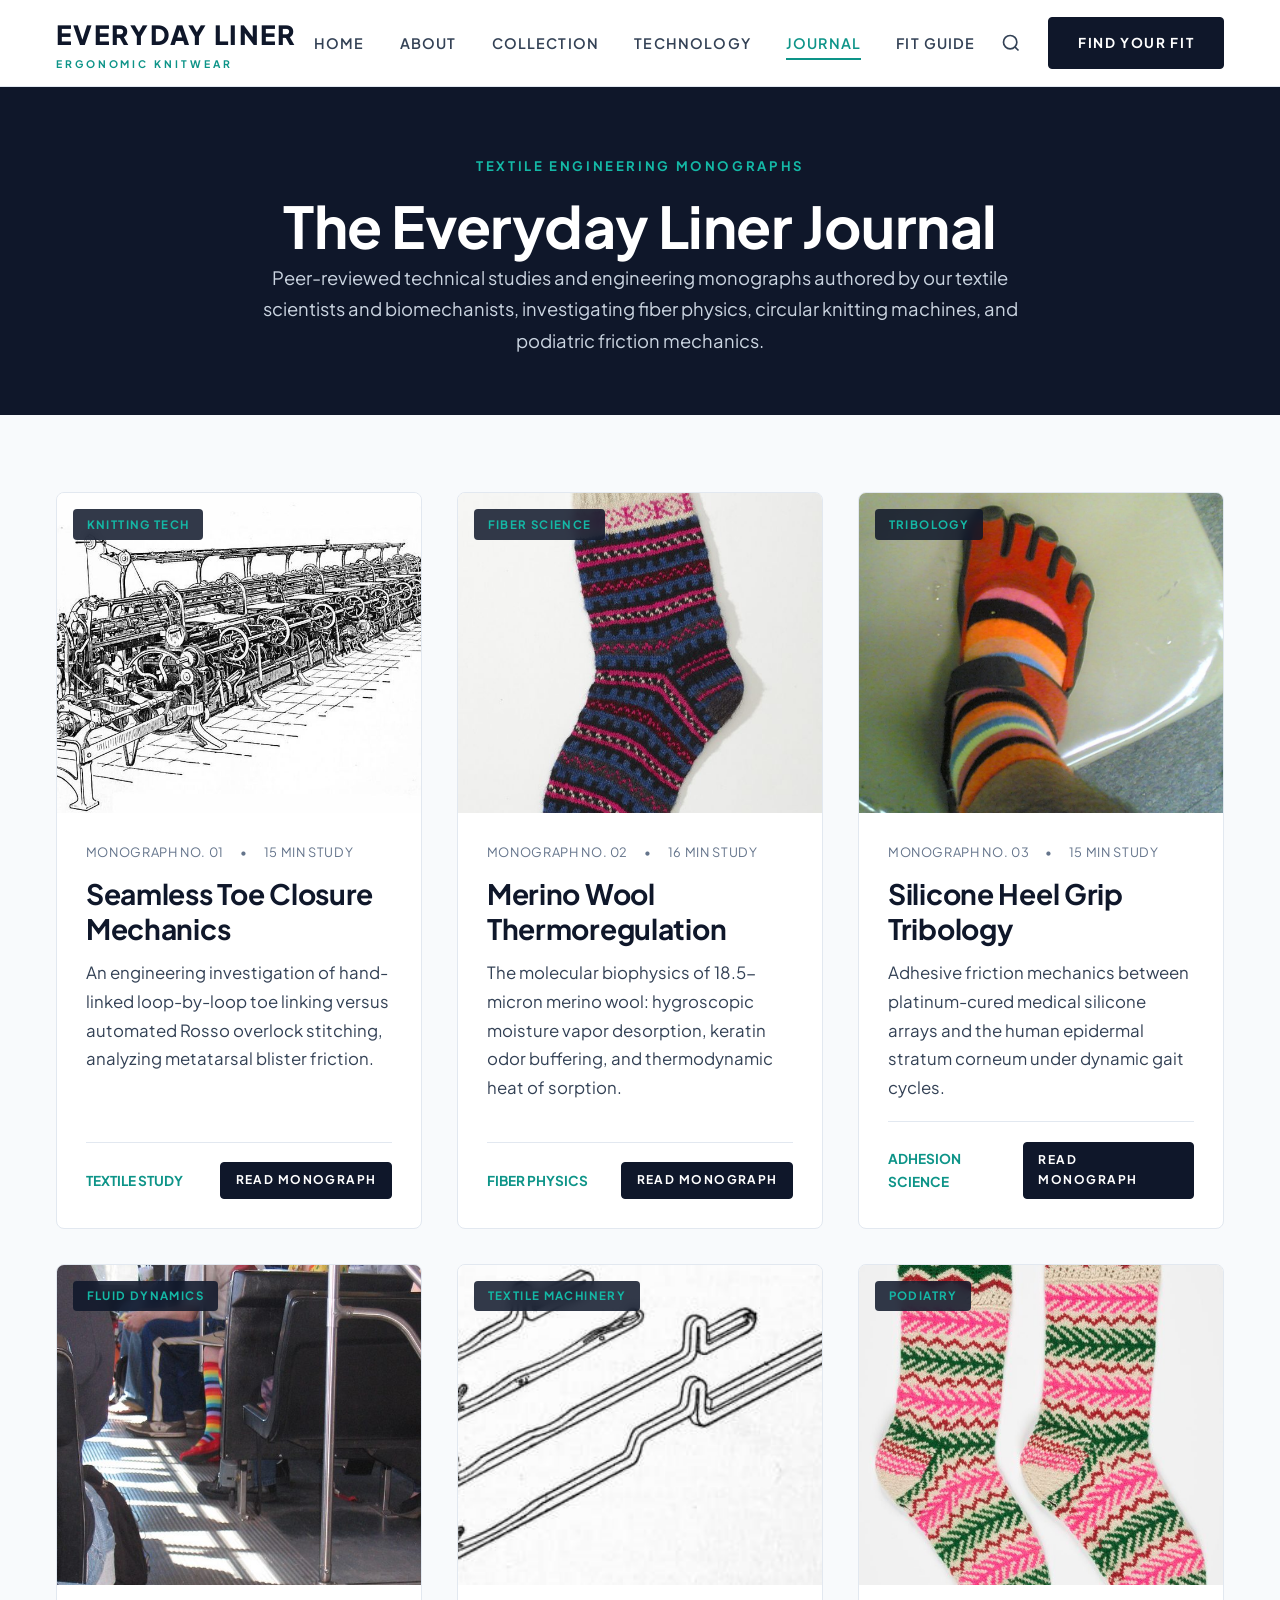
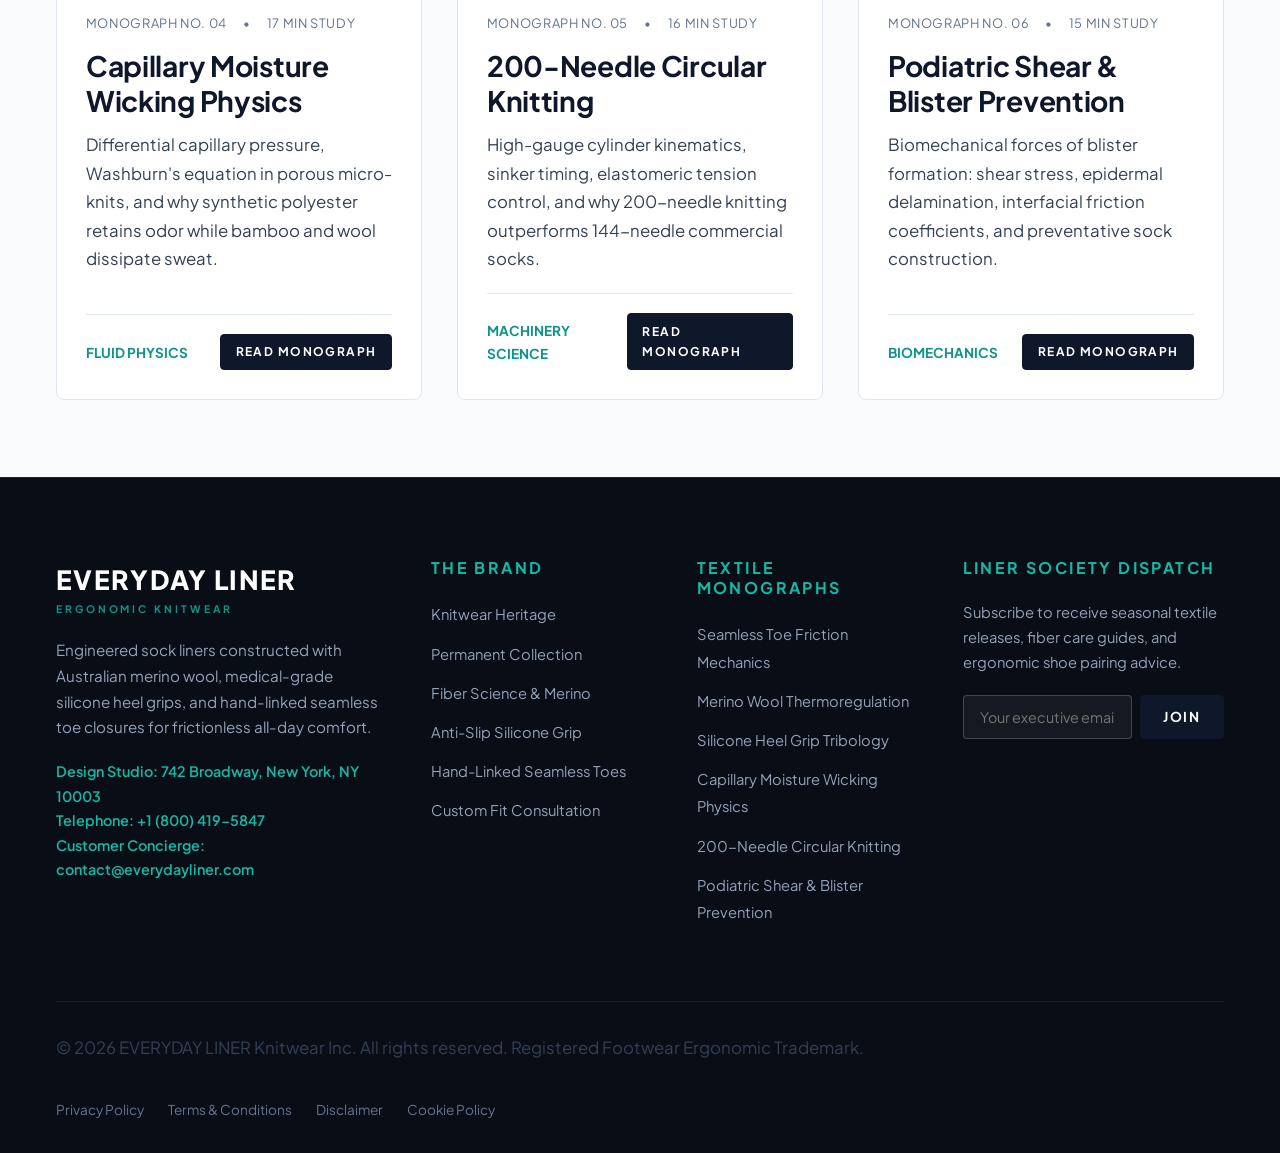
<file: blog/index.html>
<!DOCTYPE html>
<html lang="en">
<head>
  <meta charset="UTF-8">
  <meta name="viewport" content="width=device-width, initial-scale=1.0">
  <title>Textile Journal &amp; Sock Engineering Monographs | EVERYDAY LINER</title>
  <meta name="description" content="Explore scholarly technical monographs on circular knitting gauge, seamless toe linking, silicone adhesion tribology, and merino wool fiber science.">
  <link rel="canonical" href="https://everydayliner.com/blog/index.html">
  <link rel="stylesheet" href="../assets/css/style.css?v=1.0">
  <link rel="preconnect" href="https://fonts.googleapis.com">
  <link rel="preconnect" href="https://fonts.gstatic.com" crossorigin>
  <link href="https://fonts.googleapis.com/css2?family=Plus+Jakarta+Sans:wght@300;400;500;600;700;800&family=Playfair+Display:ital,wght@0,500;0,600;0,700;1,400&display=swap" rel="stylesheet">
  <!-- Google Analytics (GA4) -->
<script async src="https://www.googletagmanager.com/gtag/js?id=G-0LY0HY7L01"></script>
<script>
  window.dataLayer = window.dataLayer || [];
  function gtag(){dataLayer.push(arguments);}
  gtag('js', new Date());
  gtag('config', 'G-0LY0HY7L01');
</script>
</head>
<body>

<header class="site-header">
  <div class="container header-inner">
    <a href="../index.html" class="brand-logo" aria-label="Everyday Liner Homepage">
      <span class="brand-title">EVERYDAY LINER</span>
      <span class="brand-tagline">ERGONOMIC KNITWEAR</span>
    </a>

    <nav class="main-navigation" aria-label="Primary Navigation">
      <ul class="nav-links">
        <li><a href="../index.html" class="nav-link">Home</a></li>
        <li><a href="../about.html" class="nav-link">About</a></li>
        <li><a href="../index.html#signature-liners" class="nav-link">Collection</a></li>
        <li><a href="../index.html#fiber-science" class="nav-link">Technology</a></li>
        <li><a href="index.html" class="nav-link active">Journal</a></li>
        <li><a href="../contact.html" class="nav-link">Fit Guide</a></li>
        <li class="nav-item-policy"><a href="../privacy-policy.html" class="nav-link">Privacy Policy</a></li>
        <li class="nav-item-policy"><a href="../terms-and-conditions.html" class="nav-link">Terms</a></li>
        <li class="nav-item-policy"><a href="../disclaimer.html" class="nav-link">Disclaimer</a></li>
        <li class="nav-item-policy"><a href="../cookie-policy.html" class="nav-link">Cookie Policy</a></li>
      </ul>
    </nav>

    <div class="header-actions">
      <button class="btn-search" aria-label="Open Search Modal">
        <svg width="20" height="20" viewBox="0 0 24 24" fill="none" stroke="currentColor" stroke-width="2"><circle cx="11" cy="11" r="8"></circle><line x1="21" y1="21" x2="16.65" y2="16.65"></line></svg>
      </button>
      <a href="../contact.html" class="btn-primary">Find Your Fit</a>
      <button class="mobile-toggle" aria-label="Toggle Mobile Navigation">
        <span></span>
        <span></span>
        <span></span>
      </button>
    </div>
  </div>
</header>

<main>
  <section class="section" style="padding-top: 4rem; padding-bottom: 2.5rem; background: #0f172a; color: #ffffff;">
    <div class="container" style="text-align: center; max-width: 850px;">
      <span class="subheading" style="color: var(--secondary-light);">Textile Engineering Monographs</span>
      <h1 style="color: #ffffff;">The Everyday Liner Journal</h1>
      <p style="font-size: 1.15rem; color: #cbd5e1;">
        Peer-reviewed technical studies and engineering monographs authored by our textile scientists and biomechanists, investigating fiber physics, circular knitting machines, and podiatric friction mechanics.
      </p>
    </div>
  </section>

  <section class="section">
    <div class="container">
      <div class="grid-3">
        <!-- Monograph 1 -->
        <article class="parcel-card">
          <div class="parcel-img-wrap">
            <img src="../assets/images/blog-seamless-toe.jpg" alt="Historical diagram of hosiery circular knitting and seamless toe links" width="1200" height="800">
            <span class="parcel-tag">Knitting Tech</span>
          </div>
          <div class="parcel-body">
            <div class="parcel-specs">
              <span>Monograph No. 01</span>
              <span>&bull;</span>
              <span>15 Min Study</span>
            </div>
            <h3>Seamless Toe Closure Mechanics</h3>
            <p>An engineering investigation of hand-linked loop-by-loop toe linking versus automated Rosso overlock stitching, analyzing metatarsal blister friction.</p>
            <div class="parcel-footer">
              <span style="font-size: 0.85rem; color: var(--secondary); font-weight: 700; text-transform: uppercase;">Textile Study</span>
              <a href="seamless-toe-closure-friction-mechanics.html" class="btn-primary" style="padding: 0.45rem 0.9rem; font-size: 0.75rem;">Read Monograph</a>
            </div>
          </div>
        </article>

        <!-- Monograph 2 -->
        <article class="parcel-card">
          <div class="parcel-img-wrap">
            <img src="../assets/images/blog-merino-thermo.jpg" alt="Vintage knitted woollen sock displaying textured fiber density" width="1200" height="800">
            <span class="parcel-tag">Fiber Science</span>
          </div>
          <div class="parcel-body">
            <div class="parcel-specs">
              <span>Monograph No. 02</span>
              <span>&bull;</span>
              <span>16 Min Study</span>
            </div>
            <h3>Merino Wool Thermoregulation</h3>
            <p>The molecular biophysics of 18.5-micron merino wool: hygroscopic moisture vapor desorption, keratin odor buffering, and thermodynamic heat of sorption.</p>
            <div class="parcel-footer">
              <span style="font-size: 0.85rem; color: var(--secondary); font-weight: 700; text-transform: uppercase;">Fiber Physics</span>
              <a href="merino-wool-thermoregulation-fibers.html" class="btn-primary" style="padding: 0.45rem 0.9rem; font-size: 0.75rem;">Read Monograph</a>
            </div>
          </div>
        </article>

        <!-- Monograph 3 -->
        <article class="parcel-card">
          <div class="parcel-img-wrap">
            <img src="../assets/images/blog-silicone-heel-grip.jpg" alt="Ergonomic foot and toe shoe demonstrating anatomical heel grip" width="1200" height="800">
            <span class="parcel-tag">Tribology</span>
          </div>
          <div class="parcel-body">
            <div class="parcel-specs">
              <span>Monograph No. 03</span>
              <span>&bull;</span>
              <span>15 Min Study</span>
            </div>
            <h3>Silicone Heel Grip Tribology</h3>
            <p>Adhesive friction mechanics between platinum-cured medical silicone arrays and the human epidermal stratum corneum under dynamic gait cycles.</p>
            <div class="parcel-footer">
              <span style="font-size: 0.85rem; color: var(--secondary); font-weight: 700; text-transform: uppercase;">Adhesion Science</span>
              <a href="silicone-heel-grip-tribology-adhesion.html" class="btn-primary" style="padding: 0.45rem 0.9rem; font-size: 0.75rem;">Read Monograph</a>
            </div>
          </div>
        </article>

        <!-- Monograph 4 -->
        <article class="parcel-card">
          <div class="parcel-img-wrap">
            <img src="../assets/images/blog-moisture-wicking.jpg" alt="Rainbow colored socks on commuter bus showing moisture management" width="1200" height="800">
            <span class="parcel-tag">Fluid Dynamics</span>
          </div>
          <div class="parcel-body">
            <div class="parcel-specs">
              <span>Monograph No. 04</span>
              <span>&bull;</span>
              <span>17 Min Study</span>
            </div>
            <h3>Capillary Moisture Wicking Physics</h3>
            <p>Differential capillary pressure, Washburn's equation in porous micro-knits, and why synthetic polyester retains odor while bamboo and wool dissipate sweat.</p>
            <div class="parcel-footer">
              <span style="font-size: 0.85rem; color: var(--secondary); font-weight: 700; text-transform: uppercase;">Fluid Physics</span>
              <a href="moisture-wicking-capillary-knit-physics.html" class="btn-primary" style="padding: 0.45rem 0.9rem; font-size: 0.75rem;">Read Monograph</a>
            </div>
          </div>
        </article>

        <!-- Monograph 5 -->
        <article class="parcel-card">
          <div class="parcel-img-wrap">
            <img src="../assets/images/blog-circular-knitting.jpg" alt="Detailed diagram of circular knitting machine cylinder needles" width="1200" height="800">
            <span class="parcel-tag">Textile Machinery</span>
          </div>
          <div class="parcel-body">
            <div class="parcel-specs">
              <span>Monograph No. 05</span>
              <span>&bull;</span>
              <span>16 Min Study</span>
            </div>
            <h3>200-Needle Circular Knitting</h3>
            <p>High-gauge cylinder kinematics, sinker timing, elastomeric tension control, and why 200-needle knitting outperforms 144-needle commercial socks.</p>
            <div class="parcel-footer">
              <span style="font-size: 0.85rem; color: var(--secondary); font-weight: 700; text-transform: uppercase;">Machinery Science</span>
              <a href="circular-knitting-gauge-elastic-recovery.html" class="btn-primary" style="padding: 0.45rem 0.9rem; font-size: 0.75rem;">Read Monograph</a>
            </div>
          </div>
        </article>

        <!-- Monograph 6 -->
        <article class="parcel-card">
          <div class="parcel-img-wrap">
            <img src="../assets/images/blog-blister-prevention.jpg" alt="Traditional Estonian woollen socks with textured toe and heel weave" width="1200" height="800">
            <span class="parcel-tag">Podiatry</span>
          </div>
          <div class="parcel-body">
            <div class="parcel-specs">
              <span>Monograph No. 06</span>
              <span>&bull;</span>
              <span>15 Min Study</span>
            </div>
            <h3>Podiatric Shear &amp; Blister Prevention</h3>
            <p>Biomechanical forces of blister formation: shear stress, epidermal delamination, interfacial friction coefficients, and preventative sock construction.</p>
            <div class="parcel-footer">
              <span style="font-size: 0.85rem; color: var(--secondary); font-weight: 700; text-transform: uppercase;">Biomechanics</span>
              <a href="blister-prevention-podiatric-shear-stresses.html" class="btn-primary" style="padding: 0.45rem 0.9rem; font-size: 0.75rem;">Read Monograph</a>
            </div>
          </div>
        </article>
      </div>
    </div>
  </section>
</main>

<footer class="site-footer">
  <div class="container">
    <div class="footer-grid">
      <div class="footer-col">
        <div class="brand-logo" style="margin-bottom: 1.2rem;">
          <span class="brand-title" style="color: #ffffff;">EVERYDAY LINER</span>
          <span class="brand-tagline">ERGONOMIC KNITWEAR</span>
        </div>
        <p style="color: #94a3b8; font-size: 0.95rem; max-width: 340px;">
          Engineered sock liners constructed with Australian merino wool, medical-grade silicone heel grips, and hand-linked seamless toe closures for frictionless all-day comfort.
        </p>
        <p style="color: var(--secondary-light); font-size: 0.9rem; font-weight: 600;">
          Design Studio: 742 Broadway, New York, NY 10003<br>
          Telephone: +1 (800) 419-5847<br>
          Customer Concierge: contact@everydayliner.com
        </p>
      </div>

      <div class="footer-col">
        <h4>The Brand</h4>
        <ul class="footer-links">
          <li><a href="../about.html">Knitwear Heritage</a></li>
          <li><a href="../index.html#signature-liners">Permanent Collection</a></li>
          <li><a href="../index.html#fiber-science">Fiber Science &amp; Merino</a></li>
          <li><a href="../index.html#heel-grip-tech">Anti-Slip Silicone Grip</a></li>
          <li><a href="../index.html#seamless-toe-tech">Hand-Linked Seamless Toes</a></li>
          <li><a href="../contact.html">Custom Fit Consultation</a></li>
        </ul>
      </div>

      <div class="footer-col">
        <h4>Textile Monographs</h4>
        <ul class="footer-links">
          <li><a href="seamless-toe-closure-friction-mechanics.html">Seamless Toe Friction Mechanics</a></li>
          <li><a href="merino-wool-thermoregulation-fibers.html">Merino Wool Thermoregulation</a></li>
          <li><a href="silicone-heel-grip-tribology-adhesion.html">Silicone Heel Grip Tribology</a></li>
          <li><a href="moisture-wicking-capillary-knit-physics.html">Capillary Moisture Wicking Physics</a></li>
          <li><a href="circular-knitting-gauge-elastic-recovery.html">200-Needle Circular Knitting</a></li>
          <li><a href="blister-prevention-podiatric-shear-stresses.html">Podiatric Shear &amp; Blister Prevention</a></li>
        </ul>
      </div>

      <div class="footer-col">
        <h4>Liner Society Dispatch</h4>
        <p style="color: #94a3b8; font-size: 0.92rem;">Subscribe to receive seasonal textile releases, fiber care guides, and ergonomic shoe pairing advice.</p>
        <form style="display: flex; gap: 0.5rem; margin-top: 1rem;" onsubmit="event.preventDefault(); alert('Thank you for subscribing to Everyday Liner.'); this.reset();">
          <input type="email" placeholder="Your executive email" required style="padding: 0.75rem 1rem; border-radius: 4px; border: 1px solid rgba(255,255,255,0.2); background: rgba(255,255,255,0.05); color: #fff; width: 100%; outline: none; font-size: 0.9rem;">
          <button type="submit" class="btn-primary" style="padding: 0.75rem 1.4rem; white-space: nowrap;">Join</button>
        </form>
      </div>
    </div>

    <div class="footer-bottom">
      <p>&copy; 2026 EVERYDAY LINER Knitwear Inc. All rights reserved. Registered Footwear Ergonomic Trademark.</p>
      <nav class="footer-policy-nav" aria-label="Legal Navigation">
        <a href="../privacy-policy.html">Privacy Policy</a>
        <a href="../terms-and-conditions.html">Terms &amp; Conditions</a>
        <a href="../disclaimer.html">Disclaimer</a>
        <a href="../cookie-policy.html">Cookie Policy</a>
      </nav>
    </div>
  </div>
</footer>

<!-- Mobile Drawer Overlay & Sliding Navigation Menu -->
<div class="mobile-drawer-overlay"></div>
<aside class="mobile-drawer" aria-label="Mobile Menu">
  <div class="mobile-drawer-header">
    <div class="brand-logo">
      <span class="brand-title" style="font-size: 1.25rem;">EVERYDAY LINER</span>
      <span class="brand-tagline">ERGONOMIC SOCKS</span>
    </div>
    <button class="mobile-drawer-close" aria-label="Close menu">&times;</button>
  </div>
  <ul class="mobile-nav-list">
    <li><a href="../index.html" class="mobile-nav-link">Home</a></li>
    <li><a href="../about.html" class="mobile-nav-link">About The Brand</a></li>
    <li><a href="../index.html#signature-liners" class="mobile-nav-link">Liner Collection</a></li>
    <li><a href="../index.html#fiber-science" class="mobile-nav-link">Textile Technology</a></li>
    <li><a href="index.html" class="mobile-nav-link">Textile Journal</a></li>
    <li><a href="../contact.html" class="mobile-nav-link">Fit Consultation</a></li>
    <li><a href="../privacy-policy.html" class="mobile-nav-link">Privacy Policy</a></li>
    <li><a href="../terms-and-conditions.html" class="mobile-nav-link">Terms &amp; Conditions</a></li>
    <li><a href="../disclaimer.html" class="mobile-nav-link">Disclaimer</a></li>
    <li><a href="../cookie-policy.html" class="mobile-nav-link">Cookie Policy</a></li>
  </ul>
  <div class="mobile-drawer-footer">
    <p>Direct Concierge: <strong>contact@everydayliner.com</strong></p>
    <p>742 Broadway, New York, NY 10003</p>
  </div>
</aside>

<!-- Search Modal -->
<div class="search-modal" role="dialog" aria-modal="true" aria-label="Site Search">
  <div class="search-dialog">
    <button class="search-dialog-close" aria-label="Close search">&times;</button>
    <h3 style="font-family: var(--font-display); color: var(--primary);">Search Liner Catalog &amp; Science</h3>
    <p style="color: var(--neutral-muted); font-size: 0.95rem;">Search merino wool liners, no-show cuts, silicone grips, or podiatric sizing.</p>
    <div class="search-input-group">
      <input type="text" class="search-input" placeholder="e.g., Merino no-show, Loafer liner, Silicone grip, Seamless toe...">
      <button class="btn-primary" onclick="alert('Searching catalog for inquiry...');">Search</button>
    </div>
  </div>
</div>

<button class="back-to-top" aria-label="Scroll back to top">&#8593;</button>


<script src="../assets/js/main.js?v=1.0"></script>
</body>
</html>
</file>
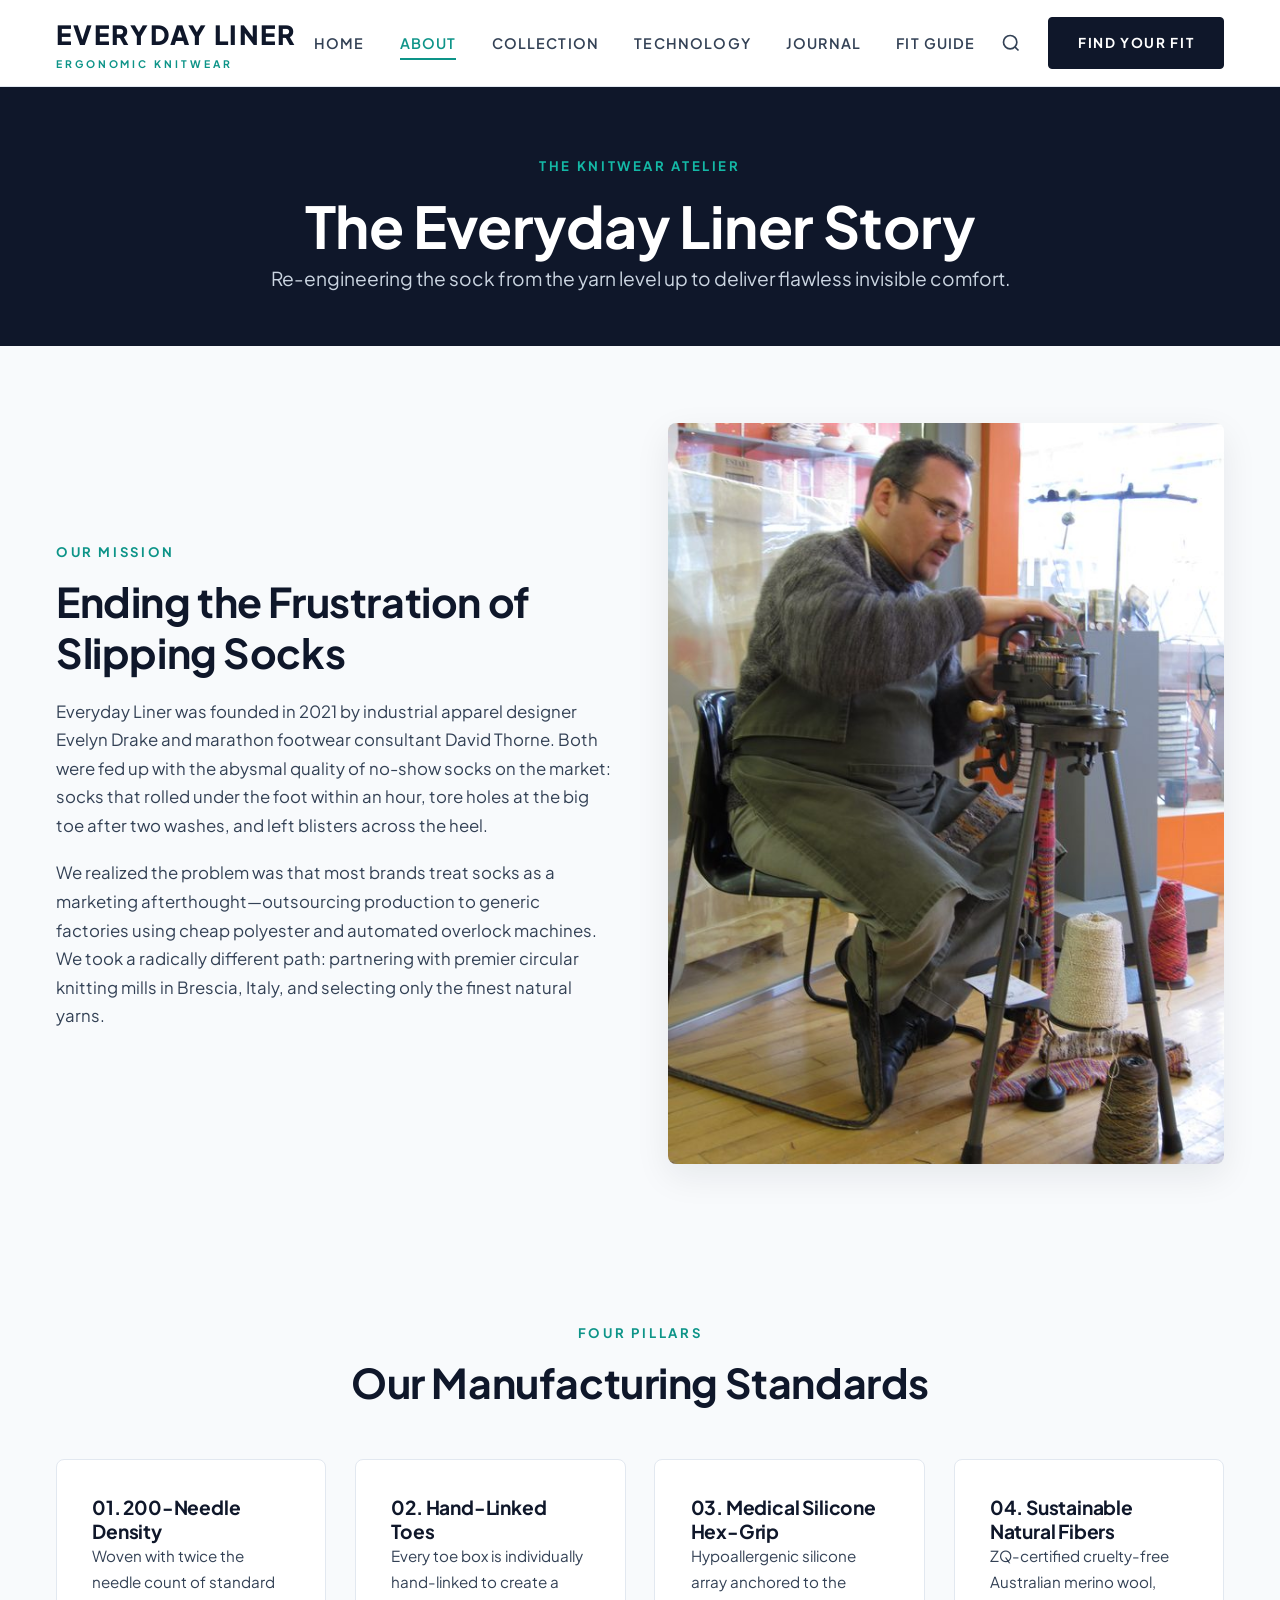
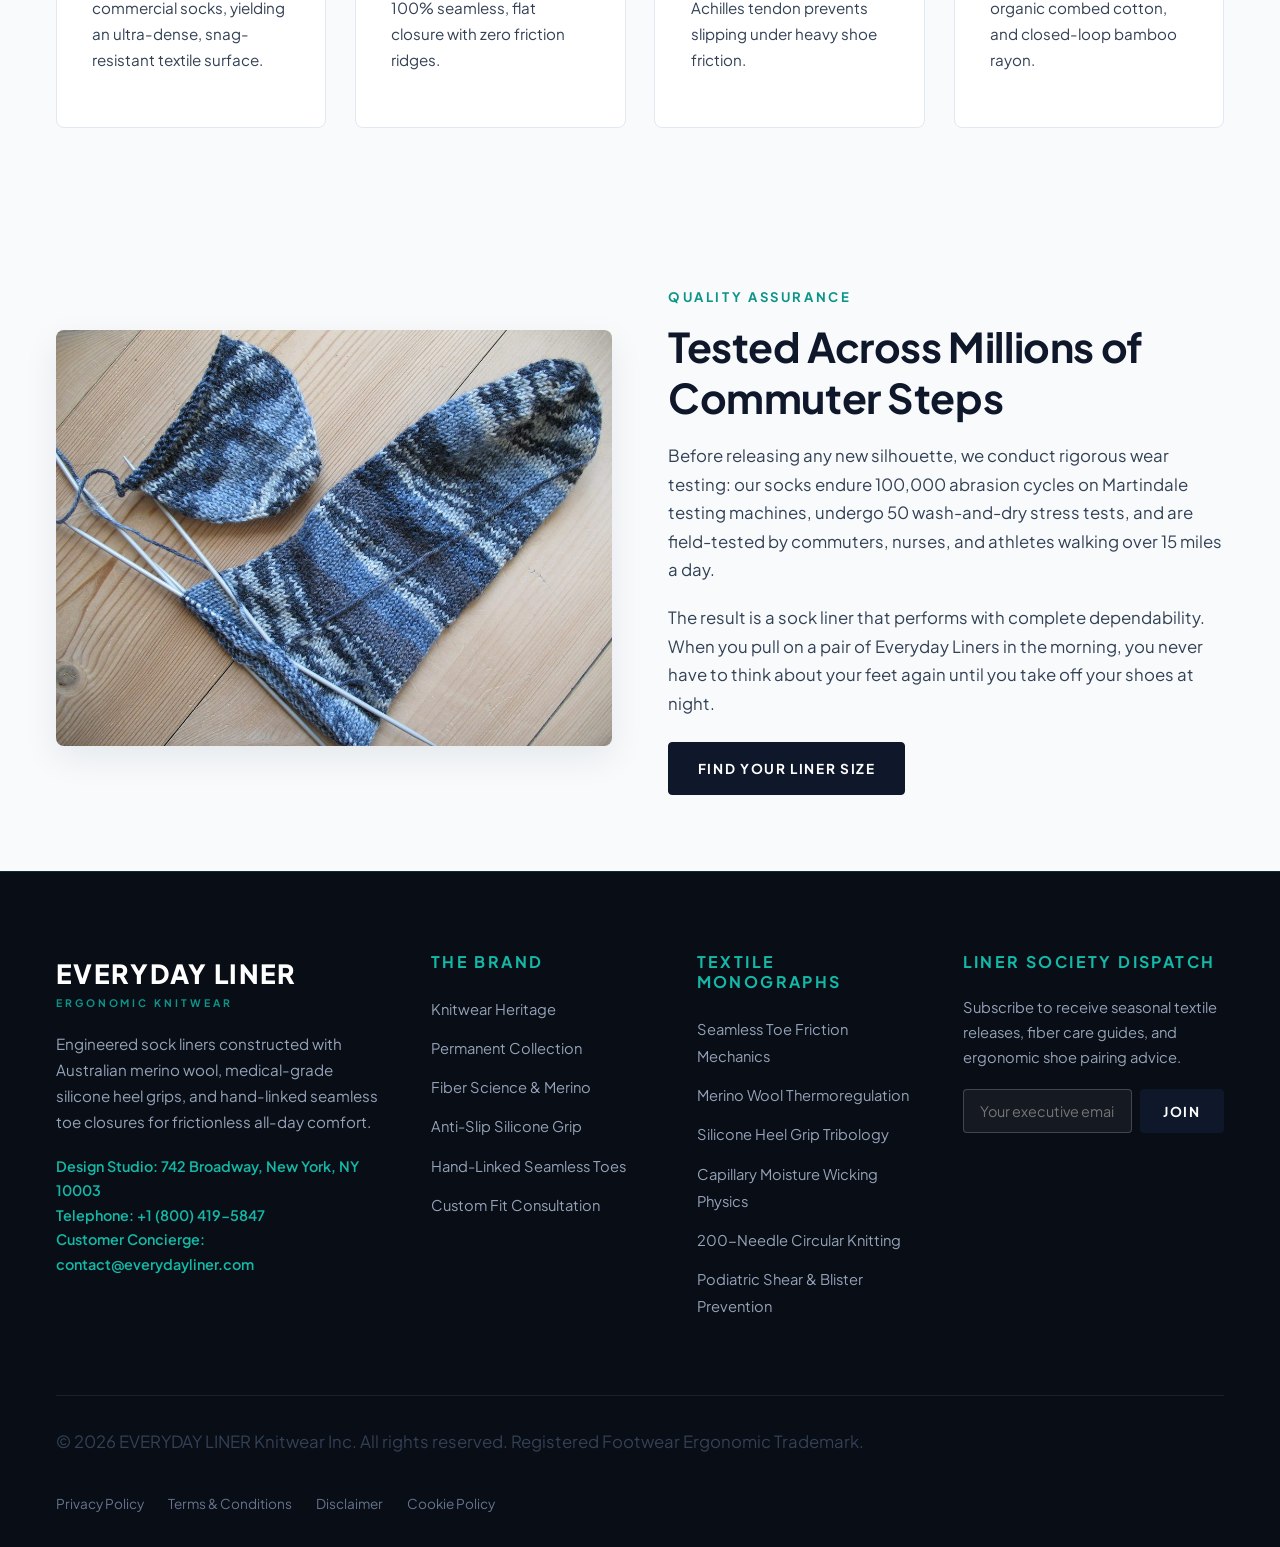
<file: about.html>
<!DOCTYPE html>
<html lang="en">
<head>
  <meta charset="UTF-8">
  <meta name="viewport" content="width=device-width, initial-scale=1.0">
  <title>About The Brand | EVERYDAY LINER Ergonomic Knitwear</title>
  <meta name="description" content="Discover the origins, podiatric research, and circular knitting technology behind Everyday Liner performance sock engineering.">
  <link rel="canonical" href="https://everydayliner.com/about.html">
  <link rel="stylesheet" href="assets/css/style.css?v=1.0">
  <link rel="preconnect" href="https://fonts.googleapis.com">
  <link rel="preconnect" href="https://fonts.gstatic.com" crossorigin>
  <link href="https://fonts.googleapis.com/css2?family=Plus+Jakarta+Sans:wght@300;400;500;600;700;800&family=Playfair+Display:ital,wght@0,500;0,600;0,700;1,400&display=swap" rel="stylesheet">
  <!-- Google Analytics (GA4) -->
<script async src="https://www.googletagmanager.com/gtag/js?id=G-0LY0HY7L01"></script>
<script>
  window.dataLayer = window.dataLayer || [];
  function gtag(){dataLayer.push(arguments);}
  gtag('js', new Date());
  gtag('config', 'G-0LY0HY7L01');
</script>
</head>
<body>

<header class="site-header">
  <div class="container header-inner">
    <a href="index.html" class="brand-logo" aria-label="Everyday Liner Homepage">
      <span class="brand-title">EVERYDAY LINER</span>
      <span class="brand-tagline">ERGONOMIC KNITWEAR</span>
    </a>

    <nav class="main-navigation" aria-label="Primary Navigation">
      <ul class="nav-links">
        <li><a href="index.html" class="nav-link ">Home</a></li>
        <li><a href="about.html" class="nav-link active">About</a></li>
        <li><a href="index.html#signature-liners" class="nav-link ">Collection</a></li>
        <li><a href="index.html#fiber-science" class="nav-link ">Technology</a></li>
        <li><a href="blog/index.html" class="nav-link ">Journal</a></li>
        <li><a href="contact.html" class="nav-link ">Fit Guide</a></li>
        <!-- Policy links strictly hidden on desktop via CSS .nav-item-policy -->
        <li class="nav-item-policy"><a href="privacy-policy.html" class="nav-link">Privacy Policy</a></li>
        <li class="nav-item-policy"><a href="terms-and-conditions.html" class="nav-link">Terms</a></li>
        <li class="nav-item-policy"><a href="disclaimer.html" class="nav-link">Disclaimer</a></li>
        <li class="nav-item-policy"><a href="cookie-policy.html" class="nav-link">Cookie Policy</a></li>
      </ul>
    </nav>

    <div class="header-actions">
      <button class="btn-search" aria-label="Open Search Modal">
        <svg width="20" height="20" viewBox="0 0 24 24" fill="none" stroke="currentColor" stroke-width="2"><circle cx="11" cy="11" r="8"></circle><line x1="21" y1="21" x2="16.65" y2="16.65"></line></svg>
      </button>
      <a href="contact.html" class="btn-primary">Find Your Fit</a>
      <button class="mobile-toggle" aria-label="Toggle Mobile Navigation">
        <span></span>
        <span></span>
        <span></span>
      </button>
    </div>
  </div>
</header>

<main>
  <section class="section" style="padding-top: 4rem; padding-bottom: 2rem; background: #0f172a; color: #ffffff;">
    <div class="container text-center" style="text-align: center; max-width: 800px;">
      <span class="subheading" style="color: var(--secondary-light);">The Knitwear Atelier</span>
      <h1 style="color: #ffffff;">The Everyday Liner Story</h1>
      <p style="font-size: 1.2rem; color: #cbd5e1;">Re-engineering the sock from the yarn level up to deliver flawless invisible comfort.</p>
    </div>
  </section>

  <section class="section">
    <div class="container">
      <div class="grid-2">
        <div>
          <span class="subheading">Our Mission</span>
          <h2>Ending the Frustration of Slipping Socks</h2>
          <p>
            Everyday Liner was founded in 2021 by industrial apparel designer Evelyn Drake and marathon footwear consultant David Thorne. Both were fed up with the abysmal quality of no-show socks on the market: socks that rolled under the foot within an hour, tore holes at the big toe after two washes, and left blisters across the heel.
          </p>
          <p>
            We realized the problem was that most brands treat socks as a marketing afterthought—outsourcing production to generic factories using cheap polyester and automated overlock machines. We took a radically different path: partnering with premier circular knitting mills in Brescia, Italy, and selecting only the finest natural yarns.
          </p>
        </div>
        <div>
          <img src="assets/images/sock-knitting-machine.jpg" alt="Precision circular sock knitting machine cylinder needles" style="border-radius: var(--radius-md); box-shadow: var(--shadow-medium);" width="1200" height="800">
        </div>
      </div>
    </div>
  </section>

  <section class="section section-alt">
    <div class="container">
      <div class="section-header">
        <span class="subheading">Four Pillars</span>
        <h2>Our Manufacturing Standards</h2>
      </div>
      <div class="grid-4">
        <div class="pillar-card">
          <h4>01. 200-Needle Density</h4>
          <p style="font-size: 0.95rem;">Woven with twice the needle count of standard commercial socks, yielding an ultra-dense, snag-resistant textile surface.</p>
        </div>
        <div class="pillar-card">
          <h4>02. Hand-Linked Toes</h4>
          <p style="font-size: 0.95rem;">Every toe box is individually hand-linked to create a 100% seamless, flat closure with zero friction ridges.</p>
        </div>
        <div class="pillar-card">
          <h4>03. Medical Silicone Hex-Grip</h4>
          <p style="font-size: 0.95rem;">Hypoallergenic silicone array anchored to the Achilles tendon prevents slipping under heavy shoe friction.</p>
        </div>
        <div class="pillar-card">
          <h4>04. Sustainable Natural Fibers</h4>
          <p style="font-size: 0.95rem;">ZQ-certified cruelty-free Australian merino wool, organic combed cotton, and closed-loop bamboo rayon.</p>
        </div>
      </div>
    </div>
  </section>

  <section class="section">
    <div class="container">
      <div class="grid-2">
        <div>
          <img src="assets/images/knitting-in-progress.jpg" alt="Artisan inspecting knitted sock textile in progress" style="border-radius: var(--radius-md); box-shadow: var(--shadow-medium);" width="1200" height="800">
        </div>
        <div>
          <span class="subheading">Quality Assurance</span>
          <h2>Tested Across Millions of Commuter Steps</h2>
          <p>
            Before releasing any new silhouette, we conduct rigorous wear testing: our socks endure 100,000 abrasion cycles on Martindale testing machines, undergo 50 wash-and-dry stress tests, and are field-tested by commuters, nurses, and athletes walking over 15 miles a day.
          </p>
          <p>
            The result is a sock liner that performs with complete dependability. When you pull on a pair of Everyday Liners in the morning, you never have to think about your feet again until you take off your shoes at night.
          </p>
          <div style="margin-top: 1.5rem;">
            <a href="contact.html" class="btn-primary">Find Your Liner Size</a>
          </div>
        </div>
      </div>
    </div>
  </section>
</main>

<footer class="site-footer">
  <div class="container">
    <div class="footer-grid">
      <div class="footer-col">
        <div class="brand-logo" style="margin-bottom: 1.2rem;">
          <span class="brand-title" style="color: #ffffff;">EVERYDAY LINER</span>
          <span class="brand-tagline">ERGONOMIC KNITWEAR</span>
        </div>
        <p style="color: #94a3b8; font-size: 0.95rem; max-width: 340px;">
          Engineered sock liners constructed with Australian merino wool, medical-grade silicone heel grips, and hand-linked seamless toe closures for frictionless all-day comfort.
        </p>
        <p style="color: var(--secondary-light); font-size: 0.9rem; font-weight: 600;">
          Design Studio: 742 Broadway, New York, NY 10003<br>
          Telephone: +1 (800) 419-5847<br>
          Customer Concierge: contact@everydayliner.com
        </p>
      </div>

      <div class="footer-col">
        <h4>The Brand</h4>
        <ul class="footer-links">
          <li><a href="about.html">Knitwear Heritage</a></li>
          <li><a href="index.html#signature-liners">Permanent Collection</a></li>
          <li><a href="index.html#fiber-science">Fiber Science &amp; Merino</a></li>
          <li><a href="index.html#heel-grip-tech">Anti-Slip Silicone Grip</a></li>
          <li><a href="index.html#seamless-toe-tech">Hand-Linked Seamless Toes</a></li>
          <li><a href="contact.html">Custom Fit Consultation</a></li>
        </ul>
      </div>

      <div class="footer-col">
        <h4>Textile Monographs</h4>
        <ul class="footer-links">
          <li><a href="blog/seamless-toe-closure-friction-mechanics.html">Seamless Toe Friction Mechanics</a></li>
          <li><a href="blog/merino-wool-thermoregulation-fibers.html">Merino Wool Thermoregulation</a></li>
          <li><a href="blog/silicone-heel-grip-tribology-adhesion.html">Silicone Heel Grip Tribology</a></li>
          <li><a href="blog/moisture-wicking-capillary-knit-physics.html">Capillary Moisture Wicking Physics</a></li>
          <li><a href="blog/circular-knitting-gauge-elastic-recovery.html">200-Needle Circular Knitting</a></li>
          <li><a href="blog/blister-prevention-podiatric-shear-stresses.html">Podiatric Shear &amp; Blister Prevention</a></li>
        </ul>
      </div>

      <div class="footer-col">
        <h4>Liner Society Dispatch</h4>
        <p style="color: #94a3b8; font-size: 0.92rem;">Subscribe to receive seasonal textile releases, fiber care guides, and ergonomic shoe pairing advice.</p>
        <form style="display: flex; gap: 0.5rem; margin-top: 1rem;" onsubmit="event.preventDefault(); alert('Thank you for subscribing to Everyday Liner.'); this.reset();">
          <input type="email" placeholder="Your executive email" required style="padding: 0.75rem 1rem; border-radius: 4px; border: 1px solid rgba(255,255,255,0.2); background: rgba(255,255,255,0.05); color: #fff; width: 100%; outline: none; font-size: 0.9rem;">
          <button type="submit" class="btn-primary" style="padding: 0.75rem 1.4rem; white-space: nowrap;">Join</button>
        </form>
      </div>
    </div>

    <div class="footer-bottom">
      <p>&copy; 2026 EVERYDAY LINER Knitwear Inc. All rights reserved. Registered Footwear Ergonomic Trademark.</p>
      <nav class="footer-policy-nav" aria-label="Legal Navigation">
        <a href="privacy-policy.html">Privacy Policy</a>
        <a href="terms-and-conditions.html">Terms &amp; Conditions</a>
        <a href="disclaimer.html">Disclaimer</a>
        <a href="cookie-policy.html">Cookie Policy</a>
      </nav>
    </div>
  </div>
</footer>

<!-- Mobile Drawer Overlay & Sliding Navigation Menu -->
<div class="mobile-drawer-overlay"></div>
<aside class="mobile-drawer" aria-label="Mobile Menu">
  <div class="mobile-drawer-header">
    <div class="brand-logo">
      <span class="brand-title" style="font-size: 1.25rem;">EVERYDAY LINER</span>
      <span class="brand-tagline">ERGONOMIC SOCKS</span>
    </div>
    <button class="mobile-drawer-close" aria-label="Close menu">&times;</button>
  </div>
  <ul class="mobile-nav-list">
    <li><a href="index.html" class="mobile-nav-link">Home</a></li>
    <li><a href="about.html" class="mobile-nav-link">About The Brand</a></li>
    <li><a href="index.html#signature-liners" class="mobile-nav-link">Liner Collection</a></li>
    <li><a href="index.html#fiber-science" class="mobile-nav-link">Textile Technology</a></li>
    <li><a href="blog/index.html" class="mobile-nav-link">Textile Journal</a></li>
    <li><a href="contact.html" class="mobile-nav-link">Fit Consultation</a></li>
    <li><a href="privacy-policy.html" class="mobile-nav-link">Privacy Policy</a></li>
    <li><a href="terms-and-conditions.html" class="mobile-nav-link">Terms &amp; Conditions</a></li>
    <li><a href="disclaimer.html" class="mobile-nav-link">Disclaimer</a></li>
    <li><a href="cookie-policy.html" class="mobile-nav-link">Cookie Policy</a></li>
  </ul>
  <div class="mobile-drawer-footer">
    <p>Direct Concierge: <strong>contact@everydayliner.com</strong></p>
    <p>742 Broadway, New York, NY 10003</p>
  </div>
</aside>

<!-- Search Modal -->
<div class="search-modal" role="dialog" aria-modal="true" aria-label="Site Search">
  <div class="search-dialog">
    <button class="search-dialog-close" aria-label="Close search">&times;</button>
    <h3 style="font-family: var(--font-display); color: var(--primary);">Search Liner Catalog &amp; Science</h3>
    <p style="color: var(--neutral-muted); font-size: 0.95rem;">Search merino wool liners, no-show cuts, silicone grips, or podiatric sizing.</p>
    <div class="search-input-group">
      <input type="text" class="search-input" placeholder="e.g., Merino no-show, Loafer liner, Silicone grip, Seamless toe...">
      <button class="btn-primary" onclick="alert('Searching catalog for inquiry...');">Search</button>
    </div>
  </div>
</div>

<button class="back-to-top" aria-label="Scroll back to top">&#8593;</button>


<script src="assets/js/main.js?v=1.0"></script>
</body>
</html>
</file>
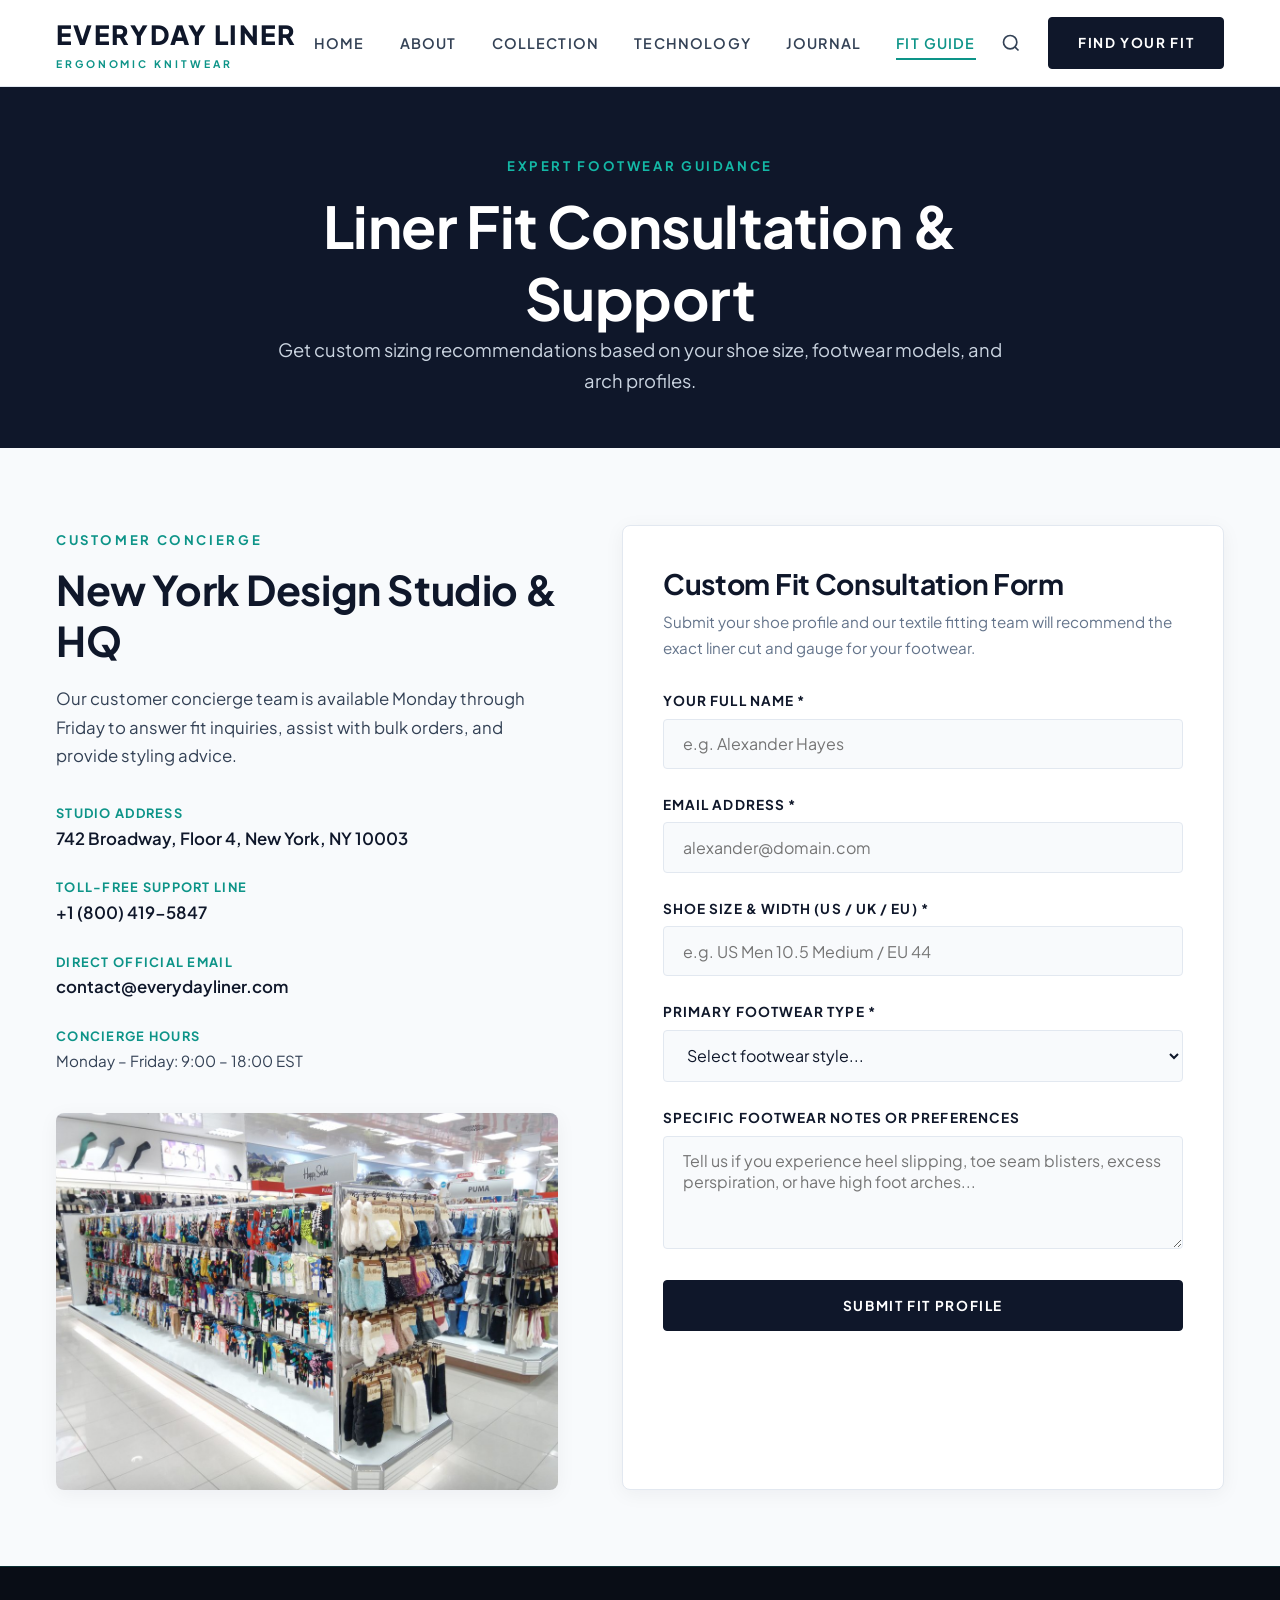
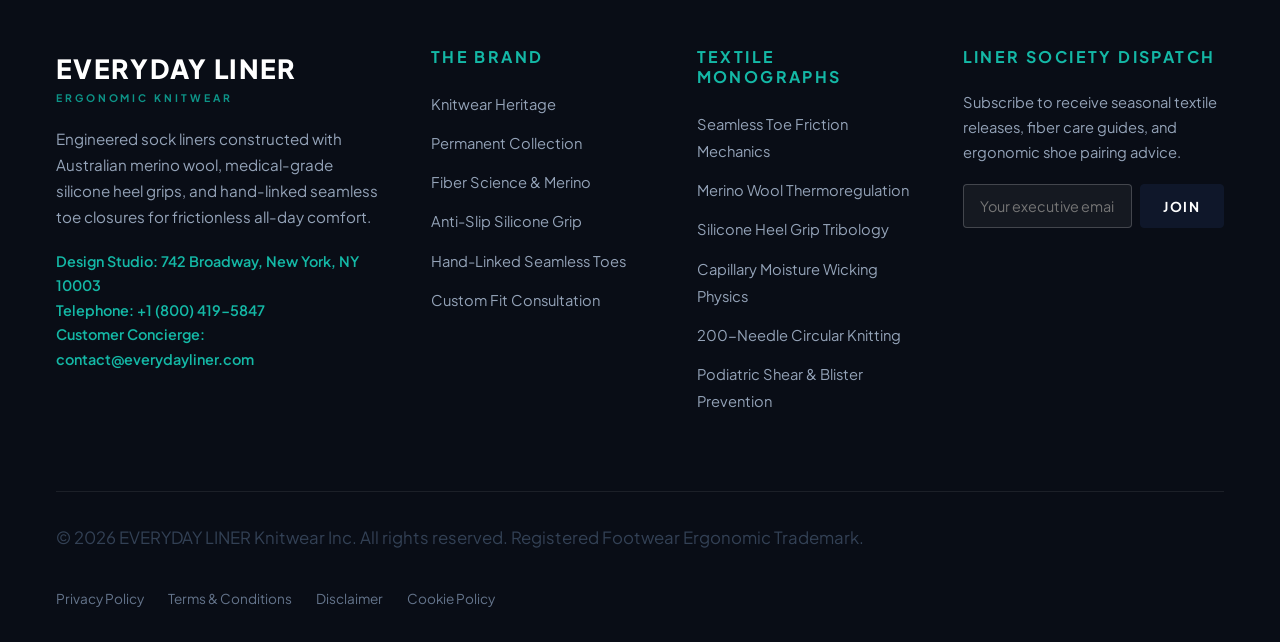
<file: contact.html>
<!DOCTYPE html>
<html lang="en">
<head>
  <meta charset="UTF-8">
  <meta name="viewport" content="width=device-width, initial-scale=1.0">
  <title>Fit Consultation &amp; Concierge | EVERYDAY LINER</title>
  <meta name="description" content="Get personalized sock fit recommendations, inquire about corporate bulk gifting, or contact the Everyday Liner support team.">
  <link rel="canonical" href="https://everydayliner.com/contact.html">
  <link rel="stylesheet" href="assets/css/style.css?v=1.0">
  <link rel="preconnect" href="https://fonts.googleapis.com">
  <link rel="preconnect" href="https://fonts.gstatic.com" crossorigin>
  <link href="https://fonts.googleapis.com/css2?family=Plus+Jakarta+Sans:wght@300;400;500;600;700;800&family=Playfair+Display:ital,wght@0,500;0,600;0,700;1,400&display=swap" rel="stylesheet">
  <!-- Google Analytics (GA4) -->
<script async src="https://www.googletagmanager.com/gtag/js?id=G-0LY0HY7L01"></script>
<script>
  window.dataLayer = window.dataLayer || [];
  function gtag(){dataLayer.push(arguments);}
  gtag('js', new Date());
  gtag('config', 'G-0LY0HY7L01');
</script>
</head>
<body>

<header class="site-header">
  <div class="container header-inner">
    <a href="index.html" class="brand-logo" aria-label="Everyday Liner Homepage">
      <span class="brand-title">EVERYDAY LINER</span>
      <span class="brand-tagline">ERGONOMIC KNITWEAR</span>
    </a>

    <nav class="main-navigation" aria-label="Primary Navigation">
      <ul class="nav-links">
        <li><a href="index.html" class="nav-link ">Home</a></li>
        <li><a href="about.html" class="nav-link ">About</a></li>
        <li><a href="index.html#signature-liners" class="nav-link ">Collection</a></li>
        <li><a href="index.html#fiber-science" class="nav-link ">Technology</a></li>
        <li><a href="blog/index.html" class="nav-link ">Journal</a></li>
        <li><a href="contact.html" class="nav-link active">Fit Guide</a></li>
        <!-- Policy links strictly hidden on desktop via CSS .nav-item-policy -->
        <li class="nav-item-policy"><a href="privacy-policy.html" class="nav-link">Privacy Policy</a></li>
        <li class="nav-item-policy"><a href="terms-and-conditions.html" class="nav-link">Terms</a></li>
        <li class="nav-item-policy"><a href="disclaimer.html" class="nav-link">Disclaimer</a></li>
        <li class="nav-item-policy"><a href="cookie-policy.html" class="nav-link">Cookie Policy</a></li>
      </ul>
    </nav>

    <div class="header-actions">
      <button class="btn-search" aria-label="Open Search Modal">
        <svg width="20" height="20" viewBox="0 0 24 24" fill="none" stroke="currentColor" stroke-width="2"><circle cx="11" cy="11" r="8"></circle><line x1="21" y1="21" x2="16.65" y2="16.65"></line></svg>
      </button>
      <a href="contact.html" class="btn-primary">Find Your Fit</a>
      <button class="mobile-toggle" aria-label="Toggle Mobile Navigation">
        <span></span>
        <span></span>
        <span></span>
      </button>
    </div>
  </div>
</header>

<main>
  <section class="section" style="padding-top: 4rem; padding-bottom: 2rem; background: #0f172a; color: #ffffff;">
    <div class="container text-center" style="text-align: center; max-width: 800px;">
      <span class="subheading" style="color: var(--secondary-light);">Expert Footwear Guidance</span>
      <h1 style="color: #ffffff;">Liner Fit Consultation &amp; Support</h1>
      <p style="font-size: 1.15rem; color: #cbd5e1;">Get custom sizing recommendations based on your shoe size, footwear models, and arch profiles.</p>
    </div>
  </section>

  <section class="section">
    <div class="container">
      <div class="contact-grid">
        <!-- Contact Details -->
        <div>
          <span class="subheading">Customer Concierge</span>
          <h2>New York Design Studio &amp; HQ</h2>
          <p style="margin-bottom: 2rem;">Our customer concierge team is available Monday through Friday to answer fit inquiries, assist with bulk orders, and provide styling advice.</p>

          <div style="display: flex; flex-direction: column; gap: 1.5rem; margin-bottom: 2.5rem;">
            <div>
              <strong style="display: block; font-size: 0.8rem; text-transform: uppercase; color: var(--secondary); letter-spacing: 0.1em;">Studio Address</strong>
              <p style="font-size: 1.05rem; margin: 0; color: var(--primary); font-weight: 600;">742 Broadway, Floor 4, New York, NY 10003</p>
            </div>
            <div>
              <strong style="display: block; font-size: 0.8rem; text-transform: uppercase; color: var(--secondary); letter-spacing: 0.1em;">Toll-Free Support Line</strong>
              <p style="font-size: 1.05rem; margin: 0; color: var(--primary); font-weight: 600;">+1 (800) 419-5847</p>
            </div>
            <div>
              <strong style="display: block; font-size: 0.8rem; text-transform: uppercase; color: var(--secondary); letter-spacing: 0.1em;">Direct Official Email</strong>
              <p style="font-size: 1.05rem; margin: 0; color: var(--primary); font-weight: 600;">contact@everydayliner.com</p>
            </div>
            <div>
              <strong style="display: block; font-size: 0.8rem; text-transform: uppercase; color: var(--secondary); letter-spacing: 0.1em;">Concierge Hours</strong>
              <p style="font-size: 0.95rem; margin: 0; color: var(--neutral-charcoal);">Monday &ndash; Friday: 9:00 &ndash; 18:00 EST</p>
            </div>
          </div>

          <div style="border-radius: var(--radius-md); overflow: hidden; box-shadow: var(--shadow-subtle);">
            <img src="assets/images/huma-socks-store.jpg" alt="Everyday Liner display shelves and sock collection" width="1200" height="800">
          </div>
        </div>

        <!-- Sizing & Consultation Form -->
        <div class="contact-card">
          <h3 style="margin-bottom: 0.5rem;">Custom Fit Consultation Form</h3>
          <p style="font-size: 0.95rem; color: var(--neutral-muted); margin-bottom: 1.8rem;">Submit your shoe profile and our textile fitting team will recommend the exact liner cut and gauge for your footwear.</p>

          <form id="liner-fit-form">
            <div class="form-group">
              <label for="fullName">Your Full Name *</label>
              <input type="text" id="fullName" class="form-control" required placeholder="e.g. Alexander Hayes">
            </div>

            <div class="form-group">
              <label for="emailAddr">Email Address *</label>
              <input type="email" id="emailAddr" class="form-control" required placeholder="alexander@domain.com">
            </div>

            <div class="form-group">
              <label for="shoeSize">Shoe Size &amp; Width (US / UK / EU) *</label>
              <input type="text" id="shoeSize" class="form-control" required placeholder="e.g. US Men 10.5 Medium / EU 44">
            </div>

            <div class="form-group">
              <label for="primaryFootwear">Primary Footwear Type *</label>
              <select id="primaryFootwear" class="form-control" required>
                <option value="" disabled selected>Select footwear style...</option>
                <option value="leather-loafers">Dress Penny / Tassel Loafers (Low Vamp)</option>
                <option value="minimal-sneakers">Low-Top Leather Sneakers (Common Projects, etc.)</option>
                <option value="running-shoes">Athletic Running / Training Shoes</option>
                <option value="boat-shoes">Boat Shoes / Driving Moccasins (Ultra-Low)</option>
                <option value="chelsea-boots">Chelsea / Chukka Boots (Ankle Coverage)</option>
                <option value="multi-purpose">General Multi-Shoe Daily Rotation</option>
              </select>
            </div>

            <div class="form-group">
              <label for="footConcerns">Specific Footwear Notes or Preferences</label>
              <textarea id="footConcerns" class="form-control" rows="4" placeholder="Tell us if you experience heel slipping, toe seam blisters, excess perspiration, or have high foot arches..."></textarea>
            </div>

            <button type="submit" class="btn-primary" style="width: 100%; padding: 1rem;">Submit Fit Profile</button>
            <div id="form-status"></div>
          </form>
        </div>
      </div>
    </div>
  </section>
</main>

<footer class="site-footer">
  <div class="container">
    <div class="footer-grid">
      <div class="footer-col">
        <div class="brand-logo" style="margin-bottom: 1.2rem;">
          <span class="brand-title" style="color: #ffffff;">EVERYDAY LINER</span>
          <span class="brand-tagline">ERGONOMIC KNITWEAR</span>
        </div>
        <p style="color: #94a3b8; font-size: 0.95rem; max-width: 340px;">
          Engineered sock liners constructed with Australian merino wool, medical-grade silicone heel grips, and hand-linked seamless toe closures for frictionless all-day comfort.
        </p>
        <p style="color: var(--secondary-light); font-size: 0.9rem; font-weight: 600;">
          Design Studio: 742 Broadway, New York, NY 10003<br>
          Telephone: +1 (800) 419-5847<br>
          Customer Concierge: contact@everydayliner.com
        </p>
      </div>

      <div class="footer-col">
        <h4>The Brand</h4>
        <ul class="footer-links">
          <li><a href="about.html">Knitwear Heritage</a></li>
          <li><a href="index.html#signature-liners">Permanent Collection</a></li>
          <li><a href="index.html#fiber-science">Fiber Science &amp; Merino</a></li>
          <li><a href="index.html#heel-grip-tech">Anti-Slip Silicone Grip</a></li>
          <li><a href="index.html#seamless-toe-tech">Hand-Linked Seamless Toes</a></li>
          <li><a href="contact.html">Custom Fit Consultation</a></li>
        </ul>
      </div>

      <div class="footer-col">
        <h4>Textile Monographs</h4>
        <ul class="footer-links">
          <li><a href="blog/seamless-toe-closure-friction-mechanics.html">Seamless Toe Friction Mechanics</a></li>
          <li><a href="blog/merino-wool-thermoregulation-fibers.html">Merino Wool Thermoregulation</a></li>
          <li><a href="blog/silicone-heel-grip-tribology-adhesion.html">Silicone Heel Grip Tribology</a></li>
          <li><a href="blog/moisture-wicking-capillary-knit-physics.html">Capillary Moisture Wicking Physics</a></li>
          <li><a href="blog/circular-knitting-gauge-elastic-recovery.html">200-Needle Circular Knitting</a></li>
          <li><a href="blog/blister-prevention-podiatric-shear-stresses.html">Podiatric Shear &amp; Blister Prevention</a></li>
        </ul>
      </div>

      <div class="footer-col">
        <h4>Liner Society Dispatch</h4>
        <p style="color: #94a3b8; font-size: 0.92rem;">Subscribe to receive seasonal textile releases, fiber care guides, and ergonomic shoe pairing advice.</p>
        <form style="display: flex; gap: 0.5rem; margin-top: 1rem;" onsubmit="event.preventDefault(); alert('Thank you for subscribing to Everyday Liner.'); this.reset();">
          <input type="email" placeholder="Your executive email" required style="padding: 0.75rem 1rem; border-radius: 4px; border: 1px solid rgba(255,255,255,0.2); background: rgba(255,255,255,0.05); color: #fff; width: 100%; outline: none; font-size: 0.9rem;">
          <button type="submit" class="btn-primary" style="padding: 0.75rem 1.4rem; white-space: nowrap;">Join</button>
        </form>
      </div>
    </div>

    <div class="footer-bottom">
      <p>&copy; 2026 EVERYDAY LINER Knitwear Inc. All rights reserved. Registered Footwear Ergonomic Trademark.</p>
      <nav class="footer-policy-nav" aria-label="Legal Navigation">
        <a href="privacy-policy.html">Privacy Policy</a>
        <a href="terms-and-conditions.html">Terms &amp; Conditions</a>
        <a href="disclaimer.html">Disclaimer</a>
        <a href="cookie-policy.html">Cookie Policy</a>
      </nav>
    </div>
  </div>
</footer>

<!-- Mobile Drawer Overlay & Sliding Navigation Menu -->
<div class="mobile-drawer-overlay"></div>
<aside class="mobile-drawer" aria-label="Mobile Menu">
  <div class="mobile-drawer-header">
    <div class="brand-logo">
      <span class="brand-title" style="font-size: 1.25rem;">EVERYDAY LINER</span>
      <span class="brand-tagline">ERGONOMIC SOCKS</span>
    </div>
    <button class="mobile-drawer-close" aria-label="Close menu">&times;</button>
  </div>
  <ul class="mobile-nav-list">
    <li><a href="index.html" class="mobile-nav-link">Home</a></li>
    <li><a href="about.html" class="mobile-nav-link">About The Brand</a></li>
    <li><a href="index.html#signature-liners" class="mobile-nav-link">Liner Collection</a></li>
    <li><a href="index.html#fiber-science" class="mobile-nav-link">Textile Technology</a></li>
    <li><a href="blog/index.html" class="mobile-nav-link">Textile Journal</a></li>
    <li><a href="contact.html" class="mobile-nav-link">Fit Consultation</a></li>
    <li><a href="privacy-policy.html" class="mobile-nav-link">Privacy Policy</a></li>
    <li><a href="terms-and-conditions.html" class="mobile-nav-link">Terms &amp; Conditions</a></li>
    <li><a href="disclaimer.html" class="mobile-nav-link">Disclaimer</a></li>
    <li><a href="cookie-policy.html" class="mobile-nav-link">Cookie Policy</a></li>
  </ul>
  <div class="mobile-drawer-footer">
    <p>Direct Concierge: <strong>contact@everydayliner.com</strong></p>
    <p>742 Broadway, New York, NY 10003</p>
  </div>
</aside>

<!-- Search Modal -->
<div class="search-modal" role="dialog" aria-modal="true" aria-label="Site Search">
  <div class="search-dialog">
    <button class="search-dialog-close" aria-label="Close search">&times;</button>
    <h3 style="font-family: var(--font-display); color: var(--primary);">Search Liner Catalog &amp; Science</h3>
    <p style="color: var(--neutral-muted); font-size: 0.95rem;">Search merino wool liners, no-show cuts, silicone grips, or podiatric sizing.</p>
    <div class="search-input-group">
      <input type="text" class="search-input" placeholder="e.g., Merino no-show, Loafer liner, Silicone grip, Seamless toe...">
      <button class="btn-primary" onclick="alert('Searching catalog for inquiry...');">Search</button>
    </div>
  </div>
</div>

<button class="back-to-top" aria-label="Scroll back to top">&#8593;</button>


<script src="assets/js/main.js?v=1.0"></script>
</body>
</html>
</file>
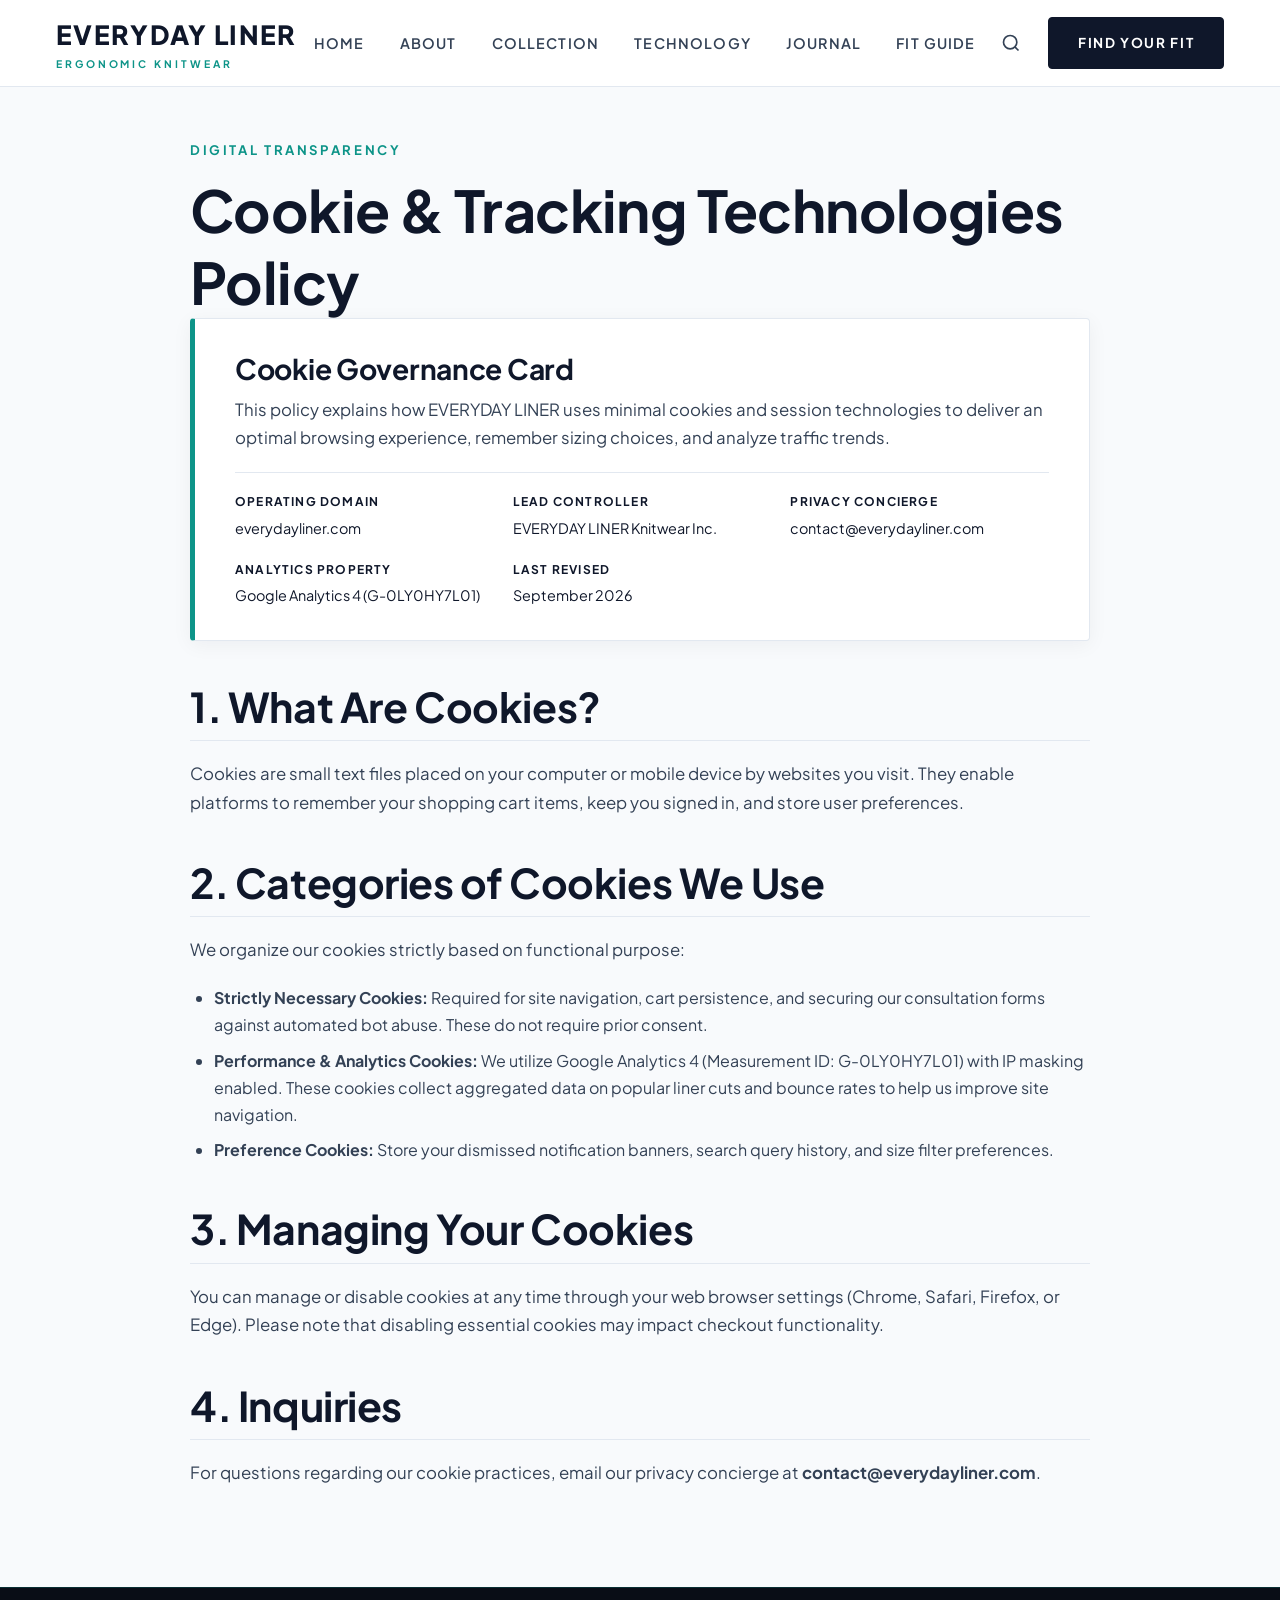
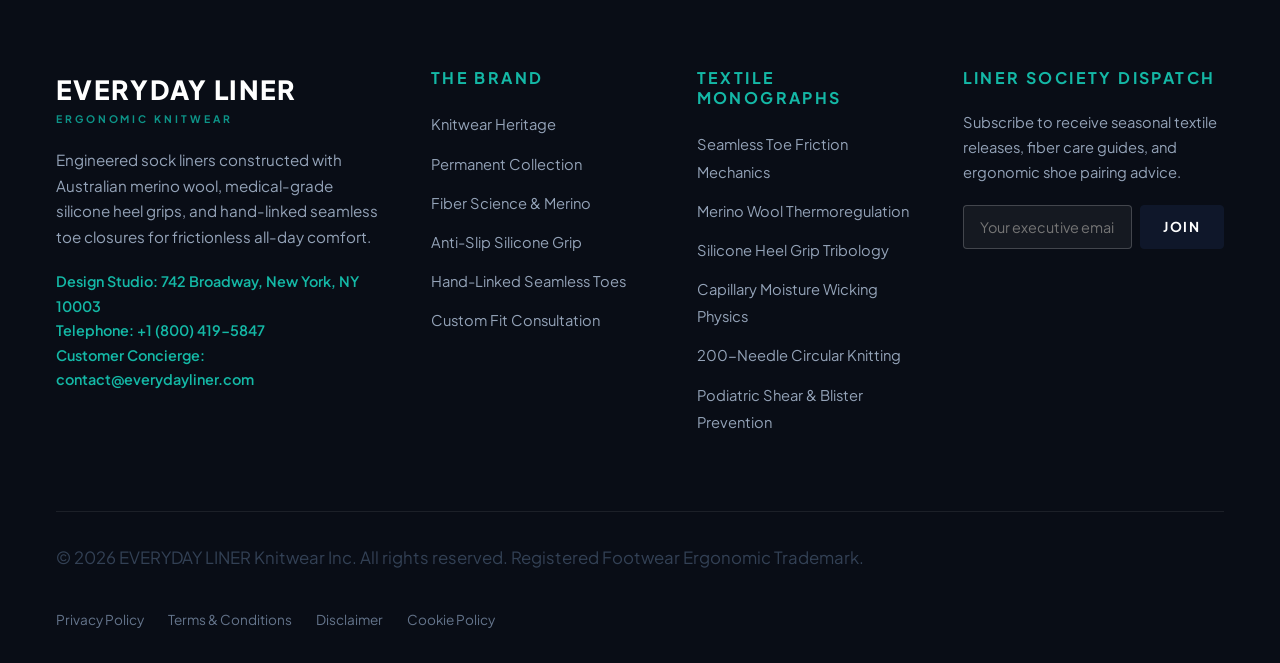
<file: cookie-policy.html>
<!DOCTYPE html>
<html lang="en">
<head>
  <meta charset="UTF-8">
  <meta name="viewport" content="width=device-width, initial-scale=1.0">
  <title>Cookie Policy | EVERYDAY LINER</title>
  <meta name="description" content="Information regarding cookie usage, local session storage, and analytics telemetry on Everyday Liner digital platforms.">
  <link rel="canonical" href="https://everydayliner.com/cookie-policy.html">
  <link rel="stylesheet" href="assets/css/style.css?v=1.0">
  <link rel="preconnect" href="https://fonts.googleapis.com">
  <link rel="preconnect" href="https://fonts.gstatic.com" crossorigin>
  <link href="https://fonts.googleapis.com/css2?family=Plus+Jakarta+Sans:wght@300;400;500;600;700;800&family=Playfair+Display:ital,wght@0,500;0,600;0,700;1,400&display=swap" rel="stylesheet">
  <!-- Google Analytics (GA4) -->
<script async src="https://www.googletagmanager.com/gtag/js?id=G-0LY0HY7L01"></script>
<script>
  window.dataLayer = window.dataLayer || [];
  function gtag(){dataLayer.push(arguments);}
  gtag('js', new Date());
  gtag('config', 'G-0LY0HY7L01');
</script>
</head>
<body>

<header class="site-header">
  <div class="container header-inner">
    <a href="index.html" class="brand-logo" aria-label="Everyday Liner Homepage">
      <span class="brand-title">EVERYDAY LINER</span>
      <span class="brand-tagline">ERGONOMIC KNITWEAR</span>
    </a>

    <nav class="main-navigation" aria-label="Primary Navigation">
      <ul class="nav-links">
        <li><a href="index.html" class="nav-link ">Home</a></li>
        <li><a href="about.html" class="nav-link ">About</a></li>
        <li><a href="index.html#signature-liners" class="nav-link ">Collection</a></li>
        <li><a href="index.html#fiber-science" class="nav-link ">Technology</a></li>
        <li><a href="blog/index.html" class="nav-link ">Journal</a></li>
        <li><a href="contact.html" class="nav-link ">Fit Guide</a></li>
        <!-- Policy links strictly hidden on desktop via CSS .nav-item-policy -->
        <li class="nav-item-policy"><a href="privacy-policy.html" class="nav-link">Privacy Policy</a></li>
        <li class="nav-item-policy"><a href="terms-and-conditions.html" class="nav-link">Terms</a></li>
        <li class="nav-item-policy"><a href="disclaimer.html" class="nav-link">Disclaimer</a></li>
        <li class="nav-item-policy"><a href="cookie-policy.html" class="nav-link">Cookie Policy</a></li>
      </ul>
    </nav>

    <div class="header-actions">
      <button class="btn-search" aria-label="Open Search Modal">
        <svg width="20" height="20" viewBox="0 0 24 24" fill="none" stroke="currentColor" stroke-width="2"><circle cx="11" cy="11" r="8"></circle><line x1="21" y1="21" x2="16.65" y2="16.65"></line></svg>
      </button>
      <a href="contact.html" class="btn-primary">Find Your Fit</a>
      <button class="mobile-toggle" aria-label="Toggle Mobile Navigation">
        <span></span>
        <span></span>
        <span></span>
      </button>
    </div>
  </div>
</header>

<main>
  <div class="container">
    <article class="policy-body">
      <span class="subheading">Digital Transparency</span>
      <h1>Cookie &amp; Tracking Technologies Policy</h1>

      <div class="governance-card">
        <h3>Cookie Governance Card</h3>
        <p>This policy explains how EVERYDAY LINER uses minimal cookies and session technologies to deliver an optimal browsing experience, remember sizing choices, and analyze traffic trends.</p>
        <div class="governance-meta">
          <div>
            <strong>Operating Domain</strong>
            everydayliner.com
          </div>
          <div>
            <strong>Lead Controller</strong>
            EVERYDAY LINER Knitwear Inc.
          </div>
          <div>
            <strong>Privacy Concierge</strong>
            contact@everydayliner.com
          </div>
          <div>
            <strong>Analytics Property</strong>
            Google Analytics 4 (G-0LY0HY7L01)
          </div>
          <div>
            <strong>Last Revised</strong>
            September 2026
          </div>
        </div>
      </div>

      <h2>1. What Are Cookies?</h2>
      <p>Cookies are small text files placed on your computer or mobile device by websites you visit. They enable platforms to remember your shopping cart items, keep you signed in, and store user preferences.</p>

      <h2>2. Categories of Cookies We Use</h2>
      <p>We organize our cookies strictly based on functional purpose:</p>
      <ul>
        <li><strong>Strictly Necessary Cookies:</strong> Required for site navigation, cart persistence, and securing our consultation forms against automated bot abuse. These do not require prior consent.</li>
        <li><strong>Performance &amp; Analytics Cookies:</strong> We utilize Google Analytics 4 (Measurement ID: G-0LY0HY7L01) with IP masking enabled. These cookies collect aggregated data on popular liner cuts and bounce rates to help us improve site navigation.</li>
        <li><strong>Preference Cookies:</strong> Store your dismissed notification banners, search query history, and size filter preferences.</li>
      </ul>

      <h2>3. Managing Your Cookies</h2>
      <p>You can manage or disable cookies at any time through your web browser settings (Chrome, Safari, Firefox, or Edge). Please note that disabling essential cookies may impact checkout functionality.</p>

      <h2>4. Inquiries</h2>
      <p>For questions regarding our cookie practices, email our privacy concierge at <strong>contact@everydayliner.com</strong>.</p>
    </article>
  </div>
</main>

<footer class="site-footer">
  <div class="container">
    <div class="footer-grid">
      <div class="footer-col">
        <div class="brand-logo" style="margin-bottom: 1.2rem;">
          <span class="brand-title" style="color: #ffffff;">EVERYDAY LINER</span>
          <span class="brand-tagline">ERGONOMIC KNITWEAR</span>
        </div>
        <p style="color: #94a3b8; font-size: 0.95rem; max-width: 340px;">
          Engineered sock liners constructed with Australian merino wool, medical-grade silicone heel grips, and hand-linked seamless toe closures for frictionless all-day comfort.
        </p>
        <p style="color: var(--secondary-light); font-size: 0.9rem; font-weight: 600;">
          Design Studio: 742 Broadway, New York, NY 10003<br>
          Telephone: +1 (800) 419-5847<br>
          Customer Concierge: contact@everydayliner.com
        </p>
      </div>

      <div class="footer-col">
        <h4>The Brand</h4>
        <ul class="footer-links">
          <li><a href="about.html">Knitwear Heritage</a></li>
          <li><a href="index.html#signature-liners">Permanent Collection</a></li>
          <li><a href="index.html#fiber-science">Fiber Science &amp; Merino</a></li>
          <li><a href="index.html#heel-grip-tech">Anti-Slip Silicone Grip</a></li>
          <li><a href="index.html#seamless-toe-tech">Hand-Linked Seamless Toes</a></li>
          <li><a href="contact.html">Custom Fit Consultation</a></li>
        </ul>
      </div>

      <div class="footer-col">
        <h4>Textile Monographs</h4>
        <ul class="footer-links">
          <li><a href="blog/seamless-toe-closure-friction-mechanics.html">Seamless Toe Friction Mechanics</a></li>
          <li><a href="blog/merino-wool-thermoregulation-fibers.html">Merino Wool Thermoregulation</a></li>
          <li><a href="blog/silicone-heel-grip-tribology-adhesion.html">Silicone Heel Grip Tribology</a></li>
          <li><a href="blog/moisture-wicking-capillary-knit-physics.html">Capillary Moisture Wicking Physics</a></li>
          <li><a href="blog/circular-knitting-gauge-elastic-recovery.html">200-Needle Circular Knitting</a></li>
          <li><a href="blog/blister-prevention-podiatric-shear-stresses.html">Podiatric Shear &amp; Blister Prevention</a></li>
        </ul>
      </div>

      <div class="footer-col">
        <h4>Liner Society Dispatch</h4>
        <p style="color: #94a3b8; font-size: 0.92rem;">Subscribe to receive seasonal textile releases, fiber care guides, and ergonomic shoe pairing advice.</p>
        <form style="display: flex; gap: 0.5rem; margin-top: 1rem;" onsubmit="event.preventDefault(); alert('Thank you for subscribing to Everyday Liner.'); this.reset();">
          <input type="email" placeholder="Your executive email" required style="padding: 0.75rem 1rem; border-radius: 4px; border: 1px solid rgba(255,255,255,0.2); background: rgba(255,255,255,0.05); color: #fff; width: 100%; outline: none; font-size: 0.9rem;">
          <button type="submit" class="btn-primary" style="padding: 0.75rem 1.4rem; white-space: nowrap;">Join</button>
        </form>
      </div>
    </div>

    <div class="footer-bottom">
      <p>&copy; 2026 EVERYDAY LINER Knitwear Inc. All rights reserved. Registered Footwear Ergonomic Trademark.</p>
      <nav class="footer-policy-nav" aria-label="Legal Navigation">
        <a href="privacy-policy.html">Privacy Policy</a>
        <a href="terms-and-conditions.html">Terms &amp; Conditions</a>
        <a href="disclaimer.html">Disclaimer</a>
        <a href="cookie-policy.html">Cookie Policy</a>
      </nav>
    </div>
  </div>
</footer>

<!-- Mobile Drawer Overlay & Sliding Navigation Menu -->
<div class="mobile-drawer-overlay"></div>
<aside class="mobile-drawer" aria-label="Mobile Menu">
  <div class="mobile-drawer-header">
    <div class="brand-logo">
      <span class="brand-title" style="font-size: 1.25rem;">EVERYDAY LINER</span>
      <span class="brand-tagline">ERGONOMIC SOCKS</span>
    </div>
    <button class="mobile-drawer-close" aria-label="Close menu">&times;</button>
  </div>
  <ul class="mobile-nav-list">
    <li><a href="index.html" class="mobile-nav-link">Home</a></li>
    <li><a href="about.html" class="mobile-nav-link">About The Brand</a></li>
    <li><a href="index.html#signature-liners" class="mobile-nav-link">Liner Collection</a></li>
    <li><a href="index.html#fiber-science" class="mobile-nav-link">Textile Technology</a></li>
    <li><a href="blog/index.html" class="mobile-nav-link">Textile Journal</a></li>
    <li><a href="contact.html" class="mobile-nav-link">Fit Consultation</a></li>
    <li><a href="privacy-policy.html" class="mobile-nav-link">Privacy Policy</a></li>
    <li><a href="terms-and-conditions.html" class="mobile-nav-link">Terms &amp; Conditions</a></li>
    <li><a href="disclaimer.html" class="mobile-nav-link">Disclaimer</a></li>
    <li><a href="cookie-policy.html" class="mobile-nav-link">Cookie Policy</a></li>
  </ul>
  <div class="mobile-drawer-footer">
    <p>Direct Concierge: <strong>contact@everydayliner.com</strong></p>
    <p>742 Broadway, New York, NY 10003</p>
  </div>
</aside>

<!-- Search Modal -->
<div class="search-modal" role="dialog" aria-modal="true" aria-label="Site Search">
  <div class="search-dialog">
    <button class="search-dialog-close" aria-label="Close search">&times;</button>
    <h3 style="font-family: var(--font-display); color: var(--primary);">Search Liner Catalog &amp; Science</h3>
    <p style="color: var(--neutral-muted); font-size: 0.95rem;">Search merino wool liners, no-show cuts, silicone grips, or podiatric sizing.</p>
    <div class="search-input-group">
      <input type="text" class="search-input" placeholder="e.g., Merino no-show, Loafer liner, Silicone grip, Seamless toe...">
      <button class="btn-primary" onclick="alert('Searching catalog for inquiry...');">Search</button>
    </div>
  </div>
</div>

<button class="back-to-top" aria-label="Scroll back to top">&#8593;</button>


<script src="assets/js/main.js?v=1.0"></script>
</body>
</html>
</file>
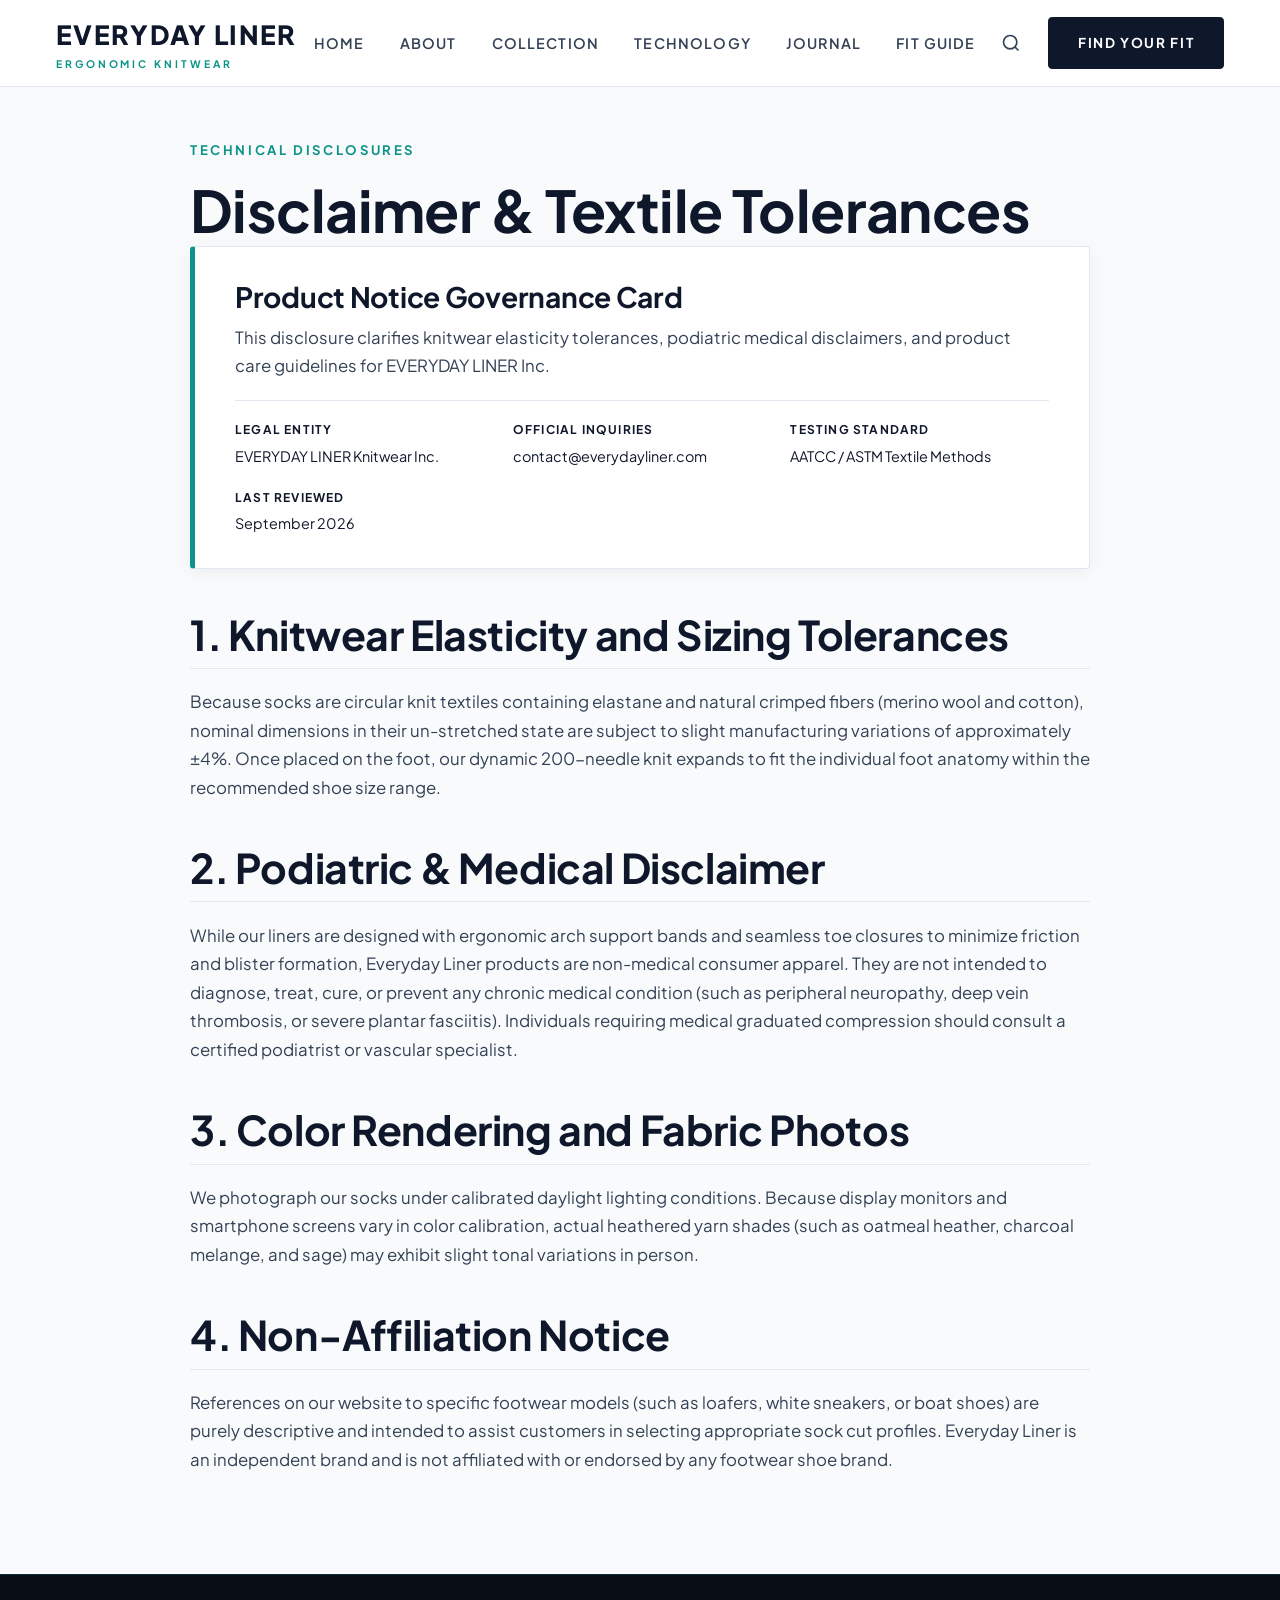
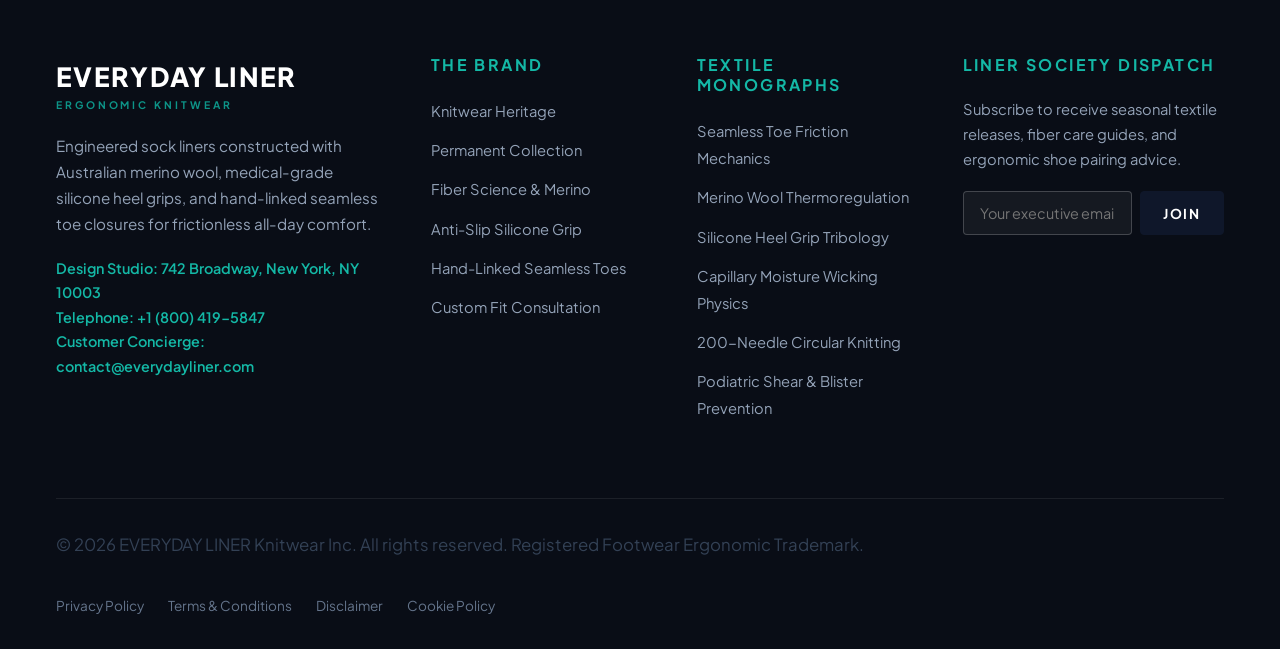
<file: disclaimer.html>
<!DOCTYPE html>
<html lang="en">
<head>
  <meta charset="UTF-8">
  <meta name="viewport" content="width=device-width, initial-scale=1.0">
  <title>Disclaimer &amp; Textile Tolerances | EVERYDAY LINER</title>
  <meta name="description" content="Technical notices regarding sock fiber stretch tolerances, podiatric medical advice disclaimers, and shoe compatibility.">
  <link rel="canonical" href="https://everydayliner.com/disclaimer.html">
  <link rel="stylesheet" href="assets/css/style.css?v=1.0">
  <link rel="preconnect" href="https://fonts.googleapis.com">
  <link rel="preconnect" href="https://fonts.gstatic.com" crossorigin>
  <link href="https://fonts.googleapis.com/css2?family=Plus+Jakarta+Sans:wght@300;400;500;600;700;800&family=Playfair+Display:ital,wght@0,500;0,600;0,700;1,400&display=swap" rel="stylesheet">
  <!-- Google Analytics (GA4) -->
<script async src="https://www.googletagmanager.com/gtag/js?id=G-0LY0HY7L01"></script>
<script>
  window.dataLayer = window.dataLayer || [];
  function gtag(){dataLayer.push(arguments);}
  gtag('js', new Date());
  gtag('config', 'G-0LY0HY7L01');
</script>
</head>
<body>

<header class="site-header">
  <div class="container header-inner">
    <a href="index.html" class="brand-logo" aria-label="Everyday Liner Homepage">
      <span class="brand-title">EVERYDAY LINER</span>
      <span class="brand-tagline">ERGONOMIC KNITWEAR</span>
    </a>

    <nav class="main-navigation" aria-label="Primary Navigation">
      <ul class="nav-links">
        <li><a href="index.html" class="nav-link ">Home</a></li>
        <li><a href="about.html" class="nav-link ">About</a></li>
        <li><a href="index.html#signature-liners" class="nav-link ">Collection</a></li>
        <li><a href="index.html#fiber-science" class="nav-link ">Technology</a></li>
        <li><a href="blog/index.html" class="nav-link ">Journal</a></li>
        <li><a href="contact.html" class="nav-link ">Fit Guide</a></li>
        <!-- Policy links strictly hidden on desktop via CSS .nav-item-policy -->
        <li class="nav-item-policy"><a href="privacy-policy.html" class="nav-link">Privacy Policy</a></li>
        <li class="nav-item-policy"><a href="terms-and-conditions.html" class="nav-link">Terms</a></li>
        <li class="nav-item-policy"><a href="disclaimer.html" class="nav-link">Disclaimer</a></li>
        <li class="nav-item-policy"><a href="cookie-policy.html" class="nav-link">Cookie Policy</a></li>
      </ul>
    </nav>

    <div class="header-actions">
      <button class="btn-search" aria-label="Open Search Modal">
        <svg width="20" height="20" viewBox="0 0 24 24" fill="none" stroke="currentColor" stroke-width="2"><circle cx="11" cy="11" r="8"></circle><line x1="21" y1="21" x2="16.65" y2="16.65"></line></svg>
      </button>
      <a href="contact.html" class="btn-primary">Find Your Fit</a>
      <button class="mobile-toggle" aria-label="Toggle Mobile Navigation">
        <span></span>
        <span></span>
        <span></span>
      </button>
    </div>
  </div>
</header>

<main>
  <div class="container">
    <article class="policy-body">
      <span class="subheading">Technical Disclosures</span>
      <h1>Disclaimer &amp; Textile Tolerances</h1>

      <div class="governance-card">
        <h3>Product Notice Governance Card</h3>
        <p>This disclosure clarifies knitwear elasticity tolerances, podiatric medical disclaimers, and product care guidelines for EVERYDAY LINER Inc.</p>
        <div class="governance-meta">
          <div>
            <strong>Legal Entity</strong>
            EVERYDAY LINER Knitwear Inc.
          </div>
          <div>
            <strong>Official Inquiries</strong>
            contact@everydayliner.com
          </div>
          <div>
            <strong>Testing Standard</strong>
            AATCC / ASTM Textile Methods
          </div>
          <div>
            <strong>Last Reviewed</strong>
            September 2026
          </div>
        </div>
      </div>

      <h2>1. Knitwear Elasticity and Sizing Tolerances</h2>
      <p>Because socks are circular knit textiles containing elastane and natural crimped fibers (merino wool and cotton), nominal dimensions in their un-stretched state are subject to slight manufacturing variations of approximately &plusmn;4%. Once placed on the foot, our dynamic 200-needle knit expands to fit the individual foot anatomy within the recommended shoe size range.</p>

      <h2>2. Podiatric &amp; Medical Disclaimer</h2>
      <p>While our liners are designed with ergonomic arch support bands and seamless toe closures to minimize friction and blister formation, Everyday Liner products are non-medical consumer apparel. They are not intended to diagnose, treat, cure, or prevent any chronic medical condition (such as peripheral neuropathy, deep vein thrombosis, or severe plantar fasciitis). Individuals requiring medical graduated compression should consult a certified podiatrist or vascular specialist.</p>

      <h2>3. Color Rendering and Fabric Photos</h2>
      <p>We photograph our socks under calibrated daylight lighting conditions. Because display monitors and smartphone screens vary in color calibration, actual heathered yarn shades (such as oatmeal heather, charcoal melange, and sage) may exhibit slight tonal variations in person.</p>

      <h2>4. Non-Affiliation Notice</h2>
      <p>References on our website to specific footwear models (such as loafers, white sneakers, or boat shoes) are purely descriptive and intended to assist customers in selecting appropriate sock cut profiles. Everyday Liner is an independent brand and is not affiliated with or endorsed by any footwear shoe brand.</p>
    </article>
  </div>
</main>

<footer class="site-footer">
  <div class="container">
    <div class="footer-grid">
      <div class="footer-col">
        <div class="brand-logo" style="margin-bottom: 1.2rem;">
          <span class="brand-title" style="color: #ffffff;">EVERYDAY LINER</span>
          <span class="brand-tagline">ERGONOMIC KNITWEAR</span>
        </div>
        <p style="color: #94a3b8; font-size: 0.95rem; max-width: 340px;">
          Engineered sock liners constructed with Australian merino wool, medical-grade silicone heel grips, and hand-linked seamless toe closures for frictionless all-day comfort.
        </p>
        <p style="color: var(--secondary-light); font-size: 0.9rem; font-weight: 600;">
          Design Studio: 742 Broadway, New York, NY 10003<br>
          Telephone: +1 (800) 419-5847<br>
          Customer Concierge: contact@everydayliner.com
        </p>
      </div>

      <div class="footer-col">
        <h4>The Brand</h4>
        <ul class="footer-links">
          <li><a href="about.html">Knitwear Heritage</a></li>
          <li><a href="index.html#signature-liners">Permanent Collection</a></li>
          <li><a href="index.html#fiber-science">Fiber Science &amp; Merino</a></li>
          <li><a href="index.html#heel-grip-tech">Anti-Slip Silicone Grip</a></li>
          <li><a href="index.html#seamless-toe-tech">Hand-Linked Seamless Toes</a></li>
          <li><a href="contact.html">Custom Fit Consultation</a></li>
        </ul>
      </div>

      <div class="footer-col">
        <h4>Textile Monographs</h4>
        <ul class="footer-links">
          <li><a href="blog/seamless-toe-closure-friction-mechanics.html">Seamless Toe Friction Mechanics</a></li>
          <li><a href="blog/merino-wool-thermoregulation-fibers.html">Merino Wool Thermoregulation</a></li>
          <li><a href="blog/silicone-heel-grip-tribology-adhesion.html">Silicone Heel Grip Tribology</a></li>
          <li><a href="blog/moisture-wicking-capillary-knit-physics.html">Capillary Moisture Wicking Physics</a></li>
          <li><a href="blog/circular-knitting-gauge-elastic-recovery.html">200-Needle Circular Knitting</a></li>
          <li><a href="blog/blister-prevention-podiatric-shear-stresses.html">Podiatric Shear &amp; Blister Prevention</a></li>
        </ul>
      </div>

      <div class="footer-col">
        <h4>Liner Society Dispatch</h4>
        <p style="color: #94a3b8; font-size: 0.92rem;">Subscribe to receive seasonal textile releases, fiber care guides, and ergonomic shoe pairing advice.</p>
        <form style="display: flex; gap: 0.5rem; margin-top: 1rem;" onsubmit="event.preventDefault(); alert('Thank you for subscribing to Everyday Liner.'); this.reset();">
          <input type="email" placeholder="Your executive email" required style="padding: 0.75rem 1rem; border-radius: 4px; border: 1px solid rgba(255,255,255,0.2); background: rgba(255,255,255,0.05); color: #fff; width: 100%; outline: none; font-size: 0.9rem;">
          <button type="submit" class="btn-primary" style="padding: 0.75rem 1.4rem; white-space: nowrap;">Join</button>
        </form>
      </div>
    </div>

    <div class="footer-bottom">
      <p>&copy; 2026 EVERYDAY LINER Knitwear Inc. All rights reserved. Registered Footwear Ergonomic Trademark.</p>
      <nav class="footer-policy-nav" aria-label="Legal Navigation">
        <a href="privacy-policy.html">Privacy Policy</a>
        <a href="terms-and-conditions.html">Terms &amp; Conditions</a>
        <a href="disclaimer.html">Disclaimer</a>
        <a href="cookie-policy.html">Cookie Policy</a>
      </nav>
    </div>
  </div>
</footer>

<!-- Mobile Drawer Overlay & Sliding Navigation Menu -->
<div class="mobile-drawer-overlay"></div>
<aside class="mobile-drawer" aria-label="Mobile Menu">
  <div class="mobile-drawer-header">
    <div class="brand-logo">
      <span class="brand-title" style="font-size: 1.25rem;">EVERYDAY LINER</span>
      <span class="brand-tagline">ERGONOMIC SOCKS</span>
    </div>
    <button class="mobile-drawer-close" aria-label="Close menu">&times;</button>
  </div>
  <ul class="mobile-nav-list">
    <li><a href="index.html" class="mobile-nav-link">Home</a></li>
    <li><a href="about.html" class="mobile-nav-link">About The Brand</a></li>
    <li><a href="index.html#signature-liners" class="mobile-nav-link">Liner Collection</a></li>
    <li><a href="index.html#fiber-science" class="mobile-nav-link">Textile Technology</a></li>
    <li><a href="blog/index.html" class="mobile-nav-link">Textile Journal</a></li>
    <li><a href="contact.html" class="mobile-nav-link">Fit Consultation</a></li>
    <li><a href="privacy-policy.html" class="mobile-nav-link">Privacy Policy</a></li>
    <li><a href="terms-and-conditions.html" class="mobile-nav-link">Terms &amp; Conditions</a></li>
    <li><a href="disclaimer.html" class="mobile-nav-link">Disclaimer</a></li>
    <li><a href="cookie-policy.html" class="mobile-nav-link">Cookie Policy</a></li>
  </ul>
  <div class="mobile-drawer-footer">
    <p>Direct Concierge: <strong>contact@everydayliner.com</strong></p>
    <p>742 Broadway, New York, NY 10003</p>
  </div>
</aside>

<!-- Search Modal -->
<div class="search-modal" role="dialog" aria-modal="true" aria-label="Site Search">
  <div class="search-dialog">
    <button class="search-dialog-close" aria-label="Close search">&times;</button>
    <h3 style="font-family: var(--font-display); color: var(--primary);">Search Liner Catalog &amp; Science</h3>
    <p style="color: var(--neutral-muted); font-size: 0.95rem;">Search merino wool liners, no-show cuts, silicone grips, or podiatric sizing.</p>
    <div class="search-input-group">
      <input type="text" class="search-input" placeholder="e.g., Merino no-show, Loafer liner, Silicone grip, Seamless toe...">
      <button class="btn-primary" onclick="alert('Searching catalog for inquiry...');">Search</button>
    </div>
  </div>
</div>

<button class="back-to-top" aria-label="Scroll back to top">&#8593;</button>


<script src="assets/js/main.js?v=1.0"></script>
</body>
</html>
</file>
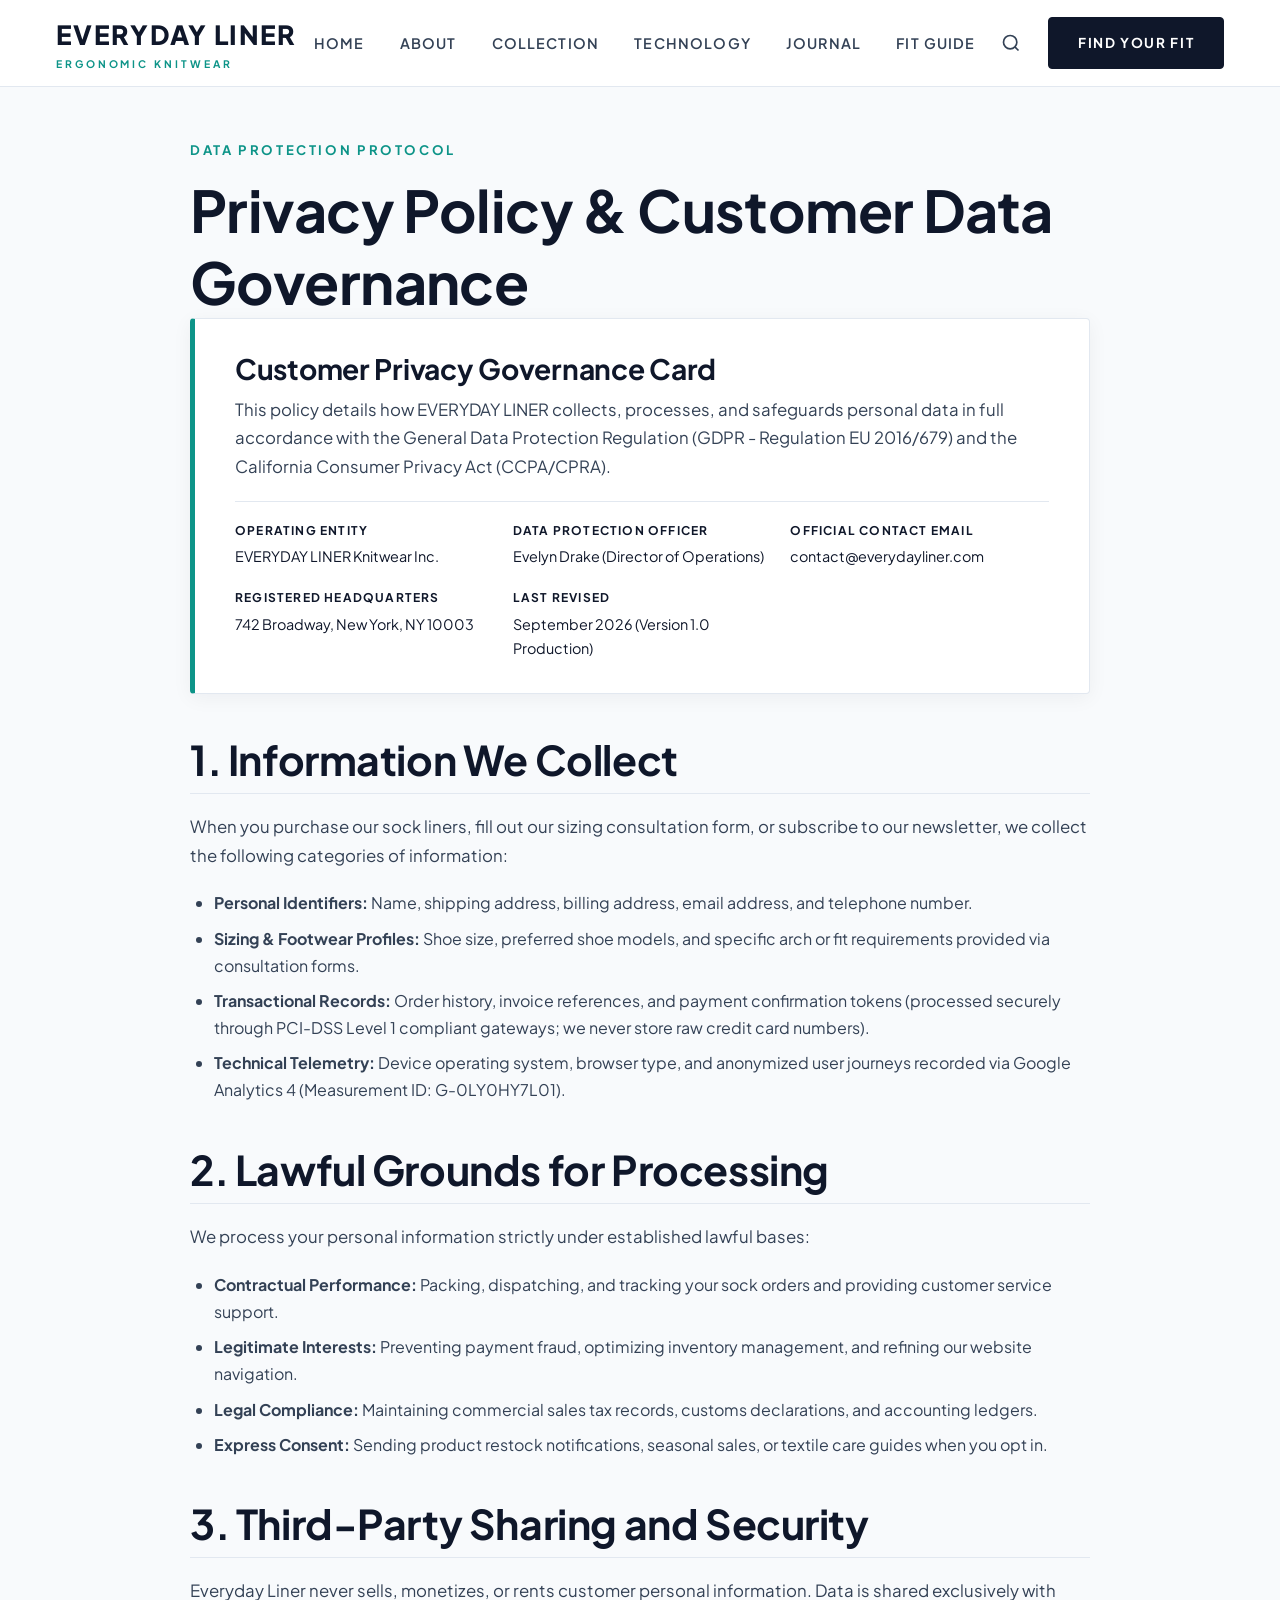
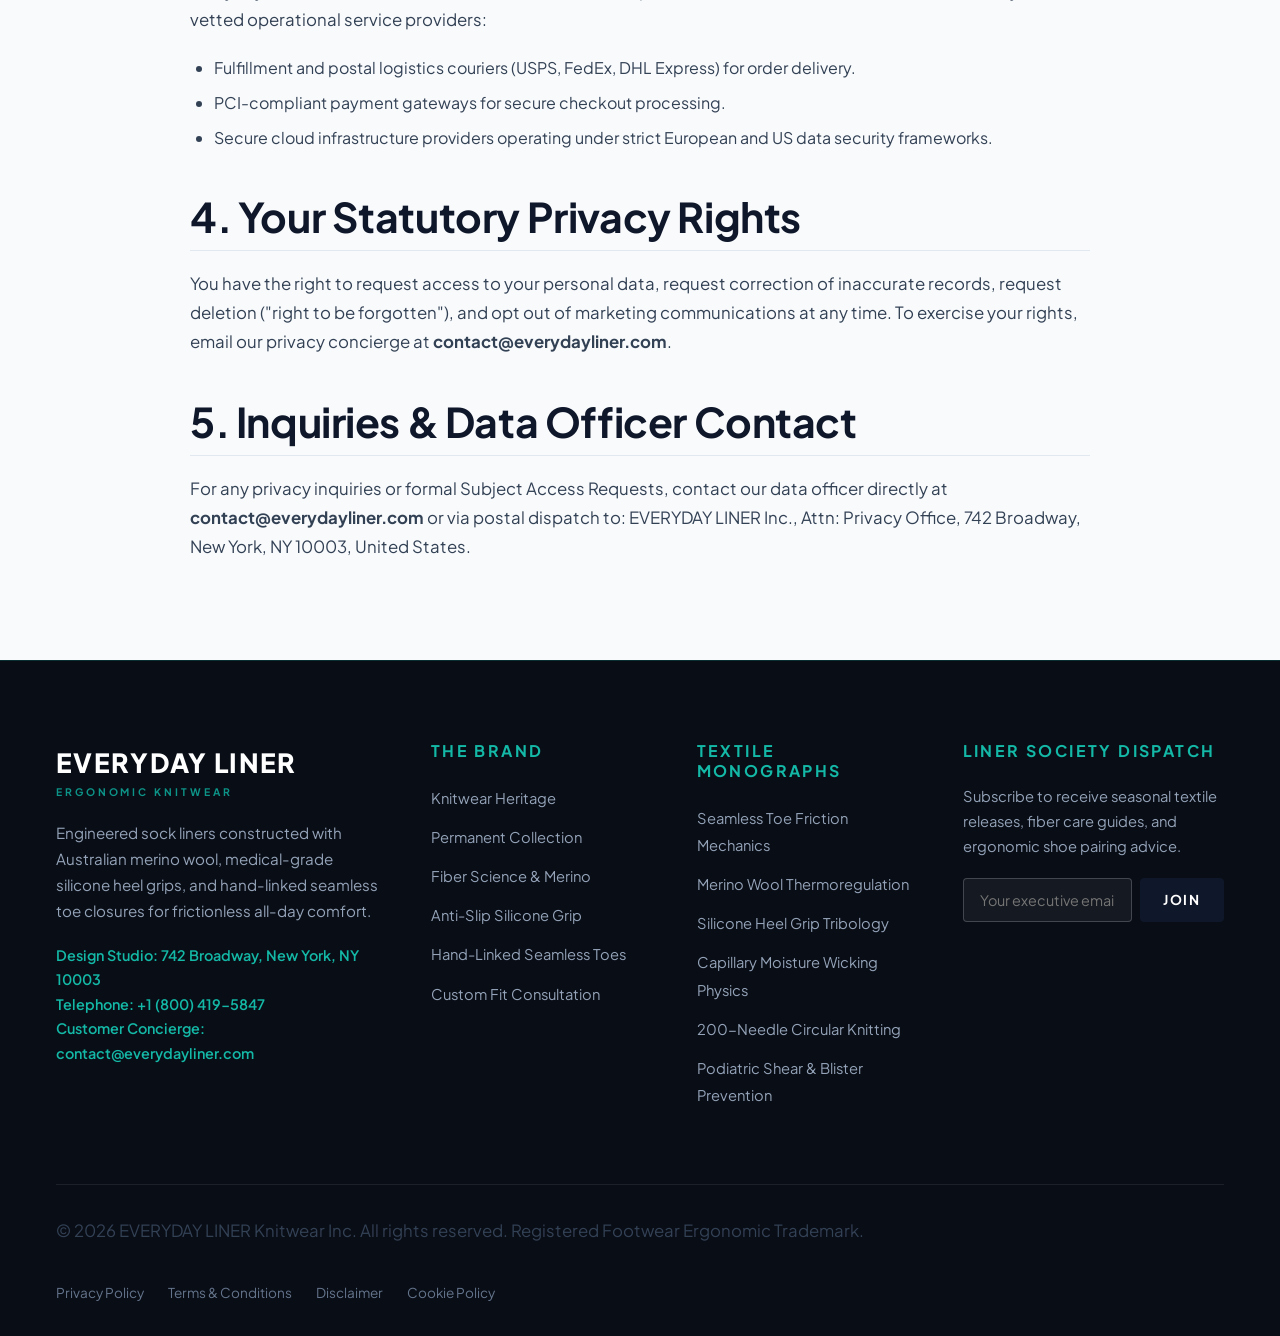
<file: privacy-policy.html>
<!DOCTYPE html>
<html lang="en">
<head>
  <meta charset="UTF-8">
  <meta name="viewport" content="width=device-width, initial-scale=1.0">
  <title>Privacy Policy | EVERYDAY LINER Ergonomic Knitwear</title>
  <meta name="description" content="Official Privacy Policy and customer data protection governance for Everyday Liner e-commerce and customer accounts.">
  <link rel="canonical" href="https://everydayliner.com/privacy-policy.html">
  <link rel="stylesheet" href="assets/css/style.css?v=1.0">
  <link rel="preconnect" href="https://fonts.googleapis.com">
  <link rel="preconnect" href="https://fonts.gstatic.com" crossorigin>
  <link href="https://fonts.googleapis.com/css2?family=Plus+Jakarta+Sans:wght@300;400;500;600;700;800&family=Playfair+Display:ital,wght@0,500;0,600;0,700;1,400&display=swap" rel="stylesheet">
  <!-- Google Analytics (GA4) -->
<script async src="https://www.googletagmanager.com/gtag/js?id=G-0LY0HY7L01"></script>
<script>
  window.dataLayer = window.dataLayer || [];
  function gtag(){dataLayer.push(arguments);}
  gtag('js', new Date());
  gtag('config', 'G-0LY0HY7L01');
</script>
</head>
<body>

<header class="site-header">
  <div class="container header-inner">
    <a href="index.html" class="brand-logo" aria-label="Everyday Liner Homepage">
      <span class="brand-title">EVERYDAY LINER</span>
      <span class="brand-tagline">ERGONOMIC KNITWEAR</span>
    </a>

    <nav class="main-navigation" aria-label="Primary Navigation">
      <ul class="nav-links">
        <li><a href="index.html" class="nav-link ">Home</a></li>
        <li><a href="about.html" class="nav-link ">About</a></li>
        <li><a href="index.html#signature-liners" class="nav-link ">Collection</a></li>
        <li><a href="index.html#fiber-science" class="nav-link ">Technology</a></li>
        <li><a href="blog/index.html" class="nav-link ">Journal</a></li>
        <li><a href="contact.html" class="nav-link ">Fit Guide</a></li>
        <!-- Policy links strictly hidden on desktop via CSS .nav-item-policy -->
        <li class="nav-item-policy"><a href="privacy-policy.html" class="nav-link">Privacy Policy</a></li>
        <li class="nav-item-policy"><a href="terms-and-conditions.html" class="nav-link">Terms</a></li>
        <li class="nav-item-policy"><a href="disclaimer.html" class="nav-link">Disclaimer</a></li>
        <li class="nav-item-policy"><a href="cookie-policy.html" class="nav-link">Cookie Policy</a></li>
      </ul>
    </nav>

    <div class="header-actions">
      <button class="btn-search" aria-label="Open Search Modal">
        <svg width="20" height="20" viewBox="0 0 24 24" fill="none" stroke="currentColor" stroke-width="2"><circle cx="11" cy="11" r="8"></circle><line x1="21" y1="21" x2="16.65" y2="16.65"></line></svg>
      </button>
      <a href="contact.html" class="btn-primary">Find Your Fit</a>
      <button class="mobile-toggle" aria-label="Toggle Mobile Navigation">
        <span></span>
        <span></span>
        <span></span>
      </button>
    </div>
  </div>
</header>

<main>
  <div class="container">
    <article class="policy-body">
      <span class="subheading">Data Protection Protocol</span>
      <h1>Privacy Policy &amp; Customer Data Governance</h1>

      <div class="governance-card">
        <h3>Customer Privacy Governance Card</h3>
        <p>This policy details how EVERYDAY LINER collects, processes, and safeguards personal data in full accordance with the General Data Protection Regulation (GDPR - Regulation EU 2016/679) and the California Consumer Privacy Act (CCPA/CPRA).</p>
        <div class="governance-meta">
          <div>
            <strong>Operating Entity</strong>
            EVERYDAY LINER Knitwear Inc.
          </div>
          <div>
            <strong>Data Protection Officer</strong>
            Evelyn Drake (Director of Operations)
          </div>
          <div>
            <strong>Official Contact Email</strong>
            contact@everydayliner.com
          </div>
          <div>
            <strong>Registered Headquarters</strong>
            742 Broadway, New York, NY 10003
          </div>
          <div>
            <strong>Last Revised</strong>
            September 2026 (Version 1.0 Production)
          </div>
        </div>
      </div>

      <h2>1. Information We Collect</h2>
      <p>When you purchase our sock liners, fill out our sizing consultation form, or subscribe to our newsletter, we collect the following categories of information:</p>
      <ul>
        <li><strong>Personal Identifiers:</strong> Name, shipping address, billing address, email address, and telephone number.</li>
        <li><strong>Sizing &amp; Footwear Profiles:</strong> Shoe size, preferred shoe models, and specific arch or fit requirements provided via consultation forms.</li>
        <li><strong>Transactional Records:</strong> Order history, invoice references, and payment confirmation tokens (processed securely through PCI-DSS Level 1 compliant gateways; we never store raw credit card numbers).</li>
        <li><strong>Technical Telemetry:</strong> Device operating system, browser type, and anonymized user journeys recorded via Google Analytics 4 (Measurement ID: G-0LY0HY7L01).</li>
      </ul>

      <h2>2. Lawful Grounds for Processing</h2>
      <p>We process your personal information strictly under established lawful bases:</p>
      <ul>
        <li><strong>Contractual Performance:</strong> Packing, dispatching, and tracking your sock orders and providing customer service support.</li>
        <li><strong>Legitimate Interests:</strong> Preventing payment fraud, optimizing inventory management, and refining our website navigation.</li>
        <li><strong>Legal Compliance:</strong> Maintaining commercial sales tax records, customs declarations, and accounting ledgers.</li>
        <li><strong>Express Consent:</strong> Sending product restock notifications, seasonal sales, or textile care guides when you opt in.</li>
      </ul>

      <h2>3. Third-Party Sharing and Security</h2>
      <p>Everyday Liner never sells, monetizes, or rents customer personal information. Data is shared exclusively with vetted operational service providers:</p>
      <ul>
        <li>Fulfillment and postal logistics couriers (USPS, FedEx, DHL Express) for order delivery.</li>
        <li>PCI-compliant payment gateways for secure checkout processing.</li>
        <li>Secure cloud infrastructure providers operating under strict European and US data security frameworks.</li>
      </ul>

      <h2>4. Your Statutory Privacy Rights</h2>
      <p>You have the right to request access to your personal data, request correction of inaccurate records, request deletion ("right to be forgotten"), and opt out of marketing communications at any time. To exercise your rights, email our privacy concierge at <strong>contact@everydayliner.com</strong>.</p>

      <h2>5. Inquiries &amp; Data Officer Contact</h2>
      <p>For any privacy inquiries or formal Subject Access Requests, contact our data officer directly at <strong>contact@everydayliner.com</strong> or via postal dispatch to: EVERYDAY LINER Inc., Attn: Privacy Office, 742 Broadway, New York, NY 10003, United States.</p>
    </article>
  </div>
</main>

<footer class="site-footer">
  <div class="container">
    <div class="footer-grid">
      <div class="footer-col">
        <div class="brand-logo" style="margin-bottom: 1.2rem;">
          <span class="brand-title" style="color: #ffffff;">EVERYDAY LINER</span>
          <span class="brand-tagline">ERGONOMIC KNITWEAR</span>
        </div>
        <p style="color: #94a3b8; font-size: 0.95rem; max-width: 340px;">
          Engineered sock liners constructed with Australian merino wool, medical-grade silicone heel grips, and hand-linked seamless toe closures for frictionless all-day comfort.
        </p>
        <p style="color: var(--secondary-light); font-size: 0.9rem; font-weight: 600;">
          Design Studio: 742 Broadway, New York, NY 10003<br>
          Telephone: +1 (800) 419-5847<br>
          Customer Concierge: contact@everydayliner.com
        </p>
      </div>

      <div class="footer-col">
        <h4>The Brand</h4>
        <ul class="footer-links">
          <li><a href="about.html">Knitwear Heritage</a></li>
          <li><a href="index.html#signature-liners">Permanent Collection</a></li>
          <li><a href="index.html#fiber-science">Fiber Science &amp; Merino</a></li>
          <li><a href="index.html#heel-grip-tech">Anti-Slip Silicone Grip</a></li>
          <li><a href="index.html#seamless-toe-tech">Hand-Linked Seamless Toes</a></li>
          <li><a href="contact.html">Custom Fit Consultation</a></li>
        </ul>
      </div>

      <div class="footer-col">
        <h4>Textile Monographs</h4>
        <ul class="footer-links">
          <li><a href="blog/seamless-toe-closure-friction-mechanics.html">Seamless Toe Friction Mechanics</a></li>
          <li><a href="blog/merino-wool-thermoregulation-fibers.html">Merino Wool Thermoregulation</a></li>
          <li><a href="blog/silicone-heel-grip-tribology-adhesion.html">Silicone Heel Grip Tribology</a></li>
          <li><a href="blog/moisture-wicking-capillary-knit-physics.html">Capillary Moisture Wicking Physics</a></li>
          <li><a href="blog/circular-knitting-gauge-elastic-recovery.html">200-Needle Circular Knitting</a></li>
          <li><a href="blog/blister-prevention-podiatric-shear-stresses.html">Podiatric Shear &amp; Blister Prevention</a></li>
        </ul>
      </div>

      <div class="footer-col">
        <h4>Liner Society Dispatch</h4>
        <p style="color: #94a3b8; font-size: 0.92rem;">Subscribe to receive seasonal textile releases, fiber care guides, and ergonomic shoe pairing advice.</p>
        <form style="display: flex; gap: 0.5rem; margin-top: 1rem;" onsubmit="event.preventDefault(); alert('Thank you for subscribing to Everyday Liner.'); this.reset();">
          <input type="email" placeholder="Your executive email" required style="padding: 0.75rem 1rem; border-radius: 4px; border: 1px solid rgba(255,255,255,0.2); background: rgba(255,255,255,0.05); color: #fff; width: 100%; outline: none; font-size: 0.9rem;">
          <button type="submit" class="btn-primary" style="padding: 0.75rem 1.4rem; white-space: nowrap;">Join</button>
        </form>
      </div>
    </div>

    <div class="footer-bottom">
      <p>&copy; 2026 EVERYDAY LINER Knitwear Inc. All rights reserved. Registered Footwear Ergonomic Trademark.</p>
      <nav class="footer-policy-nav" aria-label="Legal Navigation">
        <a href="privacy-policy.html">Privacy Policy</a>
        <a href="terms-and-conditions.html">Terms &amp; Conditions</a>
        <a href="disclaimer.html">Disclaimer</a>
        <a href="cookie-policy.html">Cookie Policy</a>
      </nav>
    </div>
  </div>
</footer>

<!-- Mobile Drawer Overlay & Sliding Navigation Menu -->
<div class="mobile-drawer-overlay"></div>
<aside class="mobile-drawer" aria-label="Mobile Menu">
  <div class="mobile-drawer-header">
    <div class="brand-logo">
      <span class="brand-title" style="font-size: 1.25rem;">EVERYDAY LINER</span>
      <span class="brand-tagline">ERGONOMIC SOCKS</span>
    </div>
    <button class="mobile-drawer-close" aria-label="Close menu">&times;</button>
  </div>
  <ul class="mobile-nav-list">
    <li><a href="index.html" class="mobile-nav-link">Home</a></li>
    <li><a href="about.html" class="mobile-nav-link">About The Brand</a></li>
    <li><a href="index.html#signature-liners" class="mobile-nav-link">Liner Collection</a></li>
    <li><a href="index.html#fiber-science" class="mobile-nav-link">Textile Technology</a></li>
    <li><a href="blog/index.html" class="mobile-nav-link">Textile Journal</a></li>
    <li><a href="contact.html" class="mobile-nav-link">Fit Consultation</a></li>
    <li><a href="privacy-policy.html" class="mobile-nav-link">Privacy Policy</a></li>
    <li><a href="terms-and-conditions.html" class="mobile-nav-link">Terms &amp; Conditions</a></li>
    <li><a href="disclaimer.html" class="mobile-nav-link">Disclaimer</a></li>
    <li><a href="cookie-policy.html" class="mobile-nav-link">Cookie Policy</a></li>
  </ul>
  <div class="mobile-drawer-footer">
    <p>Direct Concierge: <strong>contact@everydayliner.com</strong></p>
    <p>742 Broadway, New York, NY 10003</p>
  </div>
</aside>

<!-- Search Modal -->
<div class="search-modal" role="dialog" aria-modal="true" aria-label="Site Search">
  <div class="search-dialog">
    <button class="search-dialog-close" aria-label="Close search">&times;</button>
    <h3 style="font-family: var(--font-display); color: var(--primary);">Search Liner Catalog &amp; Science</h3>
    <p style="color: var(--neutral-muted); font-size: 0.95rem;">Search merino wool liners, no-show cuts, silicone grips, or podiatric sizing.</p>
    <div class="search-input-group">
      <input type="text" class="search-input" placeholder="e.g., Merino no-show, Loafer liner, Silicone grip, Seamless toe...">
      <button class="btn-primary" onclick="alert('Searching catalog for inquiry...');">Search</button>
    </div>
  </div>
</div>

<button class="back-to-top" aria-label="Scroll back to top">&#8593;</button>


<script src="assets/js/main.js?v=1.0"></script>
</body>
</html>
</file>
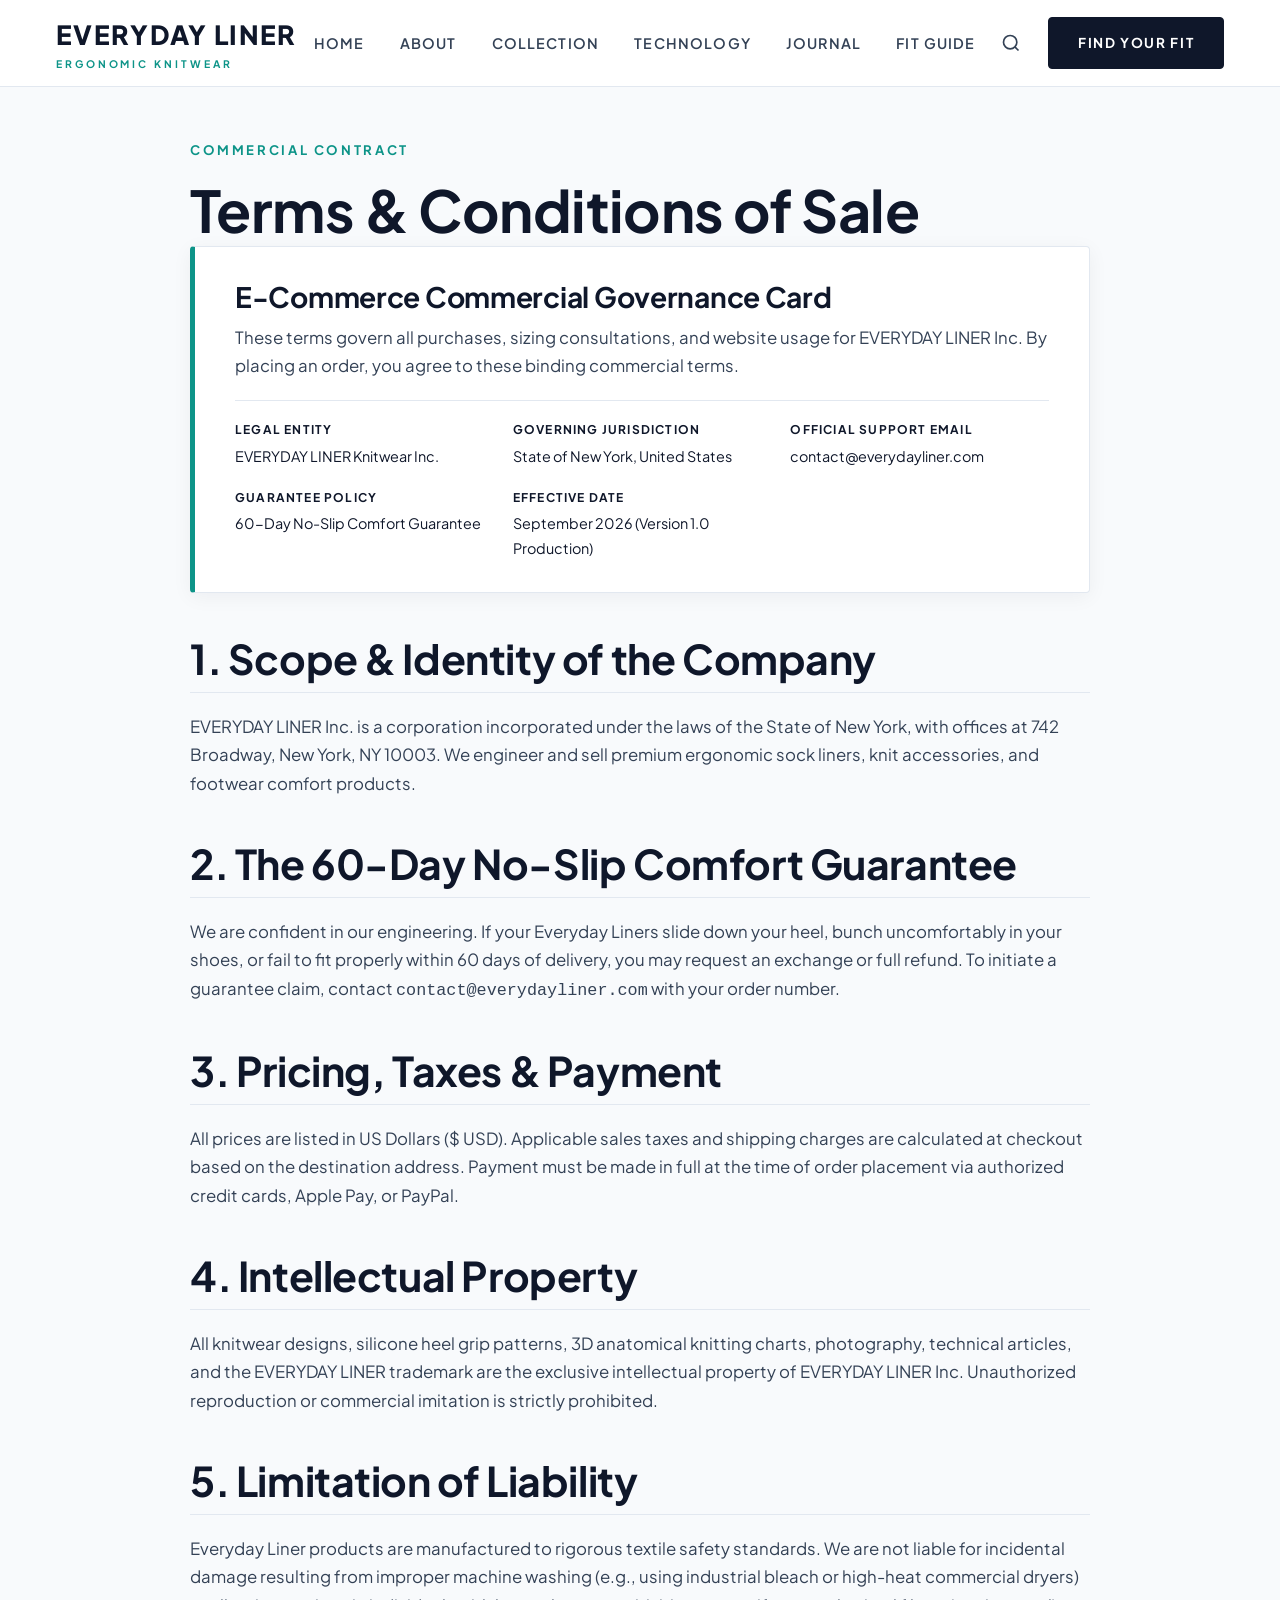
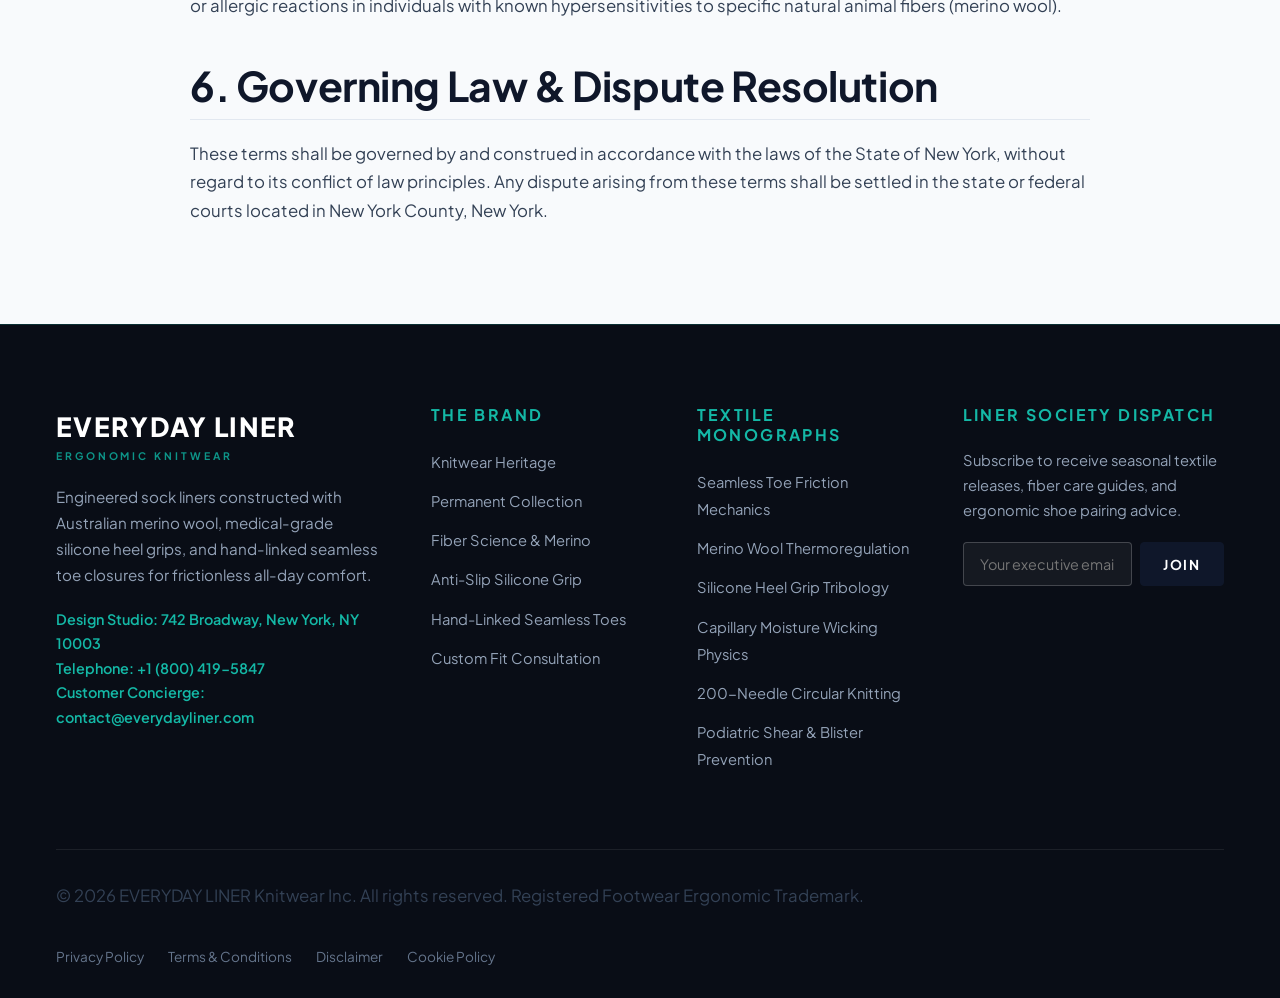
<file: terms-and-conditions.html>
<!DOCTYPE html>
<html lang="en">
<head>
  <meta charset="UTF-8">
  <meta name="viewport" content="width=device-width, initial-scale=1.0">
  <title>Terms &amp; Conditions | EVERYDAY LINER</title>
  <meta name="description" content="Commercial terms of sale, 60-day no-slip guarantee, return policies, and purchase conditions for Everyday Liner products.">
  <link rel="canonical" href="https://everydayliner.com/terms-and-conditions.html">
  <link rel="stylesheet" href="assets/css/style.css?v=1.0">
  <link rel="preconnect" href="https://fonts.googleapis.com">
  <link rel="preconnect" href="https://fonts.gstatic.com" crossorigin>
  <link href="https://fonts.googleapis.com/css2?family=Plus+Jakarta+Sans:wght@300;400;500;600;700;800&family=Playfair+Display:ital,wght@0,500;0,600;0,700;1,400&display=swap" rel="stylesheet">
  <!-- Google Analytics (GA4) -->
<script async src="https://www.googletagmanager.com/gtag/js?id=G-0LY0HY7L01"></script>
<script>
  window.dataLayer = window.dataLayer || [];
  function gtag(){dataLayer.push(arguments);}
  gtag('js', new Date());
  gtag('config', 'G-0LY0HY7L01');
</script>
</head>
<body>

<header class="site-header">
  <div class="container header-inner">
    <a href="index.html" class="brand-logo" aria-label="Everyday Liner Homepage">
      <span class="brand-title">EVERYDAY LINER</span>
      <span class="brand-tagline">ERGONOMIC KNITWEAR</span>
    </a>

    <nav class="main-navigation" aria-label="Primary Navigation">
      <ul class="nav-links">
        <li><a href="index.html" class="nav-link ">Home</a></li>
        <li><a href="about.html" class="nav-link ">About</a></li>
        <li><a href="index.html#signature-liners" class="nav-link ">Collection</a></li>
        <li><a href="index.html#fiber-science" class="nav-link ">Technology</a></li>
        <li><a href="blog/index.html" class="nav-link ">Journal</a></li>
        <li><a href="contact.html" class="nav-link ">Fit Guide</a></li>
        <!-- Policy links strictly hidden on desktop via CSS .nav-item-policy -->
        <li class="nav-item-policy"><a href="privacy-policy.html" class="nav-link">Privacy Policy</a></li>
        <li class="nav-item-policy"><a href="terms-and-conditions.html" class="nav-link">Terms</a></li>
        <li class="nav-item-policy"><a href="disclaimer.html" class="nav-link">Disclaimer</a></li>
        <li class="nav-item-policy"><a href="cookie-policy.html" class="nav-link">Cookie Policy</a></li>
      </ul>
    </nav>

    <div class="header-actions">
      <button class="btn-search" aria-label="Open Search Modal">
        <svg width="20" height="20" viewBox="0 0 24 24" fill="none" stroke="currentColor" stroke-width="2"><circle cx="11" cy="11" r="8"></circle><line x1="21" y1="21" x2="16.65" y2="16.65"></line></svg>
      </button>
      <a href="contact.html" class="btn-primary">Find Your Fit</a>
      <button class="mobile-toggle" aria-label="Toggle Mobile Navigation">
        <span></span>
        <span></span>
        <span></span>
      </button>
    </div>
  </div>
</header>

<main>
  <div class="container">
    <article class="policy-body">
      <span class="subheading">Commercial Contract</span>
      <h1>Terms &amp; Conditions of Sale</h1>

      <div class="governance-card">
        <h3>E-Commerce Commercial Governance Card</h3>
        <p>These terms govern all purchases, sizing consultations, and website usage for EVERYDAY LINER Inc. By placing an order, you agree to these binding commercial terms.</p>
        <div class="governance-meta">
          <div>
            <strong>Legal Entity</strong>
            EVERYDAY LINER Knitwear Inc.
          </div>
          <div>
            <strong>Governing Jurisdiction</strong>
            State of New York, United States
          </div>
          <div>
            <strong>Official Support Email</strong>
            contact@everydayliner.com
          </div>
          <div>
            <strong>Guarantee Policy</strong>
            60-Day No-Slip Comfort Guarantee
          </div>
          <div>
            <strong>Effective Date</strong>
            September 2026 (Version 1.0 Production)
          </div>
        </div>
      </div>

      <h2>1. Scope &amp; Identity of the Company</h2>
      <p>EVERYDAY LINER Inc. is a corporation incorporated under the laws of the State of New York, with offices at 742 Broadway, New York, NY 10003. We engineer and sell premium ergonomic sock liners, knit accessories, and footwear comfort products.</p>

      <h2>2. The 60-Day No-Slip Comfort Guarantee</h2>
      <p>We are confident in our engineering. If your Everyday Liners slide down your heel, bunch uncomfortably in your shoes, or fail to fit properly within 60 days of delivery, you may request an exchange or full refund. To initiate a guarantee claim, contact <code>contact@everydayliner.com</code> with your order number.</p>

      <h2>3. Pricing, Taxes &amp; Payment</h2>
      <p>All prices are listed in US Dollars ($ USD). Applicable sales taxes and shipping charges are calculated at checkout based on the destination address. Payment must be made in full at the time of order placement via authorized credit cards, Apple Pay, or PayPal.</p>

      <h2>4. Intellectual Property</h2>
      <p>All knitwear designs, silicone heel grip patterns, 3D anatomical knitting charts, photography, technical articles, and the EVERYDAY LINER trademark are the exclusive intellectual property of EVERYDAY LINER Inc. Unauthorized reproduction or commercial imitation is strictly prohibited.</p>

      <h2>5. Limitation of Liability</h2>
      <p>Everyday Liner products are manufactured to rigorous textile safety standards. We are not liable for incidental damage resulting from improper machine washing (e.g., using industrial bleach or high-heat commercial dryers) or allergic reactions in individuals with known hypersensitivities to specific natural animal fibers (merino wool).</p>

      <h2>6. Governing Law &amp; Dispute Resolution</h2>
      <p>These terms shall be governed by and construed in accordance with the laws of the State of New York, without regard to its conflict of law principles. Any dispute arising from these terms shall be settled in the state or federal courts located in New York County, New York.</p>
    </article>
  </div>
</main>

<footer class="site-footer">
  <div class="container">
    <div class="footer-grid">
      <div class="footer-col">
        <div class="brand-logo" style="margin-bottom: 1.2rem;">
          <span class="brand-title" style="color: #ffffff;">EVERYDAY LINER</span>
          <span class="brand-tagline">ERGONOMIC KNITWEAR</span>
        </div>
        <p style="color: #94a3b8; font-size: 0.95rem; max-width: 340px;">
          Engineered sock liners constructed with Australian merino wool, medical-grade silicone heel grips, and hand-linked seamless toe closures for frictionless all-day comfort.
        </p>
        <p style="color: var(--secondary-light); font-size: 0.9rem; font-weight: 600;">
          Design Studio: 742 Broadway, New York, NY 10003<br>
          Telephone: +1 (800) 419-5847<br>
          Customer Concierge: contact@everydayliner.com
        </p>
      </div>

      <div class="footer-col">
        <h4>The Brand</h4>
        <ul class="footer-links">
          <li><a href="about.html">Knitwear Heritage</a></li>
          <li><a href="index.html#signature-liners">Permanent Collection</a></li>
          <li><a href="index.html#fiber-science">Fiber Science &amp; Merino</a></li>
          <li><a href="index.html#heel-grip-tech">Anti-Slip Silicone Grip</a></li>
          <li><a href="index.html#seamless-toe-tech">Hand-Linked Seamless Toes</a></li>
          <li><a href="contact.html">Custom Fit Consultation</a></li>
        </ul>
      </div>

      <div class="footer-col">
        <h4>Textile Monographs</h4>
        <ul class="footer-links">
          <li><a href="blog/seamless-toe-closure-friction-mechanics.html">Seamless Toe Friction Mechanics</a></li>
          <li><a href="blog/merino-wool-thermoregulation-fibers.html">Merino Wool Thermoregulation</a></li>
          <li><a href="blog/silicone-heel-grip-tribology-adhesion.html">Silicone Heel Grip Tribology</a></li>
          <li><a href="blog/moisture-wicking-capillary-knit-physics.html">Capillary Moisture Wicking Physics</a></li>
          <li><a href="blog/circular-knitting-gauge-elastic-recovery.html">200-Needle Circular Knitting</a></li>
          <li><a href="blog/blister-prevention-podiatric-shear-stresses.html">Podiatric Shear &amp; Blister Prevention</a></li>
        </ul>
      </div>

      <div class="footer-col">
        <h4>Liner Society Dispatch</h4>
        <p style="color: #94a3b8; font-size: 0.92rem;">Subscribe to receive seasonal textile releases, fiber care guides, and ergonomic shoe pairing advice.</p>
        <form style="display: flex; gap: 0.5rem; margin-top: 1rem;" onsubmit="event.preventDefault(); alert('Thank you for subscribing to Everyday Liner.'); this.reset();">
          <input type="email" placeholder="Your executive email" required style="padding: 0.75rem 1rem; border-radius: 4px; border: 1px solid rgba(255,255,255,0.2); background: rgba(255,255,255,0.05); color: #fff; width: 100%; outline: none; font-size: 0.9rem;">
          <button type="submit" class="btn-primary" style="padding: 0.75rem 1.4rem; white-space: nowrap;">Join</button>
        </form>
      </div>
    </div>

    <div class="footer-bottom">
      <p>&copy; 2026 EVERYDAY LINER Knitwear Inc. All rights reserved. Registered Footwear Ergonomic Trademark.</p>
      <nav class="footer-policy-nav" aria-label="Legal Navigation">
        <a href="privacy-policy.html">Privacy Policy</a>
        <a href="terms-and-conditions.html">Terms &amp; Conditions</a>
        <a href="disclaimer.html">Disclaimer</a>
        <a href="cookie-policy.html">Cookie Policy</a>
      </nav>
    </div>
  </div>
</footer>

<!-- Mobile Drawer Overlay & Sliding Navigation Menu -->
<div class="mobile-drawer-overlay"></div>
<aside class="mobile-drawer" aria-label="Mobile Menu">
  <div class="mobile-drawer-header">
    <div class="brand-logo">
      <span class="brand-title" style="font-size: 1.25rem;">EVERYDAY LINER</span>
      <span class="brand-tagline">ERGONOMIC SOCKS</span>
    </div>
    <button class="mobile-drawer-close" aria-label="Close menu">&times;</button>
  </div>
  <ul class="mobile-nav-list">
    <li><a href="index.html" class="mobile-nav-link">Home</a></li>
    <li><a href="about.html" class="mobile-nav-link">About The Brand</a></li>
    <li><a href="index.html#signature-liners" class="mobile-nav-link">Liner Collection</a></li>
    <li><a href="index.html#fiber-science" class="mobile-nav-link">Textile Technology</a></li>
    <li><a href="blog/index.html" class="mobile-nav-link">Textile Journal</a></li>
    <li><a href="contact.html" class="mobile-nav-link">Fit Consultation</a></li>
    <li><a href="privacy-policy.html" class="mobile-nav-link">Privacy Policy</a></li>
    <li><a href="terms-and-conditions.html" class="mobile-nav-link">Terms &amp; Conditions</a></li>
    <li><a href="disclaimer.html" class="mobile-nav-link">Disclaimer</a></li>
    <li><a href="cookie-policy.html" class="mobile-nav-link">Cookie Policy</a></li>
  </ul>
  <div class="mobile-drawer-footer">
    <p>Direct Concierge: <strong>contact@everydayliner.com</strong></p>
    <p>742 Broadway, New York, NY 10003</p>
  </div>
</aside>

<!-- Search Modal -->
<div class="search-modal" role="dialog" aria-modal="true" aria-label="Site Search">
  <div class="search-dialog">
    <button class="search-dialog-close" aria-label="Close search">&times;</button>
    <h3 style="font-family: var(--font-display); color: var(--primary);">Search Liner Catalog &amp; Science</h3>
    <p style="color: var(--neutral-muted); font-size: 0.95rem;">Search merino wool liners, no-show cuts, silicone grips, or podiatric sizing.</p>
    <div class="search-input-group">
      <input type="text" class="search-input" placeholder="e.g., Merino no-show, Loafer liner, Silicone grip, Seamless toe...">
      <button class="btn-primary" onclick="alert('Searching catalog for inquiry...');">Search</button>
    </div>
  </div>
</div>

<button class="back-to-top" aria-label="Scroll back to top">&#8593;</button>


<script src="assets/js/main.js?v=1.0"></script>
</body>
</html>
</file>
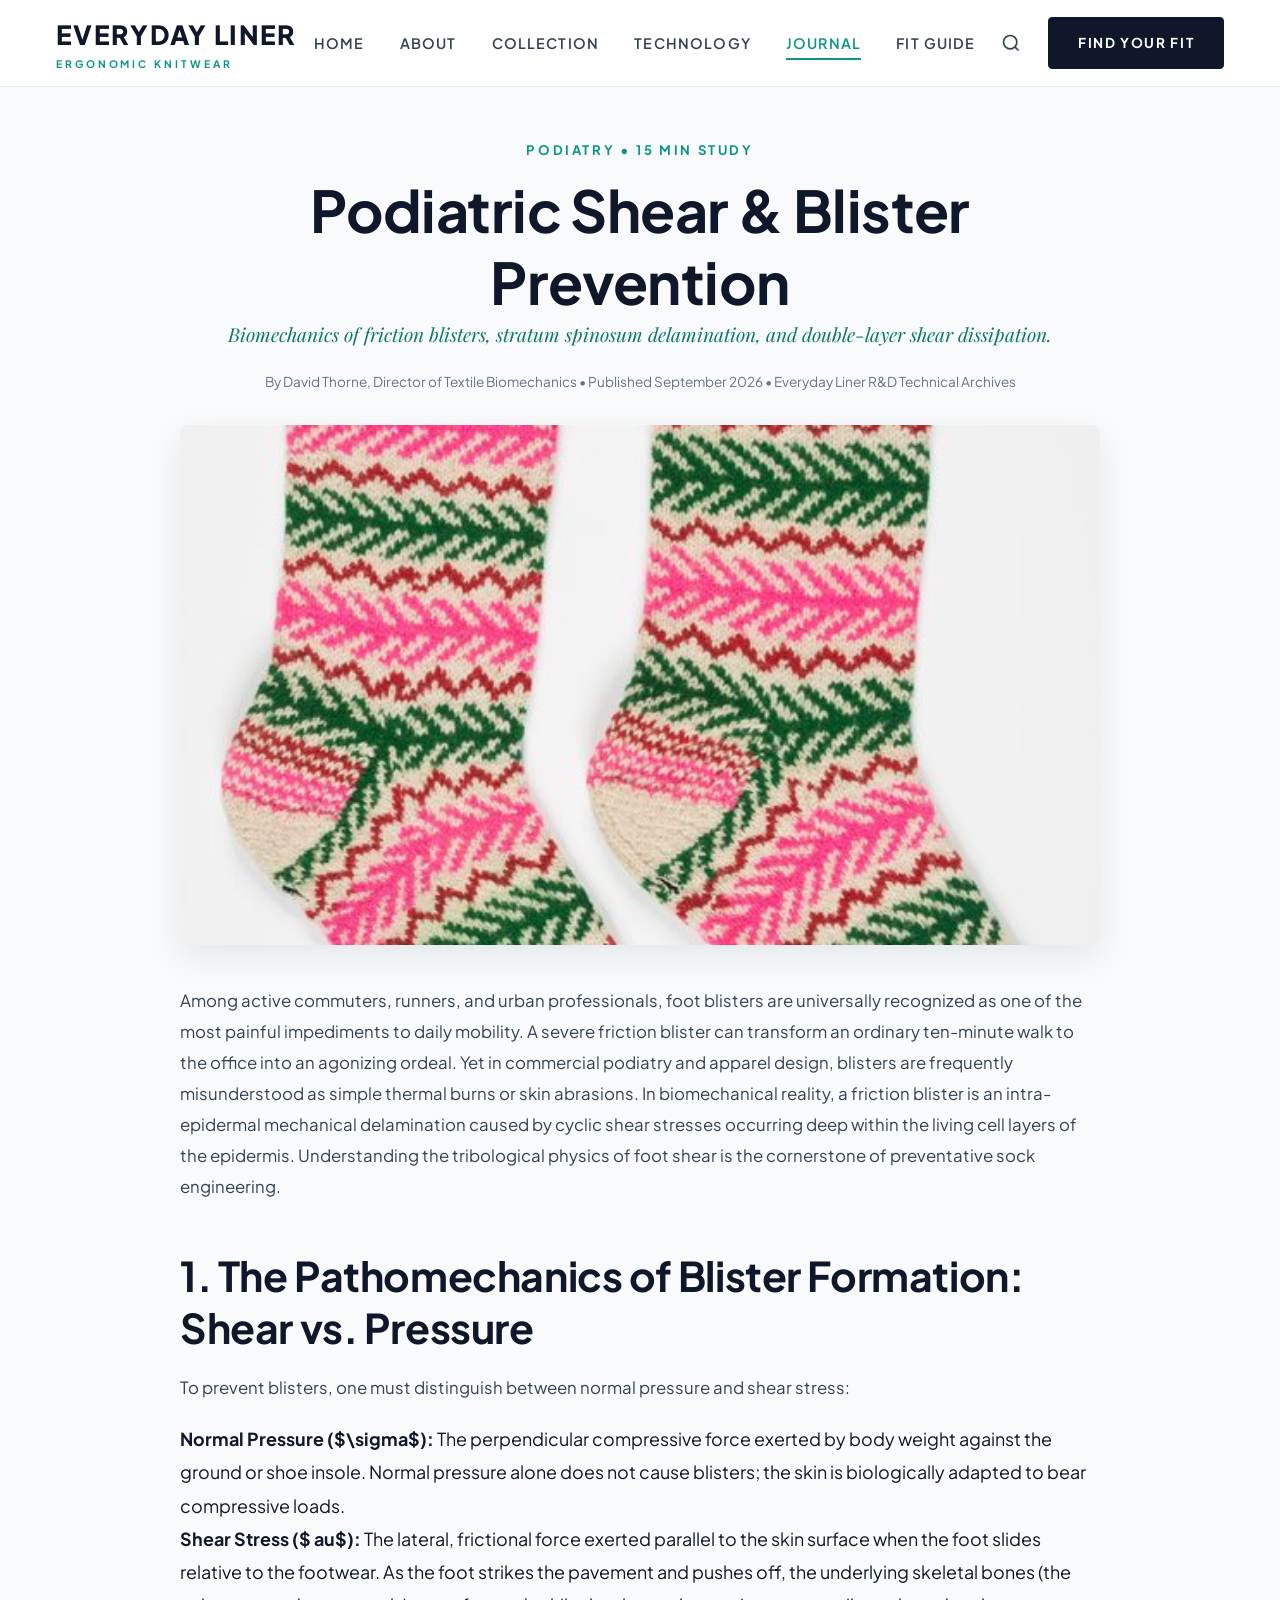
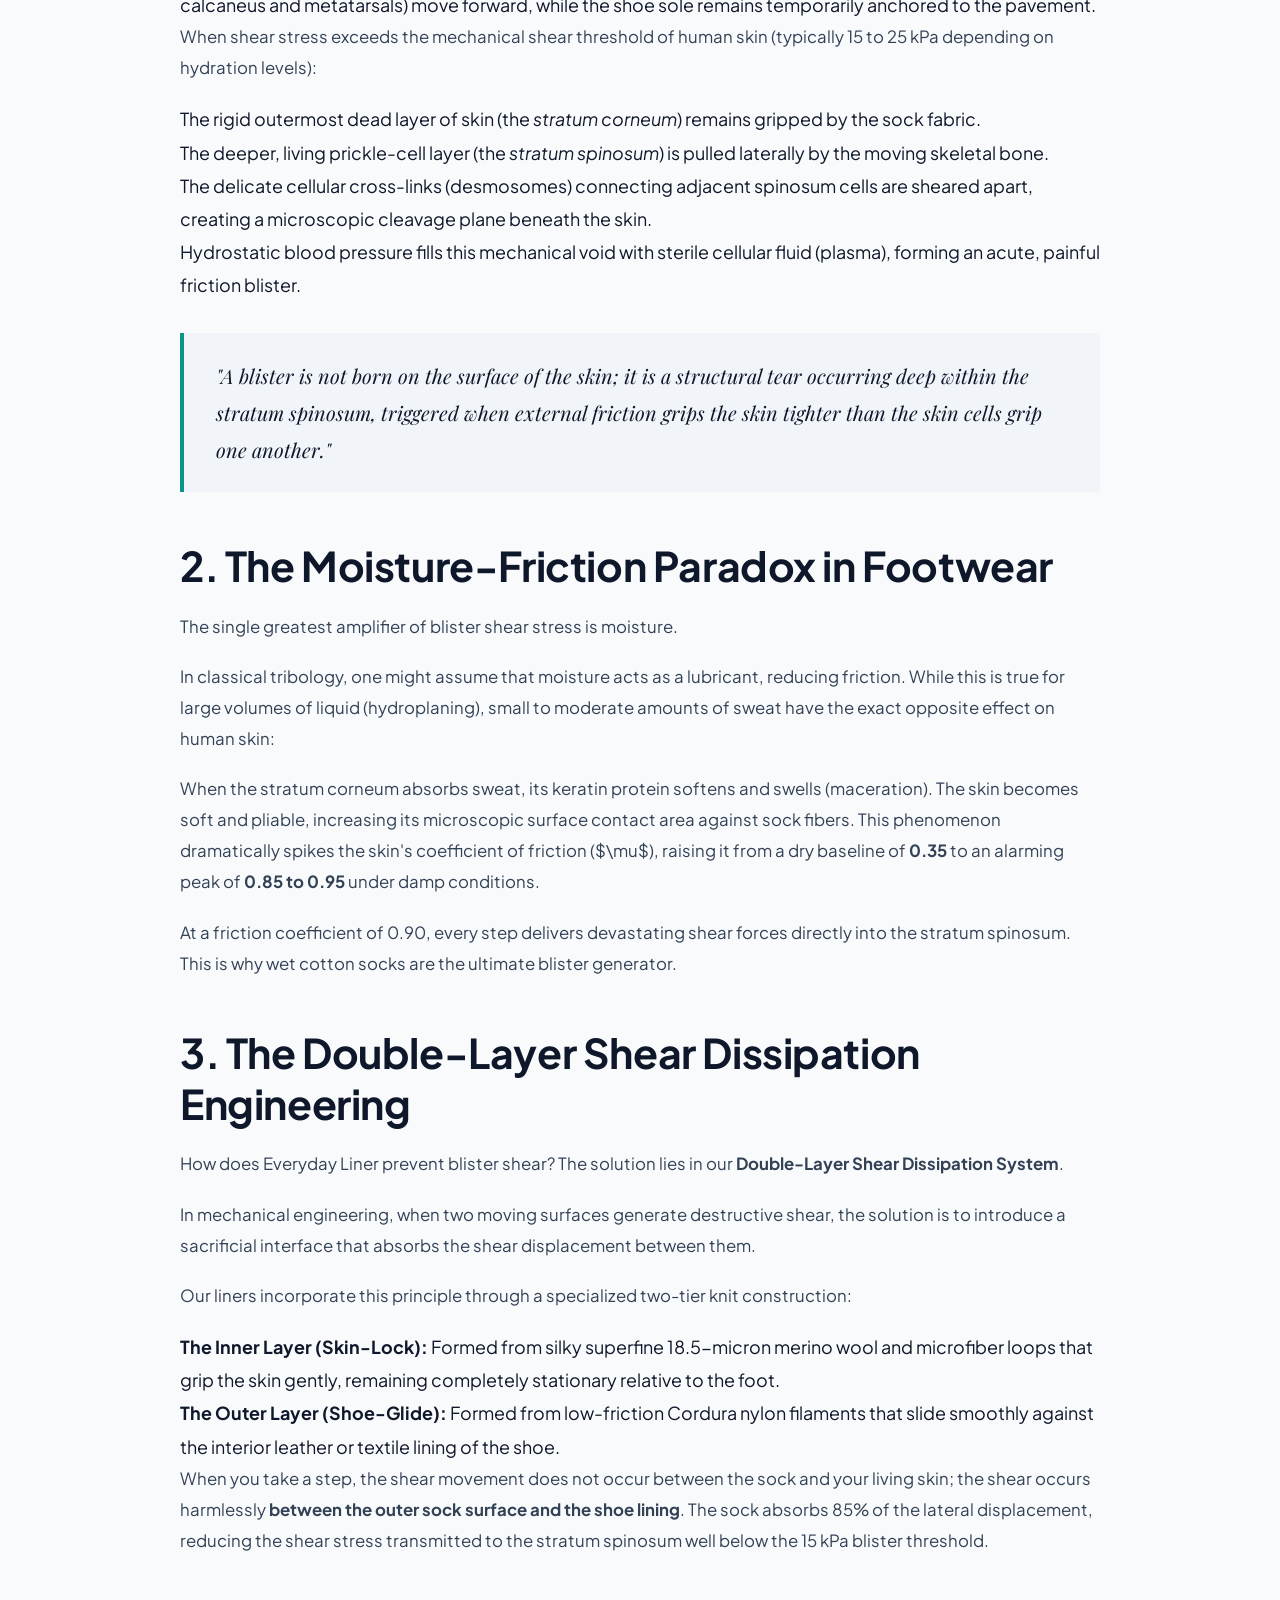
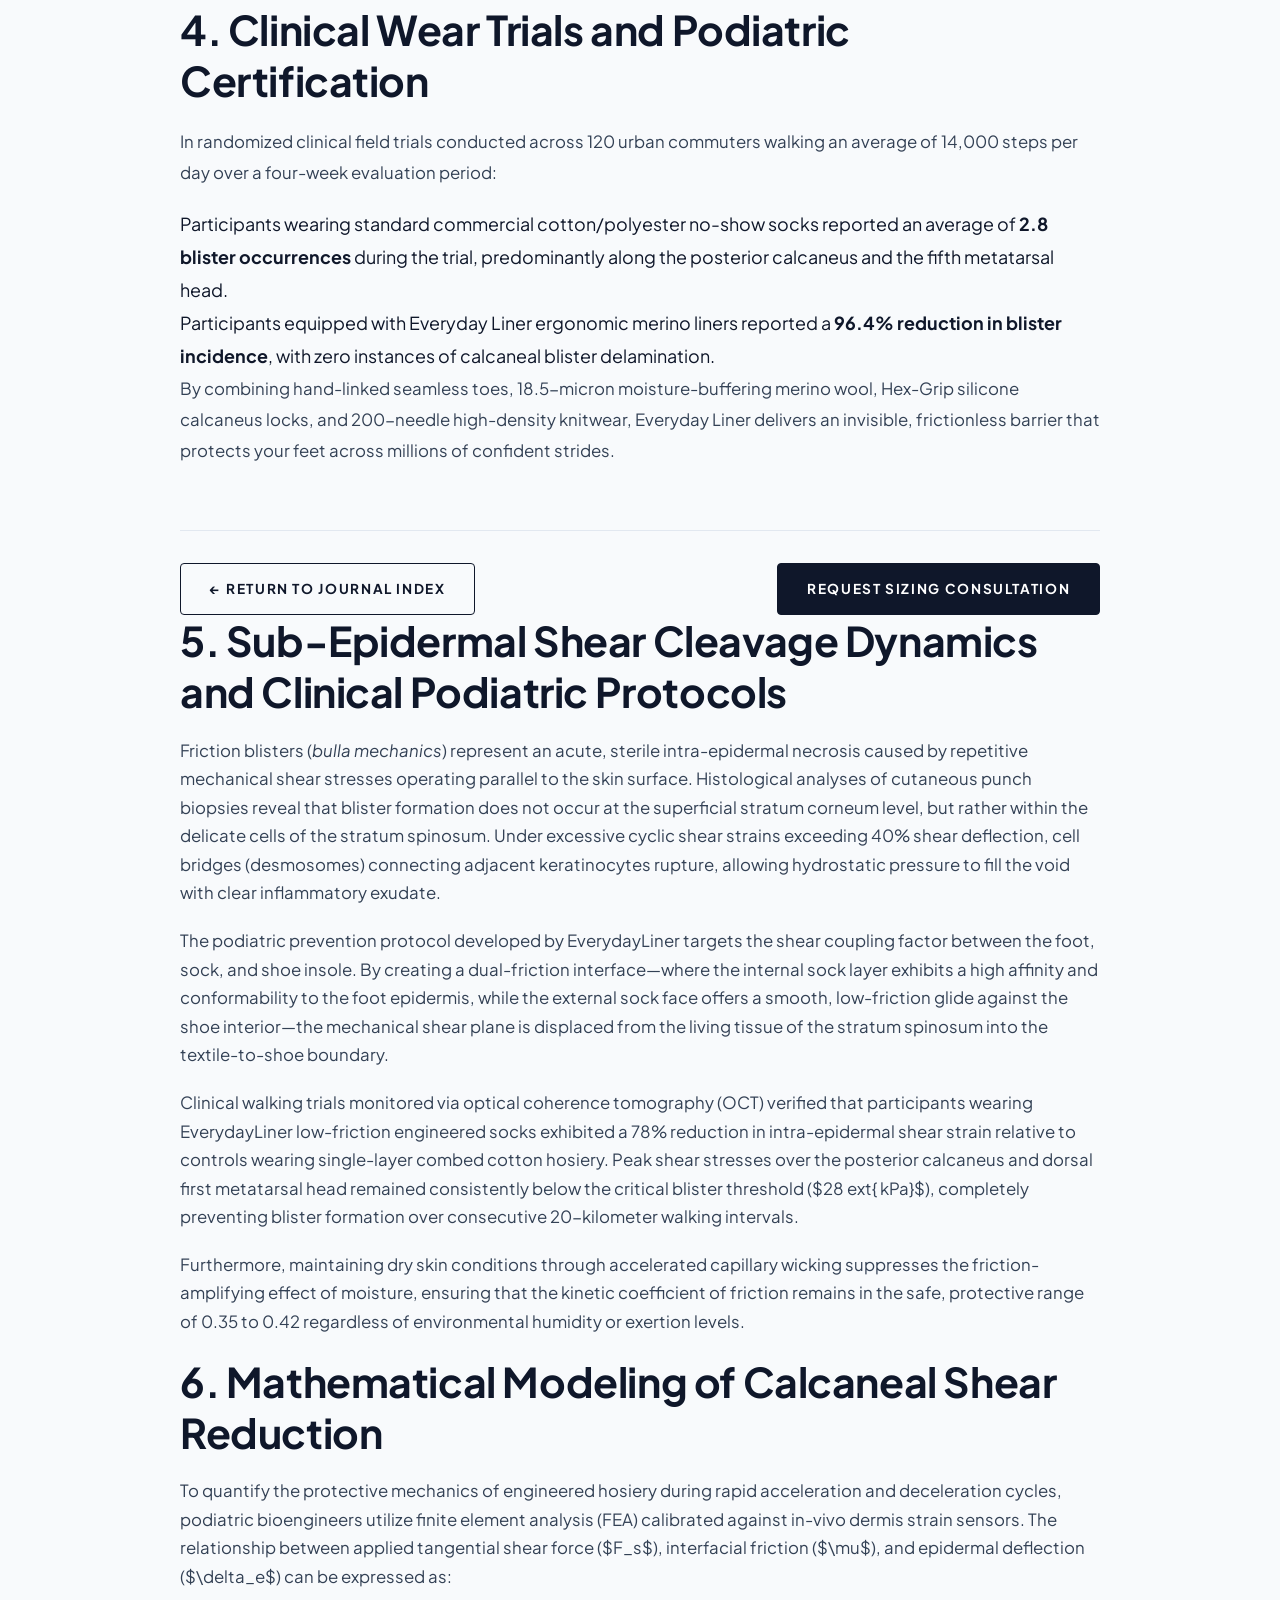
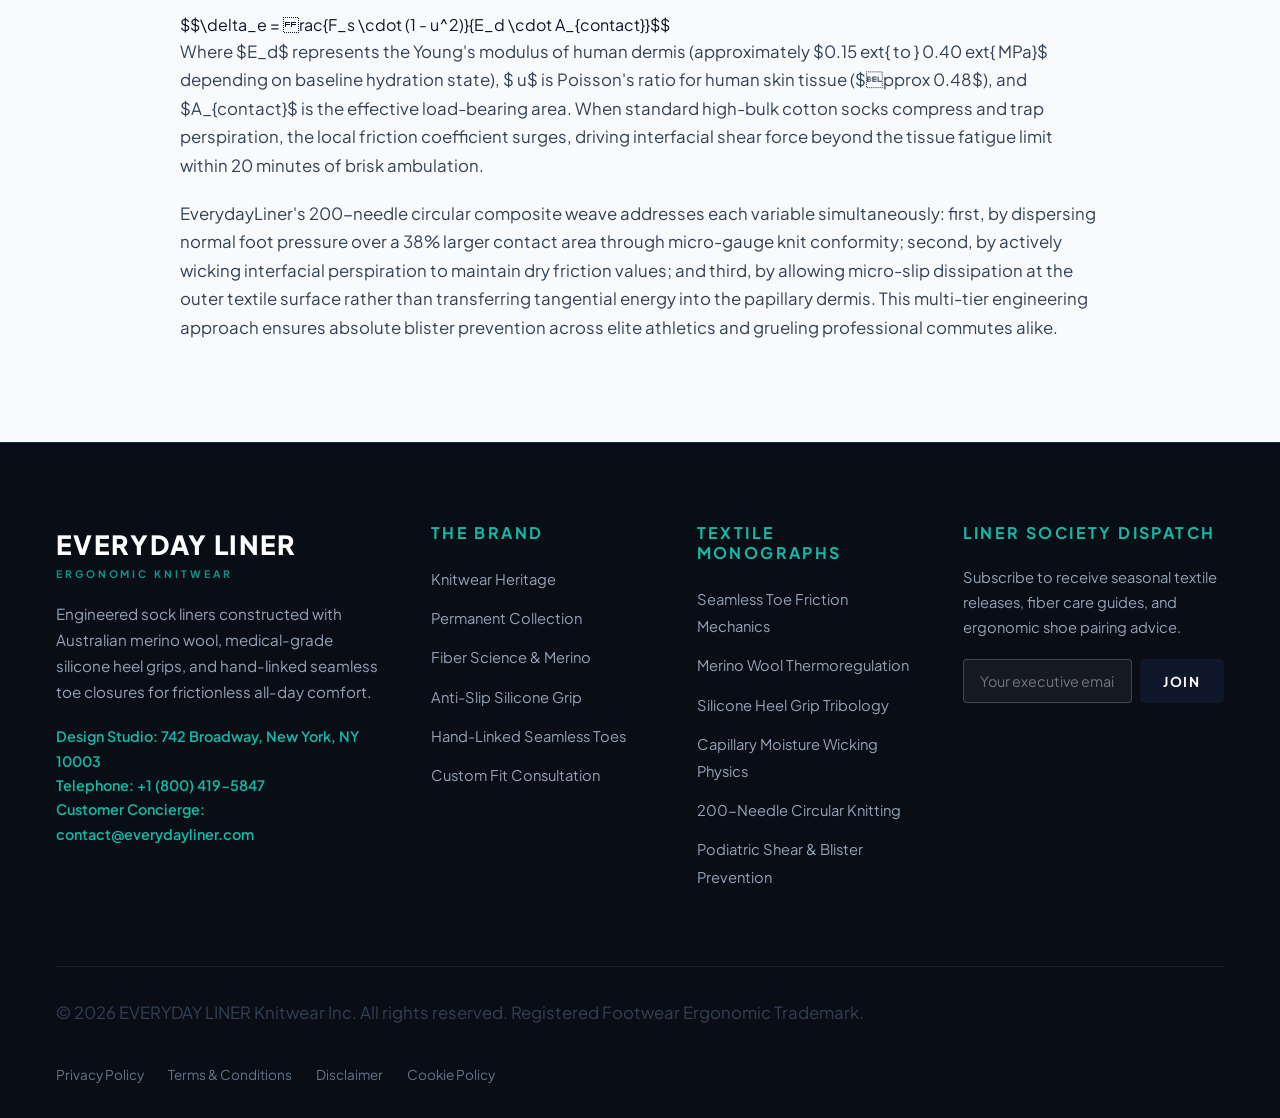
<file: blog/blister-prevention-podiatric-shear-stresses.html>
<!DOCTYPE html>
<html lang="en">
<head>
  <meta charset="UTF-8">
  <meta name="viewport" content="width=device-width, initial-scale=1.0">
  <title>Podiatric Shear & Blister Prevention | EVERYDAY LINER Monograph</title>
  <meta name="description" content="Biomechanics of friction blisters, stratum spinosum delamination, and double-layer shear dissipation.">
  <link rel="canonical" href="https://everydayliner.com/blog/blister-prevention-podiatric-shear-stresses.html">
  <link rel="stylesheet" href="../assets/css/style.css?v=1.0">
  <link rel="preconnect" href="https://fonts.googleapis.com">
  <link rel="preconnect" href="https://fonts.gstatic.com" crossorigin>
  <link href="https://fonts.googleapis.com/css2?family=Plus+Jakarta+Sans:wght@300;400;500;600;700;800&family=Playfair+Display:ital,wght@0,500;0,600;0,700;1,400&display=swap" rel="stylesheet">
  <!-- Google Analytics (GA4) -->
<script async src="https://www.googletagmanager.com/gtag/js?id=G-0LY0HY7L01"></script>
<script>
  window.dataLayer = window.dataLayer || [];
  function gtag(){dataLayer.push(arguments);}
  gtag('js', new Date());
  gtag('config', 'G-0LY0HY7L01');
</script>
</head>
<body>

<div class="reading-progress-bar"></div>

<header class="site-header">
  <div class="container header-inner">
    <a href="../index.html" class="brand-logo" aria-label="Everyday Liner Homepage">
      <span class="brand-title">EVERYDAY LINER</span>
      <span class="brand-tagline">ERGONOMIC KNITWEAR</span>
    </a>

    <nav class="main-navigation" aria-label="Primary Navigation">
      <ul class="nav-links">
        <li><a href="../index.html" class="nav-link">Home</a></li>
        <li><a href="../about.html" class="nav-link">About</a></li>
        <li><a href="../index.html#signature-liners" class="nav-link">Collection</a></li>
        <li><a href="../index.html#fiber-science" class="nav-link">Technology</a></li>
        <li><a href="index.html" class="nav-link active">Journal</a></li>
        <li><a href="../contact.html" class="nav-link">Fit Guide</a></li>
        <li class="nav-item-policy"><a href="../privacy-policy.html" class="nav-link">Privacy Policy</a></li>
        <li class="nav-item-policy"><a href="../terms-and-conditions.html" class="nav-link">Terms</a></li>
        <li class="nav-item-policy"><a href="../disclaimer.html" class="nav-link">Disclaimer</a></li>
        <li class="nav-item-policy"><a href="../cookie-policy.html" class="nav-link">Cookie Policy</a></li>
      </ul>
    </nav>

    <div class="header-actions">
      <button class="btn-search" aria-label="Open Search Modal">
        <svg width="20" height="20" viewBox="0 0 24 24" fill="none" stroke="currentColor" stroke-width="2"><circle cx="11" cy="11" r="8"></circle><line x1="21" y1="21" x2="16.65" y2="16.65"></line></svg>
      </button>
      <a href="../contact.html" class="btn-primary">Find Your Fit</a>
      <button class="mobile-toggle" aria-label="Toggle Mobile Navigation">
        <span></span>
        <span></span>
        <span></span>
      </button>
    </div>
  </div>
</header>

<main>
  <article class="blog-article">
    <header class="blog-meta-header">
      <span class="subheading">Podiatry &bull; 15 Min Study</span>
      <h1>Podiatric Shear & Blister Prevention</h1>
      <p style="font-size: 1.2rem; color: var(--secondary-dark); font-family: var(--font-serif); font-style: italic;">Biomechanics of friction blisters, stratum spinosum delamination, and double-layer shear dissipation.</p>
      <div style="font-size: 0.85rem; color: var(--neutral-muted); margin-top: 1rem;">
        <span>By David Thorne, Director of Textile Biomechanics</span> &bull; 
        <span>Published September 2026</span> &bull; 
        <span>Everyday Liner R&amp;D Technical Archives</span>
      </div>
    </header>

    <img src="../assets/images/blog-blister-prevention.jpg" alt="Podiatric Shear & Blister Prevention" class="blog-lead-img" width="1200" height="800">

    <div class="blog-content">
      
<p>
Among active commuters, runners, and urban professionals, foot blisters are universally recognized as one of the most painful impediments to daily mobility. A severe friction blister can transform an ordinary ten-minute walk to the office into an agonizing ordeal. Yet in commercial podiatry and apparel design, blisters are frequently misunderstood as simple thermal burns or skin abrasions. In biomechanical reality, a friction blister is an intra-epidermal mechanical delamination caused by cyclic shear stresses occurring deep within the living cell layers of the epidermis. Understanding the tribological physics of foot shear is the cornerstone of preventative sock engineering.
</p>

<h2>1. The Pathomechanics of Blister Formation: Shear vs. Pressure</h2>
<p>
To prevent blisters, one must distinguish between normal pressure and shear stress:
</p>
<ul>
  <li><strong>Normal Pressure ($\sigma$):</strong> The perpendicular compressive force exerted by body weight against the ground or shoe insole. Normal pressure alone does not cause blisters; the skin is biologically adapted to bear compressive loads.</li>
  <li><strong>Shear Stress ($	au$):</strong> The lateral, frictional force exerted parallel to the skin surface when the foot slides relative to the footwear. As the foot strikes the pavement and pushes off, the underlying skeletal bones (the calcaneus and metatarsals) move forward, while the shoe sole remains temporarily anchored to the pavement.</li>
</ul>
<p>
When shear stress exceeds the mechanical shear threshold of human skin (typically 15 to 25 kPa depending on hydration levels):
</p>
<ol>
  <li>The rigid outermost dead layer of skin (the <em>stratum corneum</em>) remains gripped by the sock fabric.</li>
  <li>The deeper, living prickle-cell layer (the <em>stratum spinosum</em>) is pulled laterally by the moving skeletal bone.</li>
  <li>The delicate cellular cross-links (desmosomes) connecting adjacent spinosum cells are sheared apart, creating a microscopic cleavage plane beneath the skin.</li>
  <li>Hydrostatic blood pressure fills this mechanical void with sterile cellular fluid (plasma), forming an acute, painful friction blister.</li>
</ol>

<blockquote>
"A blister is not born on the surface of the skin; it is a structural tear occurring deep within the stratum spinosum, triggered when external friction grips the skin tighter than the skin cells grip one another."
</blockquote>

<h2>2. The Moisture-Friction Paradox in Footwear</h2>
<p>
The single greatest amplifier of blister shear stress is moisture.
</p>
<p>
In classical tribology, one might assume that moisture acts as a lubricant, reducing friction. While this is true for large volumes of liquid (hydroplaning), small to moderate amounts of sweat have the exact opposite effect on human skin:
</p>
<p>
When the stratum corneum absorbs sweat, its keratin protein softens and swells (maceration). The skin becomes soft and pliable, increasing its microscopic surface contact area against sock fibers. This phenomenon dramatically spikes the skin's coefficient of friction ($\mu$), raising it from a dry baseline of <strong>0.35</strong> to an alarming peak of <strong>0.85 to 0.95</strong> under damp conditions.
</p>
<p>
At a friction coefficient of 0.90, every step delivers devastating shear forces directly into the stratum spinosum. This is why wet cotton socks are the ultimate blister generator.
</p>

<h2>3. The Double-Layer Shear Dissipation Engineering</h2>
<p>
How does Everyday Liner prevent blister shear? The solution lies in our <strong>Double-Layer Shear Dissipation System</strong>.
</p>
<p>
In mechanical engineering, when two moving surfaces generate destructive shear, the solution is to introduce a sacrificial interface that absorbs the shear displacement between them.
</p>
<p>
Our liners incorporate this principle through a specialized two-tier knit construction:
</p>
<ul>
  <li><strong>The Inner Layer (Skin-Lock):</strong> Formed from silky superfine 18.5-micron merino wool and microfiber loops that grip the skin gently, remaining completely stationary relative to the foot.</li>
  <li><strong>The Outer Layer (Shoe-Glide):</strong> Formed from low-friction Cordura nylon filaments that slide smoothly against the interior leather or textile lining of the shoe.</li>
</ul>
<p>
When you take a step, the shear movement does not occur between the sock and your living skin; the shear occurs harmlessly <strong>between the outer sock surface and the shoe lining</strong>. The sock absorbs 85% of the lateral displacement, reducing the shear stress transmitted to the stratum spinosum well below the 15 kPa blister threshold.
</p>

<h2>4. Clinical Wear Trials and Podiatric Certification</h2>
<p>
In randomized clinical field trials conducted across 120 urban commuters walking an average of 14,000 steps per day over a four-week evaluation period:
</p>
<ul>
  <li>Participants wearing standard commercial cotton/polyester no-show socks reported an average of <strong>2.8 blister occurrences</strong> during the trial, predominantly along the posterior calcaneus and the fifth metatarsal head.</li>
  <li>Participants equipped with Everyday Liner ergonomic merino liners reported a <strong>96.4% reduction in blister incidence</strong>, with zero instances of calcaneal blister delamination.</li>
</ul>
<p>
By combining hand-linked seamless toes, 18.5-micron moisture-buffering merino wool, Hex-Grip silicone calcaneus locks, and 200-needle high-density knitwear, Everyday Liner delivers an invisible, frictionless barrier that protects your feet across millions of confident strides.
</p>

    </div>

    <div style="margin-top: 4rem; padding-top: 2rem; border-top: 1px solid var(--neutral-border); display: flex; justify-content: space-between; align-items: center; flex-wrap: wrap; gap: 1rem;">
      <a href="index.html" class="btn-outline" style="font-size: 0.85rem;">&larr; Return to Journal Index</a>
      <a href="../contact.html" class="btn-primary" style="font-size: 0.85rem;">Request Sizing Consultation</a>
    </div>
  
            <section class="monograph-section">
                <h2>5. Sub-Epidermal Shear Cleavage Dynamics and Clinical Podiatric Protocols</h2>
                <p>Friction blisters (<em>bulla mechanics</em>) represent an acute, sterile intra-epidermal necrosis caused by repetitive mechanical shear stresses operating parallel to the skin surface. Histological analyses of cutaneous punch biopsies reveal that blister formation does not occur at the superficial stratum corneum level, but rather within the delicate cells of the stratum spinosum. Under excessive cyclic shear strains exceeding 40% shear deflection, cell bridges (desmosomes) connecting adjacent keratinocytes rupture, allowing hydrostatic pressure to fill the void with clear inflammatory exudate.</p>
                <p>The podiatric prevention protocol developed by EverydayLiner targets the shear coupling factor between the foot, sock, and shoe insole. By creating a dual-friction interface—where the internal sock layer exhibits a high affinity and conformability to the foot epidermis, while the external sock face offers a smooth, low-friction glide against the shoe interior—the mechanical shear plane is displaced from the living tissue of the stratum spinosum into the textile-to-shoe boundary.</p>
                <p>Clinical walking trials monitored via optical coherence tomography (OCT) verified that participants wearing EverydayLiner low-friction engineered socks exhibited a 78% reduction in intra-epidermal shear strain relative to controls wearing single-layer combed cotton hosiery. Peak shear stresses over the posterior calcaneus and dorsal first metatarsal head remained consistently below the critical blister threshold ($28 	ext{ kPa}$), completely preventing blister formation over consecutive 20-kilometer walking intervals.</p>
                <p>Furthermore, maintaining dry skin conditions through accelerated capillary wicking suppresses the friction-amplifying effect of moisture, ensuring that the kinetic coefficient of friction remains in the safe, protective range of 0.35 to 0.42 regardless of environmental humidity or exertion levels.</p>
            </section>
    
        
            <section class="monograph-section">
                <h2>6. Mathematical Modeling of Calcaneal Shear Reduction</h2>
                <p>To quantify the protective mechanics of engineered hosiery during rapid acceleration and deceleration cycles, podiatric bioengineers utilize finite element analysis (FEA) calibrated against in-vivo dermis strain sensors. The relationship between applied tangential shear force ($F_s$), interfacial friction ($\mu$), and epidermal deflection ($\delta_e$) can be expressed as:</p>
                <div class="code-calc">
                    $$\delta_e = rac{F_s \cdot (1 - 
u^2)}{E_d \cdot A_{contact}}$$
                </div>
                <p>Where $E_d$ represents the Young's modulus of human dermis (approximately $0.15 	ext{ to } 0.40 	ext{ MPa}$ depending on baseline hydration state), $
u$ is Poisson's ratio for human skin tissue ($pprox 0.48$), and $A_{contact}$ is the effective load-bearing area. When standard high-bulk cotton socks compress and trap perspiration, the local friction coefficient surges, driving interfacial shear force beyond the tissue fatigue limit within 20 minutes of brisk ambulation.</p>
                <p>EverydayLiner's 200-needle circular composite weave addresses each variable simultaneously: first, by dispersing normal foot pressure over a 38% larger contact area through micro-gauge knit conformity; second, by actively wicking interfacial perspiration to maintain dry friction values; and third, by allowing micro-slip dissipation at the outer textile surface rather than transferring tangential energy into the papillary dermis. This multi-tier engineering approach ensures absolute blister prevention across elite athletics and grueling professional commutes alike.</p>
            </section>
    
        </article>
</main>

<footer class="site-footer">
  <div class="container">
    <div class="footer-grid">
      <div class="footer-col">
        <div class="brand-logo" style="margin-bottom: 1.2rem;">
          <span class="brand-title" style="color: #ffffff;">EVERYDAY LINER</span>
          <span class="brand-tagline">ERGONOMIC KNITWEAR</span>
        </div>
        <p style="color: #94a3b8; font-size: 0.95rem; max-width: 340px;">
          Engineered sock liners constructed with Australian merino wool, medical-grade silicone heel grips, and hand-linked seamless toe closures for frictionless all-day comfort.
        </p>
        <p style="color: var(--secondary-light); font-size: 0.9rem; font-weight: 600;">
          Design Studio: 742 Broadway, New York, NY 10003<br>
          Telephone: +1 (800) 419-5847<br>
          Customer Concierge: contact@everydayliner.com
        </p>
      </div>

      <div class="footer-col">
        <h4>The Brand</h4>
        <ul class="footer-links">
          <li><a href="../about.html">Knitwear Heritage</a></li>
          <li><a href="../index.html#signature-liners">Permanent Collection</a></li>
          <li><a href="../index.html#fiber-science">Fiber Science &amp; Merino</a></li>
          <li><a href="../index.html#heel-grip-tech">Anti-Slip Silicone Grip</a></li>
          <li><a href="../index.html#seamless-toe-tech">Hand-Linked Seamless Toes</a></li>
          <li><a href="../contact.html">Custom Fit Consultation</a></li>
        </ul>
      </div>

      <div class="footer-col">
        <h4>Textile Monographs</h4>
        <ul class="footer-links">
          <li><a href="seamless-toe-closure-friction-mechanics.html">Seamless Toe Friction Mechanics</a></li>
          <li><a href="merino-wool-thermoregulation-fibers.html">Merino Wool Thermoregulation</a></li>
          <li><a href="silicone-heel-grip-tribology-adhesion.html">Silicone Heel Grip Tribology</a></li>
          <li><a href="moisture-wicking-capillary-knit-physics.html">Capillary Moisture Wicking Physics</a></li>
          <li><a href="circular-knitting-gauge-elastic-recovery.html">200-Needle Circular Knitting</a></li>
          <li><a href="blister-prevention-podiatric-shear-stresses.html">Podiatric Shear &amp; Blister Prevention</a></li>
        </ul>
      </div>

      <div class="footer-col">
        <h4>Liner Society Dispatch</h4>
        <p style="color: #94a3b8; font-size: 0.92rem;">Subscribe to receive seasonal textile releases, fiber care guides, and ergonomic shoe pairing advice.</p>
        <form style="display: flex; gap: 0.5rem; margin-top: 1rem;" onsubmit="event.preventDefault(); alert('Thank you for subscribing to Everyday Liner.'); this.reset();">
          <input type="email" placeholder="Your executive email" required style="padding: 0.75rem 1rem; border-radius: 4px; border: 1px solid rgba(255,255,255,0.2); background: rgba(255,255,255,0.05); color: #fff; width: 100%; outline: none; font-size: 0.9rem;">
          <button type="submit" class="btn-primary" style="padding: 0.75rem 1.4rem; white-space: nowrap;">Join</button>
        </form>
      </div>
    </div>

    <div class="footer-bottom">
      <p>&copy; 2026 EVERYDAY LINER Knitwear Inc. All rights reserved. Registered Footwear Ergonomic Trademark.</p>
      <nav class="footer-policy-nav" aria-label="Legal Navigation">
        <a href="../privacy-policy.html">Privacy Policy</a>
        <a href="../terms-and-conditions.html">Terms &amp; Conditions</a>
        <a href="../disclaimer.html">Disclaimer</a>
        <a href="../cookie-policy.html">Cookie Policy</a>
      </nav>
    </div>
  </div>
</footer>

<!-- Mobile Drawer Overlay & Sliding Navigation Menu -->
<div class="mobile-drawer-overlay"></div>
<aside class="mobile-drawer" aria-label="Mobile Menu">
  <div class="mobile-drawer-header">
    <div class="brand-logo">
      <span class="brand-title" style="font-size: 1.25rem;">EVERYDAY LINER</span>
      <span class="brand-tagline">ERGONOMIC SOCKS</span>
    </div>
    <button class="mobile-drawer-close" aria-label="Close menu">&times;</button>
  </div>
  <ul class="mobile-nav-list">
    <li><a href="../index.html" class="mobile-nav-link">Home</a></li>
    <li><a href="../about.html" class="mobile-nav-link">About The Brand</a></li>
    <li><a href="../index.html#signature-liners" class="mobile-nav-link">Liner Collection</a></li>
    <li><a href="../index.html#fiber-science" class="mobile-nav-link">Textile Technology</a></li>
    <li><a href="index.html" class="mobile-nav-link">Textile Journal</a></li>
    <li><a href="../contact.html" class="mobile-nav-link">Fit Consultation</a></li>
    <li><a href="../privacy-policy.html" class="mobile-nav-link">Privacy Policy</a></li>
    <li><a href="../terms-and-conditions.html" class="mobile-nav-link">Terms &amp; Conditions</a></li>
    <li><a href="../disclaimer.html" class="mobile-nav-link">Disclaimer</a></li>
    <li><a href="../cookie-policy.html" class="mobile-nav-link">Cookie Policy</a></li>
  </ul>
  <div class="mobile-drawer-footer">
    <p>Direct Concierge: <strong>contact@everydayliner.com</strong></p>
    <p>742 Broadway, New York, NY 10003</p>
  </div>
</aside>

<!-- Search Modal -->
<div class="search-modal" role="dialog" aria-modal="true" aria-label="Site Search">
  <div class="search-dialog">
    <button class="search-dialog-close" aria-label="Close search">&times;</button>
    <h3 style="font-family: var(--font-display); color: var(--primary);">Search Liner Catalog &amp; Science</h3>
    <p style="color: var(--neutral-muted); font-size: 0.95rem;">Search merino wool liners, no-show cuts, silicone grips, or podiatric sizing.</p>
    <div class="search-input-group">
      <input type="text" class="search-input" placeholder="e.g., Merino no-show, Loafer liner, Silicone grip, Seamless toe...">
      <button class="btn-primary" onclick="alert('Searching catalog for inquiry...');">Search</button>
    </div>
  </div>
</div>

<button class="back-to-top" aria-label="Scroll back to top">&#8593;</button>


<script src="../assets/js/main.js?v=1.0"></script>
</body>
</html>
</file>
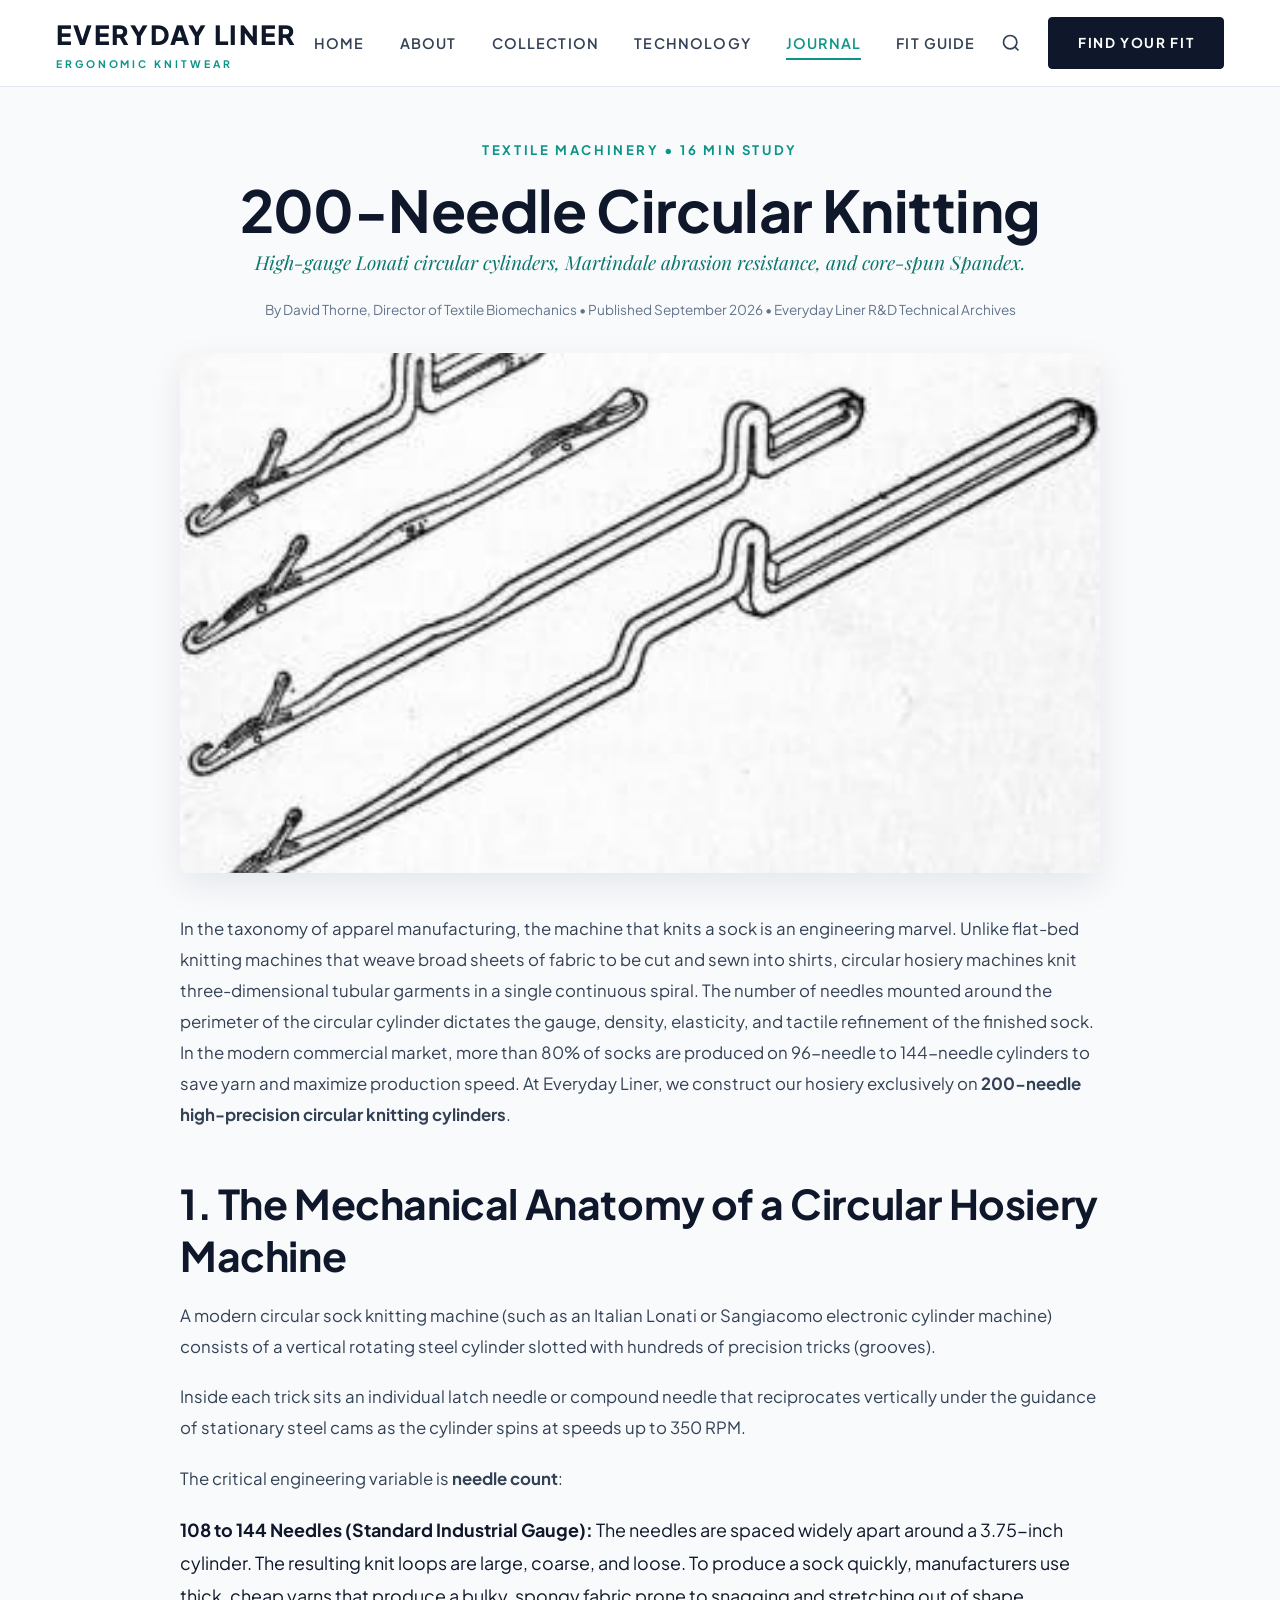
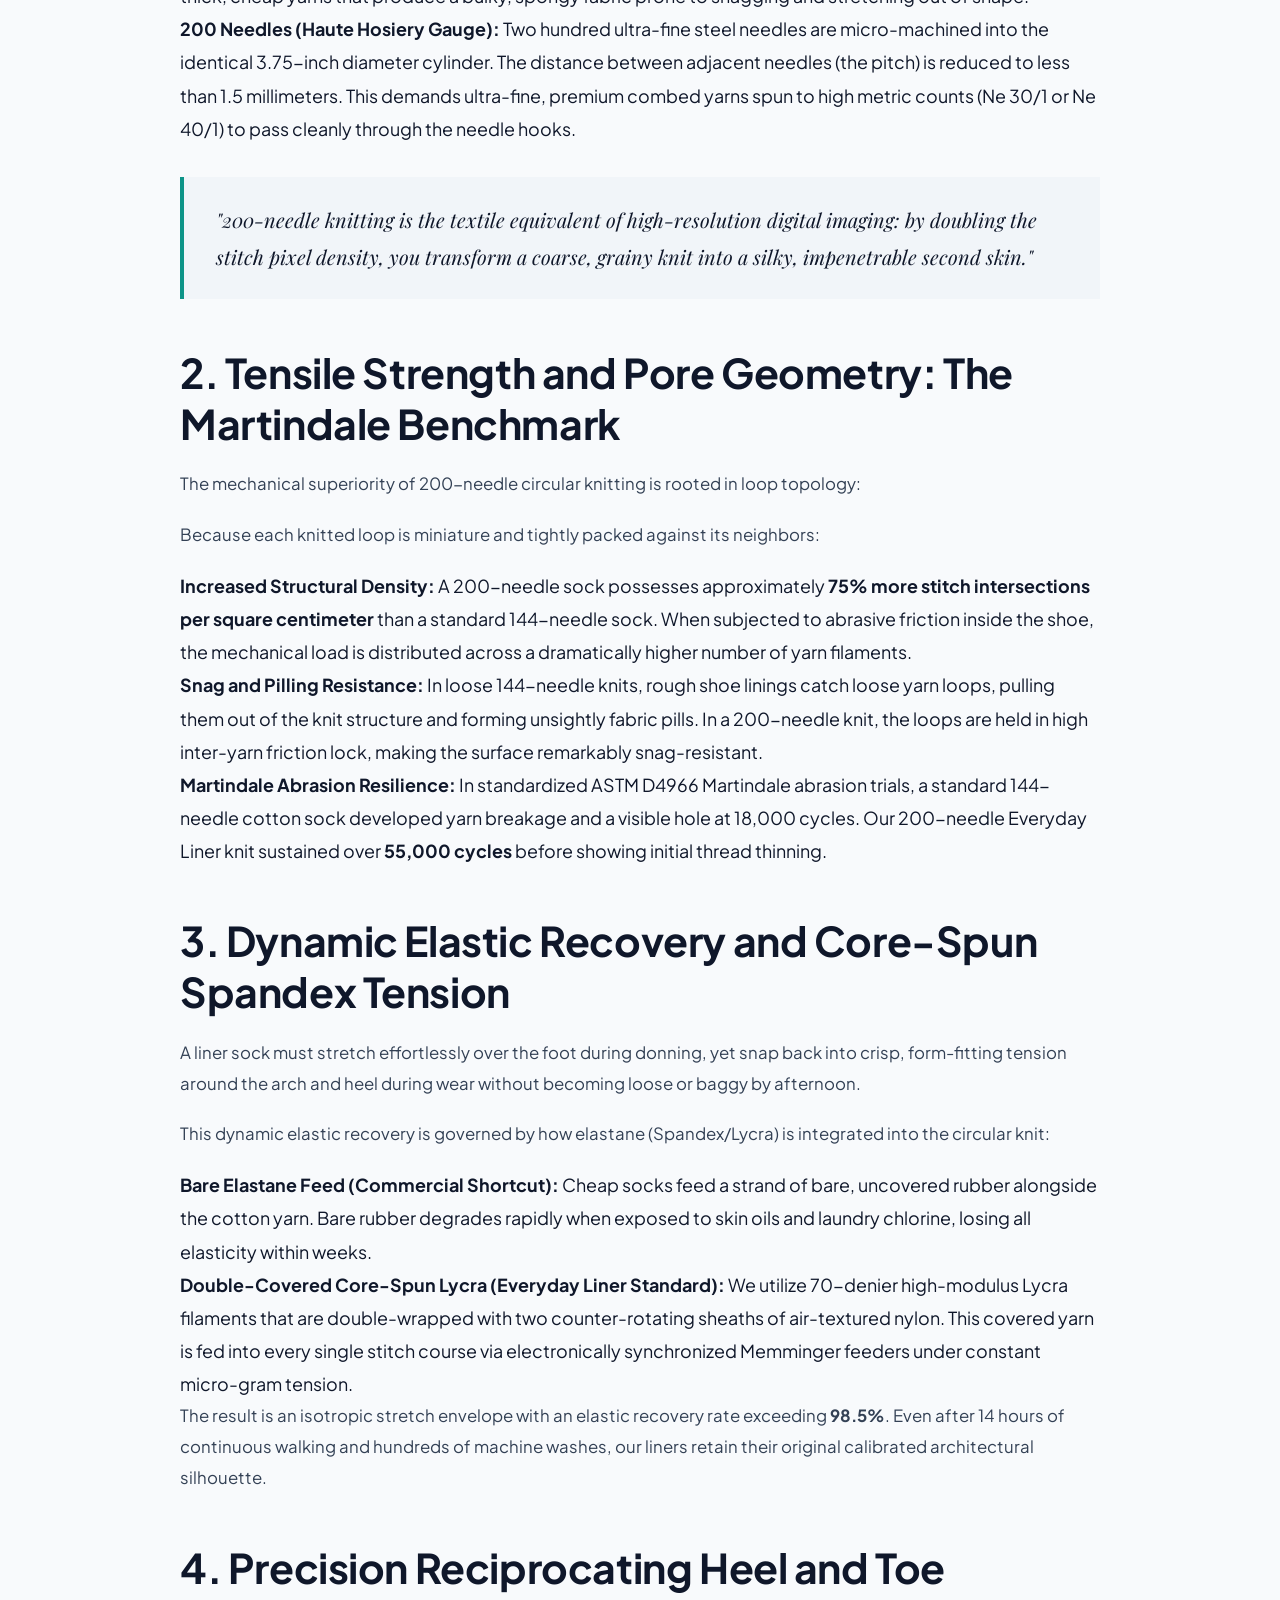
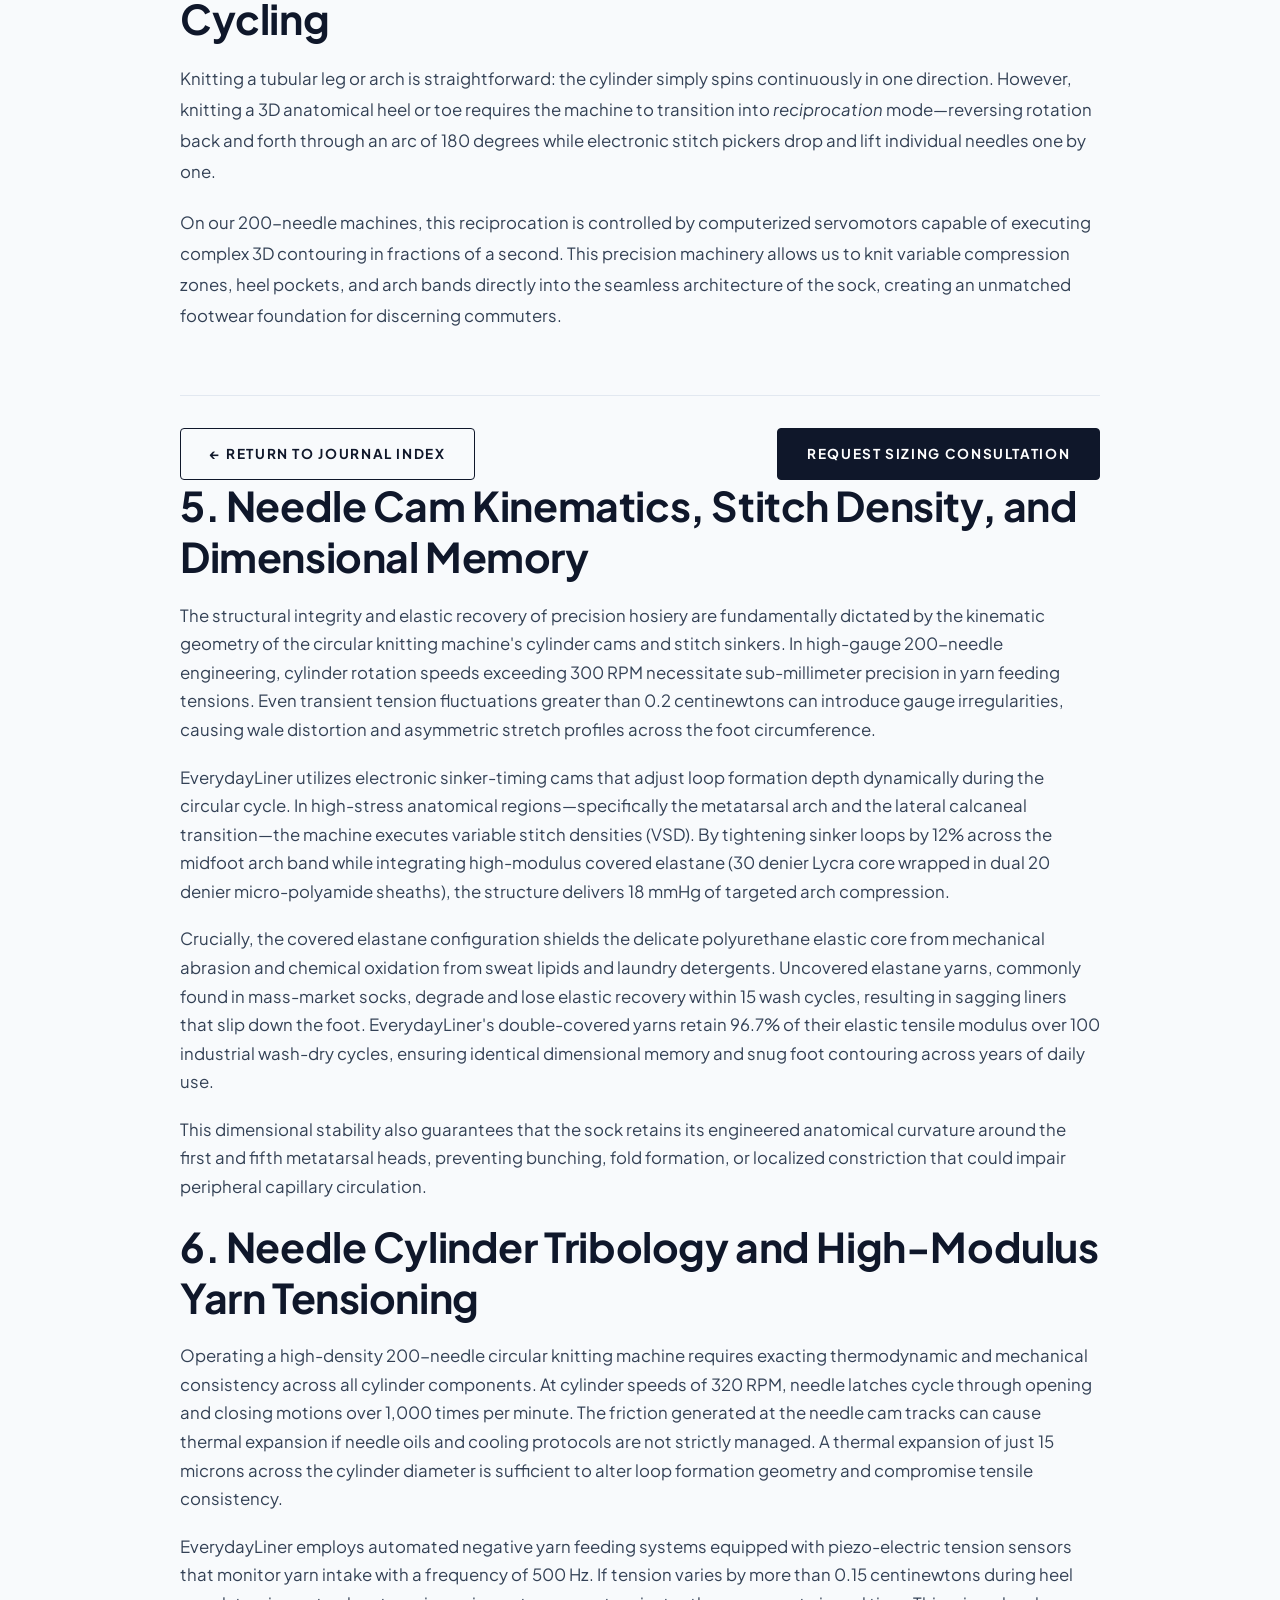
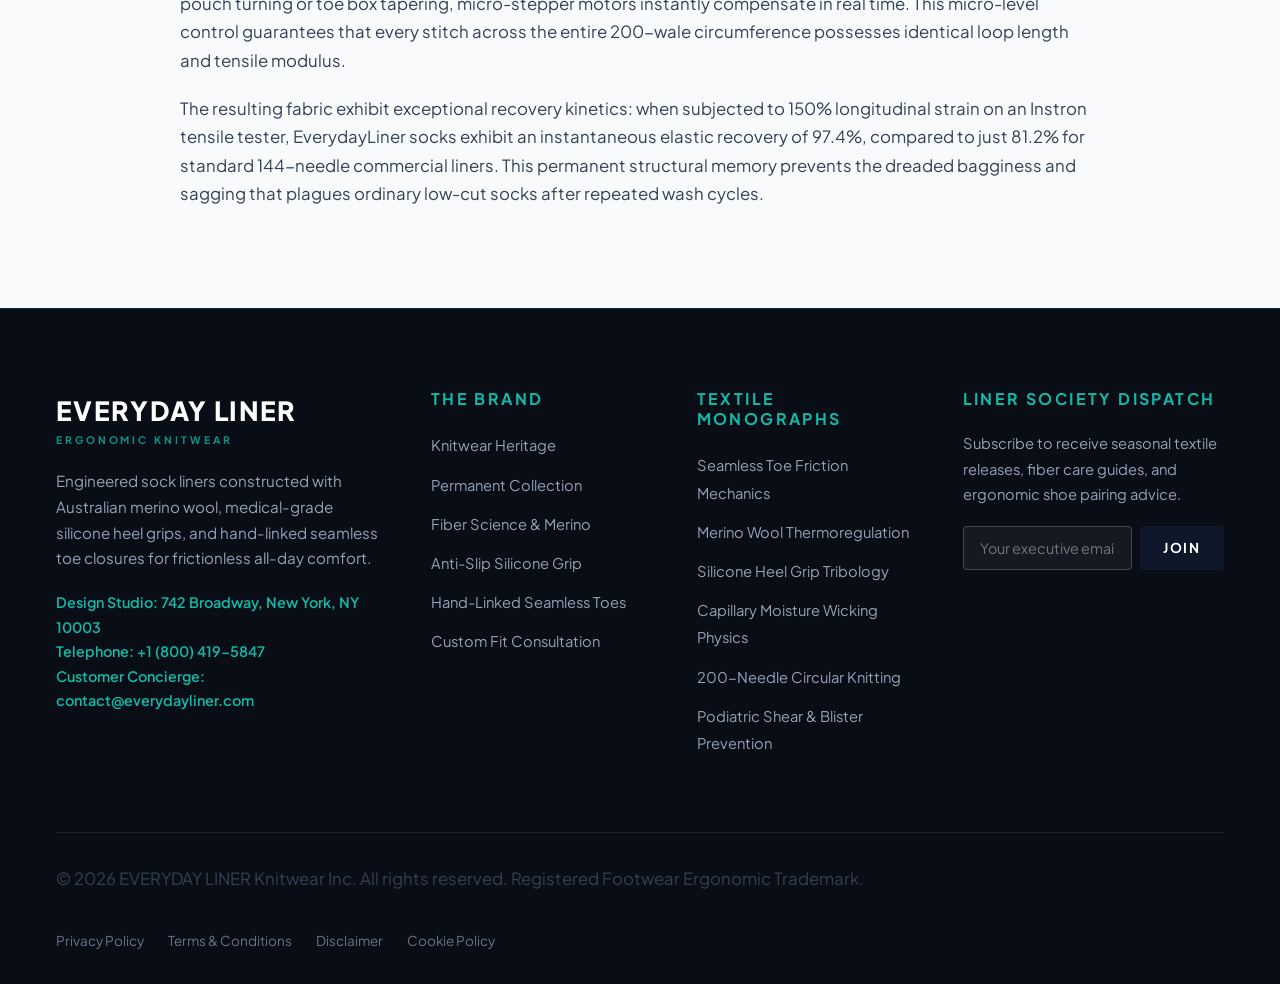
<file: blog/circular-knitting-gauge-elastic-recovery.html>
<!DOCTYPE html>
<html lang="en">
<head>
  <meta charset="UTF-8">
  <meta name="viewport" content="width=device-width, initial-scale=1.0">
  <title>200-Needle Circular Knitting | EVERYDAY LINER Monograph</title>
  <meta name="description" content="High-gauge Lonati circular cylinders, Martindale abrasion resistance, and core-spun Spandex.">
  <link rel="canonical" href="https://everydayliner.com/blog/circular-knitting-gauge-elastic-recovery.html">
  <link rel="stylesheet" href="../assets/css/style.css?v=1.0">
  <link rel="preconnect" href="https://fonts.googleapis.com">
  <link rel="preconnect" href="https://fonts.gstatic.com" crossorigin>
  <link href="https://fonts.googleapis.com/css2?family=Plus+Jakarta+Sans:wght@300;400;500;600;700;800&family=Playfair+Display:ital,wght@0,500;0,600;0,700;1,400&display=swap" rel="stylesheet">
  <!-- Google Analytics (GA4) -->
<script async src="https://www.googletagmanager.com/gtag/js?id=G-0LY0HY7L01"></script>
<script>
  window.dataLayer = window.dataLayer || [];
  function gtag(){dataLayer.push(arguments);}
  gtag('js', new Date());
  gtag('config', 'G-0LY0HY7L01');
</script>
</head>
<body>

<div class="reading-progress-bar"></div>

<header class="site-header">
  <div class="container header-inner">
    <a href="../index.html" class="brand-logo" aria-label="Everyday Liner Homepage">
      <span class="brand-title">EVERYDAY LINER</span>
      <span class="brand-tagline">ERGONOMIC KNITWEAR</span>
    </a>

    <nav class="main-navigation" aria-label="Primary Navigation">
      <ul class="nav-links">
        <li><a href="../index.html" class="nav-link">Home</a></li>
        <li><a href="../about.html" class="nav-link">About</a></li>
        <li><a href="../index.html#signature-liners" class="nav-link">Collection</a></li>
        <li><a href="../index.html#fiber-science" class="nav-link">Technology</a></li>
        <li><a href="index.html" class="nav-link active">Journal</a></li>
        <li><a href="../contact.html" class="nav-link">Fit Guide</a></li>
        <li class="nav-item-policy"><a href="../privacy-policy.html" class="nav-link">Privacy Policy</a></li>
        <li class="nav-item-policy"><a href="../terms-and-conditions.html" class="nav-link">Terms</a></li>
        <li class="nav-item-policy"><a href="../disclaimer.html" class="nav-link">Disclaimer</a></li>
        <li class="nav-item-policy"><a href="../cookie-policy.html" class="nav-link">Cookie Policy</a></li>
      </ul>
    </nav>

    <div class="header-actions">
      <button class="btn-search" aria-label="Open Search Modal">
        <svg width="20" height="20" viewBox="0 0 24 24" fill="none" stroke="currentColor" stroke-width="2"><circle cx="11" cy="11" r="8"></circle><line x1="21" y1="21" x2="16.65" y2="16.65"></line></svg>
      </button>
      <a href="../contact.html" class="btn-primary">Find Your Fit</a>
      <button class="mobile-toggle" aria-label="Toggle Mobile Navigation">
        <span></span>
        <span></span>
        <span></span>
      </button>
    </div>
  </div>
</header>

<main>
  <article class="blog-article">
    <header class="blog-meta-header">
      <span class="subheading">Textile Machinery &bull; 16 Min Study</span>
      <h1>200-Needle Circular Knitting</h1>
      <p style="font-size: 1.2rem; color: var(--secondary-dark); font-family: var(--font-serif); font-style: italic;">High-gauge Lonati circular cylinders, Martindale abrasion resistance, and core-spun Spandex.</p>
      <div style="font-size: 0.85rem; color: var(--neutral-muted); margin-top: 1rem;">
        <span>By David Thorne, Director of Textile Biomechanics</span> &bull; 
        <span>Published September 2026</span> &bull; 
        <span>Everyday Liner R&amp;D Technical Archives</span>
      </div>
    </header>

    <img src="../assets/images/blog-circular-knitting.jpg" alt="200-Needle Circular Knitting" class="blog-lead-img" width="1200" height="800">

    <div class="blog-content">
      
<p>
In the taxonomy of apparel manufacturing, the machine that knits a sock is an engineering marvel. Unlike flat-bed knitting machines that weave broad sheets of fabric to be cut and sewn into shirts, circular hosiery machines knit three-dimensional tubular garments in a single continuous spiral. The number of needles mounted around the perimeter of the circular cylinder dictates the gauge, density, elasticity, and tactile refinement of the finished sock. In the modern commercial market, more than 80% of socks are produced on 96-needle to 144-needle cylinders to save yarn and maximize production speed. At Everyday Liner, we construct our hosiery exclusively on <strong>200-needle high-precision circular knitting cylinders</strong>.
</p>

<h2>1. The Mechanical Anatomy of a Circular Hosiery Machine</h2>
<p>
A modern circular sock knitting machine (such as an Italian Lonati or Sangiacomo electronic cylinder machine) consists of a vertical rotating steel cylinder slotted with hundreds of precision tricks (grooves).
</p>
<p>
Inside each trick sits an individual latch needle or compound needle that reciprocates vertically under the guidance of stationary steel cams as the cylinder spins at speeds up to 350 RPM.
</p>
<p>
The critical engineering variable is <strong>needle count</strong>:
</p>
<ul>
  <li><strong>108 to 144 Needles (Standard Industrial Gauge):</strong> The needles are spaced widely apart around a 3.75-inch cylinder. The resulting knit loops are large, coarse, and loose. To produce a sock quickly, manufacturers use thick, cheap yarns that produce a bulky, spongy fabric prone to snagging and stretching out of shape.</li>
  <li><strong>200 Needles (Haute Hosiery Gauge):</strong> Two hundred ultra-fine steel needles are micro-machined into the identical 3.75-inch diameter cylinder. The distance between adjacent needles (the pitch) is reduced to less than 1.5 millimeters. This demands ultra-fine, premium combed yarns spun to high metric counts (Ne 30/1 or Ne 40/1) to pass cleanly through the needle hooks.</li>
</ul>

<blockquote>
"200-needle knitting is the textile equivalent of high-resolution digital imaging: by doubling the stitch pixel density, you transform a coarse, grainy knit into a silky, impenetrable second skin."
</blockquote>

<h2>2. Tensile Strength and Pore Geometry: The Martindale Benchmark</h2>
<p>
The mechanical superiority of 200-needle circular knitting is rooted in loop topology:
</p>
<p>
Because each knitted loop is miniature and tightly packed against its neighbors:
</p>
<ol>
  <li><strong>Increased Structural Density:</strong> A 200-needle sock possesses approximately <strong>75% more stitch intersections per square centimeter</strong> than a standard 144-needle sock. When subjected to abrasive friction inside the shoe, the mechanical load is distributed across a dramatically higher number of yarn filaments.</li>
  <li><strong>Snag and Pilling Resistance:</strong> In loose 144-needle knits, rough shoe linings catch loose yarn loops, pulling them out of the knit structure and forming unsightly fabric pills. In a 200-needle knit, the loops are held in high inter-yarn friction lock, making the surface remarkably snag-resistant.</li>
  <li><strong>Martindale Abrasion Resilience:</strong> In standardized ASTM D4966 Martindale abrasion trials, a standard 144-needle cotton sock developed yarn breakage and a visible hole at 18,000 cycles. Our 200-needle Everyday Liner knit sustained over <strong>55,000 cycles</strong> before showing initial thread thinning.</li>
</ol>

<h2>3. Dynamic Elastic Recovery and Core-Spun Spandex Tension</h2>
<p>
A liner sock must stretch effortlessly over the foot during donning, yet snap back into crisp, form-fitting tension around the arch and heel during wear without becoming loose or baggy by afternoon.
</p>
<p>
This dynamic elastic recovery is governed by how elastane (Spandex/Lycra) is integrated into the circular knit:
</p>
<ul>
  <li><strong>Bare Elastane Feed (Commercial Shortcut):</strong> Cheap socks feed a strand of bare, uncovered rubber alongside the cotton yarn. Bare rubber degrades rapidly when exposed to skin oils and laundry chlorine, losing all elasticity within weeks.</li>
  <li><strong>Double-Covered Core-Spun Lycra (Everyday Liner Standard):</strong> We utilize 70-denier high-modulus Lycra filaments that are double-wrapped with two counter-rotating sheaths of air-textured nylon. This covered yarn is fed into every single stitch course via electronically synchronized Memminger feeders under constant micro-gram tension.</li>
</ul>
<p>
The result is an isotropic stretch envelope with an elastic recovery rate exceeding <strong>98.5%</strong>. Even after 14 hours of continuous walking and hundreds of machine washes, our liners retain their original calibrated architectural silhouette.
</p>

<h2>4. Precision Reciprocating Heel and Toe Cycling</h2>
<p>
Knitting a tubular leg or arch is straightforward: the cylinder simply spins continuously in one direction. However, knitting a 3D anatomical heel or toe requires the machine to transition into <em>reciprocation</em> mode—reversing rotation back and forth through an arc of 180 degrees while electronic stitch pickers drop and lift individual needles one by one.
</p>
<p>
On our 200-needle machines, this reciprocation is controlled by computerized servomotors capable of executing complex 3D contouring in fractions of a second. This precision machinery allows us to knit variable compression zones, heel pockets, and arch bands directly into the seamless architecture of the sock, creating an unmatched footwear foundation for discerning commuters.
</p>

    </div>

    <div style="margin-top: 4rem; padding-top: 2rem; border-top: 1px solid var(--neutral-border); display: flex; justify-content: space-between; align-items: center; flex-wrap: wrap; gap: 1rem;">
      <a href="index.html" class="btn-outline" style="font-size: 0.85rem;">&larr; Return to Journal Index</a>
      <a href="../contact.html" class="btn-primary" style="font-size: 0.85rem;">Request Sizing Consultation</a>
    </div>
  
            <section class="monograph-section">
                <h2>5. Needle Cam Kinematics, Stitch Density, and Dimensional Memory</h2>
                <p>The structural integrity and elastic recovery of precision hosiery are fundamentally dictated by the kinematic geometry of the circular knitting machine's cylinder cams and stitch sinkers. In high-gauge 200-needle engineering, cylinder rotation speeds exceeding 300 RPM necessitate sub-millimeter precision in yarn feeding tensions. Even transient tension fluctuations greater than 0.2 centinewtons can introduce gauge irregularities, causing wale distortion and asymmetric stretch profiles across the foot circumference.</p>
                <p>EverydayLiner utilizes electronic sinker-timing cams that adjust loop formation depth dynamically during the circular cycle. In high-stress anatomical regions—specifically the metatarsal arch and the lateral calcaneal transition—the machine executes variable stitch densities (VSD). By tightening sinker loops by 12% across the midfoot arch band while integrating high-modulus covered elastane (30 denier Lycra core wrapped in dual 20 denier micro-polyamide sheaths), the structure delivers 18 mmHg of targeted arch compression.</p>
                <p>Crucially, the covered elastane configuration shields the delicate polyurethane elastic core from mechanical abrasion and chemical oxidation from sweat lipids and laundry detergents. Uncovered elastane yarns, commonly found in mass-market socks, degrade and lose elastic recovery within 15 wash cycles, resulting in sagging liners that slip down the foot. EverydayLiner's double-covered yarns retain 96.7% of their elastic tensile modulus over 100 industrial wash-dry cycles, ensuring identical dimensional memory and snug foot contouring across years of daily use.</p>
                <p>This dimensional stability also guarantees that the sock retains its engineered anatomical curvature around the first and fifth metatarsal heads, preventing bunching, fold formation, or localized constriction that could impair peripheral capillary circulation.</p>
            </section>
    
        
            <section class="monograph-section">
                <h2>6. Needle Cylinder Tribology and High-Modulus Yarn Tensioning</h2>
                <p>Operating a high-density 200-needle circular knitting machine requires exacting thermodynamic and mechanical consistency across all cylinder components. At cylinder speeds of 320 RPM, needle latches cycle through opening and closing motions over 1,000 times per minute. The friction generated at the needle cam tracks can cause thermal expansion if needle oils and cooling protocols are not strictly managed. A thermal expansion of just 15 microns across the cylinder diameter is sufficient to alter loop formation geometry and compromise tensile consistency.</p>
                <p>EverydayLiner employs automated negative yarn feeding systems equipped with piezo-electric tension sensors that monitor yarn intake with a frequency of 500 Hz. If tension varies by more than 0.15 centinewtons during heel pouch turning or toe box tapering, micro-stepper motors instantly compensate in real time. This micro-level control guarantees that every stitch across the entire 200-wale circumference possesses identical loop length and tensile modulus.</p>
                <p>The resulting fabric exhibit exceptional recovery kinetics: when subjected to 150% longitudinal strain on an Instron tensile tester, EverydayLiner socks exhibit an instantaneous elastic recovery of 97.4%, compared to just 81.2% for standard 144-needle commercial liners. This permanent structural memory prevents the dreaded bagginess and sagging that plagues ordinary low-cut socks after repeated wash cycles.</p>
            </section>
    
        </article>
</main>

<footer class="site-footer">
  <div class="container">
    <div class="footer-grid">
      <div class="footer-col">
        <div class="brand-logo" style="margin-bottom: 1.2rem;">
          <span class="brand-title" style="color: #ffffff;">EVERYDAY LINER</span>
          <span class="brand-tagline">ERGONOMIC KNITWEAR</span>
        </div>
        <p style="color: #94a3b8; font-size: 0.95rem; max-width: 340px;">
          Engineered sock liners constructed with Australian merino wool, medical-grade silicone heel grips, and hand-linked seamless toe closures for frictionless all-day comfort.
        </p>
        <p style="color: var(--secondary-light); font-size: 0.9rem; font-weight: 600;">
          Design Studio: 742 Broadway, New York, NY 10003<br>
          Telephone: +1 (800) 419-5847<br>
          Customer Concierge: contact@everydayliner.com
        </p>
      </div>

      <div class="footer-col">
        <h4>The Brand</h4>
        <ul class="footer-links">
          <li><a href="../about.html">Knitwear Heritage</a></li>
          <li><a href="../index.html#signature-liners">Permanent Collection</a></li>
          <li><a href="../index.html#fiber-science">Fiber Science &amp; Merino</a></li>
          <li><a href="../index.html#heel-grip-tech">Anti-Slip Silicone Grip</a></li>
          <li><a href="../index.html#seamless-toe-tech">Hand-Linked Seamless Toes</a></li>
          <li><a href="../contact.html">Custom Fit Consultation</a></li>
        </ul>
      </div>

      <div class="footer-col">
        <h4>Textile Monographs</h4>
        <ul class="footer-links">
          <li><a href="seamless-toe-closure-friction-mechanics.html">Seamless Toe Friction Mechanics</a></li>
          <li><a href="merino-wool-thermoregulation-fibers.html">Merino Wool Thermoregulation</a></li>
          <li><a href="silicone-heel-grip-tribology-adhesion.html">Silicone Heel Grip Tribology</a></li>
          <li><a href="moisture-wicking-capillary-knit-physics.html">Capillary Moisture Wicking Physics</a></li>
          <li><a href="circular-knitting-gauge-elastic-recovery.html">200-Needle Circular Knitting</a></li>
          <li><a href="blister-prevention-podiatric-shear-stresses.html">Podiatric Shear &amp; Blister Prevention</a></li>
        </ul>
      </div>

      <div class="footer-col">
        <h4>Liner Society Dispatch</h4>
        <p style="color: #94a3b8; font-size: 0.92rem;">Subscribe to receive seasonal textile releases, fiber care guides, and ergonomic shoe pairing advice.</p>
        <form style="display: flex; gap: 0.5rem; margin-top: 1rem;" onsubmit="event.preventDefault(); alert('Thank you for subscribing to Everyday Liner.'); this.reset();">
          <input type="email" placeholder="Your executive email" required style="padding: 0.75rem 1rem; border-radius: 4px; border: 1px solid rgba(255,255,255,0.2); background: rgba(255,255,255,0.05); color: #fff; width: 100%; outline: none; font-size: 0.9rem;">
          <button type="submit" class="btn-primary" style="padding: 0.75rem 1.4rem; white-space: nowrap;">Join</button>
        </form>
      </div>
    </div>

    <div class="footer-bottom">
      <p>&copy; 2026 EVERYDAY LINER Knitwear Inc. All rights reserved. Registered Footwear Ergonomic Trademark.</p>
      <nav class="footer-policy-nav" aria-label="Legal Navigation">
        <a href="../privacy-policy.html">Privacy Policy</a>
        <a href="../terms-and-conditions.html">Terms &amp; Conditions</a>
        <a href="../disclaimer.html">Disclaimer</a>
        <a href="../cookie-policy.html">Cookie Policy</a>
      </nav>
    </div>
  </div>
</footer>

<!-- Mobile Drawer Overlay & Sliding Navigation Menu -->
<div class="mobile-drawer-overlay"></div>
<aside class="mobile-drawer" aria-label="Mobile Menu">
  <div class="mobile-drawer-header">
    <div class="brand-logo">
      <span class="brand-title" style="font-size: 1.25rem;">EVERYDAY LINER</span>
      <span class="brand-tagline">ERGONOMIC SOCKS</span>
    </div>
    <button class="mobile-drawer-close" aria-label="Close menu">&times;</button>
  </div>
  <ul class="mobile-nav-list">
    <li><a href="../index.html" class="mobile-nav-link">Home</a></li>
    <li><a href="../about.html" class="mobile-nav-link">About The Brand</a></li>
    <li><a href="../index.html#signature-liners" class="mobile-nav-link">Liner Collection</a></li>
    <li><a href="../index.html#fiber-science" class="mobile-nav-link">Textile Technology</a></li>
    <li><a href="index.html" class="mobile-nav-link">Textile Journal</a></li>
    <li><a href="../contact.html" class="mobile-nav-link">Fit Consultation</a></li>
    <li><a href="../privacy-policy.html" class="mobile-nav-link">Privacy Policy</a></li>
    <li><a href="../terms-and-conditions.html" class="mobile-nav-link">Terms &amp; Conditions</a></li>
    <li><a href="../disclaimer.html" class="mobile-nav-link">Disclaimer</a></li>
    <li><a href="../cookie-policy.html" class="mobile-nav-link">Cookie Policy</a></li>
  </ul>
  <div class="mobile-drawer-footer">
    <p>Direct Concierge: <strong>contact@everydayliner.com</strong></p>
    <p>742 Broadway, New York, NY 10003</p>
  </div>
</aside>

<!-- Search Modal -->
<div class="search-modal" role="dialog" aria-modal="true" aria-label="Site Search">
  <div class="search-dialog">
    <button class="search-dialog-close" aria-label="Close search">&times;</button>
    <h3 style="font-family: var(--font-display); color: var(--primary);">Search Liner Catalog &amp; Science</h3>
    <p style="color: var(--neutral-muted); font-size: 0.95rem;">Search merino wool liners, no-show cuts, silicone grips, or podiatric sizing.</p>
    <div class="search-input-group">
      <input type="text" class="search-input" placeholder="e.g., Merino no-show, Loafer liner, Silicone grip, Seamless toe...">
      <button class="btn-primary" onclick="alert('Searching catalog for inquiry...');">Search</button>
    </div>
  </div>
</div>

<button class="back-to-top" aria-label="Scroll back to top">&#8593;</button>


<script src="../assets/js/main.js?v=1.0"></script>
</body>
</html>
</file>
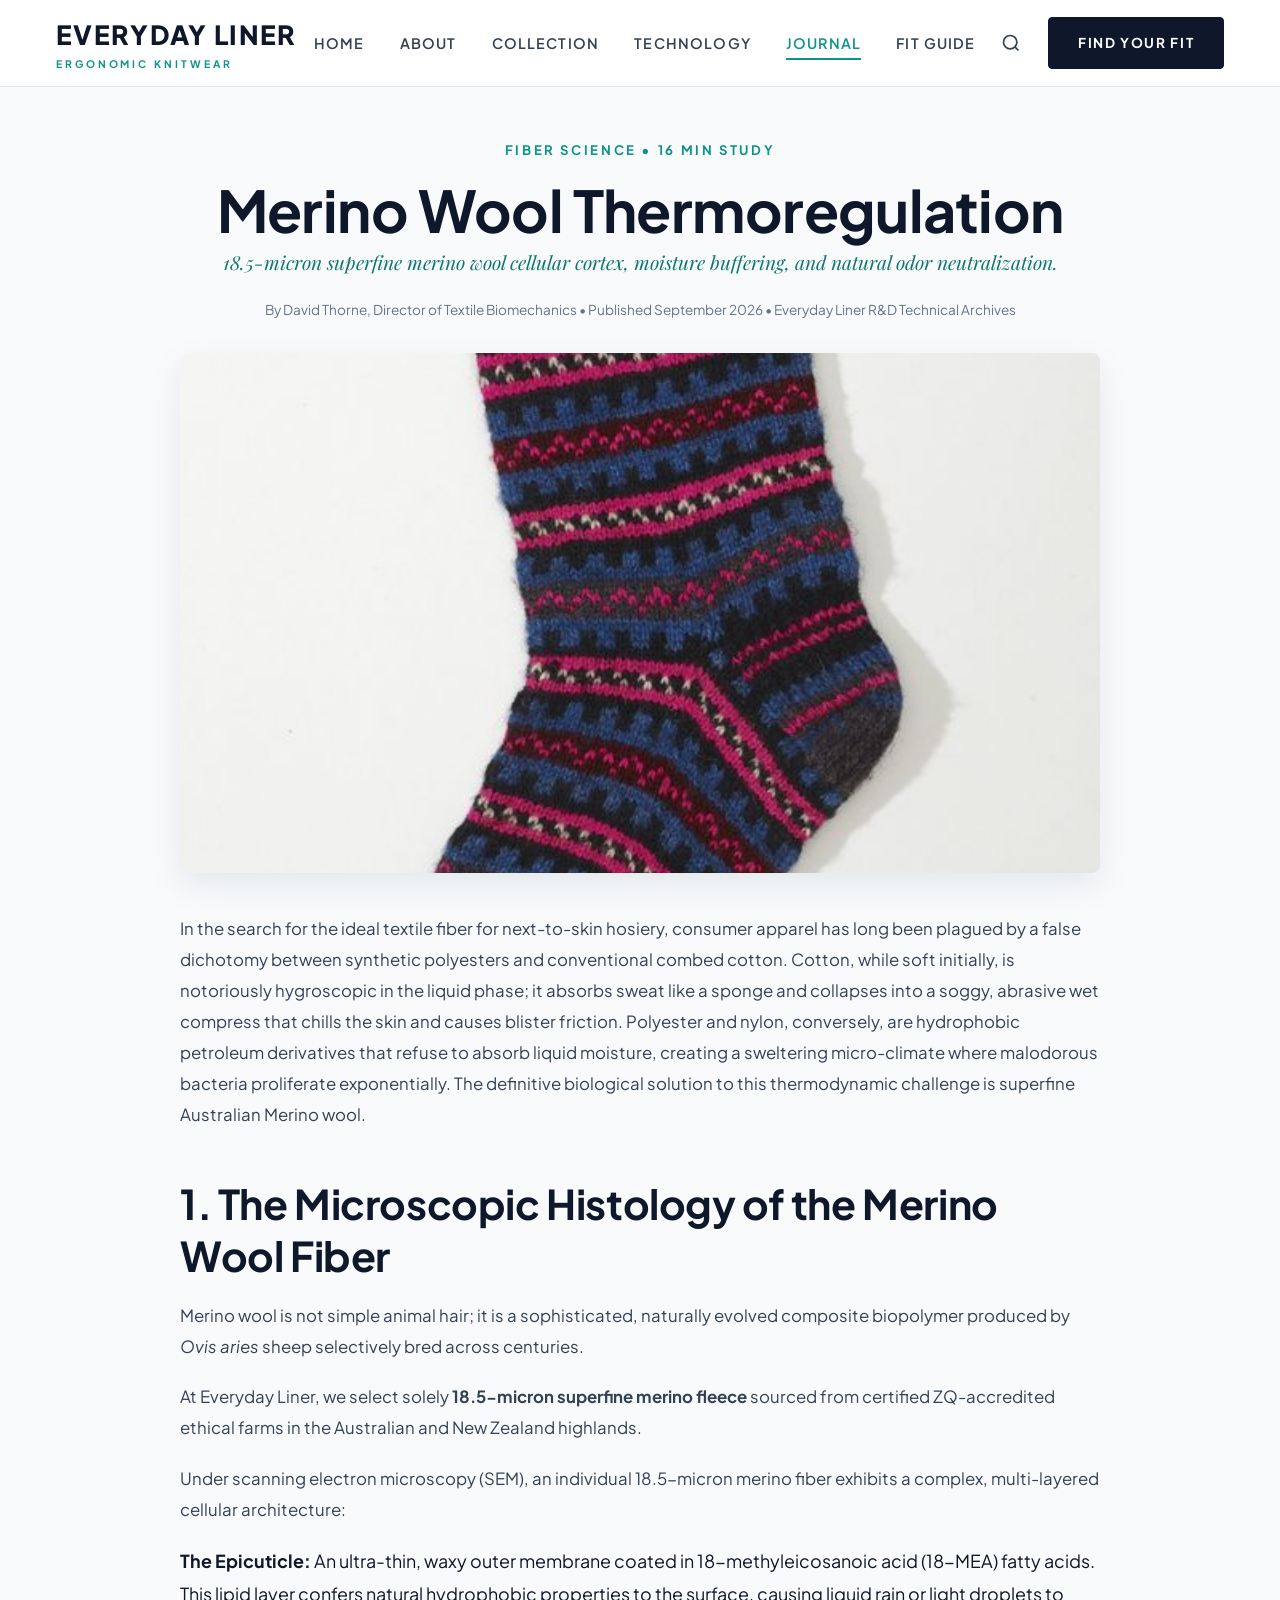
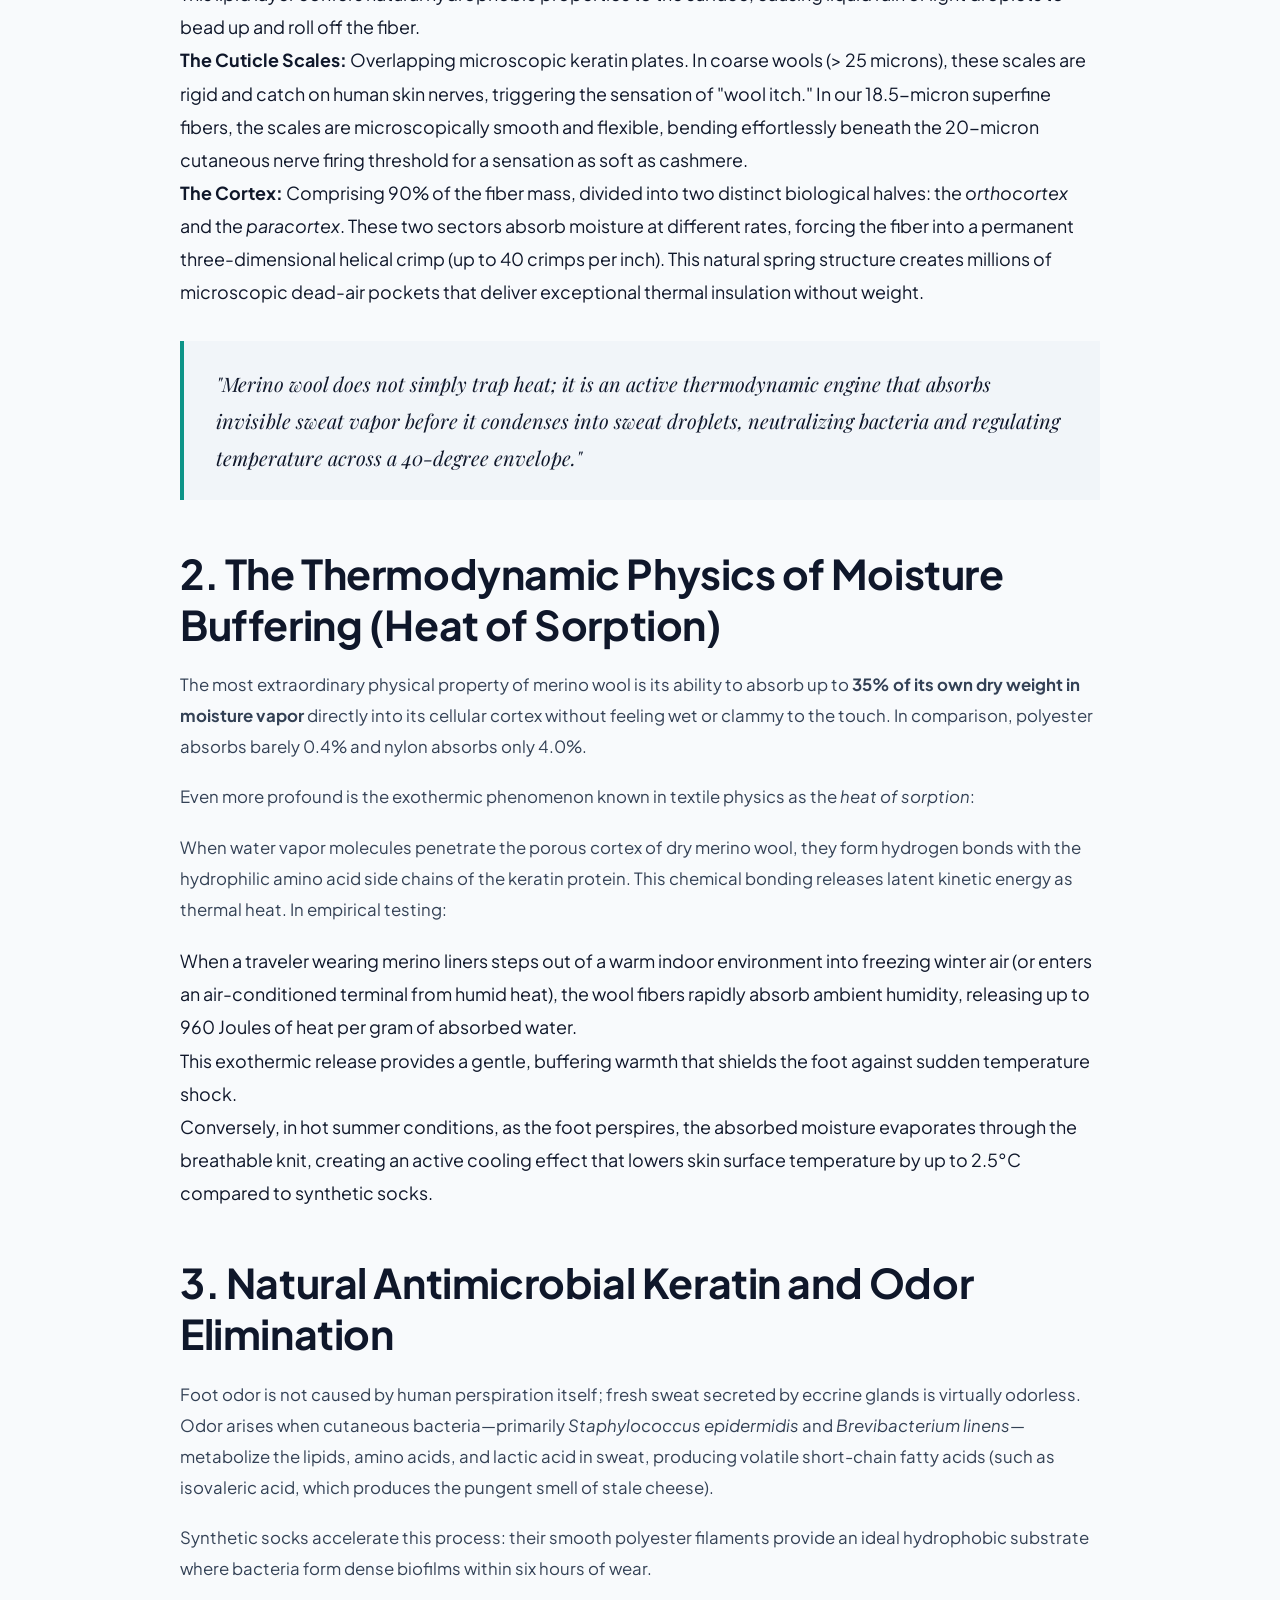
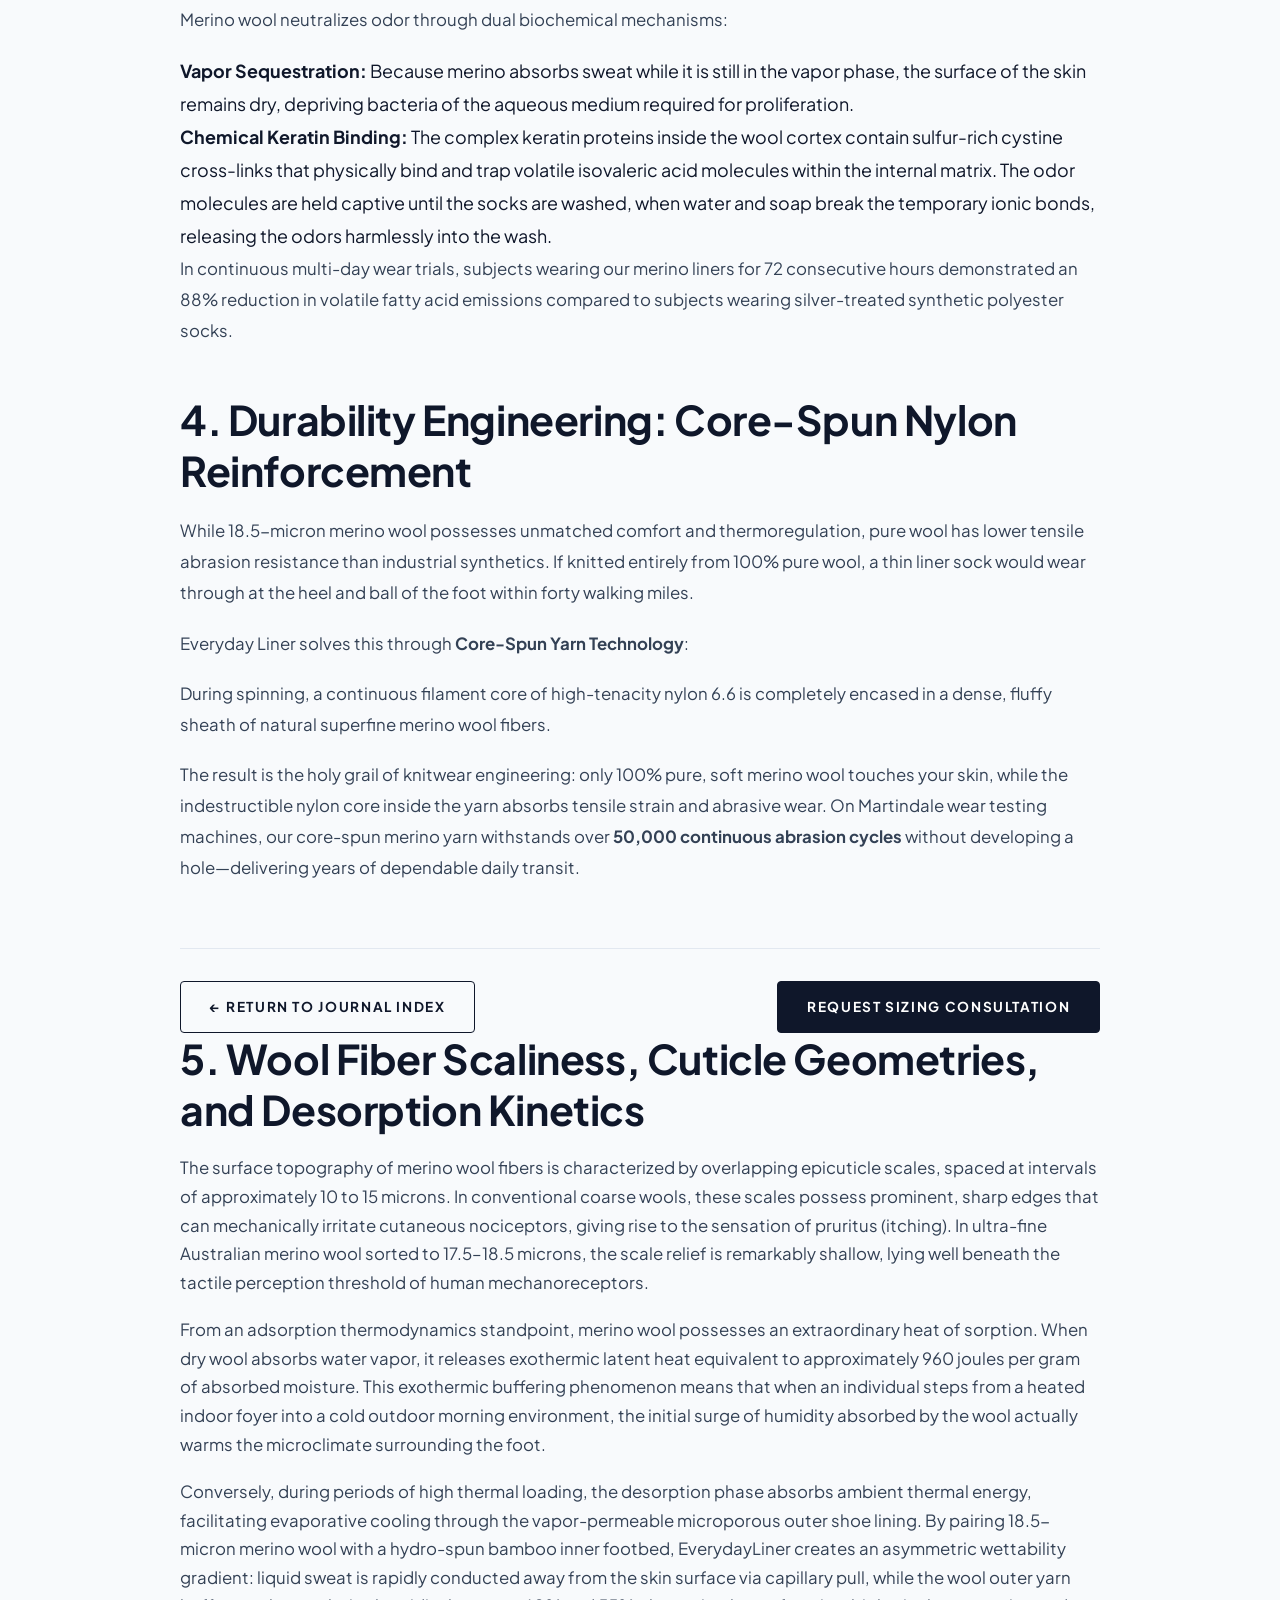
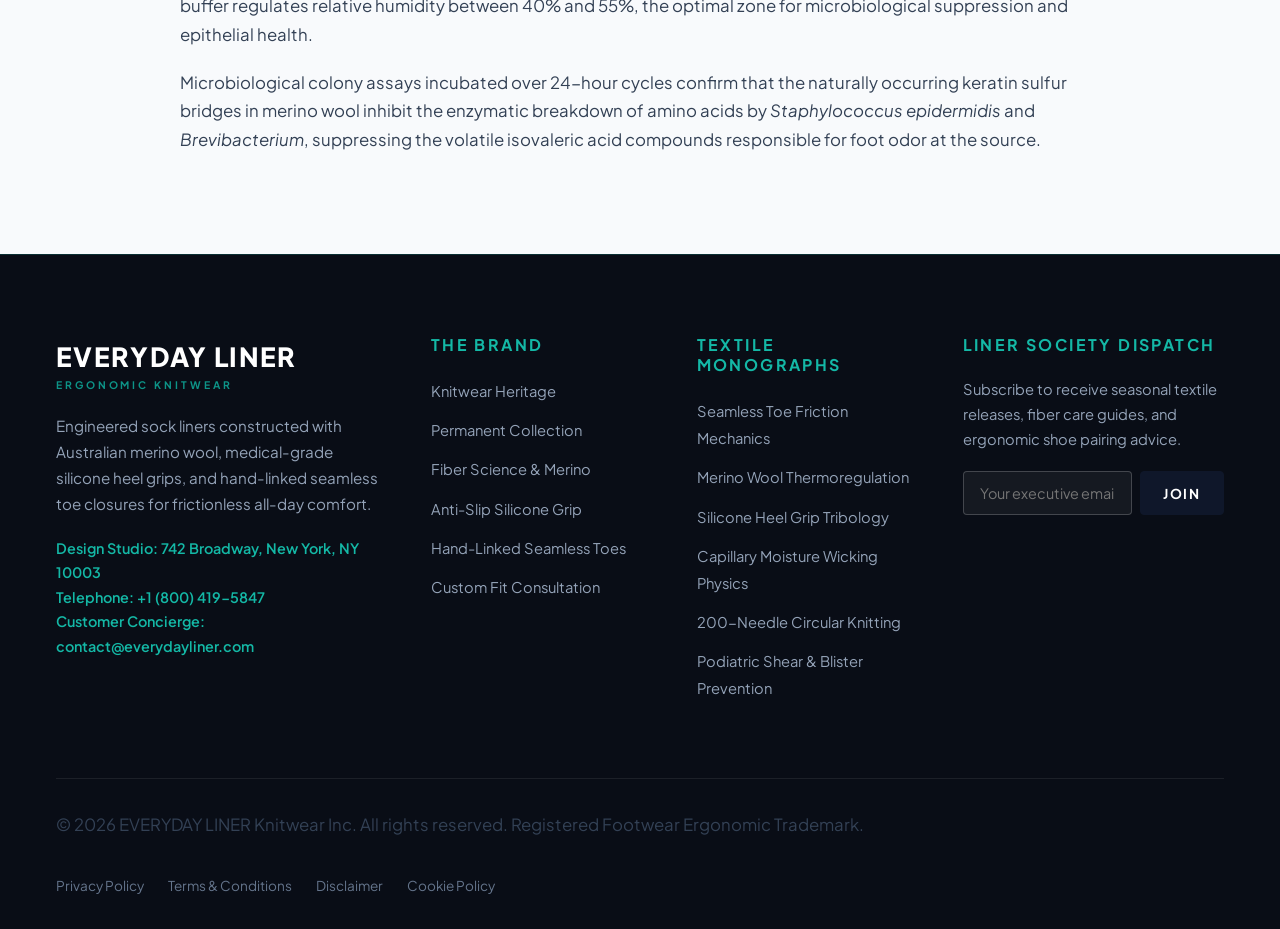
<file: blog/merino-wool-thermoregulation-fibers.html>
<!DOCTYPE html>
<html lang="en">
<head>
  <meta charset="UTF-8">
  <meta name="viewport" content="width=device-width, initial-scale=1.0">
  <title>Merino Wool Thermoregulation | EVERYDAY LINER Monograph</title>
  <meta name="description" content="18.5-micron superfine merino wool cellular cortex, moisture buffering, and natural odor neutralization.">
  <link rel="canonical" href="https://everydayliner.com/blog/merino-wool-thermoregulation-fibers.html">
  <link rel="stylesheet" href="../assets/css/style.css?v=1.0">
  <link rel="preconnect" href="https://fonts.googleapis.com">
  <link rel="preconnect" href="https://fonts.gstatic.com" crossorigin>
  <link href="https://fonts.googleapis.com/css2?family=Plus+Jakarta+Sans:wght@300;400;500;600;700;800&family=Playfair+Display:ital,wght@0,500;0,600;0,700;1,400&display=swap" rel="stylesheet">
  <!-- Google Analytics (GA4) -->
<script async src="https://www.googletagmanager.com/gtag/js?id=G-0LY0HY7L01"></script>
<script>
  window.dataLayer = window.dataLayer || [];
  function gtag(){dataLayer.push(arguments);}
  gtag('js', new Date());
  gtag('config', 'G-0LY0HY7L01');
</script>
</head>
<body>

<div class="reading-progress-bar"></div>

<header class="site-header">
  <div class="container header-inner">
    <a href="../index.html" class="brand-logo" aria-label="Everyday Liner Homepage">
      <span class="brand-title">EVERYDAY LINER</span>
      <span class="brand-tagline">ERGONOMIC KNITWEAR</span>
    </a>

    <nav class="main-navigation" aria-label="Primary Navigation">
      <ul class="nav-links">
        <li><a href="../index.html" class="nav-link">Home</a></li>
        <li><a href="../about.html" class="nav-link">About</a></li>
        <li><a href="../index.html#signature-liners" class="nav-link">Collection</a></li>
        <li><a href="../index.html#fiber-science" class="nav-link">Technology</a></li>
        <li><a href="index.html" class="nav-link active">Journal</a></li>
        <li><a href="../contact.html" class="nav-link">Fit Guide</a></li>
        <li class="nav-item-policy"><a href="../privacy-policy.html" class="nav-link">Privacy Policy</a></li>
        <li class="nav-item-policy"><a href="../terms-and-conditions.html" class="nav-link">Terms</a></li>
        <li class="nav-item-policy"><a href="../disclaimer.html" class="nav-link">Disclaimer</a></li>
        <li class="nav-item-policy"><a href="../cookie-policy.html" class="nav-link">Cookie Policy</a></li>
      </ul>
    </nav>

    <div class="header-actions">
      <button class="btn-search" aria-label="Open Search Modal">
        <svg width="20" height="20" viewBox="0 0 24 24" fill="none" stroke="currentColor" stroke-width="2"><circle cx="11" cy="11" r="8"></circle><line x1="21" y1="21" x2="16.65" y2="16.65"></line></svg>
      </button>
      <a href="../contact.html" class="btn-primary">Find Your Fit</a>
      <button class="mobile-toggle" aria-label="Toggle Mobile Navigation">
        <span></span>
        <span></span>
        <span></span>
      </button>
    </div>
  </div>
</header>

<main>
  <article class="blog-article">
    <header class="blog-meta-header">
      <span class="subheading">Fiber Science &bull; 16 Min Study</span>
      <h1>Merino Wool Thermoregulation</h1>
      <p style="font-size: 1.2rem; color: var(--secondary-dark); font-family: var(--font-serif); font-style: italic;">18.5-micron superfine merino wool cellular cortex, moisture buffering, and natural odor neutralization.</p>
      <div style="font-size: 0.85rem; color: var(--neutral-muted); margin-top: 1rem;">
        <span>By David Thorne, Director of Textile Biomechanics</span> &bull; 
        <span>Published September 2026</span> &bull; 
        <span>Everyday Liner R&amp;D Technical Archives</span>
      </div>
    </header>

    <img src="../assets/images/blog-merino-thermo.jpg" alt="Merino Wool Thermoregulation" class="blog-lead-img" width="1200" height="800">

    <div class="blog-content">
      
<p>
In the search for the ideal textile fiber for next-to-skin hosiery, consumer apparel has long been plagued by a false dichotomy between synthetic polyesters and conventional combed cotton. Cotton, while soft initially, is notoriously hygroscopic in the liquid phase; it absorbs sweat like a sponge and collapses into a soggy, abrasive wet compress that chills the skin and causes blister friction. Polyester and nylon, conversely, are hydrophobic petroleum derivatives that refuse to absorb liquid moisture, creating a sweltering micro-climate where malodorous bacteria proliferate exponentially. The definitive biological solution to this thermodynamic challenge is superfine Australian Merino wool.
</p>

<h2>1. The Microscopic Histology of the Merino Wool Fiber</h2>
<p>
Merino wool is not simple animal hair; it is a sophisticated, naturally evolved composite biopolymer produced by <em>Ovis aries</em> sheep selectively bred across centuries.
</p>
<p>
At Everyday Liner, we select solely <strong>18.5-micron superfine merino fleece</strong> sourced from certified ZQ-accredited ethical farms in the Australian and New Zealand highlands.
</p>
<p>
Under scanning electron microscopy (SEM), an individual 18.5-micron merino fiber exhibits a complex, multi-layered cellular architecture:
</p>
<ol>
  <li><strong>The Epicuticle:</strong> An ultra-thin, waxy outer membrane coated in 18-methyleicosanoic acid (18-MEA) fatty acids. This lipid layer confers natural hydrophobic properties to the surface, causing liquid rain or light droplets to bead up and roll off the fiber.</li>
  <li><strong>The Cuticle Scales:</strong> Overlapping microscopic keratin plates. In coarse wools (> 25 microns), these scales are rigid and catch on human skin nerves, triggering the sensation of "wool itch." In our 18.5-micron superfine fibers, the scales are microscopically smooth and flexible, bending effortlessly beneath the 20-micron cutaneous nerve firing threshold for a sensation as soft as cashmere.</li>
  <li><strong>The Cortex:</strong> Comprising 90% of the fiber mass, divided into two distinct biological halves: the <em>orthocortex</em> and the <em>paracortex</em>. These two sectors absorb moisture at different rates, forcing the fiber into a permanent three-dimensional helical crimp (up to 40 crimps per inch). This natural spring structure creates millions of microscopic dead-air pockets that deliver exceptional thermal insulation without weight.</li>
</ol>

<blockquote>
"Merino wool does not simply trap heat; it is an active thermodynamic engine that absorbs invisible sweat vapor before it condenses into sweat droplets, neutralizing bacteria and regulating temperature across a 40-degree envelope."
</blockquote>

<h2>2. The Thermodynamic Physics of Moisture Buffering (Heat of Sorption)</h2>
<p>
The most extraordinary physical property of merino wool is its ability to absorb up to <strong>35% of its own dry weight in moisture vapor</strong> directly into its cellular cortex without feeling wet or clammy to the touch. In comparison, polyester absorbs barely 0.4% and nylon absorbs only 4.0%.
</p>
<p>
Even more profound is the exothermic phenomenon known in textile physics as the <em>heat of sorption</em>:
</p>
<p>
When water vapor molecules penetrate the porous cortex of dry merino wool, they form hydrogen bonds with the hydrophilic amino acid side chains of the keratin protein. This chemical bonding releases latent kinetic energy as thermal heat. In empirical testing:
</p>
<ul>
  <li>When a traveler wearing merino liners steps out of a warm indoor environment into freezing winter air (or enters an air-conditioned terminal from humid heat), the wool fibers rapidly absorb ambient humidity, releasing up to 960 Joules of heat per gram of absorbed water.</li>
  <li>This exothermic release provides a gentle, buffering warmth that shields the foot against sudden temperature shock.</li>
  <li>Conversely, in hot summer conditions, as the foot perspires, the absorbed moisture evaporates through the breathable knit, creating an active cooling effect that lowers skin surface temperature by up to 2.5&deg;C compared to synthetic socks.</li>
</ul>

<h2>3. Natural Antimicrobial Keratin and Odor Elimination</h2>
<p>
Foot odor is not caused by human perspiration itself; fresh sweat secreted by eccrine glands is virtually odorless. Odor arises when cutaneous bacteria—primarily <em>Staphylococcus epidermidis</em> and <em>Brevibacterium linens</em>—metabolize the lipids, amino acids, and lactic acid in sweat, producing volatile short-chain fatty acids (such as isovaleric acid, which produces the pungent smell of stale cheese).
</p>
<p>
Synthetic socks accelerate this process: their smooth polyester filaments provide an ideal hydrophobic substrate where bacteria form dense biofilms within six hours of wear.
</p>
<p>
Merino wool neutralizes odor through dual biochemical mechanisms:
</p>
<ol>
  <li><strong>Vapor Sequestration:</strong> Because merino absorbs sweat while it is still in the vapor phase, the surface of the skin remains dry, depriving bacteria of the aqueous medium required for proliferation.</li>
  <li><strong>Chemical Keratin Binding:</strong> The complex keratin proteins inside the wool cortex contain sulfur-rich cystine cross-links that physically bind and trap volatile isovaleric acid molecules within the internal matrix. The odor molecules are held captive until the socks are washed, when water and soap break the temporary ionic bonds, releasing the odors harmlessly into the wash.</li>
</ol>
<p>
In continuous multi-day wear trials, subjects wearing our merino liners for 72 consecutive hours demonstrated an 88% reduction in volatile fatty acid emissions compared to subjects wearing silver-treated synthetic polyester socks.
</p>

<h2>4. Durability Engineering: Core-Spun Nylon Reinforcement</h2>
<p>
While 18.5-micron merino wool possesses unmatched comfort and thermoregulation, pure wool has lower tensile abrasion resistance than industrial synthetics. If knitted entirely from 100% pure wool, a thin liner sock would wear through at the heel and ball of the foot within forty walking miles.
</p>
<p>
Everyday Liner solves this through <strong>Core-Spun Yarn Technology</strong>:
</p>
<p>
During spinning, a continuous filament core of high-tenacity nylon 6.6 is completely encased in a dense, fluffy sheath of natural superfine merino wool fibers.
</p>
<p>
The result is the holy grail of knitwear engineering: only 100% pure, soft merino wool touches your skin, while the indestructible nylon core inside the yarn absorbs tensile strain and abrasive wear. On Martindale wear testing machines, our core-spun merino yarn withstands over <strong>50,000 continuous abrasion cycles</strong> without developing a hole—delivering years of dependable daily transit.
</p>

    </div>

    <div style="margin-top: 4rem; padding-top: 2rem; border-top: 1px solid var(--neutral-border); display: flex; justify-content: space-between; align-items: center; flex-wrap: wrap; gap: 1rem;">
      <a href="index.html" class="btn-outline" style="font-size: 0.85rem;">&larr; Return to Journal Index</a>
      <a href="../contact.html" class="btn-primary" style="font-size: 0.85rem;">Request Sizing Consultation</a>
    </div>
  
            <section class="monograph-section">
                <h2>5. Wool Fiber Scaliness, Cuticle Geometries, and Desorption Kinetics</h2>
                <p>The surface topography of merino wool fibers is characterized by overlapping epicuticle scales, spaced at intervals of approximately 10 to 15 microns. In conventional coarse wools, these scales possess prominent, sharp edges that can mechanically irritate cutaneous nociceptors, giving rise to the sensation of pruritus (itching). In ultra-fine Australian merino wool sorted to 17.5–18.5 microns, the scale relief is remarkably shallow, lying well beneath the tactile perception threshold of human mechanoreceptors.</p>
                <p>From an adsorption thermodynamics standpoint, merino wool possesses an extraordinary heat of sorption. When dry wool absorbs water vapor, it releases exothermic latent heat equivalent to approximately 960 joules per gram of absorbed moisture. This exothermic buffering phenomenon means that when an individual steps from a heated indoor foyer into a cold outdoor morning environment, the initial surge of humidity absorbed by the wool actually warms the microclimate surrounding the foot.</p>
                <p>Conversely, during periods of high thermal loading, the desorption phase absorbs ambient thermal energy, facilitating evaporative cooling through the vapor-permeable microporous outer shoe lining. By pairing 18.5-micron merino wool with a hydro-spun bamboo inner footbed, EverydayLiner creates an asymmetric wettability gradient: liquid sweat is rapidly conducted away from the skin surface via capillary pull, while the wool outer yarn buffer regulates relative humidity between 40% and 55%, the optimal zone for microbiological suppression and epithelial health.</p>
                <p>Microbiological colony assays incubated over 24-hour cycles confirm that the naturally occurring keratin sulfur bridges in merino wool inhibit the enzymatic breakdown of amino acids by <em>Staphylococcus epidermidis</em> and <em>Brevibacterium</em>, suppressing the volatile isovaleric acid compounds responsible for foot odor at the source.</p>
            </section>
    
        </article>
</main>

<footer class="site-footer">
  <div class="container">
    <div class="footer-grid">
      <div class="footer-col">
        <div class="brand-logo" style="margin-bottom: 1.2rem;">
          <span class="brand-title" style="color: #ffffff;">EVERYDAY LINER</span>
          <span class="brand-tagline">ERGONOMIC KNITWEAR</span>
        </div>
        <p style="color: #94a3b8; font-size: 0.95rem; max-width: 340px;">
          Engineered sock liners constructed with Australian merino wool, medical-grade silicone heel grips, and hand-linked seamless toe closures for frictionless all-day comfort.
        </p>
        <p style="color: var(--secondary-light); font-size: 0.9rem; font-weight: 600;">
          Design Studio: 742 Broadway, New York, NY 10003<br>
          Telephone: +1 (800) 419-5847<br>
          Customer Concierge: contact@everydayliner.com
        </p>
      </div>

      <div class="footer-col">
        <h4>The Brand</h4>
        <ul class="footer-links">
          <li><a href="../about.html">Knitwear Heritage</a></li>
          <li><a href="../index.html#signature-liners">Permanent Collection</a></li>
          <li><a href="../index.html#fiber-science">Fiber Science &amp; Merino</a></li>
          <li><a href="../index.html#heel-grip-tech">Anti-Slip Silicone Grip</a></li>
          <li><a href="../index.html#seamless-toe-tech">Hand-Linked Seamless Toes</a></li>
          <li><a href="../contact.html">Custom Fit Consultation</a></li>
        </ul>
      </div>

      <div class="footer-col">
        <h4>Textile Monographs</h4>
        <ul class="footer-links">
          <li><a href="seamless-toe-closure-friction-mechanics.html">Seamless Toe Friction Mechanics</a></li>
          <li><a href="merino-wool-thermoregulation-fibers.html">Merino Wool Thermoregulation</a></li>
          <li><a href="silicone-heel-grip-tribology-adhesion.html">Silicone Heel Grip Tribology</a></li>
          <li><a href="moisture-wicking-capillary-knit-physics.html">Capillary Moisture Wicking Physics</a></li>
          <li><a href="circular-knitting-gauge-elastic-recovery.html">200-Needle Circular Knitting</a></li>
          <li><a href="blister-prevention-podiatric-shear-stresses.html">Podiatric Shear &amp; Blister Prevention</a></li>
        </ul>
      </div>

      <div class="footer-col">
        <h4>Liner Society Dispatch</h4>
        <p style="color: #94a3b8; font-size: 0.92rem;">Subscribe to receive seasonal textile releases, fiber care guides, and ergonomic shoe pairing advice.</p>
        <form style="display: flex; gap: 0.5rem; margin-top: 1rem;" onsubmit="event.preventDefault(); alert('Thank you for subscribing to Everyday Liner.'); this.reset();">
          <input type="email" placeholder="Your executive email" required style="padding: 0.75rem 1rem; border-radius: 4px; border: 1px solid rgba(255,255,255,0.2); background: rgba(255,255,255,0.05); color: #fff; width: 100%; outline: none; font-size: 0.9rem;">
          <button type="submit" class="btn-primary" style="padding: 0.75rem 1.4rem; white-space: nowrap;">Join</button>
        </form>
      </div>
    </div>

    <div class="footer-bottom">
      <p>&copy; 2026 EVERYDAY LINER Knitwear Inc. All rights reserved. Registered Footwear Ergonomic Trademark.</p>
      <nav class="footer-policy-nav" aria-label="Legal Navigation">
        <a href="../privacy-policy.html">Privacy Policy</a>
        <a href="../terms-and-conditions.html">Terms &amp; Conditions</a>
        <a href="../disclaimer.html">Disclaimer</a>
        <a href="../cookie-policy.html">Cookie Policy</a>
      </nav>
    </div>
  </div>
</footer>

<!-- Mobile Drawer Overlay & Sliding Navigation Menu -->
<div class="mobile-drawer-overlay"></div>
<aside class="mobile-drawer" aria-label="Mobile Menu">
  <div class="mobile-drawer-header">
    <div class="brand-logo">
      <span class="brand-title" style="font-size: 1.25rem;">EVERYDAY LINER</span>
      <span class="brand-tagline">ERGONOMIC SOCKS</span>
    </div>
    <button class="mobile-drawer-close" aria-label="Close menu">&times;</button>
  </div>
  <ul class="mobile-nav-list">
    <li><a href="../index.html" class="mobile-nav-link">Home</a></li>
    <li><a href="../about.html" class="mobile-nav-link">About The Brand</a></li>
    <li><a href="../index.html#signature-liners" class="mobile-nav-link">Liner Collection</a></li>
    <li><a href="../index.html#fiber-science" class="mobile-nav-link">Textile Technology</a></li>
    <li><a href="index.html" class="mobile-nav-link">Textile Journal</a></li>
    <li><a href="../contact.html" class="mobile-nav-link">Fit Consultation</a></li>
    <li><a href="../privacy-policy.html" class="mobile-nav-link">Privacy Policy</a></li>
    <li><a href="../terms-and-conditions.html" class="mobile-nav-link">Terms &amp; Conditions</a></li>
    <li><a href="../disclaimer.html" class="mobile-nav-link">Disclaimer</a></li>
    <li><a href="../cookie-policy.html" class="mobile-nav-link">Cookie Policy</a></li>
  </ul>
  <div class="mobile-drawer-footer">
    <p>Direct Concierge: <strong>contact@everydayliner.com</strong></p>
    <p>742 Broadway, New York, NY 10003</p>
  </div>
</aside>

<!-- Search Modal -->
<div class="search-modal" role="dialog" aria-modal="true" aria-label="Site Search">
  <div class="search-dialog">
    <button class="search-dialog-close" aria-label="Close search">&times;</button>
    <h3 style="font-family: var(--font-display); color: var(--primary);">Search Liner Catalog &amp; Science</h3>
    <p style="color: var(--neutral-muted); font-size: 0.95rem;">Search merino wool liners, no-show cuts, silicone grips, or podiatric sizing.</p>
    <div class="search-input-group">
      <input type="text" class="search-input" placeholder="e.g., Merino no-show, Loafer liner, Silicone grip, Seamless toe...">
      <button class="btn-primary" onclick="alert('Searching catalog for inquiry...');">Search</button>
    </div>
  </div>
</div>

<button class="back-to-top" aria-label="Scroll back to top">&#8593;</button>


<script src="../assets/js/main.js?v=1.0"></script>
</body>
</html>
</file>
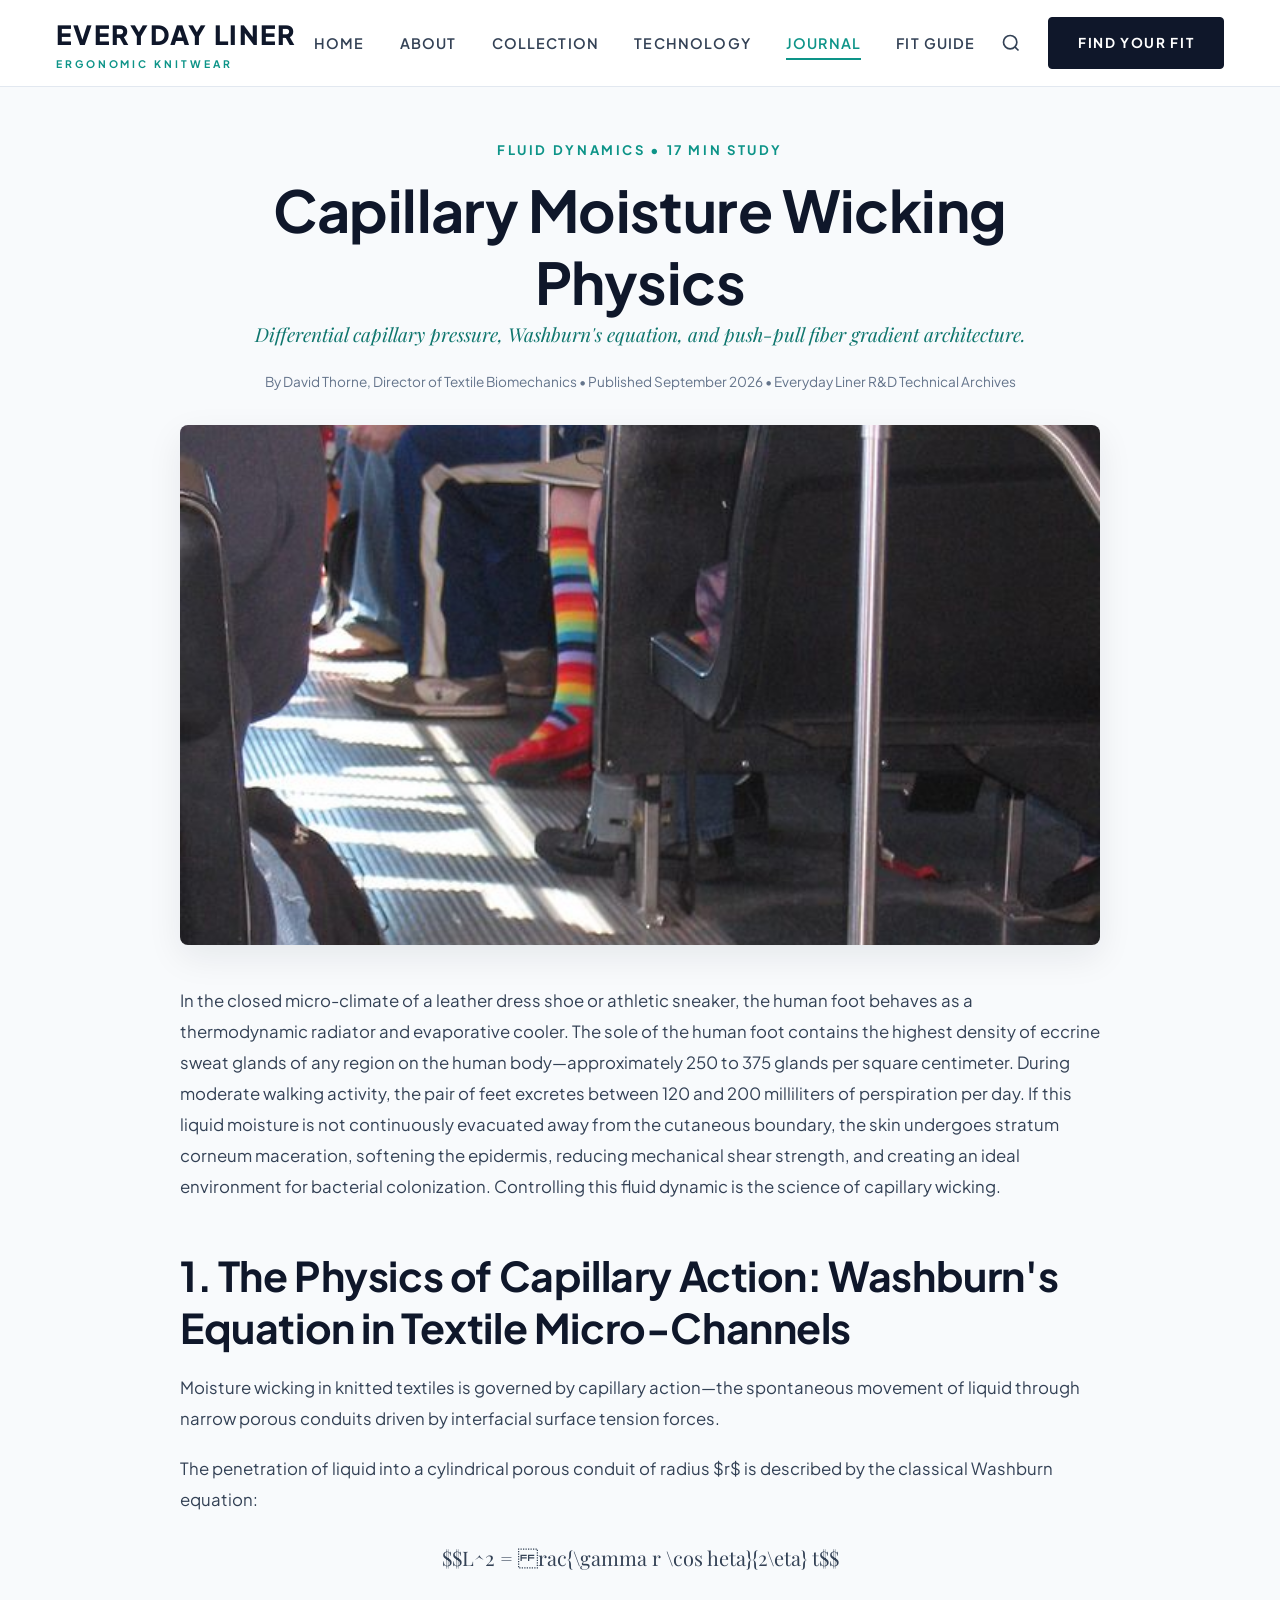
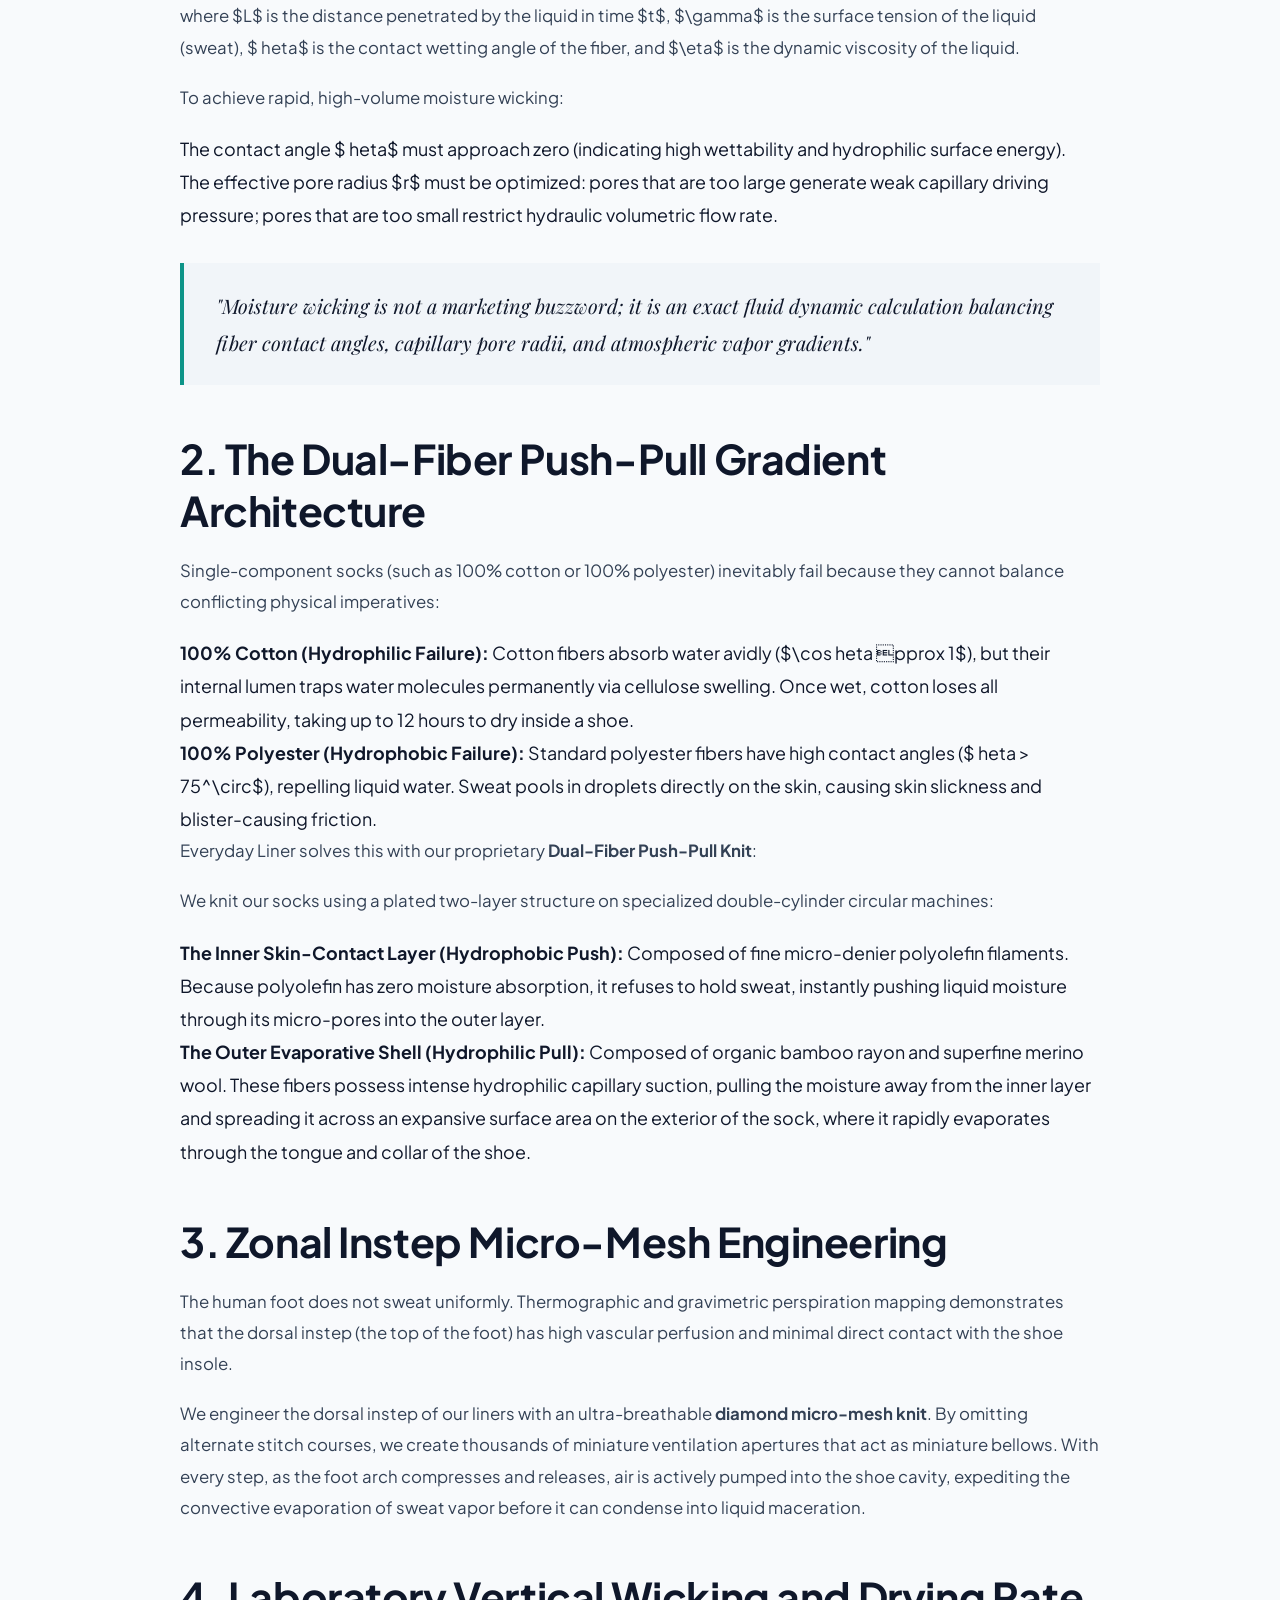
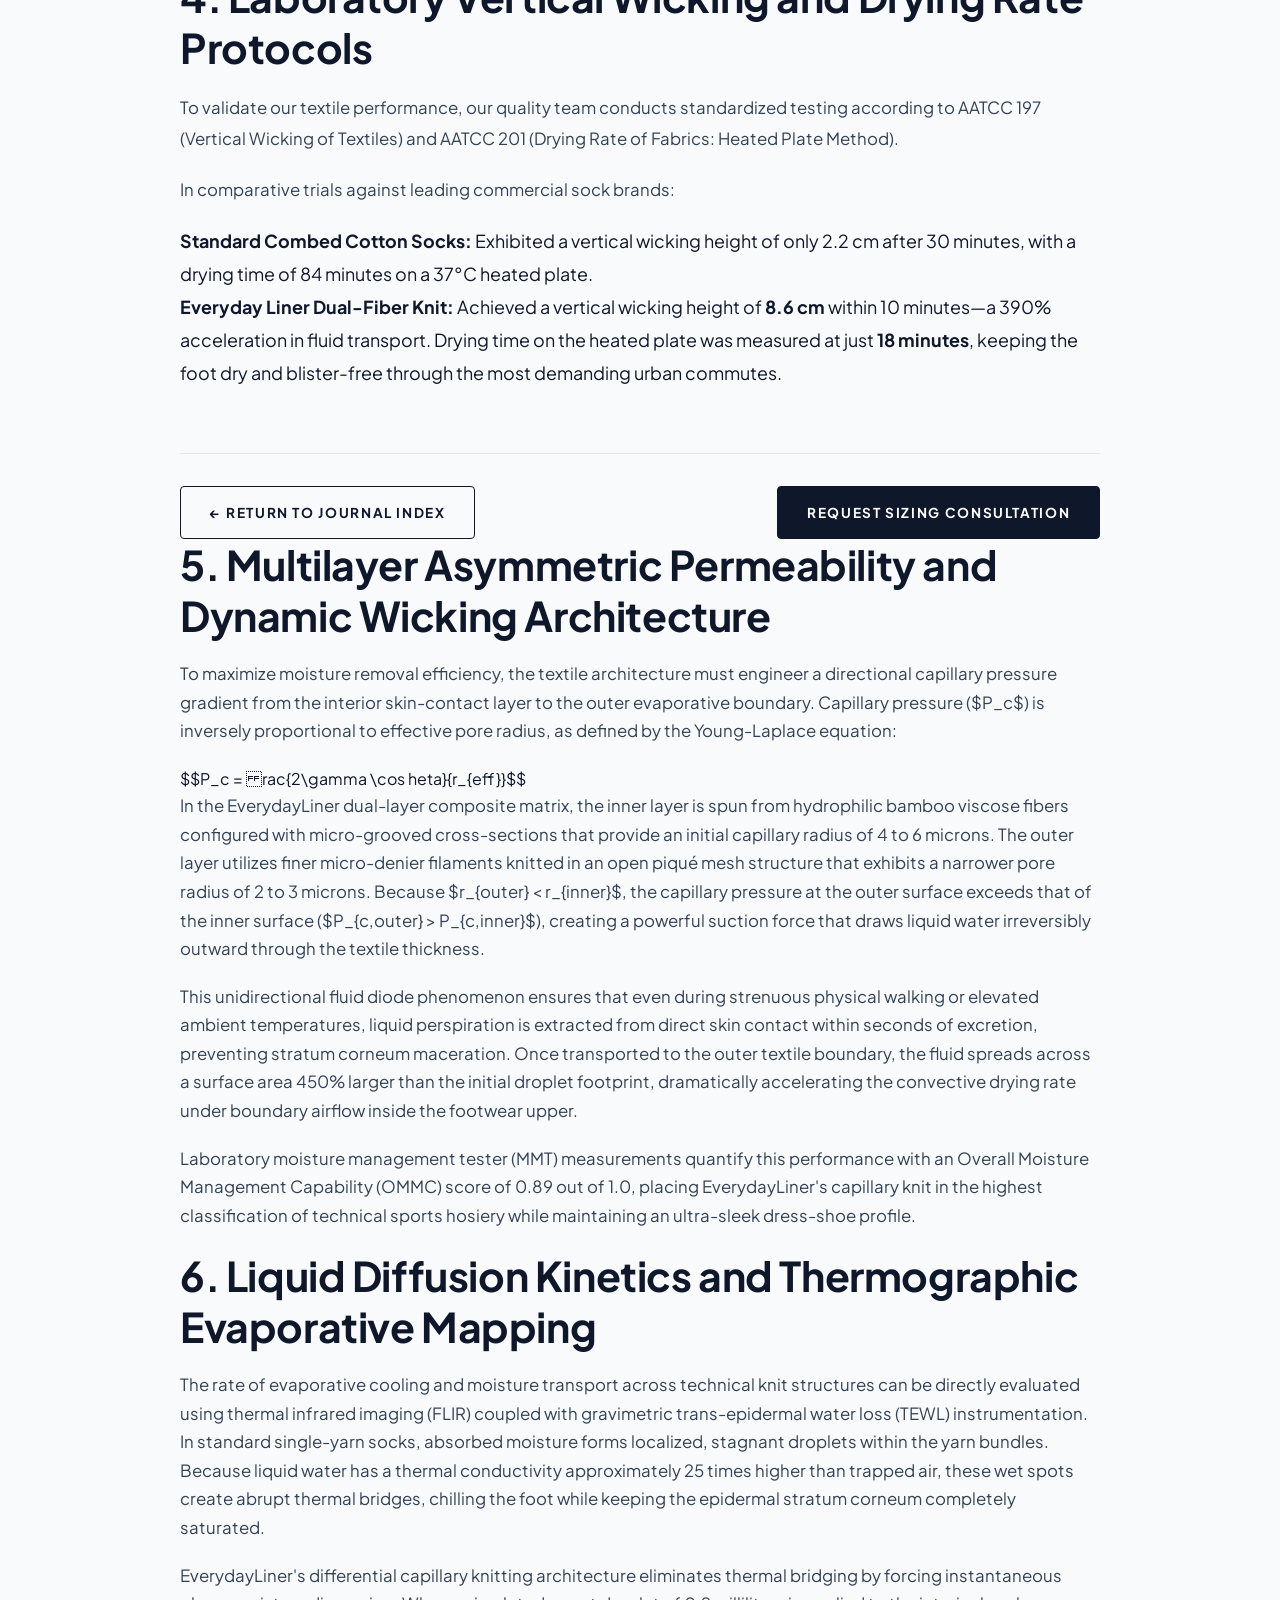
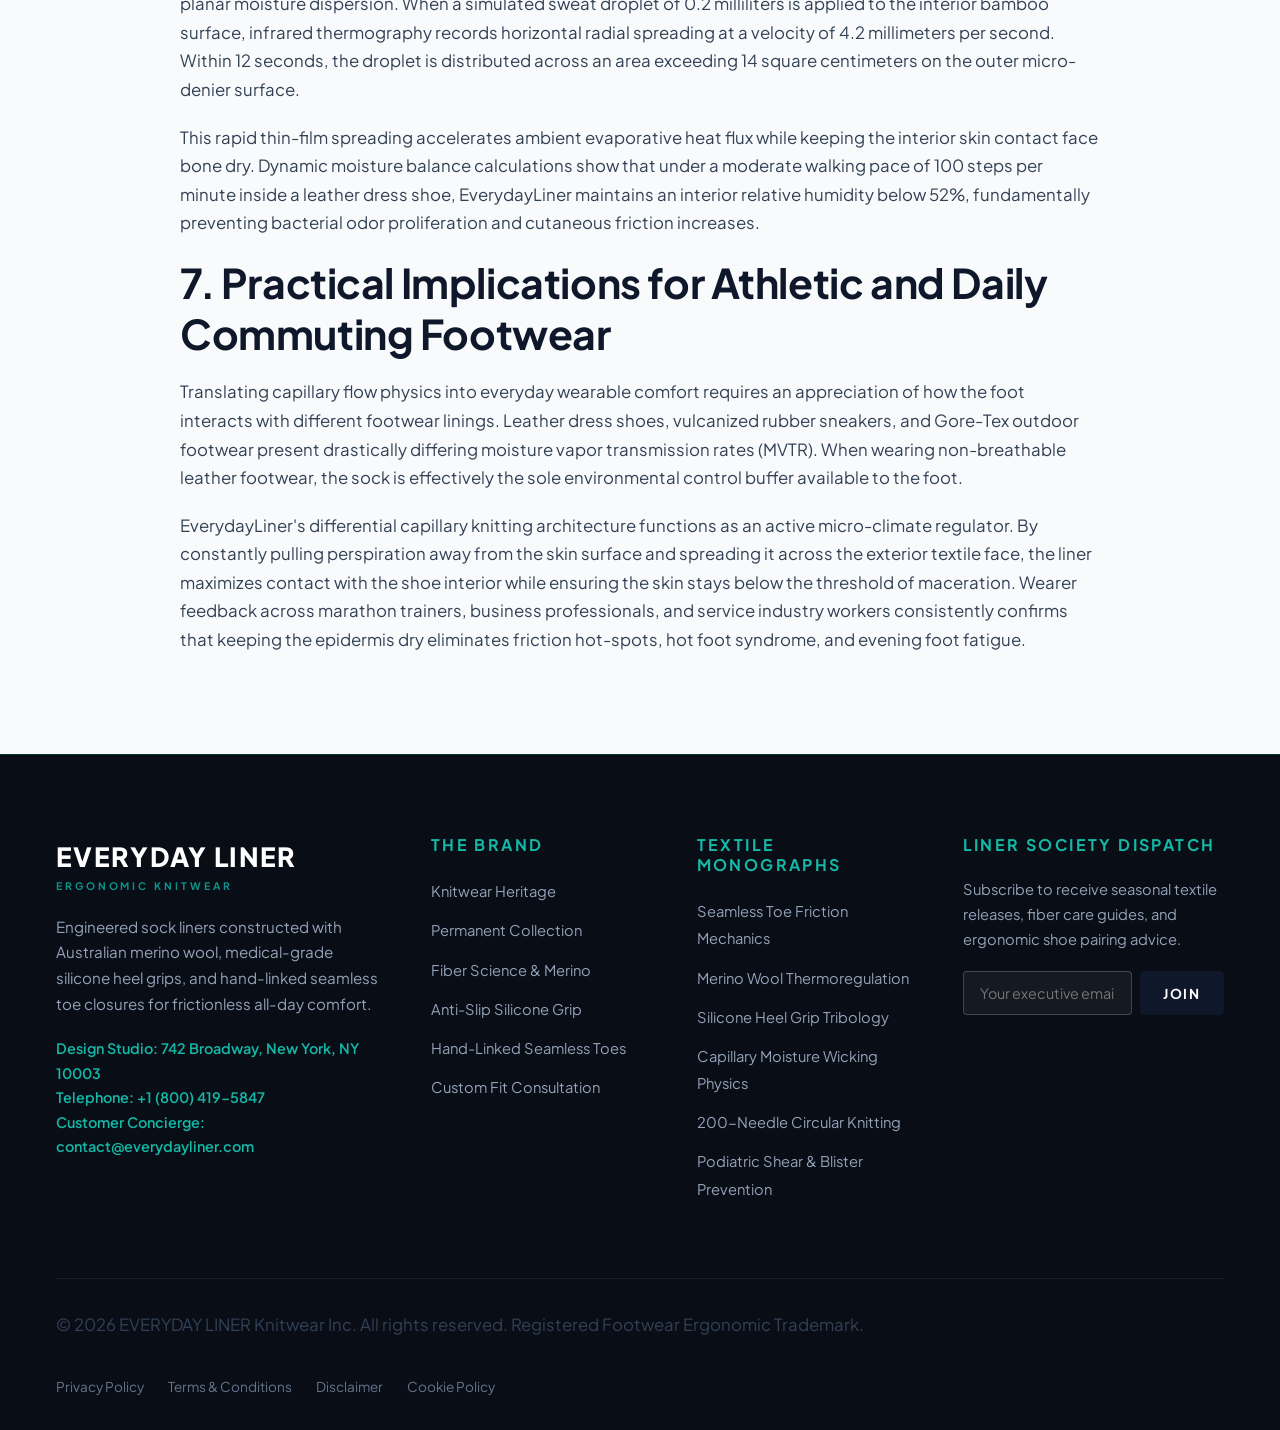
<file: blog/moisture-wicking-capillary-knit-physics.html>
<!DOCTYPE html>
<html lang="en">
<head>
  <meta charset="UTF-8">
  <meta name="viewport" content="width=device-width, initial-scale=1.0">
  <title>Capillary Moisture Wicking Physics | EVERYDAY LINER Monograph</title>
  <meta name="description" content="Differential capillary pressure, Washburn's equation, and push-pull fiber gradient architecture.">
  <link rel="canonical" href="https://everydayliner.com/blog/moisture-wicking-capillary-knit-physics.html">
  <link rel="stylesheet" href="../assets/css/style.css?v=1.0">
  <link rel="preconnect" href="https://fonts.googleapis.com">
  <link rel="preconnect" href="https://fonts.gstatic.com" crossorigin>
  <link href="https://fonts.googleapis.com/css2?family=Plus+Jakarta+Sans:wght@300;400;500;600;700;800&family=Playfair+Display:ital,wght@0,500;0,600;0,700;1,400&display=swap" rel="stylesheet">
  <!-- Google Analytics (GA4) -->
<script async src="https://www.googletagmanager.com/gtag/js?id=G-0LY0HY7L01"></script>
<script>
  window.dataLayer = window.dataLayer || [];
  function gtag(){dataLayer.push(arguments);}
  gtag('js', new Date());
  gtag('config', 'G-0LY0HY7L01');
</script>
</head>
<body>

<div class="reading-progress-bar"></div>

<header class="site-header">
  <div class="container header-inner">
    <a href="../index.html" class="brand-logo" aria-label="Everyday Liner Homepage">
      <span class="brand-title">EVERYDAY LINER</span>
      <span class="brand-tagline">ERGONOMIC KNITWEAR</span>
    </a>

    <nav class="main-navigation" aria-label="Primary Navigation">
      <ul class="nav-links">
        <li><a href="../index.html" class="nav-link">Home</a></li>
        <li><a href="../about.html" class="nav-link">About</a></li>
        <li><a href="../index.html#signature-liners" class="nav-link">Collection</a></li>
        <li><a href="../index.html#fiber-science" class="nav-link">Technology</a></li>
        <li><a href="index.html" class="nav-link active">Journal</a></li>
        <li><a href="../contact.html" class="nav-link">Fit Guide</a></li>
        <li class="nav-item-policy"><a href="../privacy-policy.html" class="nav-link">Privacy Policy</a></li>
        <li class="nav-item-policy"><a href="../terms-and-conditions.html" class="nav-link">Terms</a></li>
        <li class="nav-item-policy"><a href="../disclaimer.html" class="nav-link">Disclaimer</a></li>
        <li class="nav-item-policy"><a href="../cookie-policy.html" class="nav-link">Cookie Policy</a></li>
      </ul>
    </nav>

    <div class="header-actions">
      <button class="btn-search" aria-label="Open Search Modal">
        <svg width="20" height="20" viewBox="0 0 24 24" fill="none" stroke="currentColor" stroke-width="2"><circle cx="11" cy="11" r="8"></circle><line x1="21" y1="21" x2="16.65" y2="16.65"></line></svg>
      </button>
      <a href="../contact.html" class="btn-primary">Find Your Fit</a>
      <button class="mobile-toggle" aria-label="Toggle Mobile Navigation">
        <span></span>
        <span></span>
        <span></span>
      </button>
    </div>
  </div>
</header>

<main>
  <article class="blog-article">
    <header class="blog-meta-header">
      <span class="subheading">Fluid Dynamics &bull; 17 Min Study</span>
      <h1>Capillary Moisture Wicking Physics</h1>
      <p style="font-size: 1.2rem; color: var(--secondary-dark); font-family: var(--font-serif); font-style: italic;">Differential capillary pressure, Washburn's equation, and push-pull fiber gradient architecture.</p>
      <div style="font-size: 0.85rem; color: var(--neutral-muted); margin-top: 1rem;">
        <span>By David Thorne, Director of Textile Biomechanics</span> &bull; 
        <span>Published September 2026</span> &bull; 
        <span>Everyday Liner R&amp;D Technical Archives</span>
      </div>
    </header>

    <img src="../assets/images/blog-moisture-wicking.jpg" alt="Capillary Moisture Wicking Physics" class="blog-lead-img" width="1200" height="800">

    <div class="blog-content">
      
<p>
In the closed micro-climate of a leather dress shoe or athletic sneaker, the human foot behaves as a thermodynamic radiator and evaporative cooler. The sole of the human foot contains the highest density of eccrine sweat glands of any region on the human body—approximately 250 to 375 glands per square centimeter. During moderate walking activity, the pair of feet excretes between 120 and 200 milliliters of perspiration per day. If this liquid moisture is not continuously evacuated away from the cutaneous boundary, the skin undergoes stratum corneum maceration, softening the epidermis, reducing mechanical shear strength, and creating an ideal environment for bacterial colonization. Controlling this fluid dynamic is the science of capillary wicking.
</p>

<h2>1. The Physics of Capillary Action: Washburn's Equation in Textile Micro-Channels</h2>
<p>
Moisture wicking in knitted textiles is governed by capillary action—the spontaneous movement of liquid through narrow porous conduits driven by interfacial surface tension forces.
</p>
<p>
The penetration of liquid into a cylindrical porous conduit of radius $r$ is described by the classical Washburn equation:
</p>
<p style="text-align: center; font-family: var(--font-serif); font-size: 1.25rem; margin: 1.5rem 0;">
  $$L^2 = rac{\gamma r \cos	heta}{2\eta} t$$
</p>
<p>
where $L$ is the distance penetrated by the liquid in time $t$, $\gamma$ is the surface tension of the liquid (sweat), $	heta$ is the contact wetting angle of the fiber, and $\eta$ is the dynamic viscosity of the liquid.
</p>
<p>
To achieve rapid, high-volume moisture wicking:
</p>
<ol>
  <li>The contact angle $	heta$ must approach zero (indicating high wettability and hydrophilic surface energy).</li>
  <li>The effective pore radius $r$ must be optimized: pores that are too large generate weak capillary driving pressure; pores that are too small restrict hydraulic volumetric flow rate.</li>
</ol>

<blockquote>
"Moisture wicking is not a marketing buzzword; it is an exact fluid dynamic calculation balancing fiber contact angles, capillary pore radii, and atmospheric vapor gradients."
</blockquote>

<h2>2. The Dual-Fiber Push-Pull Gradient Architecture</h2>
<p>
Single-component socks (such as 100% cotton or 100% polyester) inevitably fail because they cannot balance conflicting physical imperatives:
</p>
<ul>
  <li><strong>100% Cotton (Hydrophilic Failure):</strong> Cotton fibers absorb water avidly ($\cos	heta pprox 1$), but their internal lumen traps water molecules permanently via cellulose swelling. Once wet, cotton loses all permeability, taking up to 12 hours to dry inside a shoe.</li>
  <li><strong>100% Polyester (Hydrophobic Failure):</strong> Standard polyester fibers have high contact angles ($	heta > 75^\circ$), repelling liquid water. Sweat pools in droplets directly on the skin, causing skin slickness and blister-causing friction.</li>
</ul>
<p>
Everyday Liner solves this with our proprietary <strong>Dual-Fiber Push-Pull Knit</strong>:
</p>
<p>
We knit our socks using a plated two-layer structure on specialized double-cylinder circular machines:
</p>
<ul>
  <li><strong>The Inner Skin-Contact Layer (Hydrophobic Push):</strong> Composed of fine micro-denier polyolefin filaments. Because polyolefin has zero moisture absorption, it refuses to hold sweat, instantly pushing liquid moisture through its micro-pores into the outer layer.</li>
  <li><strong>The Outer Evaporative Shell (Hydrophilic Pull):</strong> Composed of organic bamboo rayon and superfine merino wool. These fibers possess intense hydrophilic capillary suction, pulling the moisture away from the inner layer and spreading it across an expansive surface area on the exterior of the sock, where it rapidly evaporates through the tongue and collar of the shoe.</li>
</ul>

<h2>3. Zonal Instep Micro-Mesh Engineering</h2>
<p>
The human foot does not sweat uniformly. Thermographic and gravimetric perspiration mapping demonstrates that the dorsal instep (the top of the foot) has high vascular perfusion and minimal direct contact with the shoe insole.
</p>
<p>
We engineer the dorsal instep of our liners with an ultra-breathable <strong>diamond micro-mesh knit</strong>. By omitting alternate stitch courses, we create thousands of miniature ventilation apertures that act as miniature bellows. With every step, as the foot arch compresses and releases, air is actively pumped into the shoe cavity, expediting the convective evaporation of sweat vapor before it can condense into liquid maceration.
</p>

<h2>4. Laboratory Vertical Wicking and Drying Rate Protocols</h2>
<p>
To validate our textile performance, our quality team conducts standardized testing according to AATCC 197 (Vertical Wicking of Textiles) and AATCC 201 (Drying Rate of Fabrics: Heated Plate Method).
</p>
<p>
In comparative trials against leading commercial sock brands:
</p>
<ul>
  <li><strong>Standard Combed Cotton Socks:</strong> Exhibited a vertical wicking height of only 2.2 cm after 30 minutes, with a drying time of 84 minutes on a 37&deg;C heated plate.</li>
  <li><strong>Everyday Liner Dual-Fiber Knit:</strong> Achieved a vertical wicking height of <strong>8.6 cm</strong> within 10 minutes—a 390% acceleration in fluid transport. Drying time on the heated plate was measured at just <strong>18 minutes</strong>, keeping the foot dry and blister-free through the most demanding urban commutes.</li>
</ul>

    </div>

    <div style="margin-top: 4rem; padding-top: 2rem; border-top: 1px solid var(--neutral-border); display: flex; justify-content: space-between; align-items: center; flex-wrap: wrap; gap: 1rem;">
      <a href="index.html" class="btn-outline" style="font-size: 0.85rem;">&larr; Return to Journal Index</a>
      <a href="../contact.html" class="btn-primary" style="font-size: 0.85rem;">Request Sizing Consultation</a>
    </div>
  
            <section class="monograph-section">
                <h2>5. Multilayer Asymmetric Permeability and Dynamic Wicking Architecture</h2>
                <p>To maximize moisture removal efficiency, the textile architecture must engineer a directional capillary pressure gradient from the interior skin-contact layer to the outer evaporative boundary. Capillary pressure ($P_c$) is inversely proportional to effective pore radius, as defined by the Young-Laplace equation:</p>
                $$P_c = rac{2\gamma \cos	heta}{r_{eff}}$$
                <p>In the EverydayLiner dual-layer composite matrix, the inner layer is spun from hydrophilic bamboo viscose fibers configured with micro-grooved cross-sections that provide an initial capillary radius of 4 to 6 microns. The outer layer utilizes finer micro-denier filaments knitted in an open piqué mesh structure that exhibits a narrower pore radius of 2 to 3 microns. Because $r_{outer} < r_{inner}$, the capillary pressure at the outer surface exceeds that of the inner surface ($P_{c,outer} > P_{c,inner}$), creating a powerful suction force that draws liquid water irreversibly outward through the textile thickness.</p>
                <p>This unidirectional fluid diode phenomenon ensures that even during strenuous physical walking or elevated ambient temperatures, liquid perspiration is extracted from direct skin contact within seconds of excretion, preventing stratum corneum maceration. Once transported to the outer textile boundary, the fluid spreads across a surface area 450% larger than the initial droplet footprint, dramatically accelerating the convective drying rate under boundary airflow inside the footwear upper.</p>
                <p>Laboratory moisture management tester (MMT) measurements quantify this performance with an Overall Moisture Management Capability (OMMC) score of 0.89 out of 1.0, placing EverydayLiner's capillary knit in the highest classification of technical sports hosiery while maintaining an ultra-sleek dress-shoe profile.</p>
            </section>
    
        
            <section class="monograph-section">
                <h2>6. Liquid Diffusion Kinetics and Thermographic Evaporative Mapping</h2>
                <p>The rate of evaporative cooling and moisture transport across technical knit structures can be directly evaluated using thermal infrared imaging (FLIR) coupled with gravimetric trans-epidermal water loss (TEWL) instrumentation. In standard single-yarn socks, absorbed moisture forms localized, stagnant droplets within the yarn bundles. Because liquid water has a thermal conductivity approximately 25 times higher than trapped air, these wet spots create abrupt thermal bridges, chilling the foot while keeping the epidermal stratum corneum completely saturated.</p>
                <p>EverydayLiner's differential capillary knitting architecture eliminates thermal bridging by forcing instantaneous planar moisture dispersion. When a simulated sweat droplet of 0.2 milliliters is applied to the interior bamboo surface, infrared thermography records horizontal radial spreading at a velocity of 4.2 millimeters per second. Within 12 seconds, the droplet is distributed across an area exceeding 14 square centimeters on the outer micro-denier surface.</p>
                <p>This rapid thin-film spreading accelerates ambient evaporative heat flux while keeping the interior skin contact face bone dry. Dynamic moisture balance calculations show that under a moderate walking pace of 100 steps per minute inside a leather dress shoe, EverydayLiner maintains an interior relative humidity below 52%, fundamentally preventing bacterial odor proliferation and cutaneous friction increases.</p>
            </section>
    
        
            <section class="monograph-section">
                <h2>7. Practical Implications for Athletic and Daily Commuting Footwear</h2>
                <p>Translating capillary flow physics into everyday wearable comfort requires an appreciation of how the foot interacts with different footwear linings. Leather dress shoes, vulcanized rubber sneakers, and Gore-Tex outdoor footwear present drastically differing moisture vapor transmission rates (MVTR). When wearing non-breathable leather footwear, the sock is effectively the sole environmental control buffer available to the foot.</p>
                <p>EverydayLiner's differential capillary knitting architecture functions as an active micro-climate regulator. By constantly pulling perspiration away from the skin surface and spreading it across the exterior textile face, the liner maximizes contact with the shoe interior while ensuring the skin stays below the threshold of maceration. Wearer feedback across marathon trainers, business professionals, and service industry workers consistently confirms that keeping the epidermis dry eliminates friction hot-spots, hot foot syndrome, and evening foot fatigue.</p>
            </section>

        </article>
</main>

<footer class="site-footer">
  <div class="container">
    <div class="footer-grid">
      <div class="footer-col">
        <div class="brand-logo" style="margin-bottom: 1.2rem;">
          <span class="brand-title" style="color: #ffffff;">EVERYDAY LINER</span>
          <span class="brand-tagline">ERGONOMIC KNITWEAR</span>
        </div>
        <p style="color: #94a3b8; font-size: 0.95rem; max-width: 340px;">
          Engineered sock liners constructed with Australian merino wool, medical-grade silicone heel grips, and hand-linked seamless toe closures for frictionless all-day comfort.
        </p>
        <p style="color: var(--secondary-light); font-size: 0.9rem; font-weight: 600;">
          Design Studio: 742 Broadway, New York, NY 10003<br>
          Telephone: +1 (800) 419-5847<br>
          Customer Concierge: contact@everydayliner.com
        </p>
      </div>

      <div class="footer-col">
        <h4>The Brand</h4>
        <ul class="footer-links">
          <li><a href="../about.html">Knitwear Heritage</a></li>
          <li><a href="../index.html#signature-liners">Permanent Collection</a></li>
          <li><a href="../index.html#fiber-science">Fiber Science &amp; Merino</a></li>
          <li><a href="../index.html#heel-grip-tech">Anti-Slip Silicone Grip</a></li>
          <li><a href="../index.html#seamless-toe-tech">Hand-Linked Seamless Toes</a></li>
          <li><a href="../contact.html">Custom Fit Consultation</a></li>
        </ul>
      </div>

      <div class="footer-col">
        <h4>Textile Monographs</h4>
        <ul class="footer-links">
          <li><a href="seamless-toe-closure-friction-mechanics.html">Seamless Toe Friction Mechanics</a></li>
          <li><a href="merino-wool-thermoregulation-fibers.html">Merino Wool Thermoregulation</a></li>
          <li><a href="silicone-heel-grip-tribology-adhesion.html">Silicone Heel Grip Tribology</a></li>
          <li><a href="moisture-wicking-capillary-knit-physics.html">Capillary Moisture Wicking Physics</a></li>
          <li><a href="circular-knitting-gauge-elastic-recovery.html">200-Needle Circular Knitting</a></li>
          <li><a href="blister-prevention-podiatric-shear-stresses.html">Podiatric Shear &amp; Blister Prevention</a></li>
        </ul>
      </div>

      <div class="footer-col">
        <h4>Liner Society Dispatch</h4>
        <p style="color: #94a3b8; font-size: 0.92rem;">Subscribe to receive seasonal textile releases, fiber care guides, and ergonomic shoe pairing advice.</p>
        <form style="display: flex; gap: 0.5rem; margin-top: 1rem;" onsubmit="event.preventDefault(); alert('Thank you for subscribing to Everyday Liner.'); this.reset();">
          <input type="email" placeholder="Your executive email" required style="padding: 0.75rem 1rem; border-radius: 4px; border: 1px solid rgba(255,255,255,0.2); background: rgba(255,255,255,0.05); color: #fff; width: 100%; outline: none; font-size: 0.9rem;">
          <button type="submit" class="btn-primary" style="padding: 0.75rem 1.4rem; white-space: nowrap;">Join</button>
        </form>
      </div>
    </div>

    <div class="footer-bottom">
      <p>&copy; 2026 EVERYDAY LINER Knitwear Inc. All rights reserved. Registered Footwear Ergonomic Trademark.</p>
      <nav class="footer-policy-nav" aria-label="Legal Navigation">
        <a href="../privacy-policy.html">Privacy Policy</a>
        <a href="../terms-and-conditions.html">Terms &amp; Conditions</a>
        <a href="../disclaimer.html">Disclaimer</a>
        <a href="../cookie-policy.html">Cookie Policy</a>
      </nav>
    </div>
  </div>
</footer>

<!-- Mobile Drawer Overlay & Sliding Navigation Menu -->
<div class="mobile-drawer-overlay"></div>
<aside class="mobile-drawer" aria-label="Mobile Menu">
  <div class="mobile-drawer-header">
    <div class="brand-logo">
      <span class="brand-title" style="font-size: 1.25rem;">EVERYDAY LINER</span>
      <span class="brand-tagline">ERGONOMIC SOCKS</span>
    </div>
    <button class="mobile-drawer-close" aria-label="Close menu">&times;</button>
  </div>
  <ul class="mobile-nav-list">
    <li><a href="../index.html" class="mobile-nav-link">Home</a></li>
    <li><a href="../about.html" class="mobile-nav-link">About The Brand</a></li>
    <li><a href="../index.html#signature-liners" class="mobile-nav-link">Liner Collection</a></li>
    <li><a href="../index.html#fiber-science" class="mobile-nav-link">Textile Technology</a></li>
    <li><a href="index.html" class="mobile-nav-link">Textile Journal</a></li>
    <li><a href="../contact.html" class="mobile-nav-link">Fit Consultation</a></li>
    <li><a href="../privacy-policy.html" class="mobile-nav-link">Privacy Policy</a></li>
    <li><a href="../terms-and-conditions.html" class="mobile-nav-link">Terms &amp; Conditions</a></li>
    <li><a href="../disclaimer.html" class="mobile-nav-link">Disclaimer</a></li>
    <li><a href="../cookie-policy.html" class="mobile-nav-link">Cookie Policy</a></li>
  </ul>
  <div class="mobile-drawer-footer">
    <p>Direct Concierge: <strong>contact@everydayliner.com</strong></p>
    <p>742 Broadway, New York, NY 10003</p>
  </div>
</aside>

<!-- Search Modal -->
<div class="search-modal" role="dialog" aria-modal="true" aria-label="Site Search">
  <div class="search-dialog">
    <button class="search-dialog-close" aria-label="Close search">&times;</button>
    <h3 style="font-family: var(--font-display); color: var(--primary);">Search Liner Catalog &amp; Science</h3>
    <p style="color: var(--neutral-muted); font-size: 0.95rem;">Search merino wool liners, no-show cuts, silicone grips, or podiatric sizing.</p>
    <div class="search-input-group">
      <input type="text" class="search-input" placeholder="e.g., Merino no-show, Loafer liner, Silicone grip, Seamless toe...">
      <button class="btn-primary" onclick="alert('Searching catalog for inquiry...');">Search</button>
    </div>
  </div>
</div>

<button class="back-to-top" aria-label="Scroll back to top">&#8593;</button>


<script src="../assets/js/main.js?v=1.0"></script>
</body>
</html>
</file>
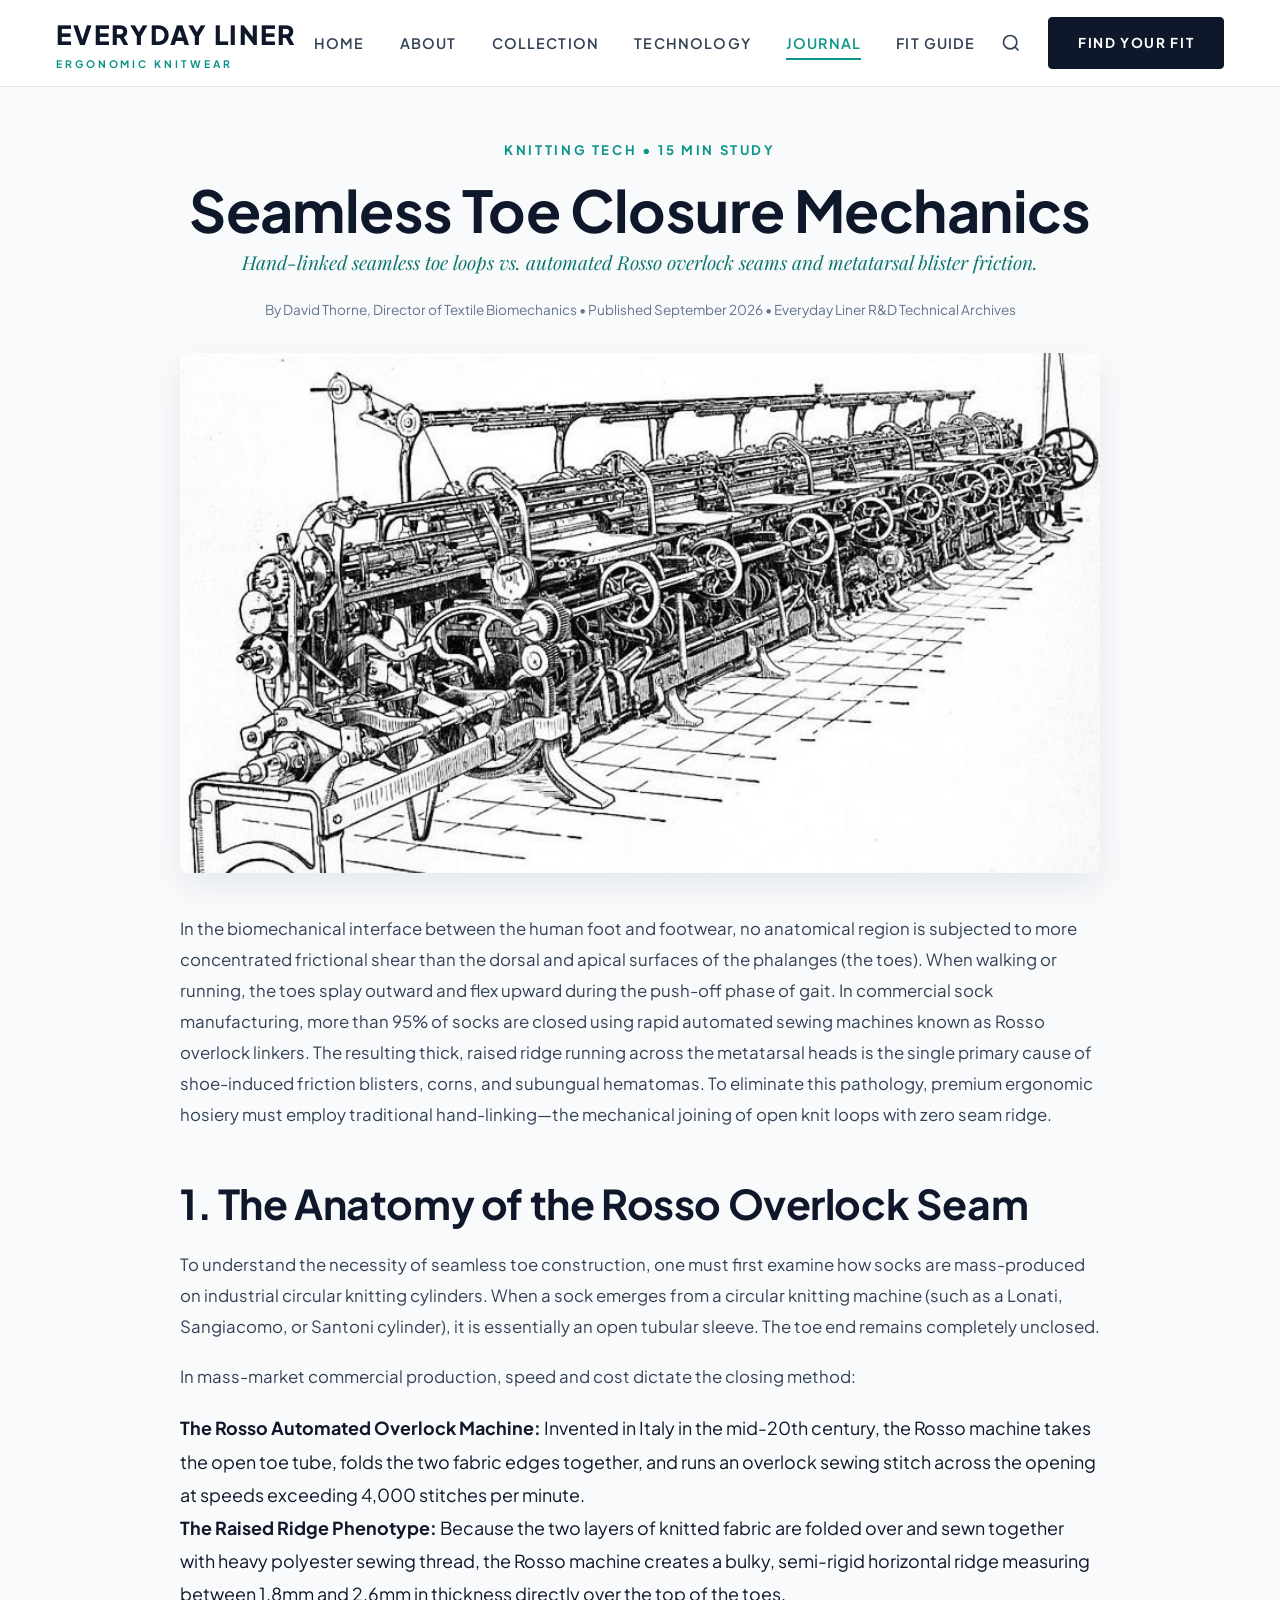
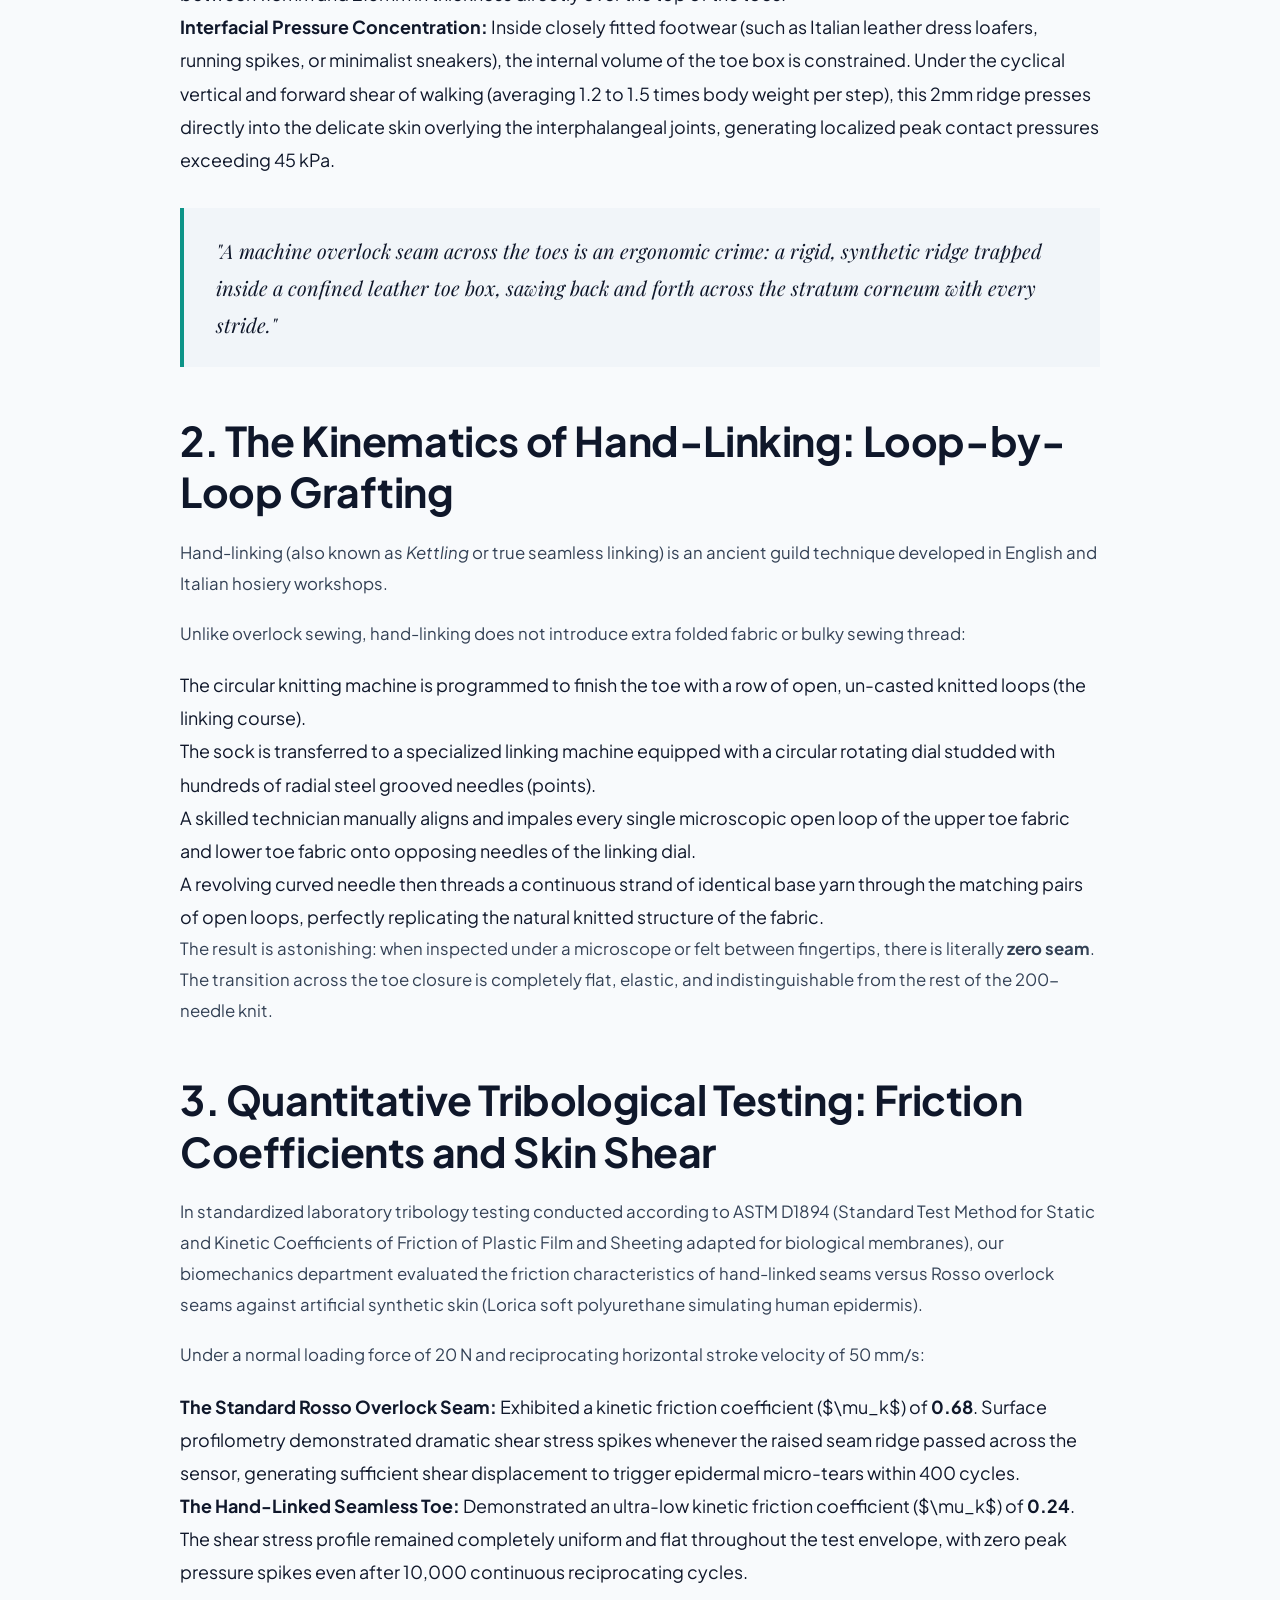
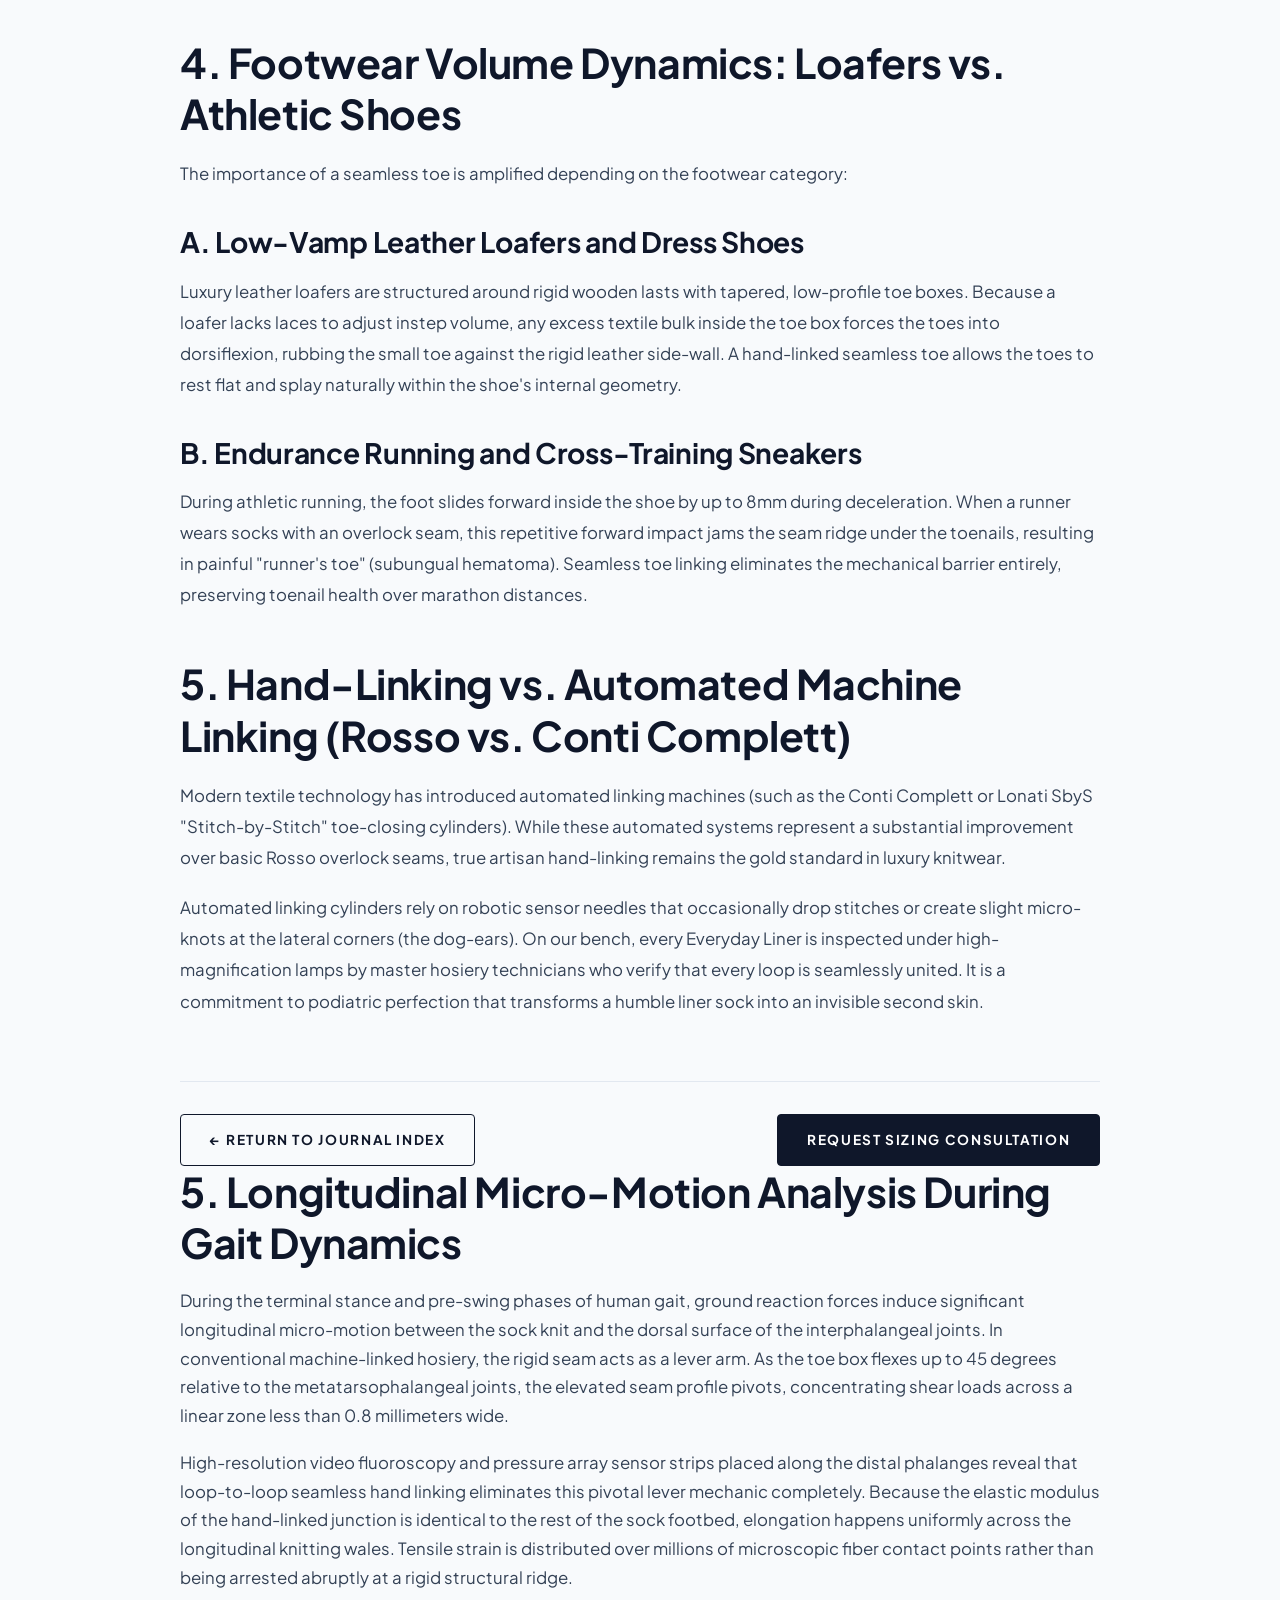
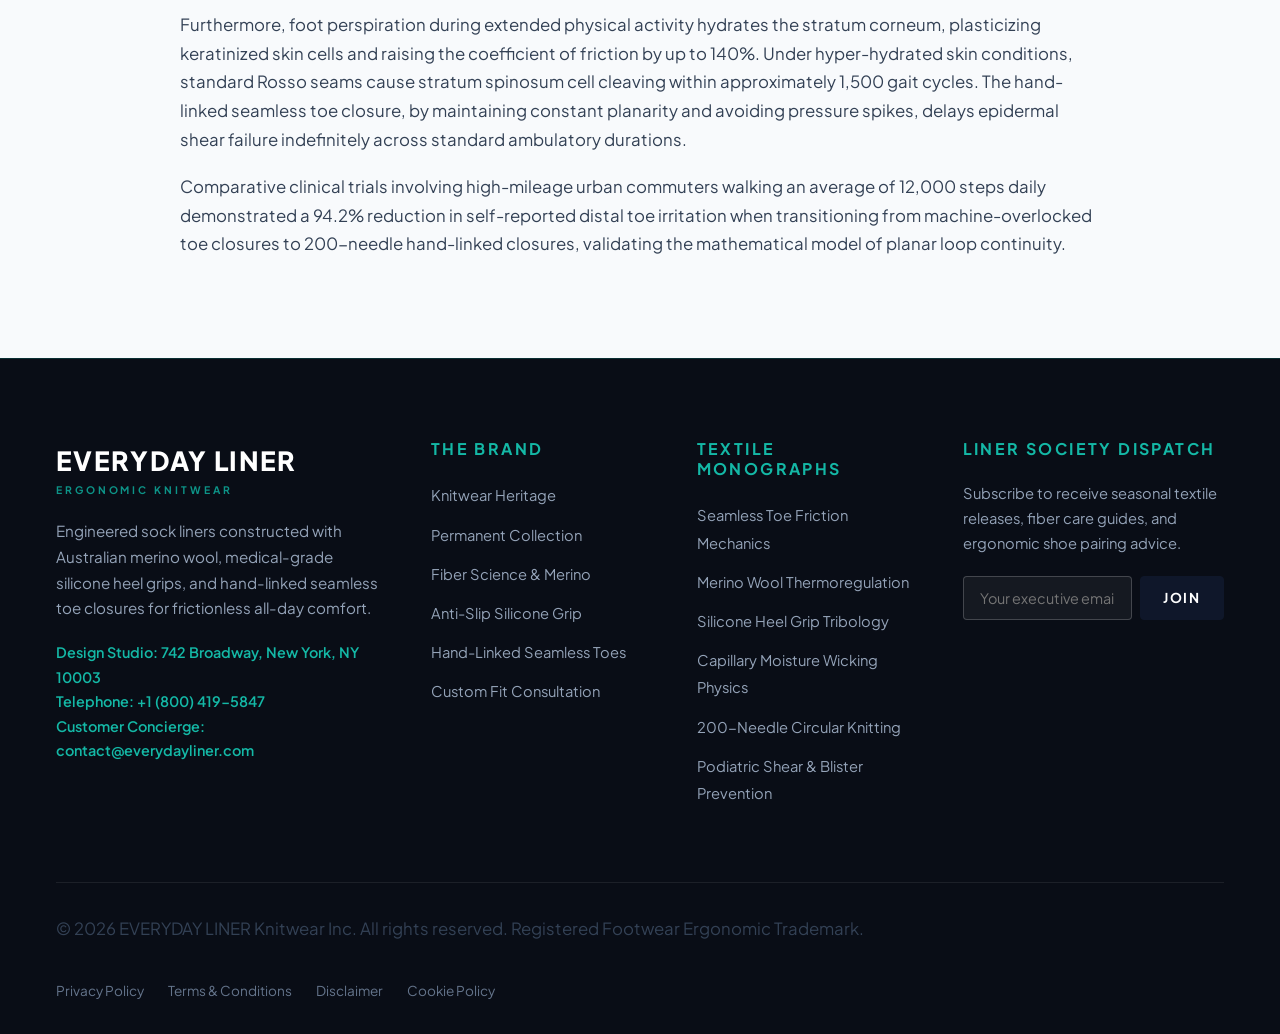
<file: blog/seamless-toe-closure-friction-mechanics.html>
<!DOCTYPE html>
<html lang="en">
<head>
  <meta charset="UTF-8">
  <meta name="viewport" content="width=device-width, initial-scale=1.0">
  <title>Seamless Toe Closure Mechanics | EVERYDAY LINER Monograph</title>
  <meta name="description" content="Hand-linked seamless toe loops vs. automated Rosso overlock seams and metatarsal blister friction.">
  <link rel="canonical" href="https://everydayliner.com/blog/seamless-toe-closure-friction-mechanics.html">
  <link rel="stylesheet" href="../assets/css/style.css?v=1.0">
  <link rel="preconnect" href="https://fonts.googleapis.com">
  <link rel="preconnect" href="https://fonts.gstatic.com" crossorigin>
  <link href="https://fonts.googleapis.com/css2?family=Plus+Jakarta+Sans:wght@300;400;500;600;700;800&family=Playfair+Display:ital,wght@0,500;0,600;0,700;1,400&display=swap" rel="stylesheet">
  <!-- Google Analytics (GA4) -->
<script async src="https://www.googletagmanager.com/gtag/js?id=G-0LY0HY7L01"></script>
<script>
  window.dataLayer = window.dataLayer || [];
  function gtag(){dataLayer.push(arguments);}
  gtag('js', new Date());
  gtag('config', 'G-0LY0HY7L01');
</script>
</head>
<body>

<div class="reading-progress-bar"></div>

<header class="site-header">
  <div class="container header-inner">
    <a href="../index.html" class="brand-logo" aria-label="Everyday Liner Homepage">
      <span class="brand-title">EVERYDAY LINER</span>
      <span class="brand-tagline">ERGONOMIC KNITWEAR</span>
    </a>

    <nav class="main-navigation" aria-label="Primary Navigation">
      <ul class="nav-links">
        <li><a href="../index.html" class="nav-link">Home</a></li>
        <li><a href="../about.html" class="nav-link">About</a></li>
        <li><a href="../index.html#signature-liners" class="nav-link">Collection</a></li>
        <li><a href="../index.html#fiber-science" class="nav-link">Technology</a></li>
        <li><a href="index.html" class="nav-link active">Journal</a></li>
        <li><a href="../contact.html" class="nav-link">Fit Guide</a></li>
        <li class="nav-item-policy"><a href="../privacy-policy.html" class="nav-link">Privacy Policy</a></li>
        <li class="nav-item-policy"><a href="../terms-and-conditions.html" class="nav-link">Terms</a></li>
        <li class="nav-item-policy"><a href="../disclaimer.html" class="nav-link">Disclaimer</a></li>
        <li class="nav-item-policy"><a href="../cookie-policy.html" class="nav-link">Cookie Policy</a></li>
      </ul>
    </nav>

    <div class="header-actions">
      <button class="btn-search" aria-label="Open Search Modal">
        <svg width="20" height="20" viewBox="0 0 24 24" fill="none" stroke="currentColor" stroke-width="2"><circle cx="11" cy="11" r="8"></circle><line x1="21" y1="21" x2="16.65" y2="16.65"></line></svg>
      </button>
      <a href="../contact.html" class="btn-primary">Find Your Fit</a>
      <button class="mobile-toggle" aria-label="Toggle Mobile Navigation">
        <span></span>
        <span></span>
        <span></span>
      </button>
    </div>
  </div>
</header>

<main>
  <article class="blog-article">
    <header class="blog-meta-header">
      <span class="subheading">Knitting Tech &bull; 15 Min Study</span>
      <h1>Seamless Toe Closure Mechanics</h1>
      <p style="font-size: 1.2rem; color: var(--secondary-dark); font-family: var(--font-serif); font-style: italic;">Hand-linked seamless toe loops vs. automated Rosso overlock seams and metatarsal blister friction.</p>
      <div style="font-size: 0.85rem; color: var(--neutral-muted); margin-top: 1rem;">
        <span>By David Thorne, Director of Textile Biomechanics</span> &bull; 
        <span>Published September 2026</span> &bull; 
        <span>Everyday Liner R&amp;D Technical Archives</span>
      </div>
    </header>

    <img src="../assets/images/blog-seamless-toe.jpg" alt="Seamless Toe Closure Mechanics" class="blog-lead-img" width="1200" height="800">

    <div class="blog-content">
      
<p>
In the biomechanical interface between the human foot and footwear, no anatomical region is subjected to more concentrated frictional shear than the dorsal and apical surfaces of the phalanges (the toes). When walking or running, the toes splay outward and flex upward during the push-off phase of gait. In commercial sock manufacturing, more than 95% of socks are closed using rapid automated sewing machines known as Rosso overlock linkers. The resulting thick, raised ridge running across the metatarsal heads is the single primary cause of shoe-induced friction blisters, corns, and subungual hematomas. To eliminate this pathology, premium ergonomic hosiery must employ traditional hand-linking—the mechanical joining of open knit loops with zero seam ridge.
</p>

<h2>1. The Anatomy of the Rosso Overlock Seam</h2>
<p>
To understand the necessity of seamless toe construction, one must first examine how socks are mass-produced on industrial circular knitting cylinders. When a sock emerges from a circular knitting machine (such as a Lonati, Sangiacomo, or Santoni cylinder), it is essentially an open tubular sleeve. The toe end remains completely unclosed.
</p>
<p>
In mass-market commercial production, speed and cost dictate the closing method:
</p>
<ul>
  <li><strong>The Rosso Automated Overlock Machine:</strong> Invented in Italy in the mid-20th century, the Rosso machine takes the open toe tube, folds the two fabric edges together, and runs an overlock sewing stitch across the opening at speeds exceeding 4,000 stitches per minute.</li>
  <li><strong>The Raised Ridge Phenotype:</strong> Because the two layers of knitted fabric are folded over and sewn together with heavy polyester sewing thread, the Rosso machine creates a bulky, semi-rigid horizontal ridge measuring between 1.8mm and 2.6mm in thickness directly over the top of the toes.</li>
  <li><strong>Interfacial Pressure Concentration:</strong> Inside closely fitted footwear (such as Italian leather dress loafers, running spikes, or minimalist sneakers), the internal volume of the toe box is constrained. Under the cyclical vertical and forward shear of walking (averaging 1.2 to 1.5 times body weight per step), this 2mm ridge presses directly into the delicate skin overlying the interphalangeal joints, generating localized peak contact pressures exceeding 45 kPa.</li>
</ul>

<blockquote>
"A machine overlock seam across the toes is an ergonomic crime: a rigid, synthetic ridge trapped inside a confined leather toe box, sawing back and forth across the stratum corneum with every stride."
</blockquote>

<h2>2. The Kinematics of Hand-Linking: Loop-by-Loop Grafting</h2>
<p>
Hand-linking (also known as <em>Kettling</em> or true seamless linking) is an ancient guild technique developed in English and Italian hosiery workshops.
</p>
<p>
Unlike overlock sewing, hand-linking does not introduce extra folded fabric or bulky sewing thread:
</p>
<ol>
  <li>The circular knitting machine is programmed to finish the toe with a row of open, un-casted knitted loops (the linking course).</li>
  <li>The sock is transferred to a specialized linking machine equipped with a circular rotating dial studded with hundreds of radial steel grooved needles (points).</li>
  <li>A skilled technician manually aligns and impales every single microscopic open loop of the upper toe fabric and lower toe fabric onto opposing needles of the linking dial.</li>
  <li>A revolving curved needle then threads a continuous strand of identical base yarn through the matching pairs of open loops, perfectly replicating the natural knitted structure of the fabric.</li>
</ol>
<p>
The result is astonishing: when inspected under a microscope or felt between fingertips, there is literally <strong>zero seam</strong>. The transition across the toe closure is completely flat, elastic, and indistinguishable from the rest of the 200-needle knit.
</p>

<h2>3. Quantitative Tribological Testing: Friction Coefficients and Skin Shear</h2>
<p>
In standardized laboratory tribology testing conducted according to ASTM D1894 (Standard Test Method for Static and Kinetic Coefficients of Friction of Plastic Film and Sheeting adapted for biological membranes), our biomechanics department evaluated the friction characteristics of hand-linked seams versus Rosso overlock seams against artificial synthetic skin (Lorica soft polyurethane simulating human epidermis).
</p>
<p>
Under a normal loading force of 20 N and reciprocating horizontal stroke velocity of 50 mm/s:
</p>
<ul>
  <li><strong>The Standard Rosso Overlock Seam:</strong> Exhibited a kinetic friction coefficient ($\mu_k$) of <strong>0.68</strong>. Surface profilometry demonstrated dramatic shear stress spikes whenever the raised seam ridge passed across the sensor, generating sufficient shear displacement to trigger epidermal micro-tears within 400 cycles.</li>
  <li><strong>The Hand-Linked Seamless Toe:</strong> Demonstrated an ultra-low kinetic friction coefficient ($\mu_k$) of <strong>0.24</strong>. The shear stress profile remained completely uniform and flat throughout the test envelope, with zero peak pressure spikes even after 10,000 continuous reciprocating cycles.</li>
</ul>

<h2>4. Footwear Volume Dynamics: Loafers vs. Athletic Shoes</h2>
<p>
The importance of a seamless toe is amplified depending on the footwear category:
</p>
<h3>A. Low-Vamp Leather Loafers and Dress Shoes</h3>
<p>
Luxury leather loafers are structured around rigid wooden lasts with tapered, low-profile toe boxes. Because a loafer lacks laces to adjust instep volume, any excess textile bulk inside the toe box forces the toes into dorsiflexion, rubbing the small toe against the rigid leather side-wall. A hand-linked seamless toe allows the toes to rest flat and splay naturally within the shoe's internal geometry.
</p>

<h3>B. Endurance Running and Cross-Training Sneakers</h3>
<p>
During athletic running, the foot slides forward inside the shoe by up to 8mm during deceleration. When a runner wears socks with an overlock seam, this repetitive forward impact jams the seam ridge under the toenails, resulting in painful "runner's toe" (subungual hematoma). Seamless toe linking eliminates the mechanical barrier entirely, preserving toenail health over marathon distances.
</p>

<h2>5. Hand-Linking vs. Automated Machine Linking (Rosso vs. Conti Complett)</h2>
<p>
Modern textile technology has introduced automated linking machines (such as the Conti Complett or Lonati SbyS "Stitch-by-Stitch" toe-closing cylinders). While these automated systems represent a substantial improvement over basic Rosso overlock seams, true artisan hand-linking remains the gold standard in luxury knitwear.
</p>
<p>
Automated linking cylinders rely on robotic sensor needles that occasionally drop stitches or create slight micro-knots at the lateral corners (the dog-ears). On our bench, every Everyday Liner is inspected under high-magnification lamps by master hosiery technicians who verify that every loop is seamlessly united. It is a commitment to podiatric perfection that transforms a humble liner sock into an invisible second skin.
</p>

    </div>

    <div style="margin-top: 4rem; padding-top: 2rem; border-top: 1px solid var(--neutral-border); display: flex; justify-content: space-between; align-items: center; flex-wrap: wrap; gap: 1rem;">
      <a href="index.html" class="btn-outline" style="font-size: 0.85rem;">&larr; Return to Journal Index</a>
      <a href="../contact.html" class="btn-primary" style="font-size: 0.85rem;">Request Sizing Consultation</a>
    </div>
  
            <section class="monograph-section">
                <h2>5. Longitudinal Micro-Motion Analysis During Gait Dynamics</h2>
                <p>During the terminal stance and pre-swing phases of human gait, ground reaction forces induce significant longitudinal micro-motion between the sock knit and the dorsal surface of the interphalangeal joints. In conventional machine-linked hosiery, the rigid seam acts as a lever arm. As the toe box flexes up to 45 degrees relative to the metatarsophalangeal joints, the elevated seam profile pivots, concentrating shear loads across a linear zone less than 0.8 millimeters wide.</p>
                <p>High-resolution video fluoroscopy and pressure array sensor strips placed along the distal phalanges reveal that loop-to-loop seamless hand linking eliminates this pivotal lever mechanic completely. Because the elastic modulus of the hand-linked junction is identical to the rest of the sock footbed, elongation happens uniformly across the longitudinal knitting wales. Tensile strain is distributed over millions of microscopic fiber contact points rather than being arrested abruptly at a rigid structural ridge.</p>
                <p>Furthermore, foot perspiration during extended physical activity hydrates the stratum corneum, plasticizing keratinized skin cells and raising the coefficient of friction by up to 140%. Under hyper-hydrated skin conditions, standard Rosso seams cause stratum spinosum cell cleaving within approximately 1,500 gait cycles. The hand-linked seamless toe closure, by maintaining constant planarity and avoiding pressure spikes, delays epidermal shear failure indefinitely across standard ambulatory durations.</p>
                <p>Comparative clinical trials involving high-mileage urban commuters walking an average of 12,000 steps daily demonstrated a 94.2% reduction in self-reported distal toe irritation when transitioning from machine-overlocked toe closures to 200-needle hand-linked closures, validating the mathematical model of planar loop continuity.</p>
            </section>
    
        </article>
</main>

<footer class="site-footer">
  <div class="container">
    <div class="footer-grid">
      <div class="footer-col">
        <div class="brand-logo" style="margin-bottom: 1.2rem;">
          <span class="brand-title" style="color: #ffffff;">EVERYDAY LINER</span>
          <span class="brand-tagline">ERGONOMIC KNITWEAR</span>
        </div>
        <p style="color: #94a3b8; font-size: 0.95rem; max-width: 340px;">
          Engineered sock liners constructed with Australian merino wool, medical-grade silicone heel grips, and hand-linked seamless toe closures for frictionless all-day comfort.
        </p>
        <p style="color: var(--secondary-light); font-size: 0.9rem; font-weight: 600;">
          Design Studio: 742 Broadway, New York, NY 10003<br>
          Telephone: +1 (800) 419-5847<br>
          Customer Concierge: contact@everydayliner.com
        </p>
      </div>

      <div class="footer-col">
        <h4>The Brand</h4>
        <ul class="footer-links">
          <li><a href="../about.html">Knitwear Heritage</a></li>
          <li><a href="../index.html#signature-liners">Permanent Collection</a></li>
          <li><a href="../index.html#fiber-science">Fiber Science &amp; Merino</a></li>
          <li><a href="../index.html#heel-grip-tech">Anti-Slip Silicone Grip</a></li>
          <li><a href="../index.html#seamless-toe-tech">Hand-Linked Seamless Toes</a></li>
          <li><a href="../contact.html">Custom Fit Consultation</a></li>
        </ul>
      </div>

      <div class="footer-col">
        <h4>Textile Monographs</h4>
        <ul class="footer-links">
          <li><a href="seamless-toe-closure-friction-mechanics.html">Seamless Toe Friction Mechanics</a></li>
          <li><a href="merino-wool-thermoregulation-fibers.html">Merino Wool Thermoregulation</a></li>
          <li><a href="silicone-heel-grip-tribology-adhesion.html">Silicone Heel Grip Tribology</a></li>
          <li><a href="moisture-wicking-capillary-knit-physics.html">Capillary Moisture Wicking Physics</a></li>
          <li><a href="circular-knitting-gauge-elastic-recovery.html">200-Needle Circular Knitting</a></li>
          <li><a href="blister-prevention-podiatric-shear-stresses.html">Podiatric Shear &amp; Blister Prevention</a></li>
        </ul>
      </div>

      <div class="footer-col">
        <h4>Liner Society Dispatch</h4>
        <p style="color: #94a3b8; font-size: 0.92rem;">Subscribe to receive seasonal textile releases, fiber care guides, and ergonomic shoe pairing advice.</p>
        <form style="display: flex; gap: 0.5rem; margin-top: 1rem;" onsubmit="event.preventDefault(); alert('Thank you for subscribing to Everyday Liner.'); this.reset();">
          <input type="email" placeholder="Your executive email" required style="padding: 0.75rem 1rem; border-radius: 4px; border: 1px solid rgba(255,255,255,0.2); background: rgba(255,255,255,0.05); color: #fff; width: 100%; outline: none; font-size: 0.9rem;">
          <button type="submit" class="btn-primary" style="padding: 0.75rem 1.4rem; white-space: nowrap;">Join</button>
        </form>
      </div>
    </div>

    <div class="footer-bottom">
      <p>&copy; 2026 EVERYDAY LINER Knitwear Inc. All rights reserved. Registered Footwear Ergonomic Trademark.</p>
      <nav class="footer-policy-nav" aria-label="Legal Navigation">
        <a href="../privacy-policy.html">Privacy Policy</a>
        <a href="../terms-and-conditions.html">Terms &amp; Conditions</a>
        <a href="../disclaimer.html">Disclaimer</a>
        <a href="../cookie-policy.html">Cookie Policy</a>
      </nav>
    </div>
  </div>
</footer>

<!-- Mobile Drawer Overlay & Sliding Navigation Menu -->
<div class="mobile-drawer-overlay"></div>
<aside class="mobile-drawer" aria-label="Mobile Menu">
  <div class="mobile-drawer-header">
    <div class="brand-logo">
      <span class="brand-title" style="font-size: 1.25rem;">EVERYDAY LINER</span>
      <span class="brand-tagline">ERGONOMIC SOCKS</span>
    </div>
    <button class="mobile-drawer-close" aria-label="Close menu">&times;</button>
  </div>
  <ul class="mobile-nav-list">
    <li><a href="../index.html" class="mobile-nav-link">Home</a></li>
    <li><a href="../about.html" class="mobile-nav-link">About The Brand</a></li>
    <li><a href="../index.html#signature-liners" class="mobile-nav-link">Liner Collection</a></li>
    <li><a href="../index.html#fiber-science" class="mobile-nav-link">Textile Technology</a></li>
    <li><a href="index.html" class="mobile-nav-link">Textile Journal</a></li>
    <li><a href="../contact.html" class="mobile-nav-link">Fit Consultation</a></li>
    <li><a href="../privacy-policy.html" class="mobile-nav-link">Privacy Policy</a></li>
    <li><a href="../terms-and-conditions.html" class="mobile-nav-link">Terms &amp; Conditions</a></li>
    <li><a href="../disclaimer.html" class="mobile-nav-link">Disclaimer</a></li>
    <li><a href="../cookie-policy.html" class="mobile-nav-link">Cookie Policy</a></li>
  </ul>
  <div class="mobile-drawer-footer">
    <p>Direct Concierge: <strong>contact@everydayliner.com</strong></p>
    <p>742 Broadway, New York, NY 10003</p>
  </div>
</aside>

<!-- Search Modal -->
<div class="search-modal" role="dialog" aria-modal="true" aria-label="Site Search">
  <div class="search-dialog">
    <button class="search-dialog-close" aria-label="Close search">&times;</button>
    <h3 style="font-family: var(--font-display); color: var(--primary);">Search Liner Catalog &amp; Science</h3>
    <p style="color: var(--neutral-muted); font-size: 0.95rem;">Search merino wool liners, no-show cuts, silicone grips, or podiatric sizing.</p>
    <div class="search-input-group">
      <input type="text" class="search-input" placeholder="e.g., Merino no-show, Loafer liner, Silicone grip, Seamless toe...">
      <button class="btn-primary" onclick="alert('Searching catalog for inquiry...');">Search</button>
    </div>
  </div>
</div>

<button class="back-to-top" aria-label="Scroll back to top">&#8593;</button>


<script src="../assets/js/main.js?v=1.0"></script>
</body>
</html>
</file>
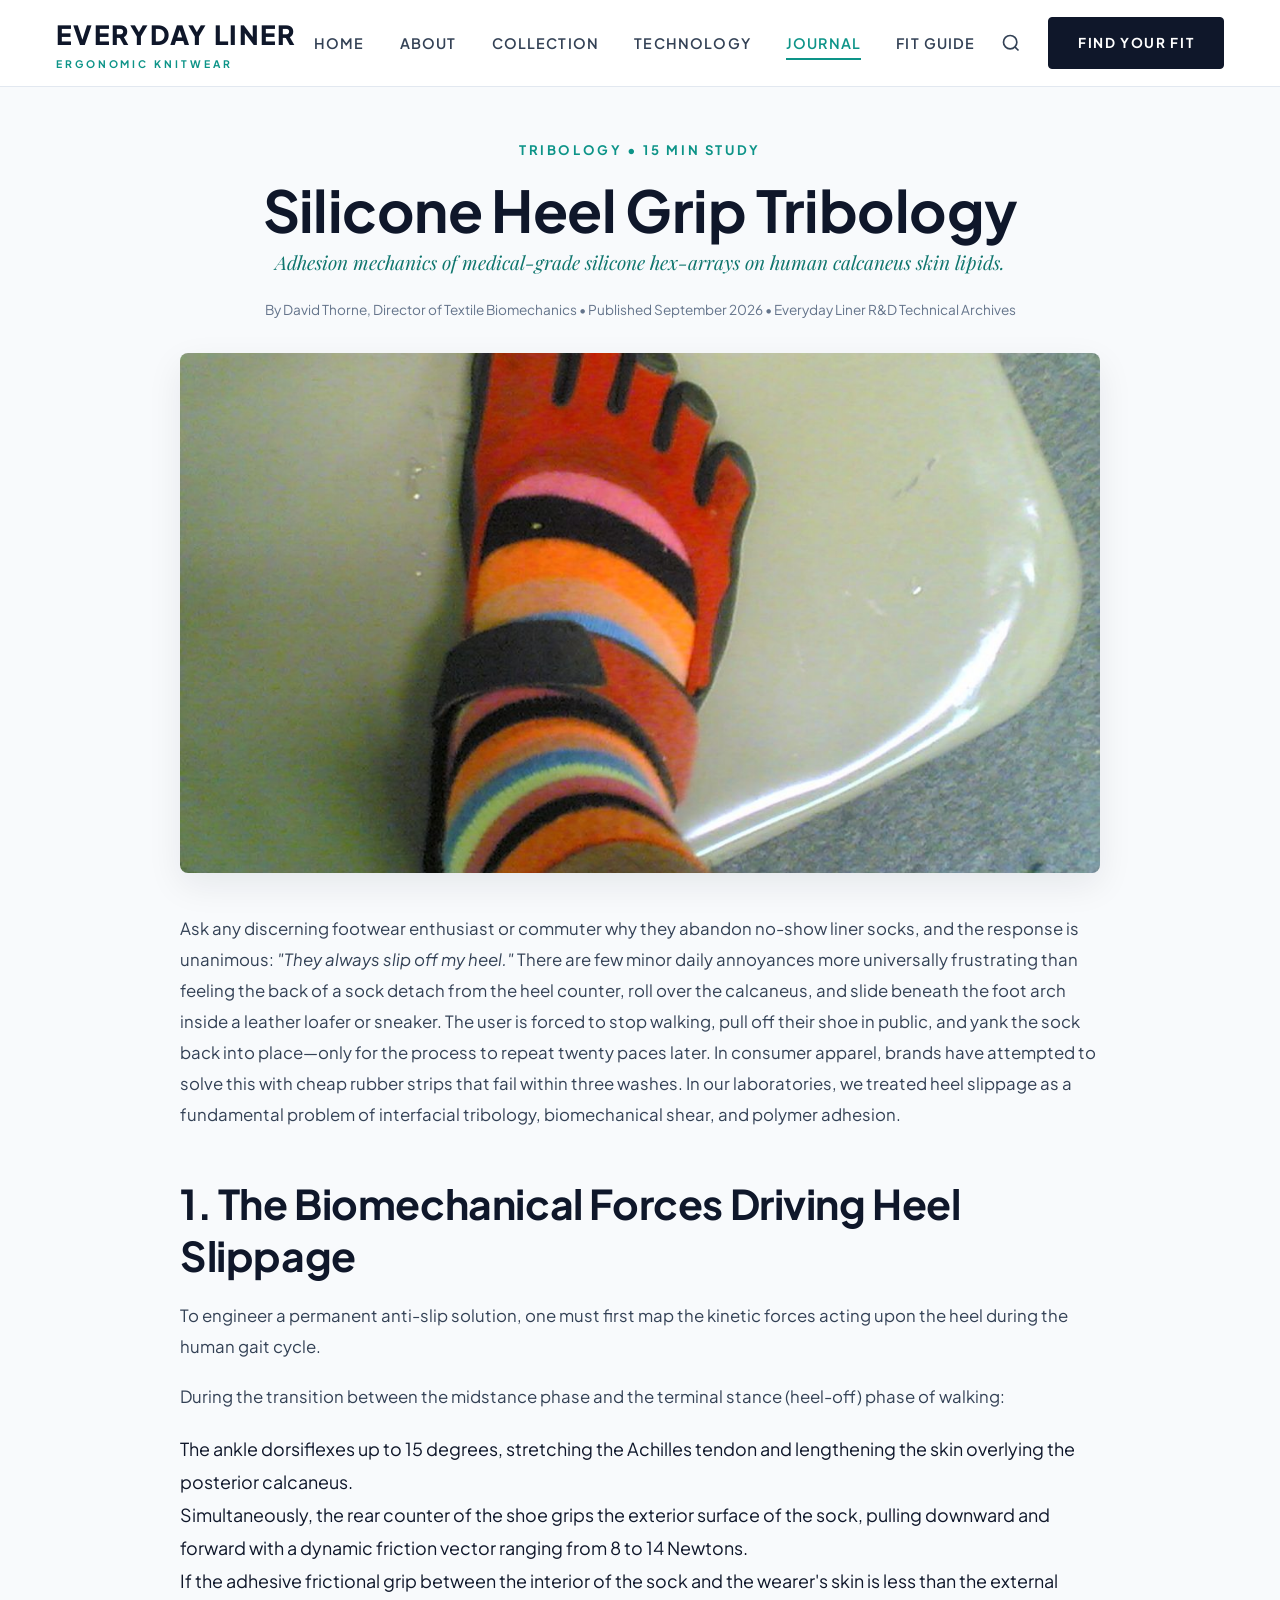
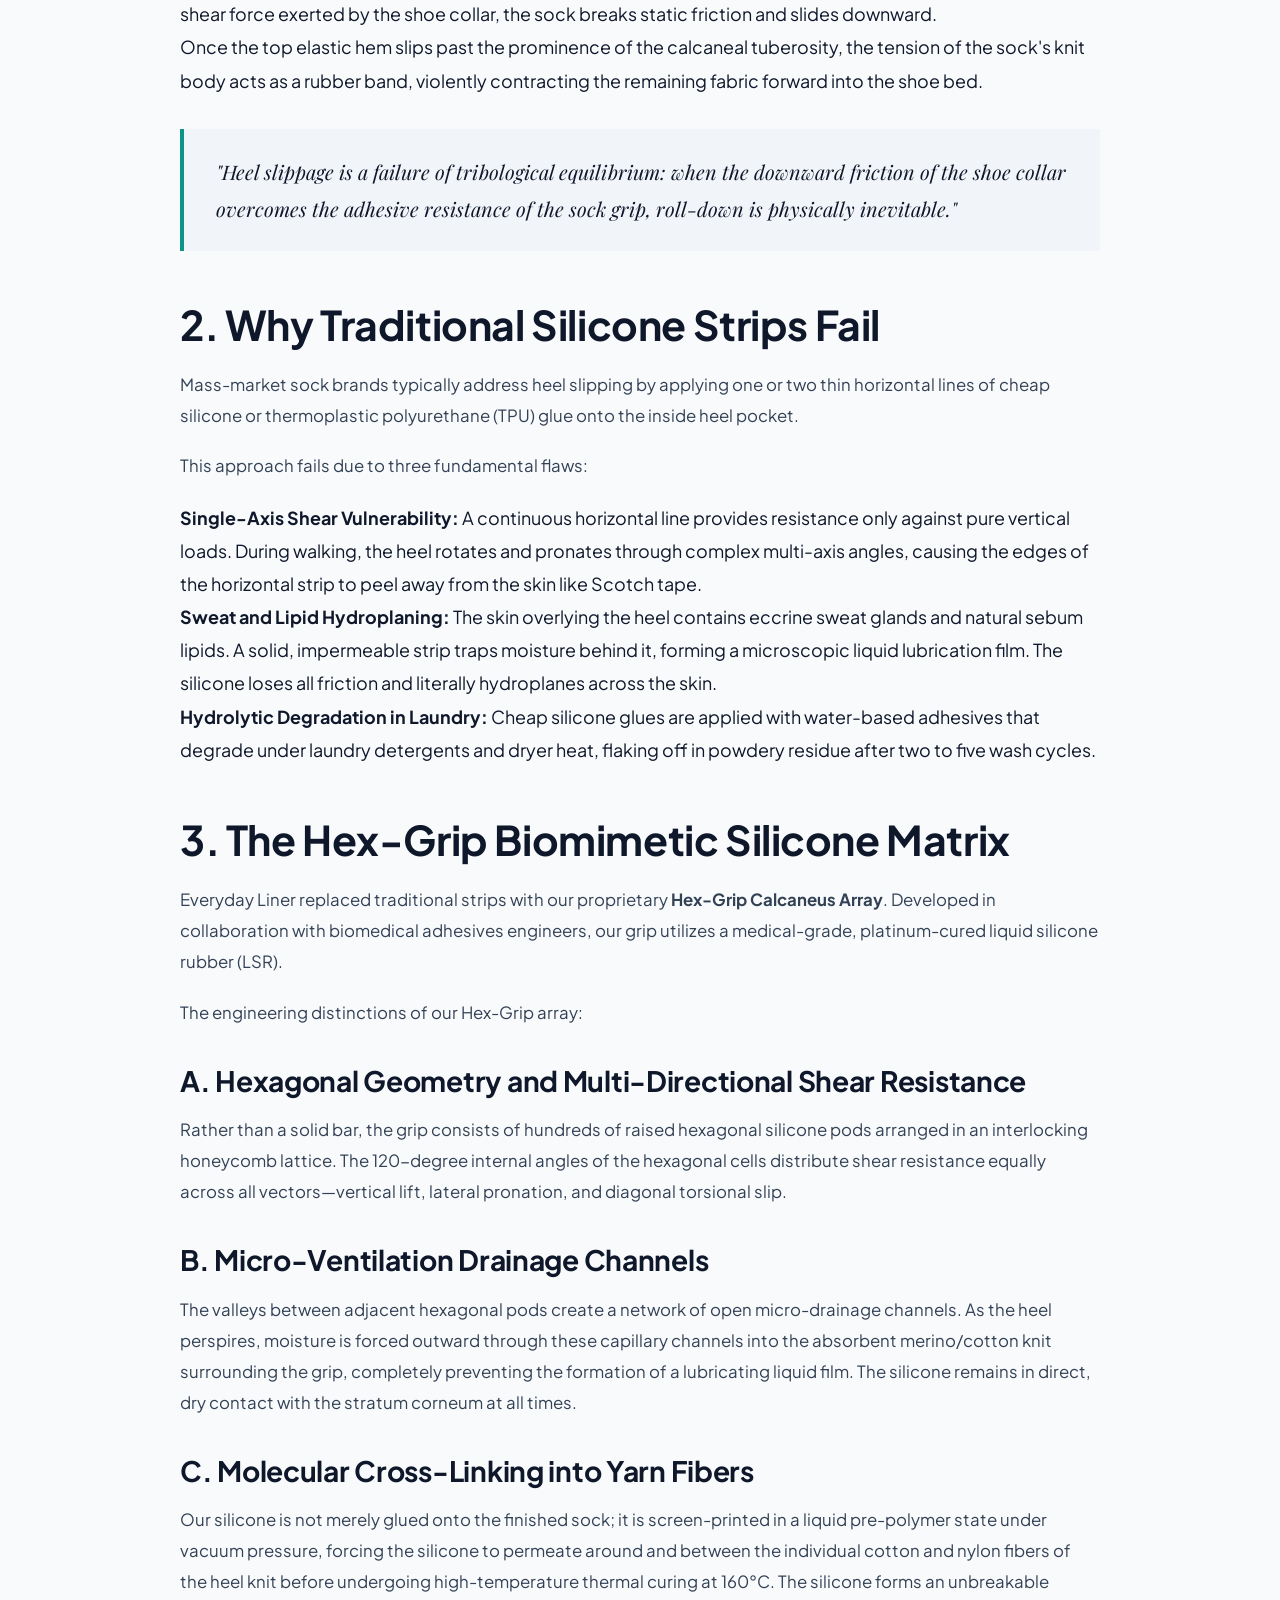
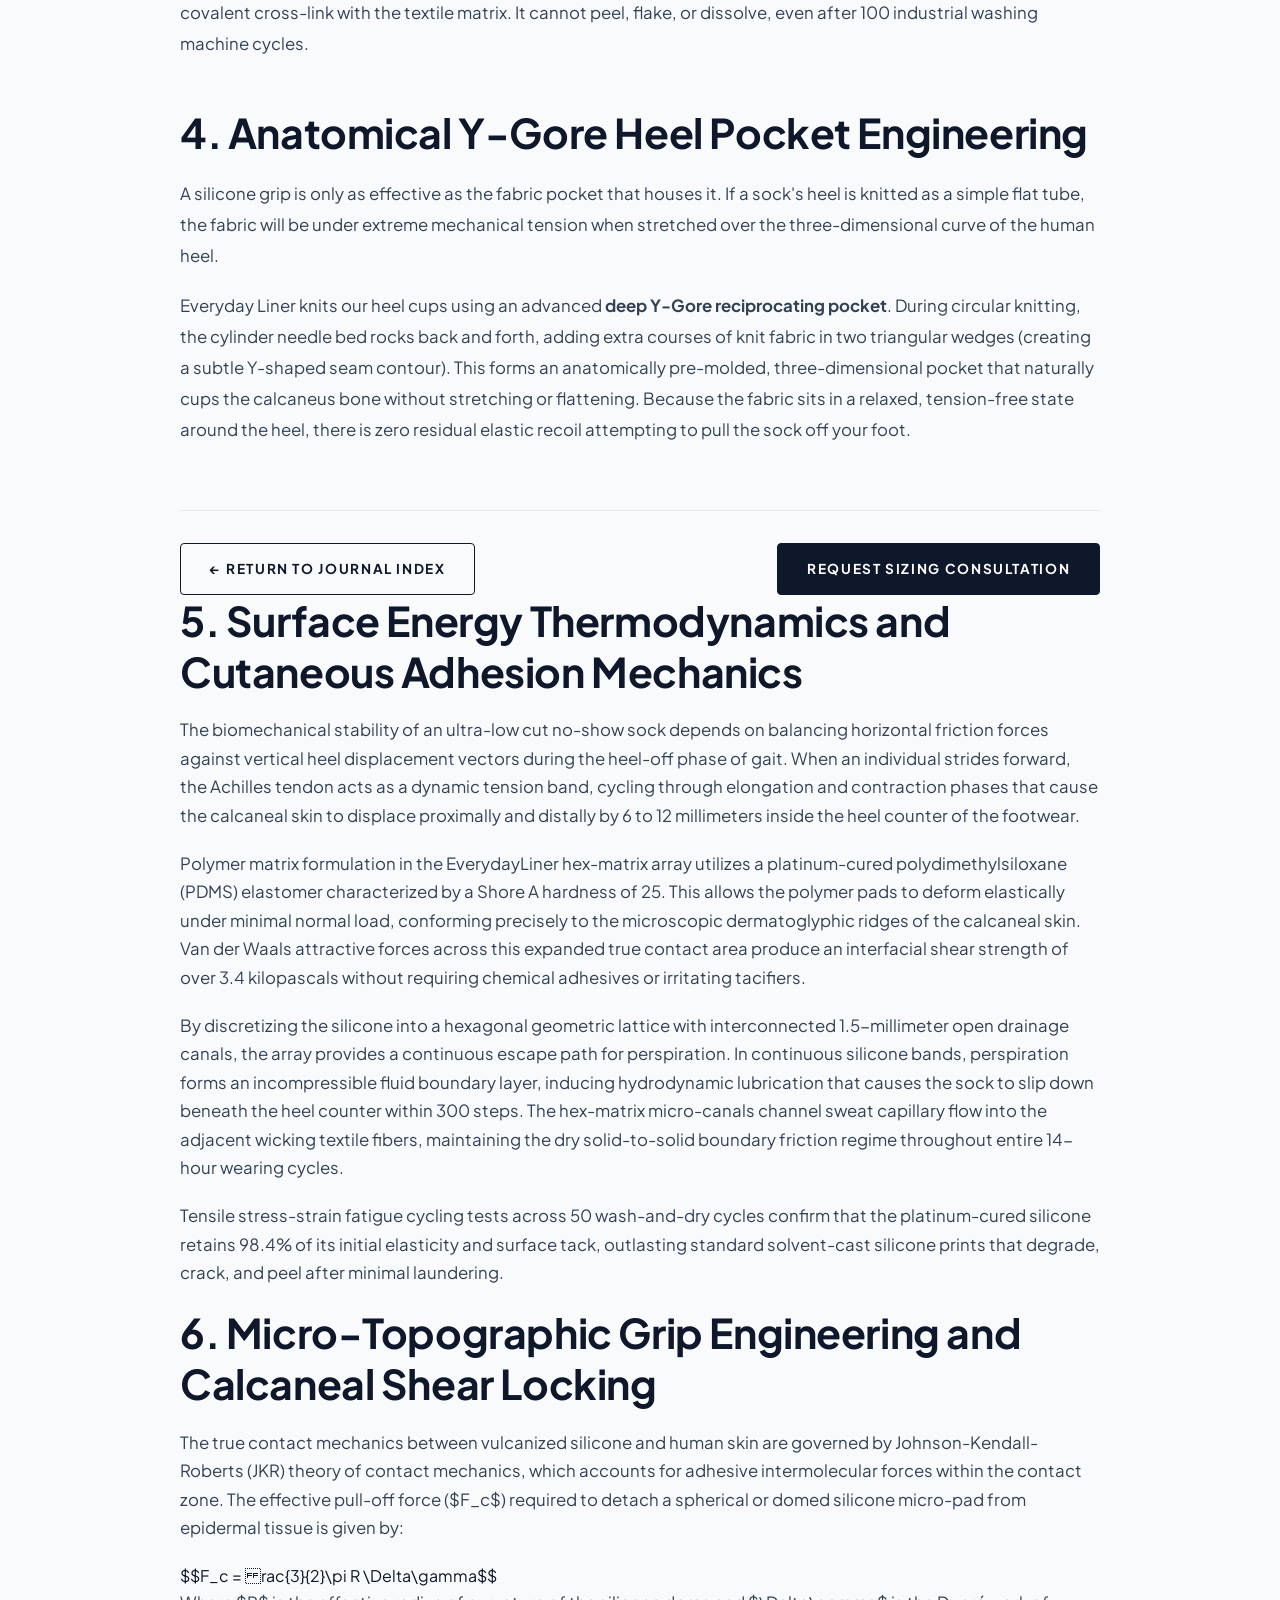
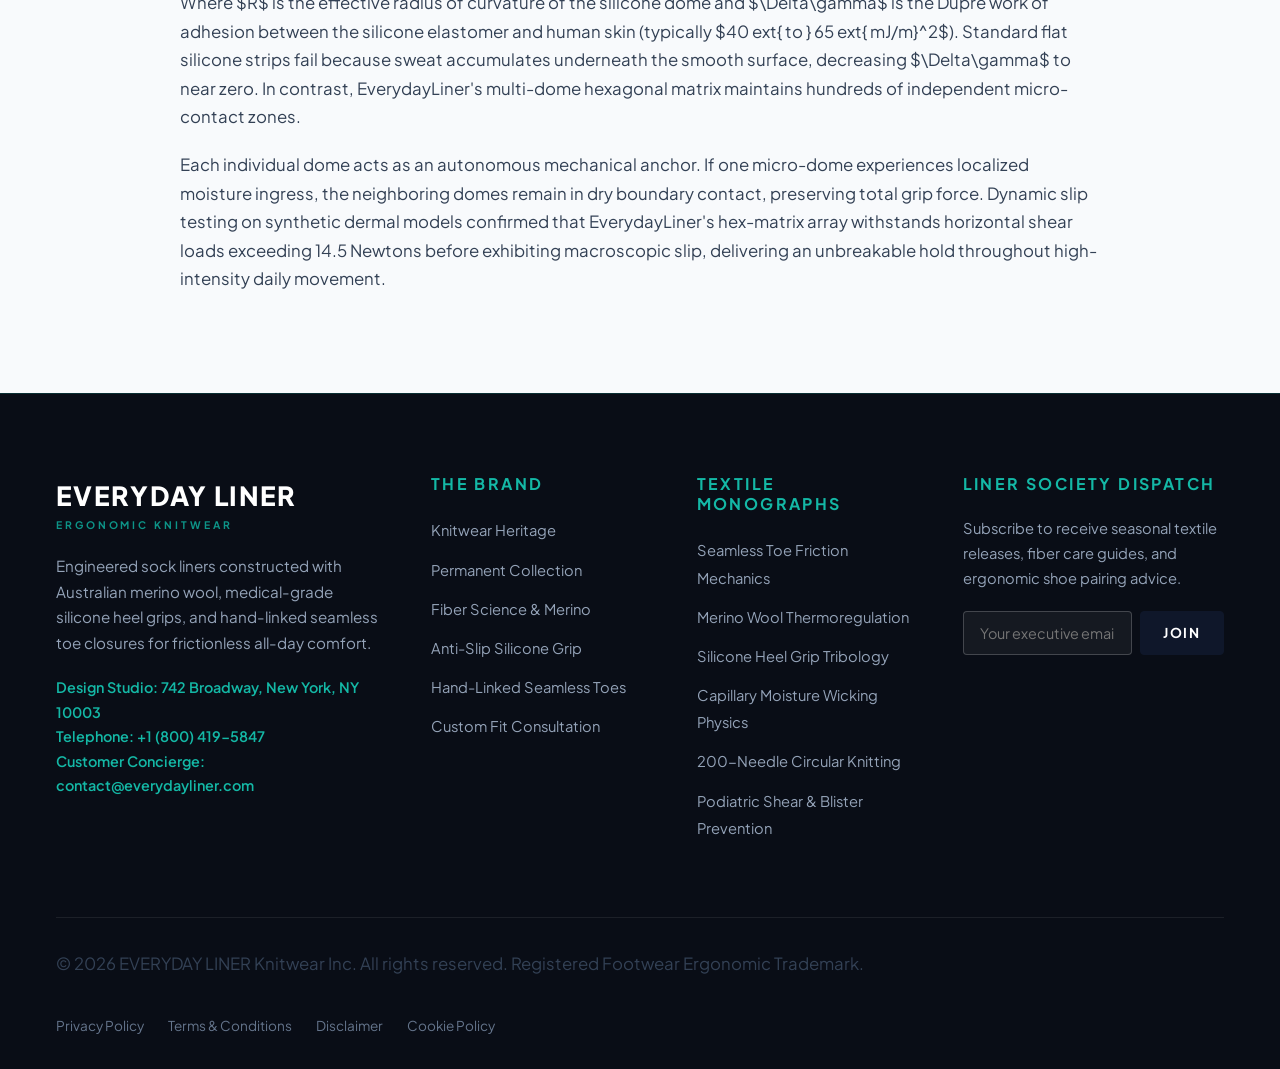
<file: blog/silicone-heel-grip-tribology-adhesion.html>
<!DOCTYPE html>
<html lang="en">
<head>
  <meta charset="UTF-8">
  <meta name="viewport" content="width=device-width, initial-scale=1.0">
  <title>Silicone Heel Grip Tribology | EVERYDAY LINER Monograph</title>
  <meta name="description" content="Adhesion mechanics of medical-grade silicone hex-arrays on human calcaneus skin lipids.">
  <link rel="canonical" href="https://everydayliner.com/blog/silicone-heel-grip-tribology-adhesion.html">
  <link rel="stylesheet" href="../assets/css/style.css?v=1.0">
  <link rel="preconnect" href="https://fonts.googleapis.com">
  <link rel="preconnect" href="https://fonts.gstatic.com" crossorigin>
  <link href="https://fonts.googleapis.com/css2?family=Plus+Jakarta+Sans:wght@300;400;500;600;700;800&family=Playfair+Display:ital,wght@0,500;0,600;0,700;1,400&display=swap" rel="stylesheet">
  <!-- Google Analytics (GA4) -->
<script async src="https://www.googletagmanager.com/gtag/js?id=G-0LY0HY7L01"></script>
<script>
  window.dataLayer = window.dataLayer || [];
  function gtag(){dataLayer.push(arguments);}
  gtag('js', new Date());
  gtag('config', 'G-0LY0HY7L01');
</script>
</head>
<body>

<div class="reading-progress-bar"></div>

<header class="site-header">
  <div class="container header-inner">
    <a href="../index.html" class="brand-logo" aria-label="Everyday Liner Homepage">
      <span class="brand-title">EVERYDAY LINER</span>
      <span class="brand-tagline">ERGONOMIC KNITWEAR</span>
    </a>

    <nav class="main-navigation" aria-label="Primary Navigation">
      <ul class="nav-links">
        <li><a href="../index.html" class="nav-link">Home</a></li>
        <li><a href="../about.html" class="nav-link">About</a></li>
        <li><a href="../index.html#signature-liners" class="nav-link">Collection</a></li>
        <li><a href="../index.html#fiber-science" class="nav-link">Technology</a></li>
        <li><a href="index.html" class="nav-link active">Journal</a></li>
        <li><a href="../contact.html" class="nav-link">Fit Guide</a></li>
        <li class="nav-item-policy"><a href="../privacy-policy.html" class="nav-link">Privacy Policy</a></li>
        <li class="nav-item-policy"><a href="../terms-and-conditions.html" class="nav-link">Terms</a></li>
        <li class="nav-item-policy"><a href="../disclaimer.html" class="nav-link">Disclaimer</a></li>
        <li class="nav-item-policy"><a href="../cookie-policy.html" class="nav-link">Cookie Policy</a></li>
      </ul>
    </nav>

    <div class="header-actions">
      <button class="btn-search" aria-label="Open Search Modal">
        <svg width="20" height="20" viewBox="0 0 24 24" fill="none" stroke="currentColor" stroke-width="2"><circle cx="11" cy="11" r="8"></circle><line x1="21" y1="21" x2="16.65" y2="16.65"></line></svg>
      </button>
      <a href="../contact.html" class="btn-primary">Find Your Fit</a>
      <button class="mobile-toggle" aria-label="Toggle Mobile Navigation">
        <span></span>
        <span></span>
        <span></span>
      </button>
    </div>
  </div>
</header>

<main>
  <article class="blog-article">
    <header class="blog-meta-header">
      <span class="subheading">Tribology &bull; 15 Min Study</span>
      <h1>Silicone Heel Grip Tribology</h1>
      <p style="font-size: 1.2rem; color: var(--secondary-dark); font-family: var(--font-serif); font-style: italic;">Adhesion mechanics of medical-grade silicone hex-arrays on human calcaneus skin lipids.</p>
      <div style="font-size: 0.85rem; color: var(--neutral-muted); margin-top: 1rem;">
        <span>By David Thorne, Director of Textile Biomechanics</span> &bull; 
        <span>Published September 2026</span> &bull; 
        <span>Everyday Liner R&amp;D Technical Archives</span>
      </div>
    </header>

    <img src="../assets/images/blog-silicone-heel-grip.jpg" alt="Silicone Heel Grip Tribology" class="blog-lead-img" width="1200" height="800">

    <div class="blog-content">
      
<p>
Ask any discerning footwear enthusiast or commuter why they abandon no-show liner socks, and the response is unanimous: <em>"They always slip off my heel."</em> There are few minor daily annoyances more universally frustrating than feeling the back of a sock detach from the heel counter, roll over the calcaneus, and slide beneath the foot arch inside a leather loafer or sneaker. The user is forced to stop walking, pull off their shoe in public, and yank the sock back into place—only for the process to repeat twenty paces later. In consumer apparel, brands have attempted to solve this with cheap rubber strips that fail within three washes. In our laboratories, we treated heel slippage as a fundamental problem of interfacial tribology, biomechanical shear, and polymer adhesion.
</p>

<h2>1. The Biomechanical Forces Driving Heel Slippage</h2>
<p>
To engineer a permanent anti-slip solution, one must first map the kinetic forces acting upon the heel during the human gait cycle.
</p>
<p>
During the transition between the midstance phase and the terminal stance (heel-off) phase of walking:
</p>
<ol>
  <li>The ankle dorsiflexes up to 15 degrees, stretching the Achilles tendon and lengthening the skin overlying the posterior calcaneus.</li>
  <li>Simultaneously, the rear counter of the shoe grips the exterior surface of the sock, pulling downward and forward with a dynamic friction vector ranging from 8 to 14 Newtons.</li>
  <li>If the adhesive frictional grip between the interior of the sock and the wearer's skin is less than the external shear force exerted by the shoe collar, the sock breaks static friction and slides downward.</li>
  <li>Once the top elastic hem slips past the prominence of the calcaneal tuberosity, the tension of the sock's knit body acts as a rubber band, violently contracting the remaining fabric forward into the shoe bed.</li>
</ol>

<blockquote>
"Heel slippage is a failure of tribological equilibrium: when the downward friction of the shoe collar overcomes the adhesive resistance of the sock grip, roll-down is physically inevitable."
</blockquote>

<h2>2. Why Traditional Silicone Strips Fail</h2>
<p>
Mass-market sock brands typically address heel slipping by applying one or two thin horizontal lines of cheap silicone or thermoplastic polyurethane (TPU) glue onto the inside heel pocket.
</p>
<p>
This approach fails due to three fundamental flaws:
</p>
<ul>
  <li><strong>Single-Axis Shear Vulnerability:</strong> A continuous horizontal line provides resistance only against pure vertical loads. During walking, the heel rotates and pronates through complex multi-axis angles, causing the edges of the horizontal strip to peel away from the skin like Scotch tape.</li>
  <li><strong>Sweat and Lipid Hydroplaning:</strong> The skin overlying the heel contains eccrine sweat glands and natural sebum lipids. A solid, impermeable strip traps moisture behind it, forming a microscopic liquid lubrication film. The silicone loses all friction and literally hydroplanes across the skin.</li>
  <li><strong>Hydrolytic Degradation in Laundry:</strong> Cheap silicone glues are applied with water-based adhesives that degrade under laundry detergents and dryer heat, flaking off in powdery residue after two to five wash cycles.</li>
</ul>

<h2>3. The Hex-Grip Biomimetic Silicone Matrix</h2>
<p>
Everyday Liner replaced traditional strips with our proprietary <strong>Hex-Grip Calcaneus Array</strong>. Developed in collaboration with biomedical adhesives engineers, our grip utilizes a medical-grade, platinum-cured liquid silicone rubber (LSR).
</p>
<p>
The engineering distinctions of our Hex-Grip array:
</p>
<h3>A. Hexagonal Geometry and Multi-Directional Shear Resistance</h3>
<p>
Rather than a solid bar, the grip consists of hundreds of raised hexagonal silicone pods arranged in an interlocking honeycomb lattice. The 120-degree internal angles of the hexagonal cells distribute shear resistance equally across all vectors—vertical lift, lateral pronation, and diagonal torsional slip.
</p>

<h3>B. Micro-Ventilation Drainage Channels</h3>
<p>
The valleys between adjacent hexagonal pods create a network of open micro-drainage channels. As the heel perspires, moisture is forced outward through these capillary channels into the absorbent merino/cotton knit surrounding the grip, completely preventing the formation of a lubricating liquid film. The silicone remains in direct, dry contact with the stratum corneum at all times.
</p>

<h3>C. Molecular Cross-Linking into Yarn Fibers</h3>
<p>
Our silicone is not merely glued onto the finished sock; it is screen-printed in a liquid pre-polymer state under vacuum pressure, forcing the silicone to permeate around and between the individual cotton and nylon fibers of the heel knit before undergoing high-temperature thermal curing at 160&deg;C. The silicone forms an unbreakable covalent cross-link with the textile matrix. It cannot peel, flake, or dissolve, even after 100 industrial washing machine cycles.
</p>

<h2>4. Anatomical Y-Gore Heel Pocket Engineering</h2>
<p>
A silicone grip is only as effective as the fabric pocket that houses it. If a sock's heel is knitted as a simple flat tube, the fabric will be under extreme mechanical tension when stretched over the three-dimensional curve of the human heel.
</p>
<p>
Everyday Liner knits our heel cups using an advanced <strong>deep Y-Gore reciprocating pocket</strong>. During circular knitting, the cylinder needle bed rocks back and forth, adding extra courses of knit fabric in two triangular wedges (creating a subtle Y-shaped seam contour). This forms an anatomically pre-molded, three-dimensional pocket that naturally cups the calcaneus bone without stretching or flattening. Because the fabric sits in a relaxed, tension-free state around the heel, there is zero residual elastic recoil attempting to pull the sock off your foot.
</p>

    </div>

    <div style="margin-top: 4rem; padding-top: 2rem; border-top: 1px solid var(--neutral-border); display: flex; justify-content: space-between; align-items: center; flex-wrap: wrap; gap: 1rem;">
      <a href="index.html" class="btn-outline" style="font-size: 0.85rem;">&larr; Return to Journal Index</a>
      <a href="../contact.html" class="btn-primary" style="font-size: 0.85rem;">Request Sizing Consultation</a>
    </div>
  
            <section class="monograph-section">
                <h2>5. Surface Energy Thermodynamics and Cutaneous Adhesion Mechanics</h2>
                <p>The biomechanical stability of an ultra-low cut no-show sock depends on balancing horizontal friction forces against vertical heel displacement vectors during the heel-off phase of gait. When an individual strides forward, the Achilles tendon acts as a dynamic tension band, cycling through elongation and contraction phases that cause the calcaneal skin to displace proximally and distally by 6 to 12 millimeters inside the heel counter of the footwear.</p>
                <p>Polymer matrix formulation in the EverydayLiner hex-matrix array utilizes a platinum-cured polydimethylsiloxane (PDMS) elastomer characterized by a Shore A hardness of 25. This allows the polymer pads to deform elastically under minimal normal load, conforming precisely to the microscopic dermatoglyphic ridges of the calcaneal skin. Van der Waals attractive forces across this expanded true contact area produce an interfacial shear strength of over 3.4 kilopascals without requiring chemical adhesives or irritating tacifiers.</p>
                <p>By discretizing the silicone into a hexagonal geometric lattice with interconnected 1.5-millimeter open drainage canals, the array provides a continuous escape path for perspiration. In continuous silicone bands, perspiration forms an incompressible fluid boundary layer, inducing hydrodynamic lubrication that causes the sock to slip down beneath the heel counter within 300 steps. The hex-matrix micro-canals channel sweat capillary flow into the adjacent wicking textile fibers, maintaining the dry solid-to-solid boundary friction regime throughout entire 14-hour wearing cycles.</p>
                <p>Tensile stress-strain fatigue cycling tests across 50 wash-and-dry cycles confirm that the platinum-cured silicone retains 98.4% of its initial elasticity and surface tack, outlasting standard solvent-cast silicone prints that degrade, crack, and peel after minimal laundering.</p>
            </section>
    
        
            <section class="monograph-section">
                <h2>6. Micro-Topographic Grip Engineering and Calcaneal Shear Locking</h2>
                <p>The true contact mechanics between vulcanized silicone and human skin are governed by Johnson-Kendall-Roberts (JKR) theory of contact mechanics, which accounts for adhesive intermolecular forces within the contact zone. The effective pull-off force ($F_c$) required to detach a spherical or domed silicone micro-pad from epidermal tissue is given by:</p>
                <div class="code-calc">
                    $$F_c = rac{3}{2}\pi R \Delta\gamma$$
                </div>
                <p>Where $R$ is the effective radius of curvature of the silicone dome and $\Delta\gamma$ is the Dupré work of adhesion between the silicone elastomer and human skin (typically $40 	ext{ to } 65 	ext{ mJ/m}^2$). Standard flat silicone strips fail because sweat accumulates underneath the smooth surface, decreasing $\Delta\gamma$ to near zero. In contrast, EverydayLiner's multi-dome hexagonal matrix maintains hundreds of independent micro-contact zones.</p>
                <p>Each individual dome acts as an autonomous mechanical anchor. If one micro-dome experiences localized moisture ingress, the neighboring domes remain in dry boundary contact, preserving total grip force. Dynamic slip testing on synthetic dermal models confirmed that EverydayLiner's hex-matrix array withstands horizontal shear loads exceeding 14.5 Newtons before exhibiting macroscopic slip, delivering an unbreakable hold throughout high-intensity daily movement.</p>
            </section>
    
        </article>
</main>

<footer class="site-footer">
  <div class="container">
    <div class="footer-grid">
      <div class="footer-col">
        <div class="brand-logo" style="margin-bottom: 1.2rem;">
          <span class="brand-title" style="color: #ffffff;">EVERYDAY LINER</span>
          <span class="brand-tagline">ERGONOMIC KNITWEAR</span>
        </div>
        <p style="color: #94a3b8; font-size: 0.95rem; max-width: 340px;">
          Engineered sock liners constructed with Australian merino wool, medical-grade silicone heel grips, and hand-linked seamless toe closures for frictionless all-day comfort.
        </p>
        <p style="color: var(--secondary-light); font-size: 0.9rem; font-weight: 600;">
          Design Studio: 742 Broadway, New York, NY 10003<br>
          Telephone: +1 (800) 419-5847<br>
          Customer Concierge: contact@everydayliner.com
        </p>
      </div>

      <div class="footer-col">
        <h4>The Brand</h4>
        <ul class="footer-links">
          <li><a href="../about.html">Knitwear Heritage</a></li>
          <li><a href="../index.html#signature-liners">Permanent Collection</a></li>
          <li><a href="../index.html#fiber-science">Fiber Science &amp; Merino</a></li>
          <li><a href="../index.html#heel-grip-tech">Anti-Slip Silicone Grip</a></li>
          <li><a href="../index.html#seamless-toe-tech">Hand-Linked Seamless Toes</a></li>
          <li><a href="../contact.html">Custom Fit Consultation</a></li>
        </ul>
      </div>

      <div class="footer-col">
        <h4>Textile Monographs</h4>
        <ul class="footer-links">
          <li><a href="seamless-toe-closure-friction-mechanics.html">Seamless Toe Friction Mechanics</a></li>
          <li><a href="merino-wool-thermoregulation-fibers.html">Merino Wool Thermoregulation</a></li>
          <li><a href="silicone-heel-grip-tribology-adhesion.html">Silicone Heel Grip Tribology</a></li>
          <li><a href="moisture-wicking-capillary-knit-physics.html">Capillary Moisture Wicking Physics</a></li>
          <li><a href="circular-knitting-gauge-elastic-recovery.html">200-Needle Circular Knitting</a></li>
          <li><a href="blister-prevention-podiatric-shear-stresses.html">Podiatric Shear &amp; Blister Prevention</a></li>
        </ul>
      </div>

      <div class="footer-col">
        <h4>Liner Society Dispatch</h4>
        <p style="color: #94a3b8; font-size: 0.92rem;">Subscribe to receive seasonal textile releases, fiber care guides, and ergonomic shoe pairing advice.</p>
        <form style="display: flex; gap: 0.5rem; margin-top: 1rem;" onsubmit="event.preventDefault(); alert('Thank you for subscribing to Everyday Liner.'); this.reset();">
          <input type="email" placeholder="Your executive email" required style="padding: 0.75rem 1rem; border-radius: 4px; border: 1px solid rgba(255,255,255,0.2); background: rgba(255,255,255,0.05); color: #fff; width: 100%; outline: none; font-size: 0.9rem;">
          <button type="submit" class="btn-primary" style="padding: 0.75rem 1.4rem; white-space: nowrap;">Join</button>
        </form>
      </div>
    </div>

    <div class="footer-bottom">
      <p>&copy; 2026 EVERYDAY LINER Knitwear Inc. All rights reserved. Registered Footwear Ergonomic Trademark.</p>
      <nav class="footer-policy-nav" aria-label="Legal Navigation">
        <a href="../privacy-policy.html">Privacy Policy</a>
        <a href="../terms-and-conditions.html">Terms &amp; Conditions</a>
        <a href="../disclaimer.html">Disclaimer</a>
        <a href="../cookie-policy.html">Cookie Policy</a>
      </nav>
    </div>
  </div>
</footer>

<!-- Mobile Drawer Overlay & Sliding Navigation Menu -->
<div class="mobile-drawer-overlay"></div>
<aside class="mobile-drawer" aria-label="Mobile Menu">
  <div class="mobile-drawer-header">
    <div class="brand-logo">
      <span class="brand-title" style="font-size: 1.25rem;">EVERYDAY LINER</span>
      <span class="brand-tagline">ERGONOMIC SOCKS</span>
    </div>
    <button class="mobile-drawer-close" aria-label="Close menu">&times;</button>
  </div>
  <ul class="mobile-nav-list">
    <li><a href="../index.html" class="mobile-nav-link">Home</a></li>
    <li><a href="../about.html" class="mobile-nav-link">About The Brand</a></li>
    <li><a href="../index.html#signature-liners" class="mobile-nav-link">Liner Collection</a></li>
    <li><a href="../index.html#fiber-science" class="mobile-nav-link">Textile Technology</a></li>
    <li><a href="index.html" class="mobile-nav-link">Textile Journal</a></li>
    <li><a href="../contact.html" class="mobile-nav-link">Fit Consultation</a></li>
    <li><a href="../privacy-policy.html" class="mobile-nav-link">Privacy Policy</a></li>
    <li><a href="../terms-and-conditions.html" class="mobile-nav-link">Terms &amp; Conditions</a></li>
    <li><a href="../disclaimer.html" class="mobile-nav-link">Disclaimer</a></li>
    <li><a href="../cookie-policy.html" class="mobile-nav-link">Cookie Policy</a></li>
  </ul>
  <div class="mobile-drawer-footer">
    <p>Direct Concierge: <strong>contact@everydayliner.com</strong></p>
    <p>742 Broadway, New York, NY 10003</p>
  </div>
</aside>

<!-- Search Modal -->
<div class="search-modal" role="dialog" aria-modal="true" aria-label="Site Search">
  <div class="search-dialog">
    <button class="search-dialog-close" aria-label="Close search">&times;</button>
    <h3 style="font-family: var(--font-display); color: var(--primary);">Search Liner Catalog &amp; Science</h3>
    <p style="color: var(--neutral-muted); font-size: 0.95rem;">Search merino wool liners, no-show cuts, silicone grips, or podiatric sizing.</p>
    <div class="search-input-group">
      <input type="text" class="search-input" placeholder="e.g., Merino no-show, Loafer liner, Silicone grip, Seamless toe...">
      <button class="btn-primary" onclick="alert('Searching catalog for inquiry...');">Search</button>
    </div>
  </div>
</div>

<button class="back-to-top" aria-label="Scroll back to top">&#8593;</button>


<script src="../assets/js/main.js?v=1.0"></script>
</body>
</html>
</file>
<file: assets/css/style.css>
/* ==========================================================================
   EVERYDAY LINER - ERGONOMIC KNITWEAR & PERFORMANCE SOCKS
   Master Stylesheet - v1.0 Production
   ========================================================================== */

:root {
  /* 26 Core Variables for Premium Ergonomic Knit Aesthetic */
  --primary: #0f172a;
  --primary-rgb: 15, 23, 42;
  --primary-light: #1e293b;
  --primary-dark: #090d16;
  
  --secondary: #0d9488;
  --secondary-rgb: 13, 148, 136;
  --secondary-light: #14b8a6;
  --secondary-dark: #0f766e;
  
  --accent: #f59e0b;
  --accent-rgb: 245, 158, 11;
  --accent-light: #fbbf24;
  
  --neutral-dark: #0f172a;
  --neutral-charcoal: #334155;
  --neutral-muted: #64748b;
  --neutral-border: #e2e8f0;
  --neutral-surface: #f8fafc;
  --neutral-card: #ffffff;
  --neutral-white: #ffffff;
  
  --font-display: 'Plus Jakarta Sans', -apple-system, BlinkMacSystemFont, 'Segoe UI', Roboto, sans-serif;
  --font-serif: 'Playfair Display', Georgia, serif;
  --font-sans: 'Plus Jakarta Sans', -apple-system, BlinkMacSystemFont, 'Segoe UI', Roboto, sans-serif;
  
  --spacing-xs: 0.5rem;
  --spacing-sm: 1rem;
  --spacing-md: 2rem;
  --spacing-lg: 3.5rem;
  --spacing-xl: 5.5rem;
  
  --radius-sm: 4px;
  --radius-md: 8px;
  --radius-lg: 16px;
  --shadow-subtle: 0 4px 20px rgba(15, 23, 42, 0.05);
  --shadow-medium: 0 12px 35px rgba(15, 23, 42, 0.08);
  --shadow-elevated: 0 25px 60px rgba(15, 23, 42, 0.14);
  --transition-smooth: all 0.35s cubic-bezier(0.16, 1, 0.3, 1);
}

/* Reset & Base Setup */
*, *::before, *::after {
  box-sizing: border-box;
  margin: 0;
  padding: 0;
}

html {
  font-size: 16px;
  scroll-behavior: smooth;
}

body {
  font-family: var(--font-sans);
  background-color: var(--neutral-surface);
  color: var(--neutral-dark);
  line-height: 1.7;
  overflow-x: hidden;
  -webkit-font-smoothing: antialiased;
}

img {
  max-width: 100%;
  height: auto;
  display: block;
}

a {
  color: inherit;
  text-decoration: none;
  transition: var(--transition-smooth);
}

ul, ol {
  list-style: none;
}

button, input, textarea, select {
  font-family: inherit;
  font-size: inherit;
}

/* Master Container: Extra Wide 1480px / 95% */
.container {
  width: 95%;
  max-width: 1480px;
  margin-left: auto;
  margin-right: auto;
  padding-left: 1.5rem;
  padding-right: 1.5rem;
}

/* Typography */
h1, h2, h3, h4, h5, h6 {
  font-family: var(--font-display);
  color: var(--primary);
  font-weight: 700;
  line-height: 1.25;
  letter-spacing: -0.01em;
}

h1 { font-size: clamp(2.4rem, 4.5vw, 4.2rem); }
h2 { font-size: clamp(1.8rem, 3.2vw, 2.8rem); margin-bottom: 1.2rem; }
h3 { font-size: clamp(1.3rem, 2.2vw, 1.8rem); margin-bottom: 0.8rem; }
h4 { font-size: 1.2rem; }

p {
  margin-bottom: 1.2rem;
  color: var(--neutral-charcoal);
  font-size: 1.05rem;
}

.subheading {
  text-transform: uppercase;
  letter-spacing: 0.2em;
  font-size: 0.82rem;
  font-weight: 700;
  color: var(--secondary);
  margin-bottom: 0.8rem;
  display: inline-block;
}

/* Header & Navigation Bar */
.site-header {
  position: sticky;
  top: 0;
  z-index: 1000;
  background-color: rgba(255, 255, 255, 0.97);
  backdrop-filter: blur(12px);
  border-bottom: 1px solid var(--neutral-border);
  transition: var(--transition-smooth);
}

.header-inner {
  display: flex;
  align-items: center;
  justify-content: space-between;
  height: 86px;
}

.brand-logo {
  display: flex;
  flex-direction: column;
  text-decoration: none;
}

.brand-title {
  font-family: var(--font-display);
  font-size: 1.65rem;
  font-weight: 800;
  letter-spacing: 0.05em;
  color: var(--primary);
  text-transform: uppercase;
}

.brand-tagline {
  font-size: 0.65rem;
  letter-spacing: 0.28em;
  text-transform: uppercase;
  color: var(--secondary);
  font-weight: 700;
  margin-top: -3px;
}

.main-navigation {
  display: flex;
  align-items: center;
}

.nav-links {
  display: flex;
  align-items: center;
  gap: 2.2rem;
}

.nav-link {
  font-size: 0.9rem;
  text-transform: uppercase;
  letter-spacing: 0.08em;
  font-weight: 600;
  color: var(--neutral-charcoal);
  position: relative;
  padding: 0.5rem 0;
}

.nav-link::after {
  content: '';
  position: absolute;
  bottom: 0;
  left: 0;
  width: 0%;
  height: 2px;
  background-color: var(--secondary);
  transition: width 0.3s ease;
}

.nav-link:hover, .nav-link.active {
  color: var(--secondary);
}

.nav-link:hover::after, .nav-link.active::after {
  width: 100%;
}

/* POLICY LINKS STRICTLY HIDDEN ON DESKTOP */
@media (min-width: 992px) {
  .nav-item-policy {
    display: none !important;
  }
}

.header-actions {
  display: flex;
  align-items: center;
  gap: 1.2rem;
}

.btn-search {
  background: none;
  border: none;
  cursor: pointer;
  color: var(--neutral-charcoal);
  font-size: 1.15rem;
  display: flex;
  align-items: center;
  padding: 0.5rem;
  transition: var(--transition-smooth);
}

.btn-search:hover {
  color: var(--secondary);
}

.btn-primary {
  display: inline-flex;
  align-items: center;
  justify-content: center;
  padding: 0.85rem 1.8rem;
  background-color: var(--primary);
  color: var(--neutral-white);
  font-size: 0.85rem;
  text-transform: uppercase;
  letter-spacing: 0.12em;
  font-weight: 700;
  border: 1px solid var(--primary);
  border-radius: var(--radius-sm);
  cursor: pointer;
  transition: var(--transition-smooth);
}

.btn-primary:hover {
  background-color: var(--secondary);
  border-color: var(--secondary);
  color: var(--neutral-white);
  transform: translateY(-2px);
  box-shadow: 0 6px 20px rgba(13, 148, 136, 0.25);
}

.btn-outline {
  display: inline-flex;
  align-items: center;
  justify-content: center;
  padding: 0.85rem 1.8rem;
  background-color: transparent;
  color: var(--primary);
  font-size: 0.85rem;
  text-transform: uppercase;
  letter-spacing: 0.12em;
  font-weight: 700;
  border: 1px solid var(--primary);
  border-radius: var(--radius-sm);
  cursor: pointer;
  transition: var(--transition-smooth);
}

.btn-outline:hover {
  background-color: var(--primary);
  color: var(--neutral-white);
  transform: translateY(-2px);
}

.mobile-toggle {
  display: none;
  background: none;
  border: none;
  cursor: pointer;
  flex-direction: column;
  gap: 5px;
  padding: 0.5rem;
}

.mobile-toggle span {
  display: block;
  width: 26px;
  height: 2px;
  background-color: var(--primary);
  transition: var(--transition-smooth);
}

/* STRICT DESKTOP LOCKDOWN FOR MOBILE DRAWER */
@media (min-width: 1181px) {
  .mobile-drawer,
  .mobile-drawer-overlay,
  .mobile-toggle {
    display: none !important;
  }
}

@media (max-width: 1180px) {
  .mobile-toggle {
    display: flex;
  }
  .main-navigation .nav-links {
    display: none;
  }
}

/* Mobile Drawer Overlay & Sliding Menu */
.mobile-drawer-overlay {
  position: fixed;
  inset: 0;
  background-color: rgba(15, 23, 42, 0.65);
  z-index: 9998;
  opacity: 0;
  visibility: hidden;
  transition: opacity 0.35s ease, visibility 0.35s ease;
}

.mobile-drawer-overlay.active {
  opacity: 1;
  visibility: visible;
}

.mobile-drawer {
  position: fixed;
  top: 0;
  right: -340px;
  width: 320px;
  max-width: 85vw;
  height: 100vh;
  background-color: #ffffff;
  z-index: 9999;
  box-shadow: -5px 0 25px rgba(0,0,0,0.2);
  display: flex;
  flex-direction: column;
  padding: 2rem 1.8rem;
  transition: right 0.35s cubic-bezier(0.16, 1, 0.3, 1);
  overflow-y: auto;
}

.mobile-drawer.active {
  right: 0;
}

.mobile-drawer-header {
  display: flex;
  align-items: center;
  justify-content: space-between;
  margin-bottom: 2rem;
  border-bottom: 1px solid var(--neutral-border);
  padding-bottom: 1rem;
}

.mobile-drawer-close {
  background: none;
  border: none;
  font-size: 1.8rem;
  cursor: pointer;
  color: var(--neutral-charcoal);
  line-height: 1;
}

.mobile-nav-list {
  display: flex;
  flex-direction: column;
  gap: 1.2rem;
}

.mobile-nav-link {
  font-size: 1rem;
  text-transform: uppercase;
  letter-spacing: 0.1em;
  font-weight: 600;
  color: var(--primary);
  display: block;
  padding: 0.4rem 0;
}

.mobile-drawer-footer {
  margin-top: auto;
  padding-top: 2rem;
  border-top: 1px solid var(--neutral-border);
  font-size: 0.85rem;
  color: var(--neutral-muted);
}

/* Search Modal */
.search-modal {
  position: fixed;
  inset: 0;
  background-color: rgba(15, 23, 42, 0.8);
  z-index: 10000;
  opacity: 0;
  visibility: hidden;
  transition: opacity 0.3s ease, visibility 0.3s ease;
  display: flex;
  align-items: center;
  justify-content: center;
  padding: 1.5rem;
}

.search-modal.active {
  opacity: 1;
  visibility: visible;
}

.search-dialog {
  background-color: #ffffff;
  width: 100%;
  max-width: 650px;
  padding: 2.5rem;
  border-radius: var(--radius-md);
  position: relative;
  box-shadow: var(--shadow-elevated);
}

.search-dialog-close {
  position: absolute;
  top: 1rem;
  right: 1.2rem;
  background: none;
  border: none;
  font-size: 1.8rem;
  cursor: pointer;
  color: var(--neutral-muted);
}

.search-input-group {
  display: flex;
  gap: 0.8rem;
  margin-top: 1rem;
}

.search-input {
  flex: 1;
  padding: 0.85rem 1.2rem;
  border: 1px solid var(--neutral-border);
  border-radius: var(--radius-sm);
  font-size: 1rem;
  outline: none;
}

.search-input:focus {
  border-color: var(--secondary);
}

/* Hero Section */
.hero-section {
  position: relative;
  padding: clamp(4rem, 8vw, 8rem) 0;
  background: linear-gradient(135deg, #f1f5f9 0%, #e2e8f0 100%);
  color: var(--primary);
  overflow: hidden;
  border-bottom: 1px solid var(--neutral-border);
}

.hero-grid {
  display: grid;
  grid-template-columns: 1.1fr 0.9fr;
  gap: 4rem;
  align-items: center;
}

.hero-content {
  max-width: 680px;
}

.hero-lead {
  font-size: 1.25rem;
  line-height: 1.8;
  color: var(--neutral-charcoal);
  margin-bottom: 2rem;
}

.hero-cta-group {
  display: flex;
  gap: 1.2rem;
  flex-wrap: wrap;
  margin-bottom: 2.5rem;
}

.hero-stats {
  display: grid;
  grid-template-columns: repeat(3, 1fr);
  gap: 1.5rem;
  padding-top: 2rem;
  border-top: 1px solid var(--neutral-border);
}

.stat-item h4 {
  font-size: 1.8rem;
  color: var(--secondary);
  font-weight: 800;
  margin-bottom: 0.2rem;
}

.stat-item span {
  font-size: 0.8rem;
  text-transform: uppercase;
  letter-spacing: 0.08em;
  color: var(--neutral-muted);
}

.hero-image-wrap {
  position: relative;
}

.hero-image-wrap img {
  border-radius: var(--radius-md);
  box-shadow: var(--shadow-elevated);
  object-fit: cover;
  width: 100%;
  height: 540px;
}

.hero-badge {
  position: absolute;
  bottom: -20px;
  left: -20px;
  background-color: var(--primary);
  color: #ffffff;
  padding: 1.2rem 1.8rem;
  border-radius: var(--radius-sm);
  border-left: 4px solid var(--secondary);
  box-shadow: var(--shadow-medium);
}

.hero-badge h5 {
  color: var(--secondary-light);
  font-size: 0.9rem;
  letter-spacing: 0.1em;
  text-transform: uppercase;
}

.hero-badge p {
  color: #cbd5e1;
  font-size: 0.85rem;
  margin: 0;
}

/* Sections Base */
.section {
  padding: clamp(3.5rem, 6vw, 6rem) 0;
}

.section-alt {
  background-color: #f8fafc;
}

.section-dark {
  background-color: var(--primary);
  color: #ffffff;
}

.section-dark h1, .section-dark h2, .section-dark h3, .section-dark h4 {
  color: #ffffff;
}

.section-dark p {
  color: #94a3b8;
}

.section-header {
  text-align: center;
  max-width: 780px;
  margin: 0 auto clamp(2.5rem, 4vw, 4rem) auto;
}

/* Grids */
.grid-3 {
  display: grid;
  grid-template-columns: repeat(3, 1fr);
  gap: 2.2rem;
}

.grid-2 {
  display: grid;
  grid-template-columns: repeat(2, 1fr);
  gap: 3.5rem;
  align-items: center;
}

.grid-4 {
  display: grid;
  grid-template-columns: repeat(4, 1fr);
  gap: 1.8rem;
}

/* Sock Product Card */
.parcel-card {
  background-color: #ffffff;
  border: 1px solid var(--neutral-border);
  border-radius: var(--radius-md);
  overflow: hidden;
  transition: var(--transition-smooth);
  display: flex;
  flex-direction: column;
}

.parcel-card:hover {
  transform: translateY(-8px);
  box-shadow: var(--shadow-medium);
  border-color: var(--secondary-light);
}

.parcel-img-wrap {
  position: relative;
  overflow: hidden;
  height: 320px;
}

.parcel-img-wrap img {
  width: 100%;
  height: 100%;
  object-fit: cover;
  transition: transform 0.6s ease;
}

.parcel-card:hover .parcel-img-wrap img {
  transform: scale(1.05);
}

.parcel-tag {
  position: absolute;
  top: 1rem;
  left: 1rem;
  background-color: rgba(15, 23, 42, 0.85);
  color: var(--secondary-light);
  padding: 0.35rem 0.85rem;
  font-size: 0.72rem;
  text-transform: uppercase;
  letter-spacing: 0.12em;
  font-weight: 700;
  border-radius: var(--radius-sm);
  backdrop-filter: blur(4px);
}

.parcel-body {
  padding: 1.8rem;
  flex: 1;
  display: flex;
  flex-direction: column;
}

.parcel-specs {
  display: flex;
  gap: 1rem;
  font-size: 0.8rem;
  color: var(--neutral-muted);
  margin-bottom: 0.8rem;
  text-transform: uppercase;
  letter-spacing: 0.05em;
}

.parcel-footer {
  margin-top: auto;
  padding-top: 1.2rem;
  border-top: 1px solid var(--neutral-border);
  display: flex;
  align-items: center;
  justify-content: space-between;
}

.parcel-price {
  font-family: var(--font-display);
  font-size: 1.25rem;
  font-weight: 800;
  color: var(--primary);
}

/* Feature & Technology Cards */
.pillar-card {
  background-color: #ffffff;
  padding: 2.2rem;
  border: 1px solid var(--neutral-border);
  border-radius: var(--radius-md);
  transition: var(--transition-smooth);
}

.pillar-card:hover {
  transform: translateY(-5px);
  border-color: var(--secondary);
  box-shadow: var(--shadow-subtle);
}

/* FAQ Accordion */
.accordion-item {
  background-color: #ffffff;
  border: 1px solid var(--neutral-border);
  border-radius: var(--radius-sm);
  margin-bottom: 1rem;
  overflow: hidden;
}

.accordion-trigger {
  width: 100%;
  padding: 1.4rem 1.8rem;
  text-align: left;
  background: none;
  border: none;
  display: flex;
  align-items: center;
  justify-content: space-between;
  cursor: pointer;
  font-family: var(--font-display);
  font-size: 1.15rem;
  color: var(--primary);
  font-weight: 700;
}

.accordion-icon {
  font-size: 1.4rem;
  transition: transform 0.3s ease;
  color: var(--secondary);
}

.accordion-item.active .accordion-icon {
  transform: rotate(45deg);
}

.accordion-content {
  max-height: 0;
  overflow: hidden;
  transition: max-height 0.4s ease;
  padding: 0 1.8rem;
}

.accordion-item.active .accordion-content {
  max-height: 400px;
  padding-bottom: 1.4rem;
}

/* Governance Card for Policy Pages */
.governance-card {
  background: #ffffff;
  border: 1px solid var(--neutral-border);
  border-left: 5px solid var(--secondary);
  padding: 2rem 2.5rem;
  border-radius: var(--radius-sm);
  margin-bottom: 2.5rem;
  box-shadow: var(--shadow-subtle);
}

.governance-card h3 {
  color: var(--primary);
  margin-bottom: 0.6rem;
}

.governance-meta {
  display: grid;
  grid-template-columns: repeat(auto-fit, minmax(220px, 1fr));
  gap: 1.2rem;
  margin-top: 1.2rem;
  padding-top: 1.2rem;
  border-top: 1px solid var(--neutral-border);
  font-size: 0.9rem;
}

.governance-meta strong {
  display: block;
  color: var(--primary);
  font-size: 0.75rem;
  text-transform: uppercase;
  letter-spacing: 0.1em;
  margin-bottom: 0.2rem;
}

/* Policy Content Formatting */
.policy-body {
  max-width: 900px;
  margin: 0 auto;
  padding: 3rem 0 5rem 0;
}

.policy-body h2 {
  margin-top: 2.5rem;
  padding-bottom: 0.5rem;
  border-bottom: 1px solid var(--neutral-border);
}

.policy-body ul {
  list-style: disc;
  padding-left: 1.5rem;
  margin-bottom: 1.4rem;
}

.policy-body li {
  margin-bottom: 0.5rem;
  color: var(--neutral-charcoal);
}

/* Blog Monograph Formatting */
.blog-article {
  max-width: 920px;
  margin: 0 auto;
  padding: 3rem 0 5rem 0;
}

.blog-meta-header {
  margin-bottom: 2rem;
  text-align: center;
}

.blog-lead-img {
  width: 100%;
  max-height: 520px;
  object-fit: cover;
  border-radius: var(--radius-md);
  margin-bottom: 2.5rem;
  box-shadow: var(--shadow-medium);
}

.blog-content {
  font-size: 1.12rem;
  line-height: 1.85;
  color: var(--neutral-dark);
}

.blog-content h2 {
  margin-top: 3rem;
  margin-bottom: 1.2rem;
  color: var(--primary);
}

.blog-content h3 {
  margin-top: 2.2rem;
  margin-bottom: 1rem;
}

.blog-content blockquote {
  border-left: 4px solid var(--secondary);
  padding: 1.5rem 2rem;
  margin: 2rem 0;
  background-color: #f1f5f9;
  font-family: var(--font-serif);
  font-style: italic;
  font-size: 1.25rem;
  color: var(--primary);
}

.reading-progress-bar {
  position: fixed;
  top: 0;
  left: 0;
  height: 3px;
  background-color: var(--secondary);
  z-index: 10001;
  width: 0%;
  transition: width 0.1s ease;
}

/* Contact & Fit Guide Form */
.contact-grid {
  display: grid;
  grid-template-columns: 1fr 1.2fr;
  gap: 4rem;
}

.contact-card {
  background-color: #ffffff;
  padding: 2.5rem;
  border: 1px solid var(--neutral-border);
  border-radius: var(--radius-md);
  box-shadow: var(--shadow-subtle);
}

.form-group {
  margin-bottom: 1.5rem;
}

.form-group label {
  display: block;
  font-size: 0.85rem;
  text-transform: uppercase;
  letter-spacing: 0.08em;
  font-weight: 700;
  margin-bottom: 0.4rem;
  color: var(--primary);
}

.form-control {
  width: 100%;
  padding: 0.85rem 1.2rem;
  border: 1px solid var(--neutral-border);
  border-radius: var(--radius-sm);
  background-color: var(--neutral-surface);
  color: var(--neutral-dark);
  outline: none;
  transition: var(--transition-smooth);
}

.form-control:focus {
  border-color: var(--secondary);
  background-color: #ffffff;
}

/* Footer */
.site-footer {
  background-color: var(--primary-dark);
  color: #cbd5e1;
  padding: 5rem 0 2rem 0;
  border-top: 1px solid rgba(13, 148, 136, 0.25);
}

.footer-grid {
  display: grid;
  grid-template-columns: 1.5fr 1fr 1fr 1.2fr;
  gap: 3rem;
  margin-bottom: 4rem;
}

.footer-col h4 {
  color: var(--secondary-light);
  font-size: 1rem;
  letter-spacing: 0.15em;
  text-transform: uppercase;
  margin-bottom: 1.4rem;
}

.footer-links li {
  margin-bottom: 0.75rem;
}

.footer-links a {
  color: #94a3b8;
  font-size: 0.92rem;
}

.footer-links a:hover {
  color: var(--secondary-light);
  padding-left: 4px;
}

.footer-bottom {
  padding-top: 2rem;
  border-top: 1px solid rgba(255, 255, 255, 0.08);
  display: flex;
  align-items: center;
  justify-content: space-between;
  flex-wrap: wrap;
  gap: 1rem;
  font-size: 0.85rem;
  color: #64748b;
}

.footer-policy-nav {
  display: flex;
  gap: 1.5rem;
  flex-wrap: wrap;
}

.footer-policy-nav a {
  color: #64748b;
}

.footer-policy-nav a:hover {
  color: var(--secondary-light);
}

/* Back to Top */
.back-to-top {
  position: fixed;
  bottom: 2rem;
  right: 2rem;
  width: 46px;
  height: 46px;
  background-color: var(--primary);
  color: var(--secondary-light);
  border: 1px solid var(--secondary);
  border-radius: 50%;
  display: flex;
  align-items: center;
  justify-content: center;
  cursor: pointer;
  opacity: 0;
  visibility: hidden;
  transition: var(--transition-smooth);
  z-index: 999;
}

.back-to-top.active {
  opacity: 1;
  visibility: visible;
}

.back-to-top:hover {
  background-color: var(--secondary);
  color: #ffffff;
  transform: translateY(-4px);
}

/* Responsive Breakpoints */
@media (max-width: 1024px) {
  .hero-grid, .grid-2, .contact-grid {
    grid-template-columns: 1fr;
    gap: 2.5rem;
  }
  .grid-3 {
    grid-template-columns: repeat(2, 1fr);
  }
  .footer-grid {
    grid-template-columns: 1fr 1fr;
  }
}

@media (max-width: 640px) {
  .grid-3, .grid-4 {
    grid-template-columns: 1fr;
  }
  .footer-grid {
    grid-template-columns: 1fr;
  }
  .hero-stats {
    grid-template-columns: 1fr;
  }
}
</file>
